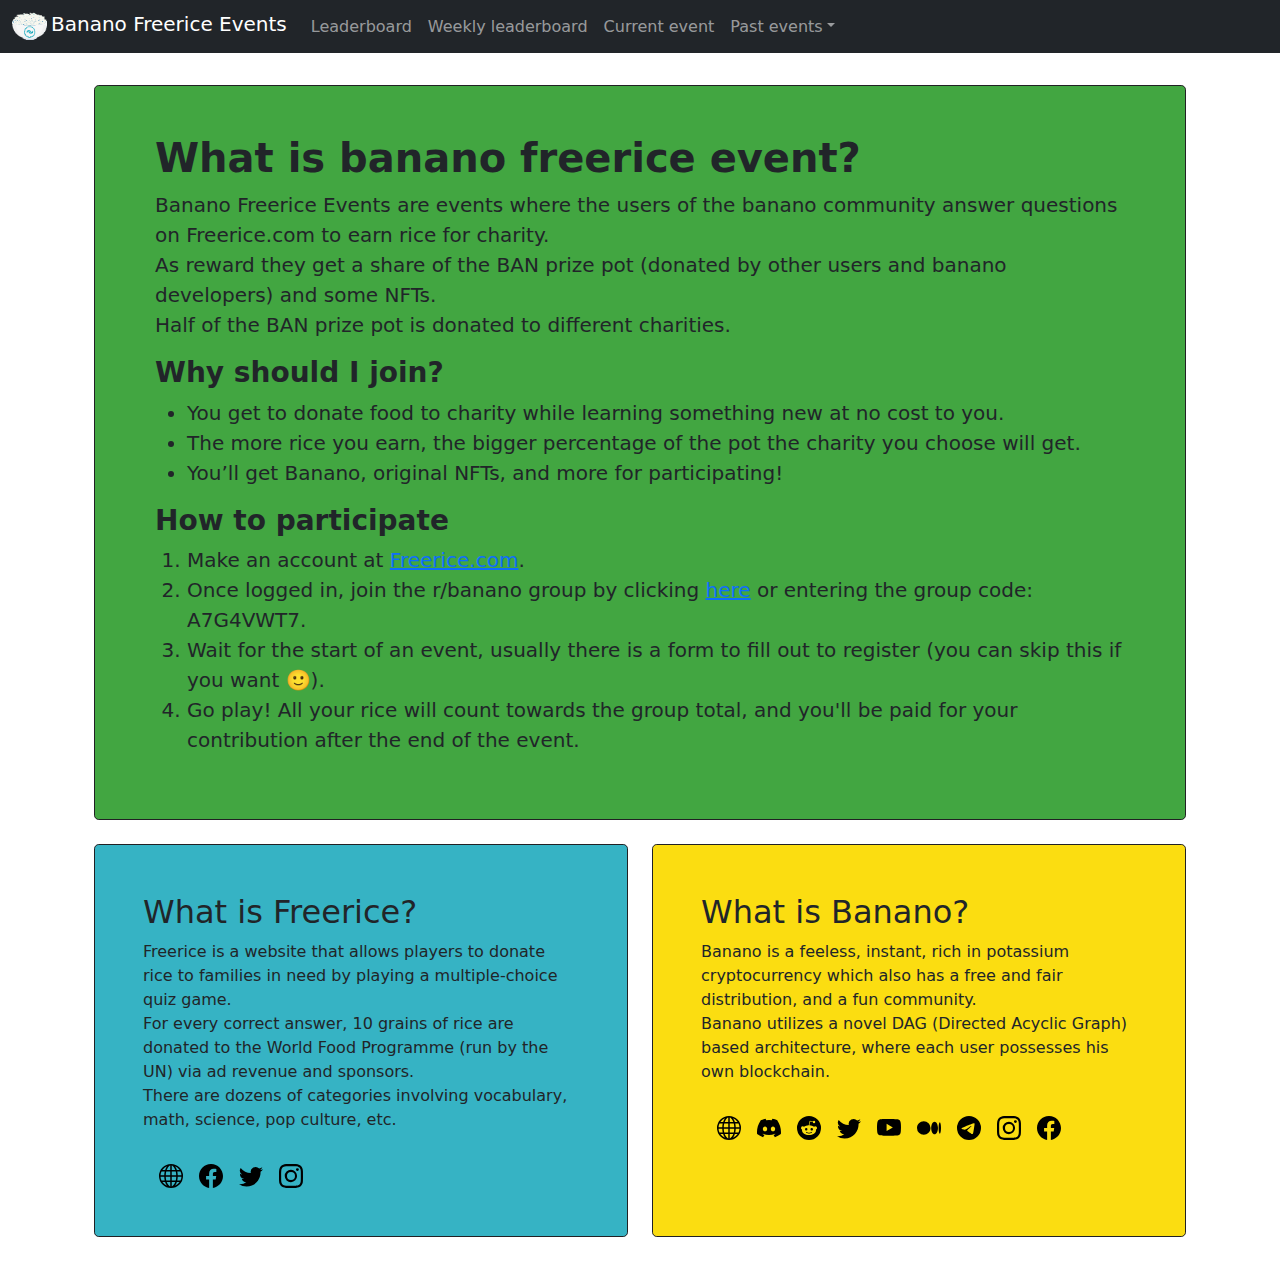
<file: index.html>
<!DOCTYPE html>
<html lang="en">
	<head>
    	<meta charset="utf-8">
    	<meta name="viewport" content="width=device-width, initial-scale=1">
    	<title>Banano Freerice Events</title>
		<link rel="icon" type="image/x-icon" href="img/icon.png">
		<link href="css/bootstrap.min.css" rel="stylesheet">
		<link href="css/style.min.css" rel="stylesheet">
		<meta property="og:title" content="Banano Freerice Events">
		<meta property="og:url" content="https://s-rv99.github.io/index.html">
		<meta property="og:image" content="https://s-rv99.github.io/img/icon.png">
		<meta property="og:type" content="website">
		<meta property="og:description" content="Here you can find data about every Banano Freerice event!">
		<meta property="og:locale" content="en">
	</head>
	<body>    
		<header>
			<nav class="navbar fixed-top navbar-expand-md navbar-dark bg-dark pt-1 pb-1">
				<div class="container-fluid">
					<a href="#" class="navbar-brand"><img src="img/icon.png" alt="Website logo" class="d-inline-block align-top me-1" width="35" height="35">Banano Freerice Events</a>
					<button class="navbar-toggler" type="button" data-bs-toggle="collapse" data-bs-target="#navbarNavAltMarkup" aria-controls="navbarNavAltMarkup" aria-expanded="false" aria-label="Toggle navigation">
						<span class="navbar-toggler-icon"></span>
					</button>
					<div class="collapse navbar-collapse" id="navbarNavAltMarkup">
						<div class="navbar-nav">
							<a class="nav-link" href="leaderboard.html">Leaderboard</a>
							<a class="nav-link" href="weekly.html">Weekly leaderboard</a>
							<a class="nav-link" href="event/current.html">Current event</a>
							<li class="nav-item dropdown">
								<a class="nav-link dropdown-toggle" href="#" id="navbarDropdown" role="button" data-bs-toggle="dropdown" aria-expanded="false">Past events</a>
								<ul class="dropdown-menu dropdown-menu-dark" aria-labelledby="navbarDropdown">
									<li><a class="dropdown-item" href="event/6.html">Freerice Event #6</a></li>
									<li><a class="dropdown-item" href="event/5.html">Freerice Event #5 - Animal Edition</a></li>
									<li><a class="dropdown-item" href="event/4.html">Freerice Event #4 - Free Fried Rice</a></li>
									<li><a class="dropdown-item" href="event/3.html">Freerice Event #3</a></li>
									<li><a class="dropdown-item" href="event/2.html">Freerice Event #2 - Freerice Holiday</a></li>
									<li><a class="dropdown-item" href="event/1.html">Freerice Event #1</a></li>
								</ul>
							</li>
						</div>
					</div>
				</div>
			</nav>
		</header>
		<main class="container">
			<div class="container py-4">
				<div class="p-5 mb-4 border rounded-3 banano-freerice-bg">
				  <div class="container-fluid">
					<h1 class="fs-1 fw-bold">What is banano freerice event?</h1>
					<p class="fs-5">Banano Freerice Events are events where the users of the banano community answer questions on Freerice.com to earn rice for charity.<br>As reward they get a share of the BAN prize pot (donated by other users and banano developers) and some NFTs.<br>Half of the BAN prize pot is donated to different charities.</p>
					<h2 class="fs-3 fw-bold">Why should I join?</h2>
					<ul class="fs-5">
						<li>You get to donate food to charity while learning something new at no cost to you.</li>
						<li>The more rice you earn, the bigger percentage of the pot the charity you choose will get.</li>
						<li>You’ll get Banano, original NFTs, and more for participating!</li>
					</ul>
					<h2 class="fs-3 fw-bold">How to participate</h2>
					<ol class="fs-5">
						<li>Make an account at <a href="https://freerice.com/">Freerice.com</a>.</li>
						<li>Once logged in, join the r/banano group by clicking <a href="https://freerice.com/group/57a09e6b-505f-4192-95d5-d214e139fe9f">here</a> or entering the group code: A7G4VWT7.</li>
						<li>Wait for the start of an event, usually there is a form to fill out to register (you can skip this if you want 🙂).</li>
						<li>Go play! All your rice will count towards the group total, and you'll be paid for your contribution after the end of the event.</li>
					</ol>
				  </div>
				</div>
			
				<div class="row align-items-md-stretch">
				  <div class="col-md-6">
					<div class="h-100 p-5 border rounded-3 freerice-bg">
					  	<h2>What is Freerice?</h2>
					  	<p>Freerice is a website that allows players to donate rice to families in need by playing a multiple-choice quiz game.<br>For every correct answer, 10 grains of rice are donated to the World Food Programme (run by the UN) via ad revenue and sponsors.<br>There are dozens of categories involving vocabulary, math, science, pop culture, etc.</p>
						<ul class="nav col justify-content-start list-unstyled d-flex pt-3">
							<li class="ms-3"><a class="text-muted" href="https://freerice.com/"><img src="img/web.svg" height="24px" width="24px" /></a></li>
							<li class="ms-3"><a class="text-muted" href="https://www.facebook.com/freerice"><img src="img/facebook.svg" height="24px" width="24px" /></a></li>
							<li class="ms-3"><a class="text-muted" href="https://twitter.com/Freerice"><img src="img/twitter.svg" height="24px" width="24px" /></a></li>
							<li class="ms-3"><a class="text-muted" href="https://www.instagram.com/wfpfreerice/"><img src="img/instagram.svg" height="24px" width="24px" /></a></li>
						</ul>
					</div>
				  </div>
				  <div class="col-md-6 space-top">
					<div class="h-100 p-5 border rounded-3 banano-bg">
					  <h2>What is Banano?</h2>
					  <p>Banano is a feeless, instant, rich in potassium cryptocurrency which also has a free and fair distribution, and a fun community.<br>Banano utilizes a novel DAG (Directed Acyclic Graph) based architecture, where each user possesses his own blockchain.</p>
					  <ul class="nav col justify-content-start list-unstyled d-flex pt-3">
						<li class="ms-3"><a class="text-muted" href="https://banano.cc/"><img src="img/web.svg" height="24px" width="24px" /></a></li>
						<li class="ms-3"><a class="text-muted" href="https://chat.banano.cc/"><img src="img/discord.svg" height="24px" width="24px" /></a></li>
						<li class="ms-3"><a class="text-muted" href="https://reddit.com/r/banano"><img src="img/reddit.svg" height="24px" width="24px" /></a></li>
						<li class="ms-3"><a class="text-muted" href="https://twitter.com/bananocoin"><img src="img/twitter.svg" height="24px" width="24px" /></a></li>
						<li class="ms-3"><a class="text-muted" href="https://www.youtube.com/c/bananopictures"><img src="img/youtube.svg" height="24px" width="24px" /></a></li>
						<li class="ms-3"><a class="text-muted" href="https://medium.com/banano"><img src="img/medium.svg" height="24px" width="24px" /></a></li>
						<li class="ms-3"><a class="text-muted" href="https://t.me/banano_official"><img src="img/telegram.svg" height="24px" width="24px" /></a></li>
						<li class="ms-3"><a class="text-muted" href="https://instagram.com/bananocurrency"><img src="img/instagram.svg" height="24px" width="24px" /></a></li>
						<li class="ms-3"><a class="text-muted" href="https://www.facebook.com/bananocurrency/"><img src="img/facebook.svg" height="24px" width="24px" /></a></li>
					</ul>
					</div>
				  </div>
				</div>
			  </div>
		</main>
		<script src="js/bootstrap.bundle.min.js"></script>
	</body>
</html>
</file>
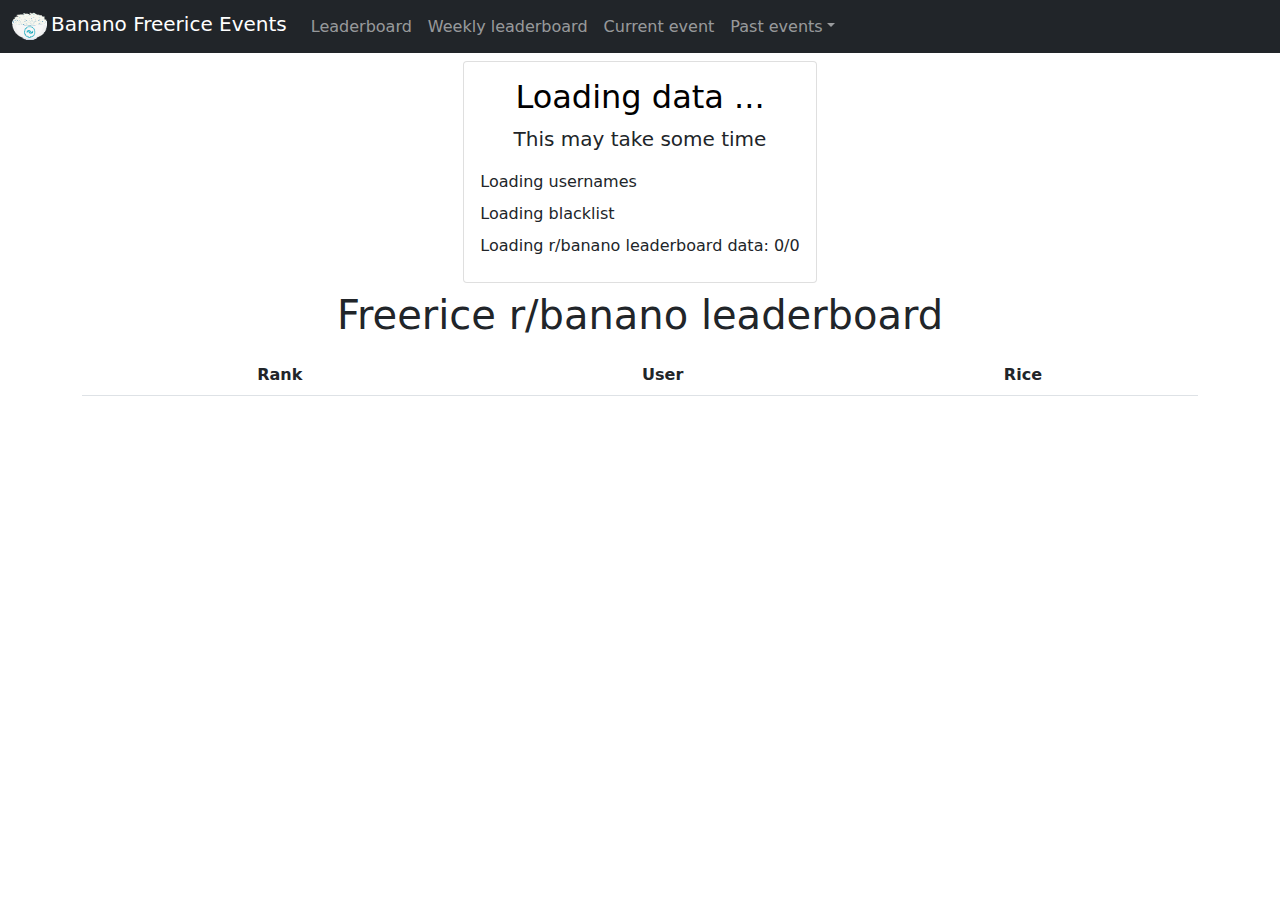
<file: leaderboard.html>
<!DOCTYPE html>
<html lang="en">
	<head>
    	<meta charset="utf-8">
    	<meta name="viewport" content="width=device-width, initial-scale=1">
    	<title>r/banano Freerice Leaderboard</title>
		<link rel="icon" type="image/x-icon" href="img/icon.png">
		<link href="css/bootstrap.min.css" rel="stylesheet">
		<link href="css/style.min.css" rel="stylesheet">
		<meta property="og:title" content="r/banano Freerice Leaderboard">
		<meta property="og:url" content="https://s-rv99.github.io/leaderboard.html">
		<meta property="og:image" content="https://s-rv99.github.io/img/icon.png">
		<meta property="og:type" content="website">
		<meta property="og:description" content="Here you can find the current r/banano Freerice leaderboard!">
		<meta property="og:locale" content="en">
	</head>
	<body>    
		<header>
			<nav class="navbar fixed-top navbar-expand-md navbar-dark bg-dark pt-1 pb-1">
				<div class="container-fluid">
					<a href="index.html" class="navbar-brand"><img src="img/icon.png" alt="Website logo" class="d-inline-block align-top me-1" width="35" height="35">Banano Freerice Events</a>
					<button class="navbar-toggler" type="button" data-bs-toggle="collapse" data-bs-target="#navbarNavAltMarkup" aria-controls="navbarNavAltMarkup" aria-expanded="false" aria-label="Toggle navigation">
						<span class="navbar-toggler-icon"></span>
					</button>
					<div class="collapse navbar-collapse" id="navbarNavAltMarkup">
						<div class="navbar-nav">
							<a class="nav-link" href="#">Leaderboard</a>
							<a class="nav-link" href="weekly.html">Weekly leaderboard</a>
							<a class="nav-link" href="event/current.html">Current event</a>
							<li class="nav-item dropdown">
								<a class="nav-link dropdown-toggle" href="#" id="navbarDropdown" role="button" data-bs-toggle="dropdown" aria-expanded="false">Past events</a>
								<ul class="dropdown-menu dropdown-menu-dark" aria-labelledby="navbarDropdown">
									<li><a class="dropdown-item" href="event/6.html">Freerice Event #6</a></li>
									<li><a class="dropdown-item" href="event/5.html">Freerice Event #5 - Animal Edition</a></li>
									<li><a class="dropdown-item" href="event/4.html">Freerice Event #4 - Free Fried Rice</a></li>
									<li><a class="dropdown-item" href="event/3.html">Freerice Event #3</a></li>
									<li><a class="dropdown-item" href="event/2.html">Freerice Event #2 - Freerice Holiday</a></li>
									<li><a class="dropdown-item" href="event/1.html">Freerice Event #1</a></li>
								</ul>
							</li>
						</div>
					</div>
				</div>
			</nav>
		</header>
			<main class="container" id="lead">
				<div class="px-3" id="load">
					<div class="card mx-auto lcard">
						<div class="card-body">
							  <h2 class="card-title text-black text-center">Loading data ...</h2>
							  <p class="card-text text-dark text-center fs-5">This may take some time</p>
							  <p class="card-text mb-2 text-dark">Loading usernames <span id="l1"></span></p>
							  <p class="card-text mb-2 text-dark">Loading blacklist <span id="l2"></span></p>
							 <p class="card-text mb-2 text-dark">Loading r/banano leaderboard data: <span id="l3">0/0</span></p>
						</div>
					</div>
				</div>
				<h1 class="mt-2 mb-3 text-center">Freerice r/banano leaderboard</h1>
				<div class="table-responsive">
				<table class="table text-center align-middle mb-4">
					<thead>
						<tr>
							<th scope="col">Rank</th>
							<th scope="col">User</th>
							<th scope="col">Rice</th>
						</tr>
					</thead>
					<tbody id="b">
					</tbody>
					<tfoot id="f">
					</tfoot>
				</table>
				</div>
			</main>
  			<footer class="mt-auto"></footer>
		</div>
		<script src="js/bootstrap.bundle.min.js"></script>
		<script src="js/loadData.min.js"></script>
	</body>
</html>
</file>
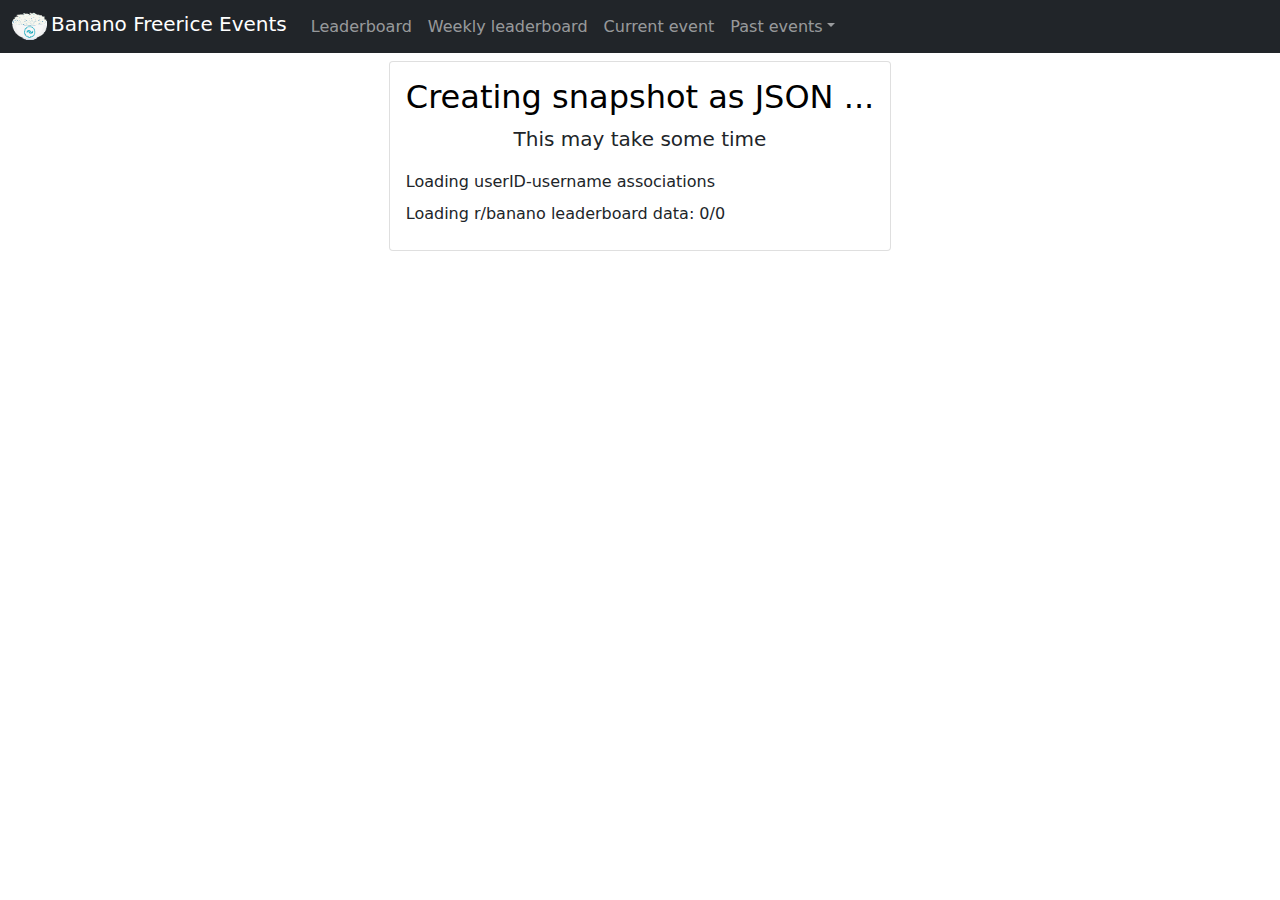
<file: snapshot.html>
<!DOCTYPE html>
<html lang="en">
	<head>
    	<meta charset="utf-8">
    	<meta name="viewport" content="width=device-width, initial-scale=1">
    	<title>Create a snapshot of r/banano Freerice Leaderboard</title>
		<link rel="icon" type="image/x-icon" href="img/icon.png">
		<link href="css/bootstrap.min.css" rel="stylesheet">
		<link href="css/style.min.css" rel="stylesheet">
		<meta property="og:title" content="Create a snapshot of r/banano Freerice Leaderboard">
		<meta property="og:url" content="https://s-rv99.github.io/snapshot.html">
		<meta property="og:image" content="https://s-rv99.github.io/img/icon.png">
		<meta property="og:type" content="website">
		<meta property="og:description" content="Here you can create a snapshot of r/banano Freerice Leaderboard!">
		<meta property="og:locale" content="en">
	</head>
	<body>    
		<header>
			<nav class="navbar fixed-top navbar-expand-md navbar-dark bg-dark pt-1 pb-1">
				<div class="container-fluid">
					<a href="index.html" class="navbar-brand"><img src="img/icon.png" alt="Website logo" class="d-inline-block align-top me-1" width="35" height="35">Banano Freerice Events</a>
					<button class="navbar-toggler" type="button" data-bs-toggle="collapse" data-bs-target="#navbarNavAltMarkup" aria-controls="navbarNavAltMarkup" aria-expanded="false" aria-label="Toggle navigation">
						<span class="navbar-toggler-icon"></span>
					</button>
					<div class="collapse navbar-collapse" id="navbarNavAltMarkup">
						<div class="navbar-nav">
							<a class="nav-link" href="leaderboard.html">Leaderboard</a>
							<a class="nav-link" href="weekly.html">Weekly leaderboard</a>
							<a class="nav-link" href="event/current.html">Current event</a>
							<li class="nav-item dropdown">
								<a class="nav-link dropdown-toggle" href="#" id="navbarDropdown" role="button" data-bs-toggle="dropdown" aria-expanded="false">Past events</a>
								<ul class="dropdown-menu dropdown-menu-dark" aria-labelledby="navbarDropdown">
									<li><a class="dropdown-item" href="event/6.html">Freerice Event #6</a></li>
									<li><a class="dropdown-item" href="event/5.html">Freerice Event #5 - Animal Edition</a></li>
									<li><a class="dropdown-item" href="event/4.html">Freerice Event #4 - Free Fried Rice</a></li>
									<li><a class="dropdown-item" href="event/3.html">Freerice Event #3</a></li>
									<li><a class="dropdown-item" href="event/2.html">Freerice Event #2 - Freerice Holiday</a></li>
									<li><a class="dropdown-item" href="event/1.html">Freerice Event #1</a></li>
								</ul>
							</li>
						</div>
					</div>
				</div>
			</nav>
		</header>
        <main>
            <div class="px-3" id="load">
                <div class="card mx-auto lcard">
                    <div class="card-body">
                          <h2 class="card-title text-black text-center">Creating snapshot as JSON ...</h2>
                          <p class="card-text text-dark text-center fs-5">This may take some time</p>
                          <p class="card-text mb-2 text-dark">Loading userID-username associations <span id="l1"></span></p>
                         <p class="card-text mb-2 text-dark">Loading r/banano leaderboard data: <span id="l2">0/0</span></p>
                    </div>
                </div>
            </div>
        </main>
        <p id="jsontext"></p>
        <script src="js/bootstrap.bundle.min.js"></script>
		<script src="js/createSnapshot.js"></script>
    </body>
</html>
</file>
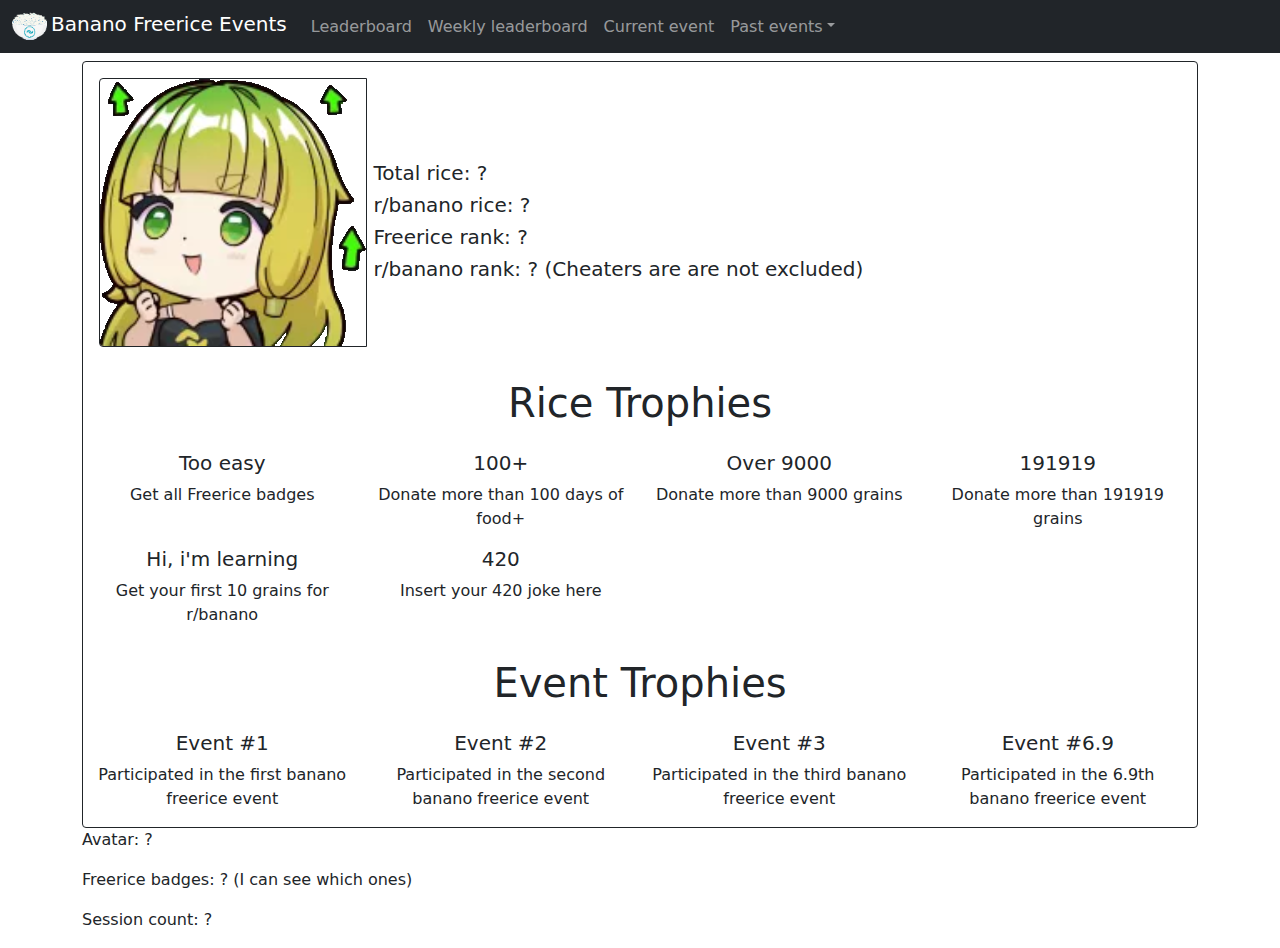
<file: user.html>
<!DOCTYPE html>
<html lang="en">
	<head>
    	<meta charset="utf-8">
    	<meta name="viewport" content="width=device-width, initial-scale=1">
    	<title>Banano Freerice Events</title>
		<link rel="icon" type="image/x-icon" href="img/icon.png">
		<link href="css/bootstrap.min.css" rel="stylesheet">
		<link href="css/style.min.css" rel="stylesheet">
		<meta property="og:title" content="Banano Freerice Events">
		<meta property="og:url" content="https://s-rv99.github.io/index.html">
		<meta property="og:image" content="https://s-rv99.github.io/img/icon.png">
		<meta property="og:type" content="website">
		<meta property="og:description" content="Here you can find data about every Banano Freerice event!">
		<meta property="og:locale" content="en">
	</head>
	<body>    
		<header>
			<nav class="navbar fixed-top navbar-expand-md navbar-dark bg-dark pt-1 pb-1">
				<div class="container-fluid">
					<a href="#" class="navbar-brand"><img src="img/icon.png" alt="Website logo" class="d-inline-block align-top me-1" width="35" height="35">Banano Freerice Events</a>
					<button class="navbar-toggler" type="button" data-bs-toggle="collapse" data-bs-target="#navbarNavAltMarkup" aria-controls="navbarNavAltMarkup" aria-expanded="false" aria-label="Toggle navigation">
						<span class="navbar-toggler-icon"></span>
					</button>
					<div class="collapse navbar-collapse" id="navbarNavAltMarkup">
						<div class="navbar-nav">
							<a class="nav-link" href="leaderboard.html">Leaderboard</a>
							<a class="nav-link" href="weekly.html">Weekly leaderboard</a>
							<a class="nav-link" href="event/current.html">Current event</a>
							<li class="nav-item dropdown">
								<a class="nav-link dropdown-toggle" href="#" id="navbarDropdown" role="button" data-bs-toggle="dropdown" aria-expanded="false">Past events</a>
								<ul class="dropdown-menu dropdown-menu-dark" aria-labelledby="navbarDropdown">
									<li><a class="dropdown-item" href="event/6.html">Freerice Event #6</a></li>
									<li><a class="dropdown-item" href="event/5.html">Freerice Event #5 - Animal Edition</a></li>
									<li><a class="dropdown-item" href="event/4.html">Freerice Event #4 - Free Fried Rice</a></li>
									<li><a class="dropdown-item" href="event/3.html">Freerice Event #3</a></li>
									<li><a class="dropdown-item" href="event/2.html">Freerice Event #2 - Freerice Holiday</a></li>
									<li><a class="dropdown-item" href="event/1.html">Freerice Event #1</a></li>
								</ul>
							</li>
						</div>
					</div>
				</div>
			</nav>
		</header>
		<main class="container">
			<div class="container border border-dark rounded">
				<div class="row">
				  	<div class="col-sm-3 align-self-center px-0 ml-5">
						<img src="img/banchan.png" class="img-fluid rounded-start mx-3 my-3 border border-dark" alt="hey" style="max-width: 540px;">
				  	</div>
				  	<div class="col-sm-9 align-self-center">
						<h1 class="card-title mb-0" id="username"></h1>
					  	<p class="card-text text-muted" id="uuid"></p>
						<h5 class="card-text">Total rice: <span id="totrice">?</span></h5>
						<h5 class="card-text">r/banano rice: <span id="grouprice">?</span></h5>
						<h5 class="card-text">Freerice rank: <span id="totrank">?</span></h5>
						<h5 class="card-text">r/banano rank: <span id="grouprank">?</span> (Cheaters are are not excluded)</h5>
				  	</div>
				</div>
				<h1 class="py-3 text-center">Rice Trophies</h1>
				<div class="row">
					<div class="col-sm-3">
						<h5 class="text-center">Too easy</h5>
						<p class="text-center">Get all Freerice badges</p>
					</div>
					<div class="col-sm-3">
						<h5 class="text-center">100+</h5>
						<p class="text-center">Donate more than 100 days of food+</p>
					</div>
					<div class="col-sm-3">
						<h5 class="text-center">Over 9000</h5>
						<p class="text-center">Donate more than 9000 grains</p>
					</div>
					<div class="col-sm-3">
						<h5 class="text-center">191919</h5>
						<p class="text-center">Donate more than 191919 grains</p>
					</div>
				</div>
				<div class="row">
					<div class="col-sm-3">
						<h5 class="text-center">Hi, i'm learning</h5>
						<p class="text-center">Get your first 10 grains for r/banano</p>
					</div>
					<div class="col-sm-3">
						<h5 class="text-center">420</h5>
						<p class="text-center">Insert your 420 joke here</p>
					</div>
				</div>
				<h1 class="py-3 text-center">Event Trophies</h1>
				<div class="row">
					<div class="col-sm-3">
						<h5 class="text-center">Event #1</h5>
						<p class="text-center">Participated in the first banano freerice event</p>
					</div>
					<div class="col-sm-3">
						<h5 class="text-center">Event #2</h5>
						<p class="text-center">Participated in the second banano freerice event</p>
					</div>
					<div class="col-sm-3">
						<h5 class="text-center">Event #3</h5>
						<p class="text-center">Participated in the third banano freerice event</p>
					</div>
					<div class="col-sm-3">
						<h5 class="text-center">Event #6.9</h5>
						<p class="text-center">Participated in the 6.9th banano freerice event</p>
					</div>
				</div>
			</div>
			<p>Avatar: <span id="avatar">?</span></p>
			<p>Freerice badges: <span id="badges">?</span> (I can see which ones)</p>
			<p>Session count: <span id="sessions">?</span></p>
		</main>
		<script src="js/bootstrap.bundle.min.js"></script>
		<script src="js/user.js"></script>
	</body>
</html>
</file>
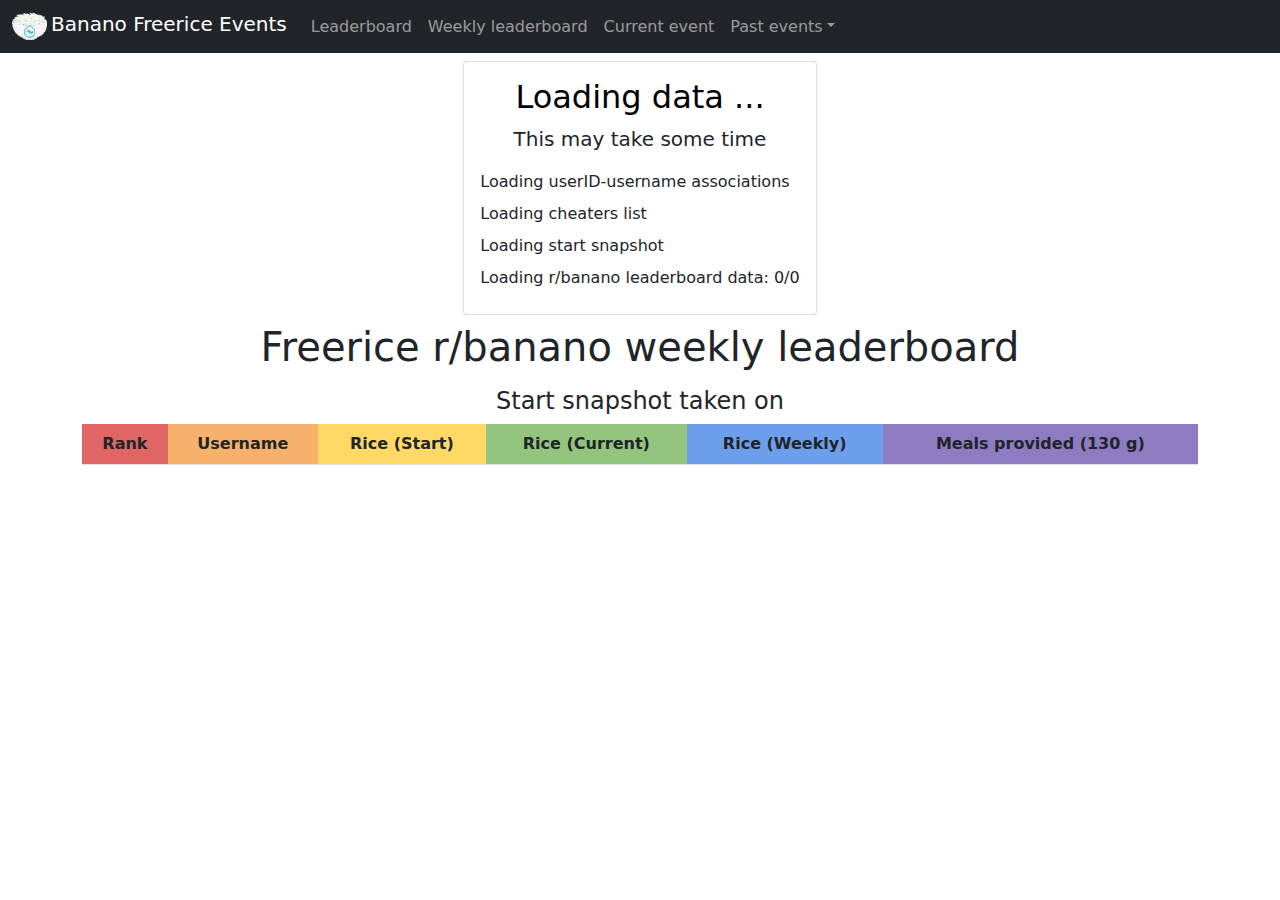
<file: weekly.html>
<!DOCTYPE html>
<html lang="en">
	<head>
    	<meta charset="utf-8">
    	<meta name="viewport" content="width=device-width, initial-scale=1">
    	<title>r/banano Freerice Weekly Leaderboard</title>
		<link rel="icon" type="image/x-icon" href="img/icon.png">
		<link href="css/bootstrap.min.css" rel="stylesheet">
		<link href="css/style.min.css" rel="stylesheet">
		<meta property="og:title" content="r/banano Freerice Weekly Leaderboard">
		<meta property="og:url" content="https://s-rv99.github.io/leaderboard.html">
		<meta property="og:image" content="https://s-rv99.github.io/img/icon.png">
		<meta property="og:type" content="website">
		<meta property="og:description" content="Here you can find the current r/banano Freerice weekly leaderboard!">
		<meta property="og:locale" content="en">
	</head>
	<body>    
		<header>
			<nav class="navbar fixed-top navbar-expand-md navbar-dark bg-dark pt-1 pb-1">
				<div class="container-fluid">
					<a href="index.html" class="navbar-brand"><img src="img/icon.png" alt="Website logo" class="d-inline-block align-top me-1" width="35" height="35">Banano Freerice Events</a>
					<button class="navbar-toggler" type="button" data-bs-toggle="collapse" data-bs-target="#navbarNavAltMarkup" aria-controls="navbarNavAltMarkup" aria-expanded="false" aria-label="Toggle navigation">
						<span class="navbar-toggler-icon"></span>
					</button>
					<div class="collapse navbar-collapse" id="navbarNavAltMarkup">
						<div class="navbar-nav">
							<a class="nav-link" href="leaderboard.html">Leaderboard</a>
							<a class="nav-link" href="#">Weekly leaderboard</a>
							<a class="nav-link" href="event/current.html">Current event</a>
							<li class="nav-item dropdown">
								<a class="nav-link dropdown-toggle" href="#" id="navbarDropdown" role="button" data-bs-toggle="dropdown" aria-expanded="false">Past events</a>
								<ul class="dropdown-menu dropdown-menu-dark" aria-labelledby="navbarDropdown">
									<li><a class="dropdown-item" href="event/6.html">Freerice Event #6</a></li>
									<li><a class="dropdown-item" href="event/5.html">Freerice Event #5 - Animal Edition</a></li>
									<li><a class="dropdown-item" href="event/4.html">Freerice Event #4 - Free Fried Rice</a></li>
									<li><a class="dropdown-item" href="event/3.html">Freerice Event #3</a></li>
									<li><a class="dropdown-item" href="event/2.html">Freerice Event #2 - Freerice Holiday</a></li>
									<li><a class="dropdown-item" href="event/1.html">Freerice Event #1</a></li>
								</ul>
							</li>
						</div>
					</div>
				</div>
			</nav>
		</header>
			<main class="container" id="lead">
				<div class="px-3" id="load">
					<div class="card mx-auto lcard">
						<div class="card-body">
							  <h2 class="card-title text-black text-center">Loading data ...</h2>
							  <p class="card-text text-dark text-center fs-5">This may take some time</p>
							  <p class="card-text mb-2 text-dark">Loading userID-username associations <span id="l1"></span></p>
							  <p class="card-text mb-2 text-dark">Loading cheaters list <span id="l2"></span></p>
							  <p class="card-text mb-2 text-dark">Loading start snapshot <span id="l4"></span></p>
							 <p class="card-text mb-2 text-dark">Loading r/banano leaderboard data: <span id="l3">0/0</span></p>
						</div>
					</div>
				</div>
				<h1 class="mt-2 mb-3 text-center">Freerice r/banano weekly leaderboard</h1>
				<h4 class="text-center">Start snapshot taken on <span id="startdate"></span></h4>
				<div class="table-responsive" id="tab">
				<table class="table text-center align-middle mb-4">
					<thead>
						<tr>
                <th class="align-middle" scope="col" style="background-color: #E06666;">Rank</th>
                <th class="align-middle" scope="col" style="background-color: #F6B26B;">Username</th>
                <th class="align-middle" scope="col" style="background-color: #FFD966;">Rice (Start)</th>
                <th class="align-middle" scope="col" style="background-color: #93C47D;">Rice (Current)</th>
                <th class="align-middle" scope="col" style="background-color: #6D9EEB;">Rice (Weekly)</th>
                <th class="align-middle" scope="col" style="background-color: #8E7CC3;">Meals provided (130 g)</th>
            </tr>
					</thead>
					<tbody id="b">
					</tbody>
					<tfoot id="f">
					</tfoot>
				</table>
				</div>
			</main>
  			<footer class="mt-auto"></footer>
		</div>
		<script src="js/bootstrap.bundle.min.js"></script>
		<script src="js/loadWeeklyData.js"></script>
	</body>
</html>
</file>
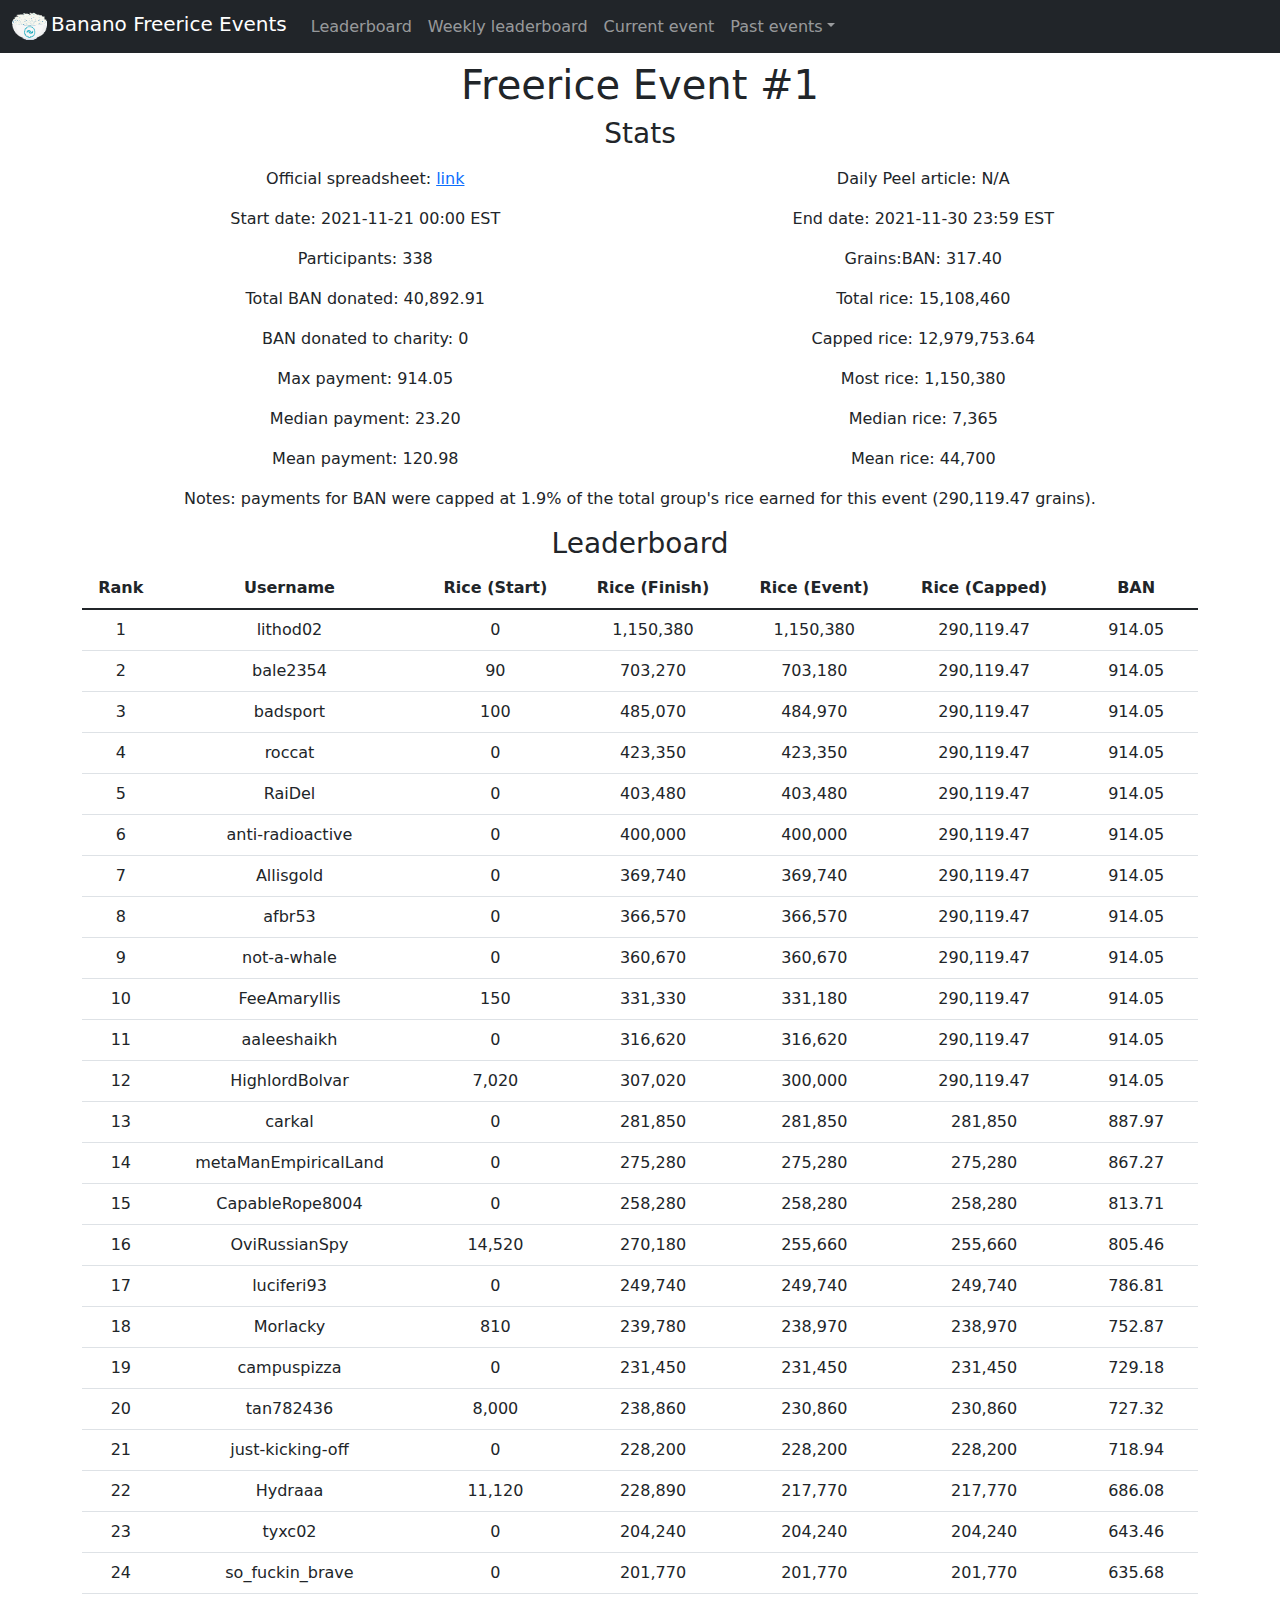
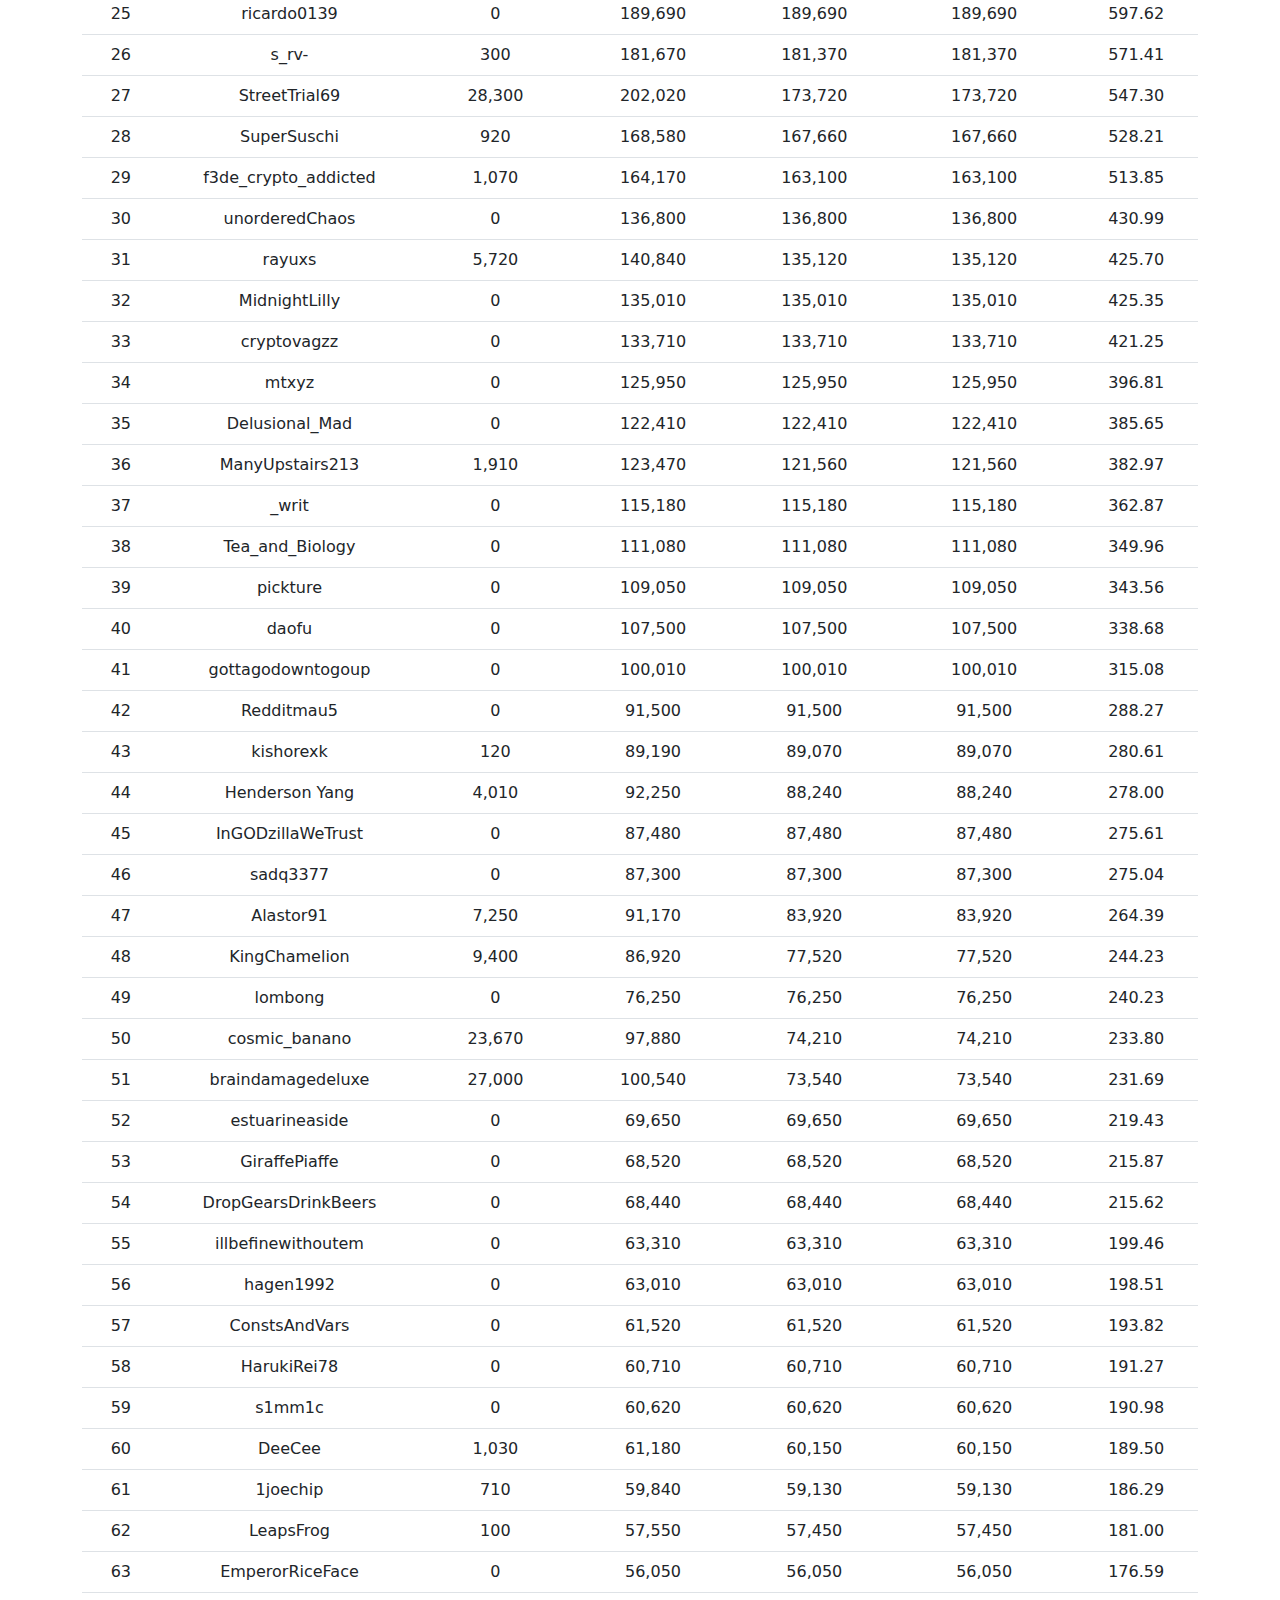
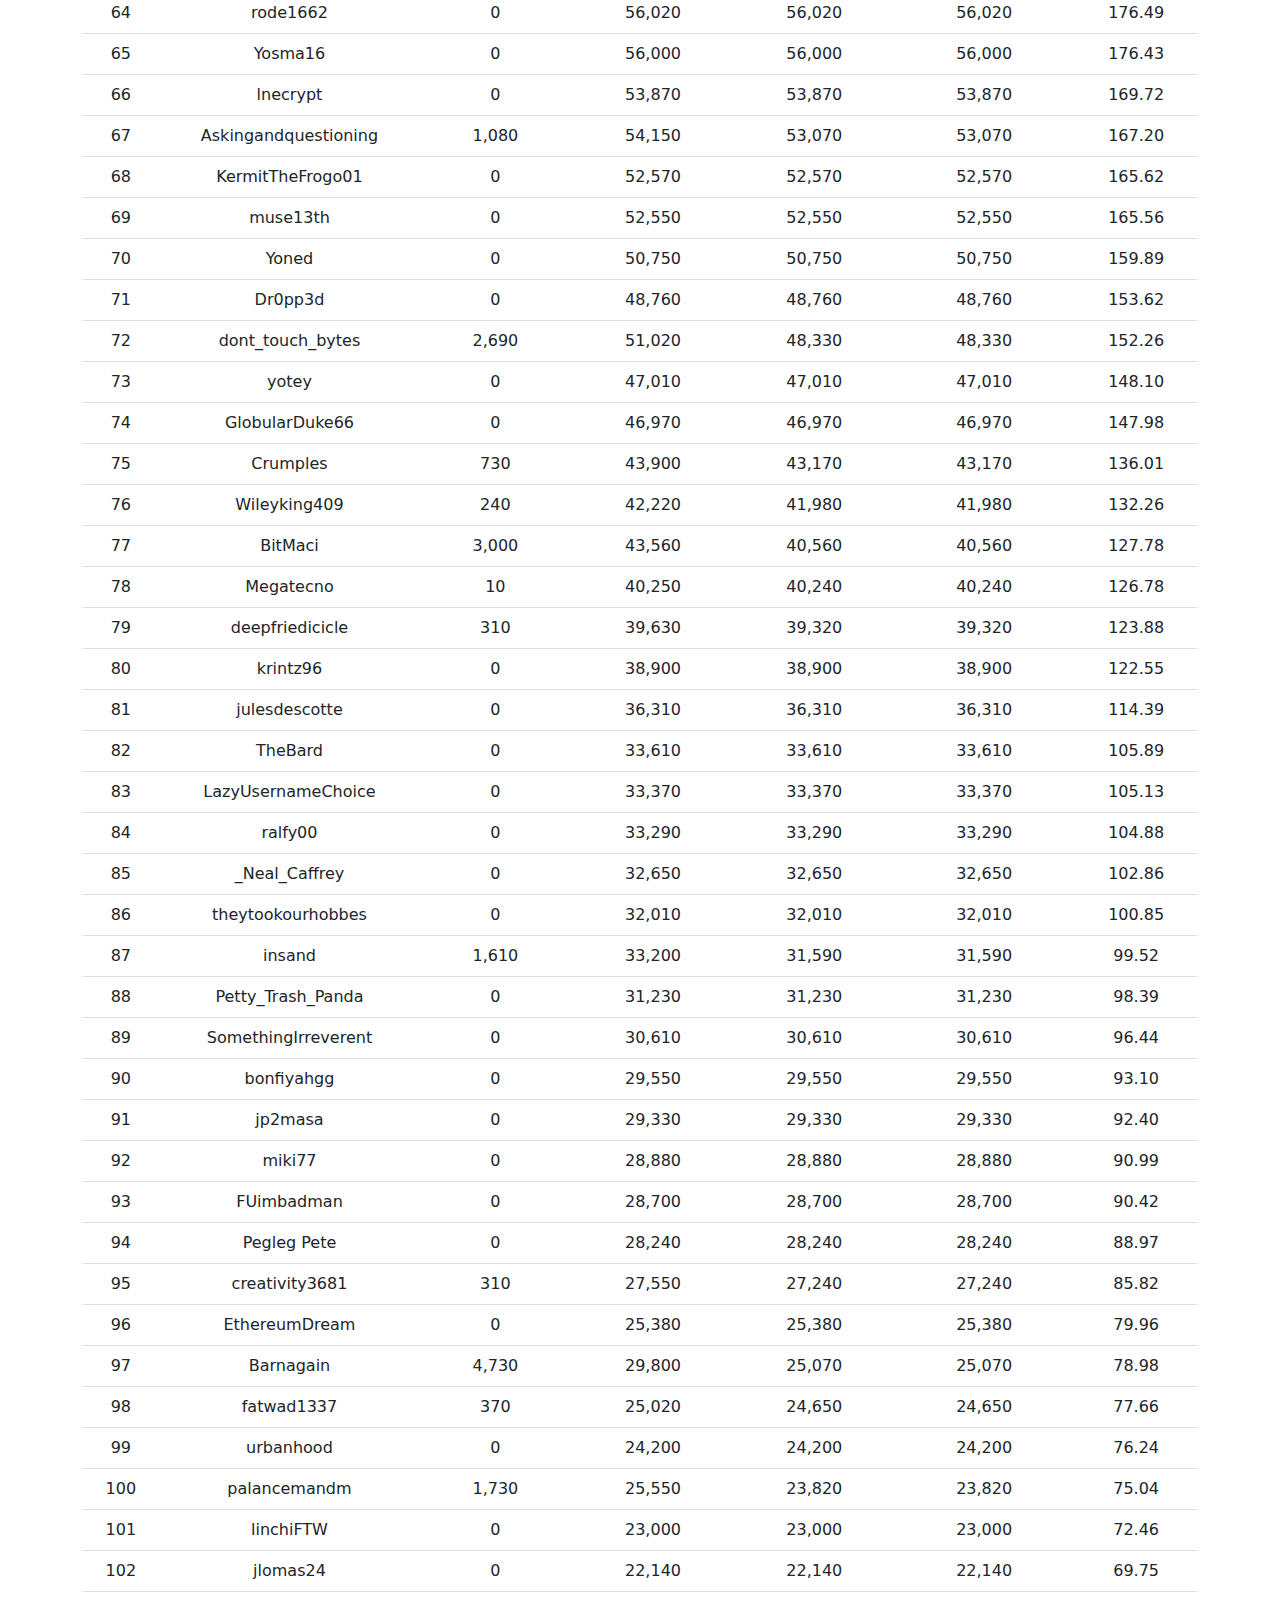
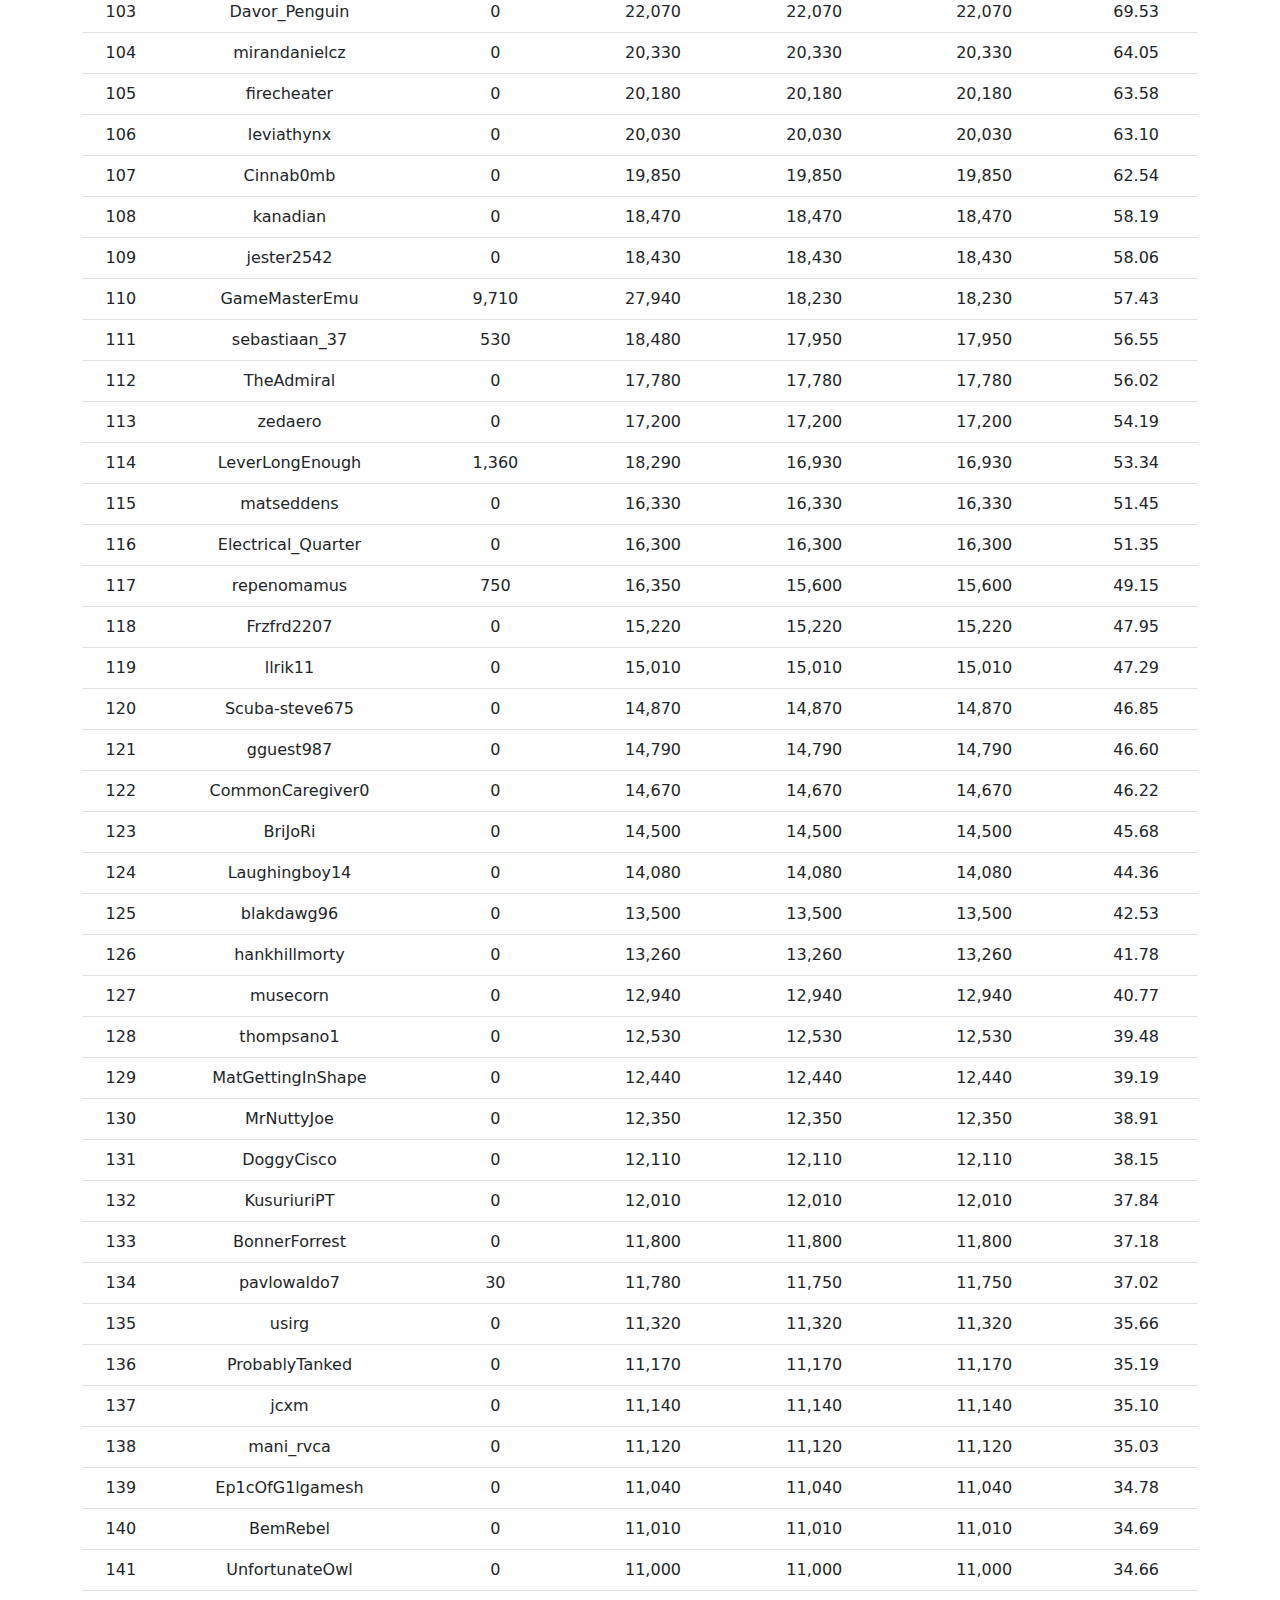
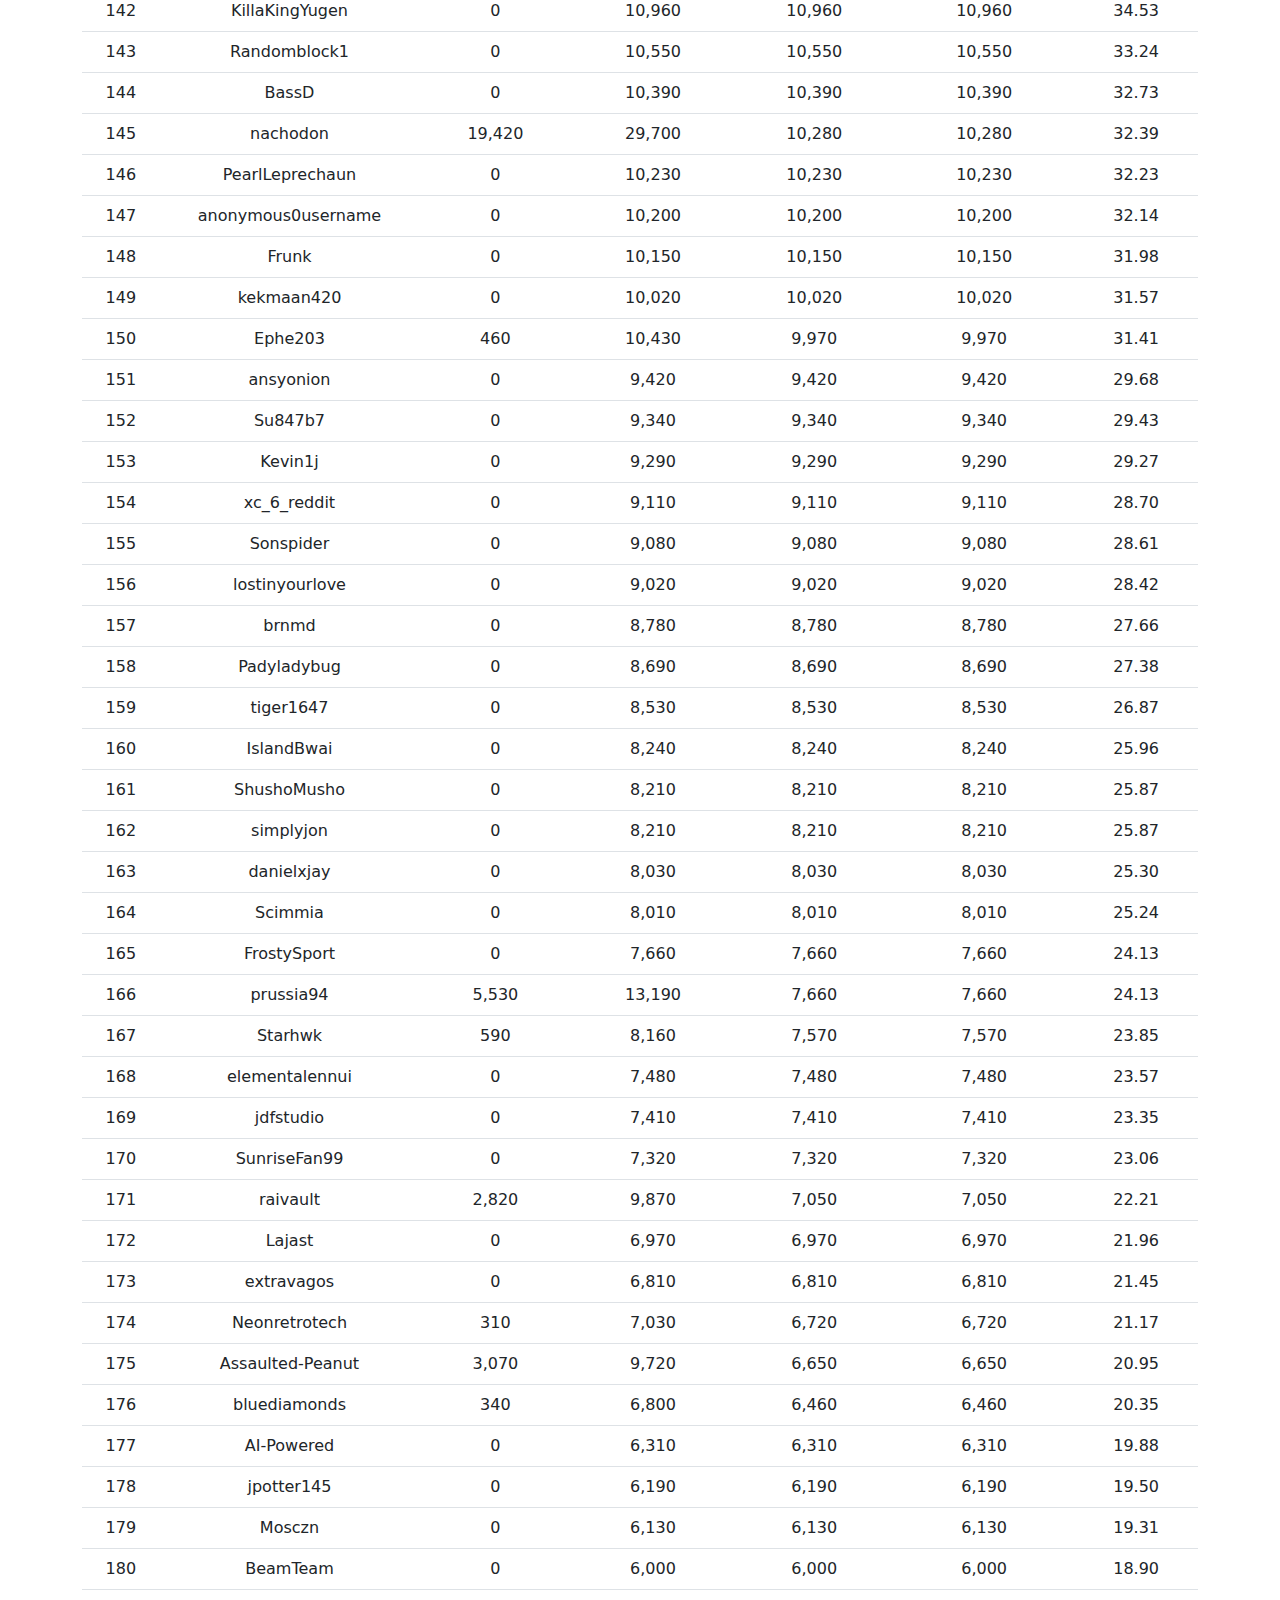
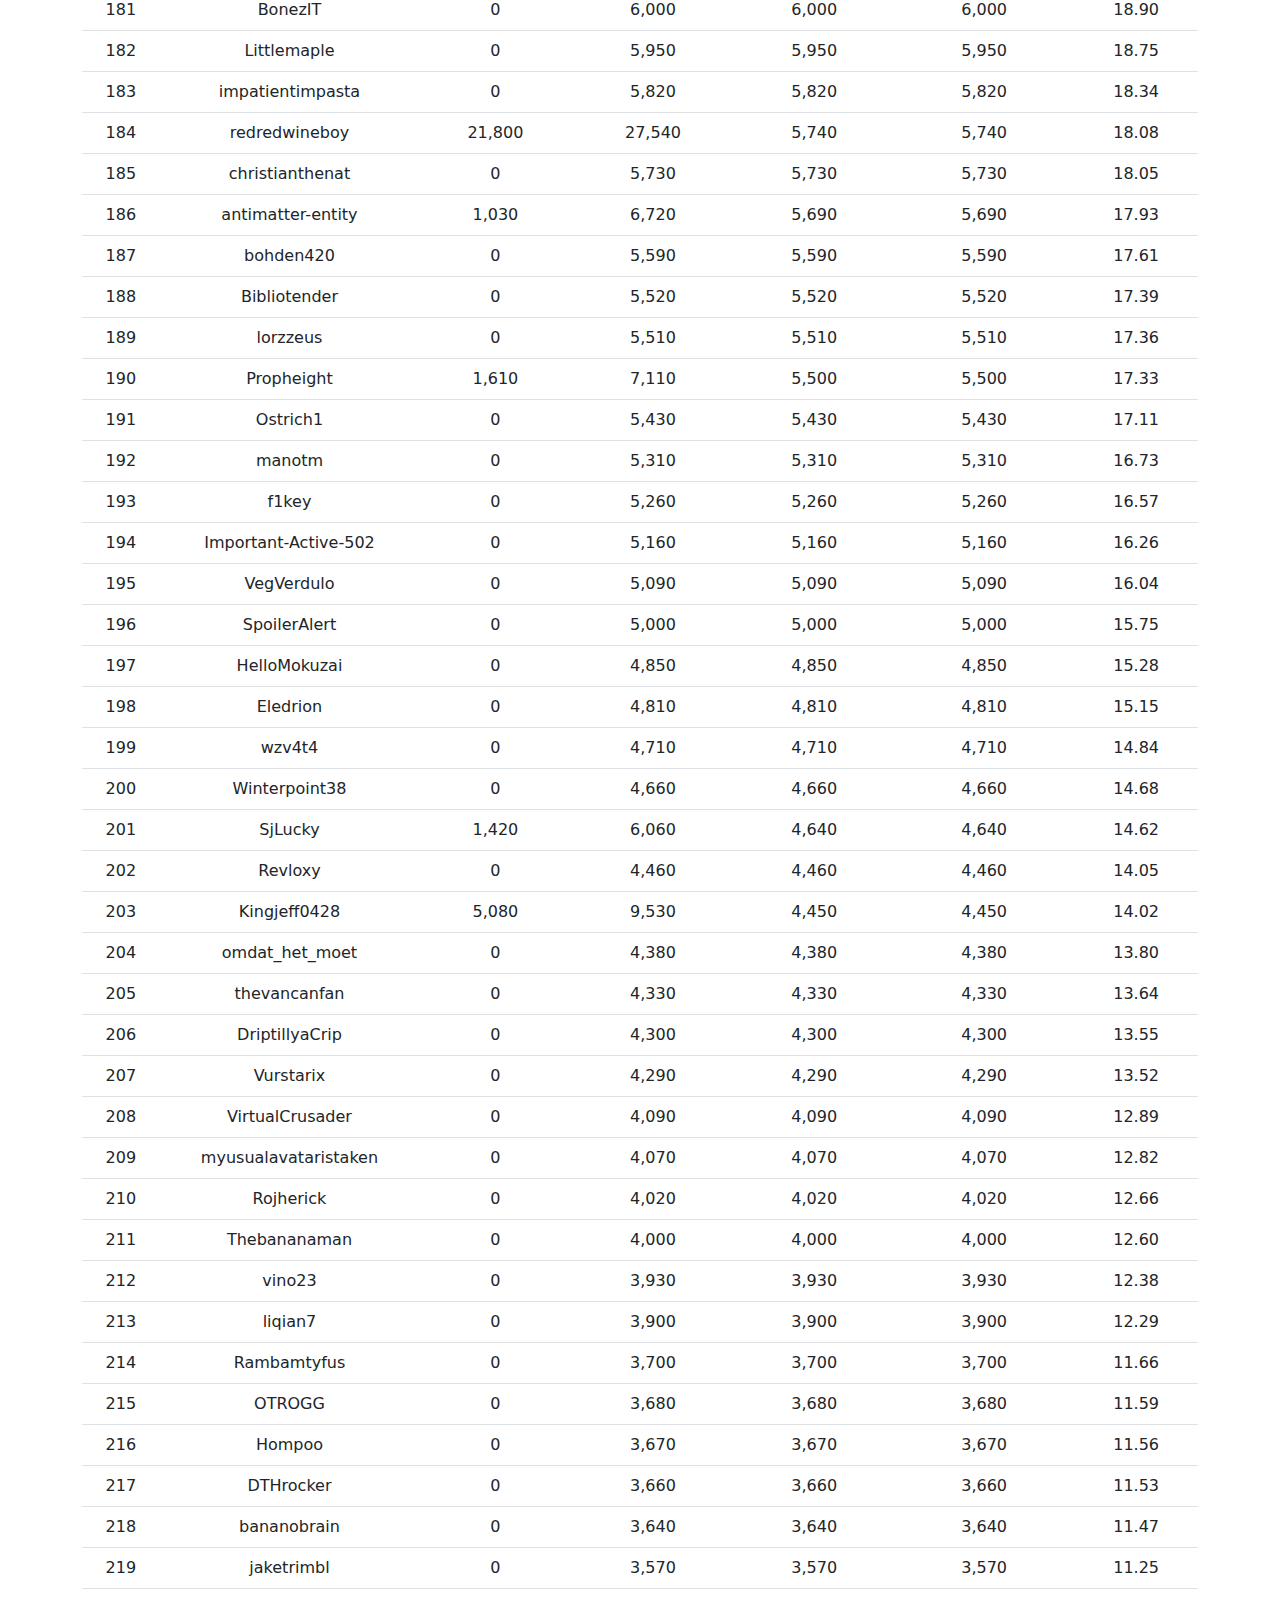
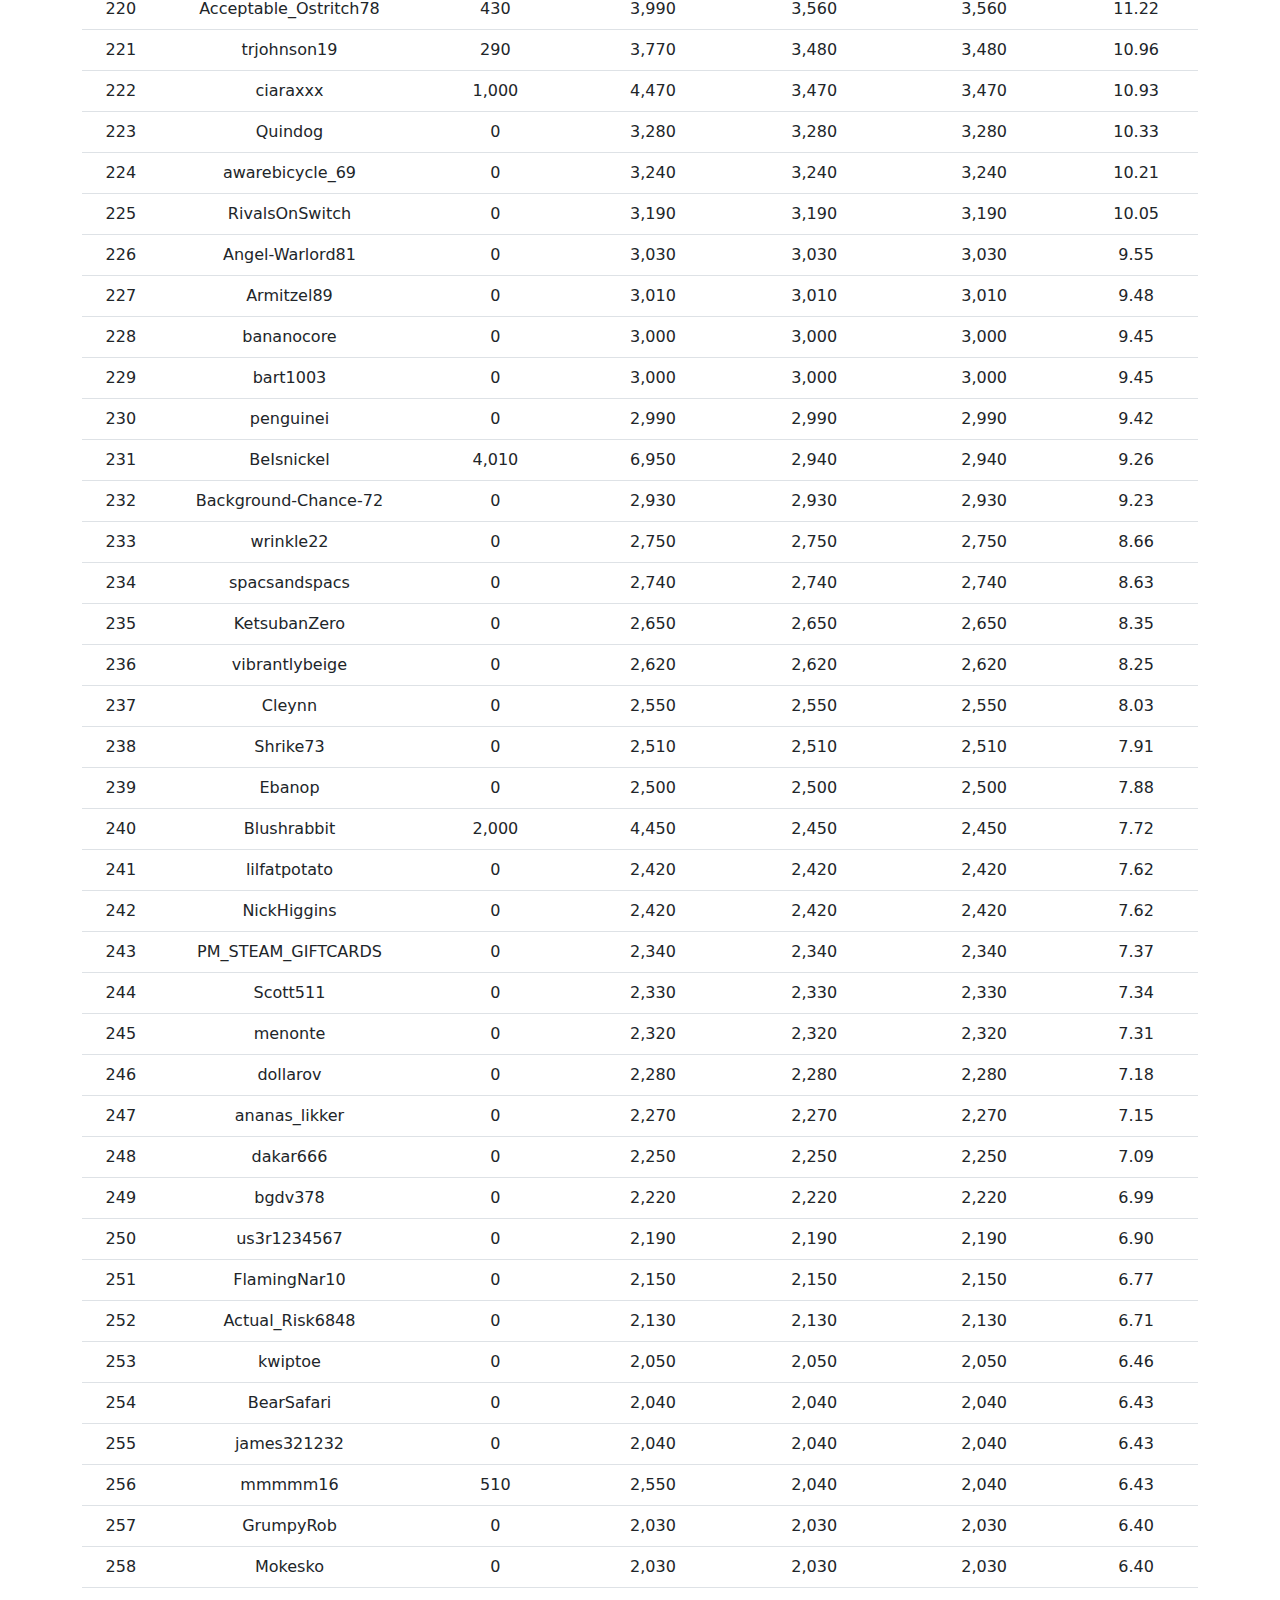
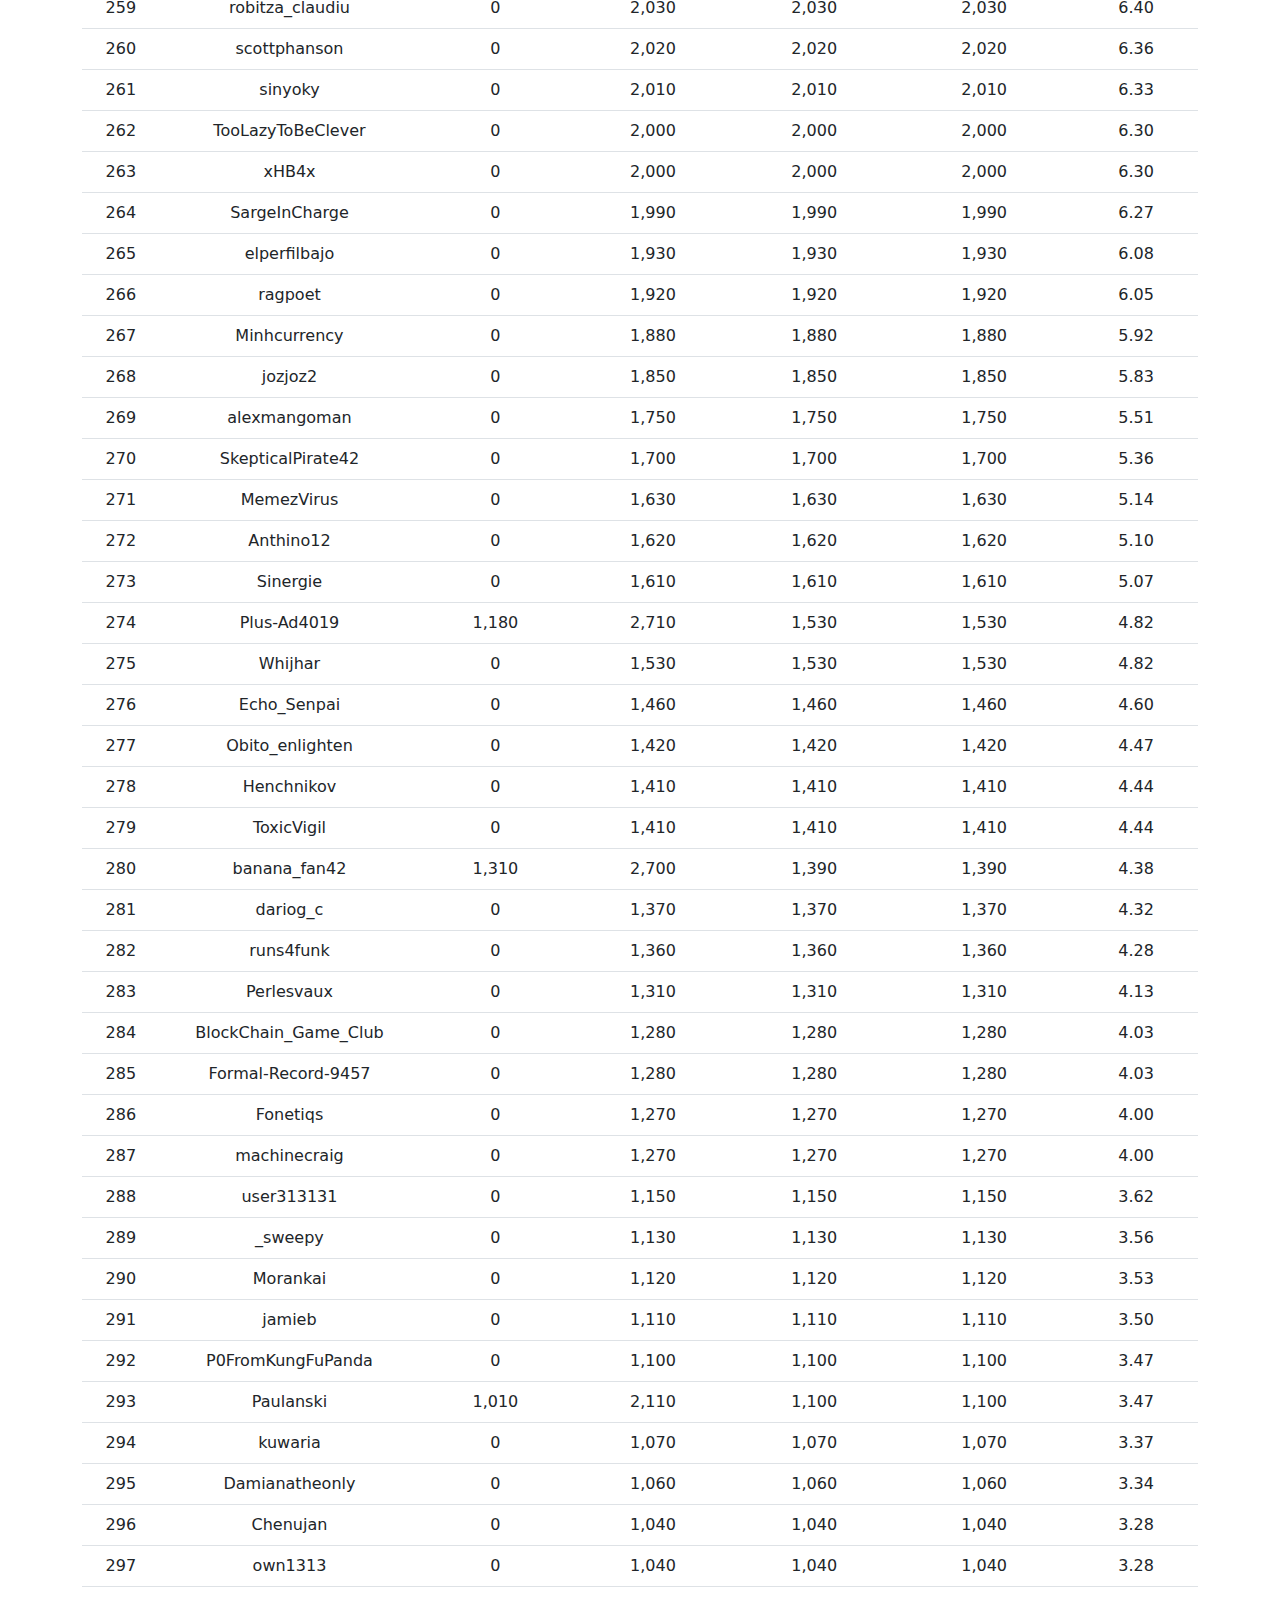
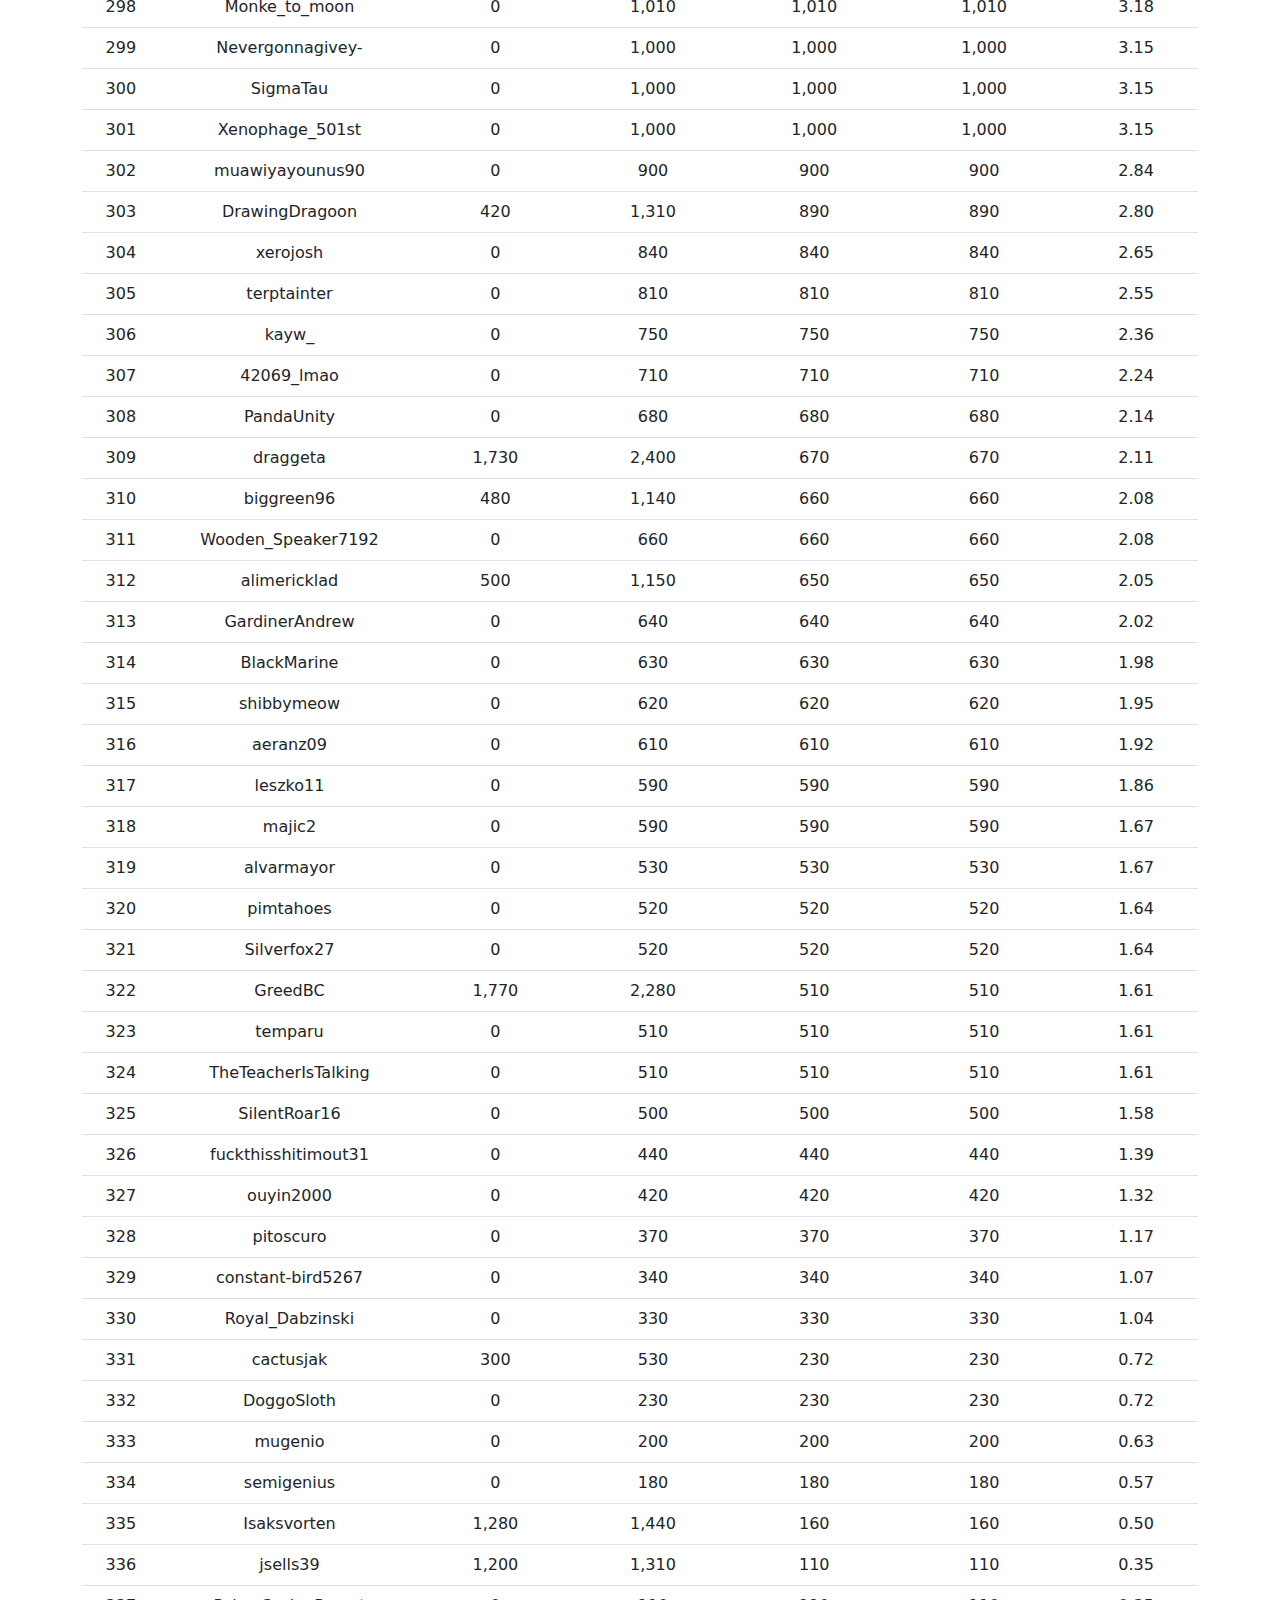
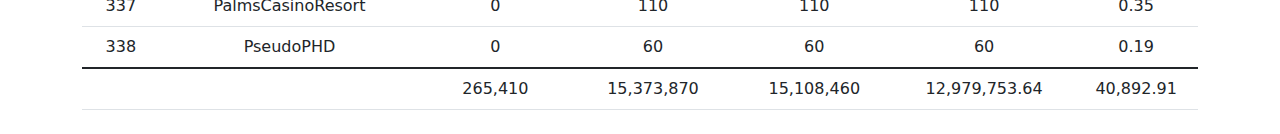
<file: event/1.html>
<!DOCTYPE html>
<html lang="en">
	<head>
    	<meta charset="utf-8">
    	<meta name="viewport" content="width=device-width, initial-scale=1">
    	<title>Banano Freerice Event #1</title>
		<link rel="icon" type="image/x-icon" href="../img/icon.png">
		<link href="../css/bootstrap.min.css" rel="stylesheet">
		<link href="../css/style.min.css" rel="stylesheet">
		<meta property="og:title" content="Banano Freerice Event #1">
		<meta property="og:url" content="https://s-rv99.github.io/event/1.html">
		<meta property="og:image" content="https://s-rv99.github.io/img/icon.png">
		<meta property="og:type" content="website">
		<meta property="og:description" content="Here you can find data about the first Banano Freerice event!">
		<meta property="og:locale" content="en">
	</head>
	<body>    
		<header>
			<nav class="navbar fixed-top navbar-expand-md navbar-dark bg-dark pt-1 pb-1">
				<div class="container-fluid">
					<a href="../index.html" class="navbar-brand"><img src="../img/icon.png" alt="Website logo" class="d-inline-block align-top me-1" width="35" height="35">Banano Freerice Events</a>
					<button class="navbar-toggler" type="button" data-bs-toggle="collapse" data-bs-target="#navbarNavAltMarkup" aria-controls="navbarNavAltMarkup" aria-expanded="false" aria-label="Toggle navigation">
						<span class="navbar-toggler-icon"></span>
					</button>
					<div class="collapse navbar-collapse" id="navbarNavAltMarkup">
						<div class="navbar-nav">
							<a class="nav-link" href="../leaderboard.html">Leaderboard</a>
							<a class="nav-link" href="../weekly.html">Weekly leaderboard</a>
							<a class="nav-link" href="current.html">Current event</a>
							<li class="nav-item dropdown">
								<a class="nav-link dropdown-toggle" href="#" id="navbarDropdown" role="button" data-bs-toggle="dropdown" aria-expanded="false">Past events</a>
								<ul class="dropdown-menu dropdown-menu-dark" aria-labelledby="navbarDropdown">
									<li><a class="dropdown-item" href="6.html">Freerice Event #6</a></li>
									<li><a class="dropdown-item" href="5.html">Freerice Event #5 - Animal Edition</a></li>
									<li><a class="dropdown-item" href="4.html">Freerice Event #4 - Free Fried Rice</a></li>
									<li><a class="dropdown-item" href="3.html">Freerice Event #3</a></li>
									<li><a class="dropdown-item" href="2.html">Freerice Event #2 - Freerice Holiday</a></li>
									<li><a class="dropdown-item" href="#">Freerice Event #1</a></li>
								</ul>
							</li>
						</div>
					</div>
				</div>
			</nav>
		</header>
	<main class="container">
        <h1 class="mt-2 text-center">Freerice Event #1</h1>
		<h3 class="text-center">Stats</h3>
		<table class="table table-borderless text-center align-middle mb-2">
			<tbody>
				<tr>
					<td>Official spreadsheet: <a href="https://docs.google.com/spreadsheets/d/1c5izbb5kr_c4VSvEjTnsHHpe6njl-Auzv0X8uka2zdI/edit?usp=sharing" target="_blank" rel="noreferrer noopener">link</a></td>
					<td>Daily Peel article: N/A</td>
				</tr>
				<tr>
					<td>Start date: 2021-11-21 00:00 EST</td>
					<td>End date: 2021-11-30 23:59 EST</td>
				</tr>
				<tr>
					<td>Participants: 338</td>
					<td>Grains:BAN: 317.40</td>
				</tr>
				<tr>
					<td>Total BAN donated: 40,892.91</td>
					<td>Total rice: 15,108,460</td>
				</tr>
				<tr>
					<td>BAN donated to charity: 0</td>
					<td>Capped rice: 12,979,753.64</td>
				</tr>
				<tr>
					<td>Max payment: 914.05</td>
					<td>Most rice: 1,150,380</td>
				</tr>
				<tr>
					<td>Median payment: 23.20</td>
					<td>Median rice: 7,365</td>
				</tr>
				<tr>
					<td>Mean payment: 120.98</td>
					<td>Mean rice: 44,700</td>
				</tr>
				<tr>
					<td colspan="2">Notes: payments for BAN were capped at 1.9% of the total group's rice earned for this event (290,119.47 grains).</td>
				</tr>
			</tbody>
		</table>
		<h3 class="text-center">Leaderboard</h3>
		<div class="table-responsive">
        <table class="table align-middle text-center mb-4">
			<thead>
				<tr>
					<th scope="col">Rank</th>
					<th scope="col">Username</th>
					<th scope="col">Rice (Start)</th>
					<th scope="col">Rice (Finish)</th>
					<th scope="col">Rice (Event)</th>
					<th scope="col">Rice (Capped)</th>
					<th scope="col">BAN</th>
				</tr>
			</thead>
			<tbody>
				<tr>
					<td>1</td>
					<td>lithod02</td>
					<td>0</td>
					<td>1,150,380</td>
					<td>1,150,380</td>
					<td>290,119.47</td>
					<td>914.05</td>
				</tr>
				<tr>
					<td>2</td>
					<td>bale2354</td>
					<td>90</td>
					<td>703,270</td>
					<td>703,180</td>
					<td>290,119.47</td>
					<td>914.05</td>
				</tr>
				<tr>
					<td>3</td>
					<td>badsport</td>
					<td>100</td>
					<td>485,070</td>
					<td>484,970</td>
					<td>290,119.47</td>
					<td>914.05</td>
				</tr>
				<tr>
					<td>4</td>
					<td>roccat</td>
					<td>0</td>
					<td>423,350</td>
					<td>423,350</td>
					<td>290,119.47</td>
					<td>914.05</td>
				</tr>
				<tr>
					<td>5</td>
					<td>RaiDel</td>
					<td>0</td>
					<td>403,480</td>
					<td>403,480</td>
					<td>290,119.47</td>
					<td>914.05</td>
				</tr>
				<tr>
					<td>6</td>
					<td>anti-radioactive</td>
					<td>0</td>
					<td>400,000</td>
					<td>400,000</td>
					<td>290,119.47</td>
					<td>914.05</td>
				</tr>
				<tr>
					<td>7</td>
					<td>Allisgold</td>
					<td>0</td>
					<td>369,740</td>
					<td>369,740</td>
					<td>290,119.47</td>
					<td>914.05</td>
				</tr>
				<tr>
					<td>8</td>
					<td>afbr53</td>
					<td>0</td>
					<td>366,570</td>
					<td>366,570</td>
					<td>290,119.47</td>
					<td>914.05</td>
				</tr>
				<tr>
					<td>9</td>
					<td>not-a-whale</td>
					<td>0</td>
					<td>360,670</td>
					<td>360,670</td>
					<td>290,119.47</td>
					<td>914.05</td>
				</tr>
				<tr>
					<td>10</td>
					<td>FeeAmaryllis</td>
					<td>150</td>
					<td>331,330</td>
					<td>331,180</td>
					<td>290,119.47</td>
					<td>914.05</td>
				</tr>
				<tr>
					<td>11</td>
					<td>aaleeshaikh</td>
					<td>0</td>
					<td>316,620</td>
					<td>316,620</td>
					<td>290,119.47</td>
					<td>914.05</td>
				</tr>
				<tr>
					<td>12</td>
					<td>HighlordBolvar</td>
					<td>7,020</td>
					<td>307,020</td>
					<td>300,000</td>
					<td>290,119.47</td>
					<td>914.05</td>
				</tr>
				<tr>
					<td>13</td>
					<td>carkal</td>
					<td>0</td>
					<td>281,850</td>
					<td>281,850</td>
					<td>281,850</td>
					<td>887.97</td>
				</tr>
				<tr>
					<td>14</td>
					<td>metaManEmpiricalLand</td>
					<td>0</td>
					<td>275,280</td>
					<td>275,280</td>
					<td>275,280</td>
					<td>867.27</td>
				</tr>
				<tr>
					<td>15</td>
					<td>CapableRope8004</td>
					<td>0</td>
					<td>258,280</td>
					<td>258,280</td>
					<td>258,280</td>
					<td>813.71</td>
				</tr>
				<tr>
					<td>16</td>
					<td>OviRussianSpy</td>
					<td>14,520</td>
					<td>270,180</td>
					<td>255,660</td>
					<td>255,660</td>
					<td>805.46</td>
				</tr>
				<tr>
					<td>17</td>
					<td>luciferi93</td>
					<td>0</td>
					<td>249,740</td>
					<td>249,740</td>
					<td>249,740</td>
					<td>786.81</td>
				</tr>
				<tr>
					<td>18</td>
					<td>Morlacky</td>
					<td>810</td>
					<td>239,780</td>
					<td>238,970</td>
					<td>238,970</td>
					<td>752.87</td>
				</tr>
				<tr>
					<td>19</td>
					<td>campuspizza</td>
					<td>0</td>
					<td>231,450</td>
					<td>231,450</td>
					<td>231,450</td>
					<td>729.18</td>
				</tr>
				<tr>
					<td>20</td>
					<td>tan782436</td>
					<td>8,000</td>
					<td>238,860</td>
					<td>230,860</td>
					<td>230,860</td>
					<td>727.32</td>
				</tr>
				<tr>
					<td>21</td>
					<td>just-kicking-off</td>
					<td>0</td>
					<td>228,200</td>
					<td>228,200</td>
					<td>228,200</td>
					<td>718.94</td>
				</tr>
				<tr>
					<td>22</td>
					<td>Hydraaa</td>
					<td>11,120</td>
					<td>228,890</td>
					<td>217,770</td>
					<td>217,770</td>
					<td>686.08</td>
				</tr>
				<tr>
					<td>23</td>
					<td>tyxc02</td>
					<td>0</td>
					<td>204,240</td>
					<td>204,240</td>
					<td>204,240</td>
					<td>643.46</td>
				</tr>
				<tr>
					<td>24</td>
					<td>so_fuckin_brave</td>
					<td>0</td>
					<td>201,770</td>
					<td>201,770</td>
					<td>201,770</td>
					<td>635.68</td>
				</tr>
				<tr>
					<td>25</td>
					<td>ricardo0139</td>
					<td>0</td>
					<td>189,690</td>
					<td>189,690</td>
					<td>189,690</td>
					<td>597.62</td>
				</tr>
				<tr>
					<td>26</td>
					<td>s_rv-</td>
					<td>300</td>
					<td>181,670</td>
					<td>181,370</td>
					<td>181,370</td>
					<td>571.41</td>
				</tr>
				<tr>
					<td>27</td>
					<td>StreetTrial69</td>
					<td>28,300</td>
					<td>202,020</td>
					<td>173,720</td>
					<td>173,720</td>
					<td>547.30</td>
				</tr>
				<tr>
					<td>28</td>
					<td>SuperSuschi</td>
					<td>920</td>
					<td>168,580</td>
					<td>167,660</td>
					<td>167,660</td>
					<td>528.21</td>
				</tr>
				<tr>
					<td>29</td>
					<td>f3de_crypto_addicted</td>
					<td>1,070</td>
					<td>164,170</td>
					<td>163,100</td>
					<td>163,100</td>
					<td>513.85</td>
				</tr>
				<tr>
					<td>30</td>
					<td>unorderedChaos</td>
					<td>0</td>
					<td>136,800</td>
					<td>136,800</td>
					<td>136,800</td>
					<td>430.99</td>
				</tr>
				<tr>
					<td>31</td>
					<td>rayuxs</td>
					<td>5,720</td>
					<td>140,840</td>
					<td>135,120</td>
					<td>135,120</td>
					<td>425.70</td>
				</tr>
				<tr>
					<td>32</td>
					<td>MidnightLilly</td>
					<td>0</td>
					<td>135,010</td>
					<td>135,010</td>
					<td>135,010</td>
					<td>425.35</td>
				</tr>
				<tr>
					<td>33</td>
					<td>cryptovagzz</td>
					<td>0</td>
					<td>133,710</td>
					<td>133,710</td>
					<td>133,710</td>
					<td>421.25</td>
				</tr>
				<tr>
					<td>34</td>
					<td>mtxyz</td>
					<td>0</td>
					<td>125,950</td>
					<td>125,950</td>
					<td>125,950</td>
					<td>396.81</td>
				</tr>
				<tr>
					<td>35</td>
					<td>Delusional_Mad</td>
					<td>0</td>
					<td>122,410</td>
					<td>122,410</td>
					<td>122,410</td>
					<td>385.65</td>
				</tr>
				<tr>
					<td>36</td>
					<td>ManyUpstairs213</td>
					<td>1,910</td>
					<td>123,470</td>
					<td>121,560</td>
					<td>121,560</td>
					<td>382.97</td>
				</tr>
				<tr>
					<td>37</td>
					<td>_writ</td>
					<td>0</td>
					<td>115,180</td>
					<td>115,180</td>
					<td>115,180</td>
					<td>362.87</td>
				</tr>
				<tr>
					<td>38</td>
					<td>Tea_and_Biology</td>
					<td>0</td>
					<td>111,080</td>
					<td>111,080</td>
					<td>111,080</td>
					<td>349.96</td>
				</tr>
				<tr>
					<td>39</td>
					<td>pickture</td>
					<td>0</td>
					<td>109,050</td>
					<td>109,050</td>
					<td>109,050</td>
					<td>343.56</td>
				</tr>
				<tr>
					<td>40</td>
					<td>daofu</td>
					<td>0</td>
					<td>107,500</td>
					<td>107,500</td>
					<td>107,500</td>
					<td>338.68</td>
				</tr>
				<tr>
					<td>41</td>
					<td>gottagodowntogoup</td>
					<td>0</td>
					<td>100,010</td>
					<td>100,010</td>
					<td>100,010</td>
					<td>315.08</td>
				</tr>
				<tr>
					<td>42</td>
					<td>Redditmau5</td>
					<td>0</td>
					<td>91,500</td>
					<td>91,500</td>
					<td>91,500</td>
					<td>288.27</td>
				</tr>
				<tr>
					<td>43</td>
					<td>kishorexk</td>
					<td>120</td>
					<td>89,190</td>
					<td>89,070</td>
					<td>89,070</td>
					<td>280.61</td>
				</tr>
				<tr>
					<td>44</td>
					<td>Henderson Yang</td>
					<td>4,010</td>
					<td>92,250</td>
					<td>88,240</td>
					<td>88,240</td>
					<td>278.00</td>
				</tr>
				<tr>
					<td>45</td>
					<td>InGODzillaWeTrust</td>
					<td>0</td>
					<td>87,480</td>
					<td>87,480</td>
					<td>87,480</td>
					<td>275.61</td>
				</tr>
				<tr>
					<td>46</td>
					<td>sadq3377</td>
					<td>0</td>
					<td>87,300</td>
					<td>87,300</td>
					<td>87,300</td>
					<td>275.04</td>
				</tr>
				<tr>
					<td>47</td>
					<td>Alastor91</td>
					<td>7,250</td>
					<td>91,170</td>
					<td>83,920</td>
					<td>83,920</td>
					<td>264.39</td>
				</tr>
				<tr>
					<td>48</td>
					<td>KingChamelion</td>
					<td>9,400</td>
					<td>86,920</td>
					<td>77,520</td>
					<td>77,520</td>
					<td>244.23</td>
				</tr>
				<tr>
					<td>49</td>
					<td>lombong</td>
					<td>0</td>
					<td>76,250</td>
					<td>76,250</td>
					<td>76,250</td>
					<td>240.23</td>
				</tr>
				<tr>
					<td>50</td>
					<td>cosmic_banano</td>
					<td>23,670</td>
					<td>97,880</td>
					<td>74,210</td>
					<td>74,210</td>
					<td>233.80</td>
				</tr>
				<tr>
					<td>51</td>
					<td>braindamagedeluxe</td>
					<td>27,000</td>
					<td>100,540</td>
					<td>73,540</td>
					<td>73,540</td>
					<td>231.69</td>
				</tr>
				<tr>
					<td>52</td>
					<td>estuarineaside</td>
					<td>0</td>
					<td>69,650</td>
					<td>69,650</td>
					<td>69,650</td>
					<td>219.43</td>
				</tr>
				<tr>
					<td>53</td>
					<td>GiraffePiaffe</td>
					<td>0</td>
					<td>68,520</td>
					<td>68,520</td>
					<td>68,520</td>
					<td>215.87</td>
				</tr>
				<tr>
					<td>54</td>
					<td>DropGearsDrinkBeers</td>
					<td>0</td>
					<td>68,440</td>
					<td>68,440</td>
					<td>68,440</td>
					<td>215.62</td>
				</tr>
				<tr>
					<td>55</td>
					<td>illbefinewithoutem</td>
					<td>0</td>
					<td>63,310</td>
					<td>63,310</td>
					<td>63,310</td>
					<td>199.46</td>
				</tr>
				<tr>
					<td>56</td>
					<td>hagen1992</td>
					<td>0</td>
					<td>63,010</td>
					<td>63,010</td>
					<td>63,010</td>
					<td>198.51</td>
				</tr>
				<tr>
					<td>57</td>
					<td>ConstsAndVars</td>
					<td>0</td>
					<td>61,520</td>
					<td>61,520</td>
					<td>61,520</td>
					<td>193.82</td>
				</tr>
				<tr>
					<td>58</td>
					<td>HarukiRei78</td>
					<td>0</td>
					<td>60,710</td>
					<td>60,710</td>
					<td>60,710</td>
					<td>191.27</td>
				</tr>
				<tr>
					<td>59</td>
					<td>s1mm1c</td>
					<td>0</td>
					<td>60,620</td>
					<td>60,620</td>
					<td>60,620</td>
					<td>190.98</td>
				</tr>
				<tr>
					<td>60</td>
					<td>DeeCee</td>
					<td>1,030</td>
					<td>61,180</td>
					<td>60,150</td>
					<td>60,150</td>
					<td>189.50</td>
				</tr>
				<tr>
					<td>61</td>
					<td>1joechip</td>
					<td>710</td>
					<td>59,840</td>
					<td>59,130</td>
					<td>59,130</td>
					<td>186.29</td>
				</tr>
				<tr>
					<td>62</td>
					<td>LeapsFrog</td>
					<td>100</td>
					<td>57,550</td>
					<td>57,450</td>
					<td>57,450</td>
					<td>181.00</td>
				</tr>
				<tr>
					<td>63</td>
					<td>EmperorRiceFace</td>
					<td>0</td>
					<td>56,050</td>
					<td>56,050</td>
					<td>56,050</td>
					<td>176.59</td>
				</tr>
				<tr>
					<td>64</td>
					<td>rode1662</td>
					<td>0</td>
					<td>56,020</td>
					<td>56,020</td>
					<td>56,020</td>
					<td>176.49</td>
				</tr>
				<tr>
					<td>65</td>
					<td>Yosma16</td>
					<td>0</td>
					<td>56,000</td>
					<td>56,000</td>
					<td>56,000</td>
					<td>176.43</td>
				</tr>
				<tr>
					<td>66</td>
					<td>lnecrypt</td>
					<td>0</td>
					<td>53,870</td>
					<td>53,870</td>
					<td>53,870</td>
					<td>169.72</td>
				</tr>
				<tr>
					<td>67</td>
					<td>Askingandquestioning</td>
					<td>1,080</td>
					<td>54,150</td>
					<td>53,070</td>
					<td>53,070</td>
					<td>167.20</td>
				</tr>
				<tr>
					<td>68</td>
					<td>KermitTheFrogo01</td>
					<td>0</td>
					<td>52,570</td>
					<td>52,570</td>
					<td>52,570</td>
					<td>165.62</td>
				</tr>
				<tr>
					<td>69</td>
					<td>muse13th</td>
					<td>0</td>
					<td>52,550</td>
					<td>52,550</td>
					<td>52,550</td>
					<td>165.56</td>
				</tr>
				<tr>
					<td>70</td>
					<td>Yoned</td>
					<td>0</td>
					<td>50,750</td>
					<td>50,750</td>
					<td>50,750</td>
					<td>159.89</td>
				</tr>
				<tr>
					<td>71</td>
					<td>Dr0pp3d</td>
					<td>0</td>
					<td>48,760</td>
					<td>48,760</td>
					<td>48,760</td>
					<td>153.62</td>
				</tr>
				<tr>
					<td>72</td>
					<td>dont_touch_bytes</td>
					<td>2,690</td>
					<td>51,020</td>
					<td>48,330</td>
					<td>48,330</td>
					<td>152.26</td>
				</tr>
				<tr>
					<td>73</td>
					<td>yotey</td>
					<td>0</td>
					<td>47,010</td>
					<td>47,010</td>
					<td>47,010</td>
					<td>148.10</td>
				</tr>
				<tr>
					<td>74</td>
					<td>GlobularDuke66</td>
					<td>0</td>
					<td>46,970</td>
					<td>46,970</td>
					<td>46,970</td>
					<td>147.98</td>
				</tr>
				<tr>
					<td>75</td>
					<td>Crumples</td>
					<td>730</td>
					<td>43,900</td>
					<td>43,170</td>
					<td>43,170</td>
					<td>136.01</td>
				</tr>
				<tr>
					<td>76</td>
					<td>Wileyking409</td>
					<td>240</td>
					<td>42,220</td>
					<td>41,980</td>
					<td>41,980</td>
					<td>132.26</td>
				</tr>
				<tr>
					<td>77</td>
					<td>BitMaci</td>
					<td>3,000</td>
					<td>43,560</td>
					<td>40,560</td>
					<td>40,560</td>
					<td>127.78</td>
				</tr>
				<tr>
					<td>78</td>
					<td>Megatecno</td>
					<td>10</td>
					<td>40,250</td>
					<td>40,240</td>
					<td>40,240</td>
					<td>126.78</td>
				</tr>
				<tr>
					<td>79</td>
					<td>deepfriedicicle</td>
					<td>310</td>
					<td>39,630</td>
					<td>39,320</td>
					<td>39,320</td>
					<td>123.88</td>
				</tr>
				<tr>
					<td>80</td>
					<td>krintz96</td>
					<td>0</td>
					<td>38,900</td>
					<td>38,900</td>
					<td>38,900</td>
					<td>122.55</td>
				</tr>
				<tr>
					<td>81</td>
					<td>julesdescotte</td>
					<td>0</td>
					<td>36,310</td>
					<td>36,310</td>
					<td>36,310</td>
					<td>114.39</td>
				</tr>
				<tr>
					<td>82</td>
					<td>TheBard</td>
					<td>0</td>
					<td>33,610</td>
					<td>33,610</td>
					<td>33,610</td>
					<td>105.89</td>
				</tr>
				<tr>
					<td>83</td>
					<td>LazyUsernameChoice</td>
					<td>0</td>
					<td>33,370</td>
					<td>33,370</td>
					<td>33,370</td>
					<td>105.13</td>
				</tr>
				<tr>
					<td>84</td>
					<td>ralfy00</td>
					<td>0</td>
					<td>33,290</td>
					<td>33,290</td>
					<td>33,290</td>
					<td>104.88</td>
				</tr>
				<tr>
					<td>85</td>
					<td>_Neal_Caffrey</td>
					<td>0</td>
					<td>32,650</td>
					<td>32,650</td>
					<td>32,650</td>
					<td>102.86</td>
				</tr>
				<tr>
					<td>86</td>
					<td>theytookourhobbes</td>
					<td>0</td>
					<td>32,010</td>
					<td>32,010</td>
					<td>32,010</td>
					<td>100.85</td>
				</tr>
				<tr>
					<td>87</td>
					<td>insand</td>
					<td>1,610</td>
					<td>33,200</td>
					<td>31,590</td>
					<td>31,590</td>
					<td>99.52</td>
				</tr>
				<tr>
					<td>88</td>
					<td>Petty_Trash_Panda</td>
					<td>0</td>
					<td>31,230</td>
					<td>31,230</td>
					<td>31,230</td>
					<td>98.39</td>
				</tr>
				<tr>
					<td>89</td>
					<td>SomethingIrreverent</td>
					<td>0</td>
					<td>30,610</td>
					<td>30,610</td>
					<td>30,610</td>
					<td>96.44</td>
				</tr>
				<tr>
					<td>90</td>
					<td>bonfiyahgg</td>
					<td>0</td>
					<td>29,550</td>
					<td>29,550</td>
					<td>29,550</td>
					<td>93.10</td>
				</tr>
				<tr>
					<td>91</td>
					<td>jp2masa</td>
					<td>0</td>
					<td>29,330</td>
					<td>29,330</td>
					<td>29,330</td>
					<td>92.40</td>
				</tr>
				<tr>
					<td>92</td>
					<td>miki77</td>
					<td>0</td>
					<td>28,880</td>
					<td>28,880</td>
					<td>28,880</td>
					<td>90.99</td>
				</tr>
				<tr>
					<td>93</td>
					<td>FUimbadman</td>
					<td>0</td>
					<td>28,700</td>
					<td>28,700</td>
					<td>28,700</td>
					<td>90.42</td>
				</tr>
				<tr>
					<td>94</td>
					<td>Pegleg Pete</td>
					<td>0</td>
					<td>28,240</td>
					<td>28,240</td>
					<td>28,240</td>
					<td>88.97</td>
				</tr>
				<tr>
					<td>95</td>
					<td>creativity3681</td>
					<td>310</td>
					<td>27,550</td>
					<td>27,240</td>
					<td>27,240</td>
					<td>85.82</td>
				</tr>
				<tr>
					<td>96</td>
					<td>EthereumDream</td>
					<td>0</td>
					<td>25,380</td>
					<td>25,380</td>
					<td>25,380</td>
					<td>79.96</td>
				</tr>
				<tr>
					<td>97</td>
					<td>Barnagain</td>
					<td>4,730</td>
					<td>29,800</td>
					<td>25,070</td>
					<td>25,070</td>
					<td>78.98</td>
				</tr>
				<tr>
					<td>98</td>
					<td>fatwad1337</td>
					<td>370</td>
					<td>25,020</td>
					<td>24,650</td>
					<td>24,650</td>
					<td>77.66</td>
				</tr>
				<tr>
					<td>99</td>
					<td>urbanhood</td>
					<td>0</td>
					<td>24,200</td>
					<td>24,200</td>
					<td>24,200</td>
					<td>76.24</td>
				</tr>
				<tr>
					<td>100</td>
					<td>palancemandm</td>
					<td>1,730</td>
					<td>25,550</td>
					<td>23,820</td>
					<td>23,820</td>
					<td>75.04</td>
				</tr>
				<tr>
					<td>101</td>
					<td>linchiFTW</td>
					<td>0</td>
					<td>23,000</td>
					<td>23,000</td>
					<td>23,000</td>
					<td>72.46</td>
				</tr>
				<tr>
					<td>102</td>
					<td>jlomas24</td>
					<td>0</td>
					<td>22,140</td>
					<td>22,140</td>
					<td>22,140</td>
					<td>69.75</td>
				</tr>
				<tr>
					<td>103</td>
					<td>Davor_Penguin</td>
					<td>0</td>
					<td>22,070</td>
					<td>22,070</td>
					<td>22,070</td>
					<td>69.53</td>
				</tr>
				<tr>
					<td>104</td>
					<td>mirandanielcz</td>
					<td>0</td>
					<td>20,330</td>
					<td>20,330</td>
					<td>20,330</td>
					<td>64.05</td>
				</tr>
				<tr>
					<td>105</td>
					<td>firecheater</td>
					<td>0</td>
					<td>20,180</td>
					<td>20,180</td>
					<td>20,180</td>
					<td>63.58</td>
				</tr>
				<tr>
					<td>106</td>
					<td>leviathynx</td>
					<td>0</td>
					<td>20,030</td>
					<td>20,030</td>
					<td>20,030</td>
					<td>63.10</td>
				</tr>
				<tr>
					<td>107</td>
					<td>Cinnab0mb</td>
					<td>0</td>
					<td>19,850</td>
					<td>19,850</td>
					<td>19,850</td>
					<td>62.54</td>
				</tr>
				<tr>
					<td>108</td>
					<td>kanadian</td>
					<td>0</td>
					<td>18,470</td>
					<td>18,470</td>
					<td>18,470</td>
					<td>58.19</td>
				</tr>
				<tr>
					<td>109</td>
					<td>jester2542</td>
					<td>0</td>
					<td>18,430</td>
					<td>18,430</td>
					<td>18,430</td>
					<td>58.06</td>
				</tr>
				<tr>
					<td>110</td>
					<td>GameMasterEmu</td>
					<td>9,710</td>
					<td>27,940</td>
					<td>18,230</td>
					<td>18,230</td>
					<td>57.43</td>
				</tr>
				<tr>
					<td>111</td>
					<td>sebastiaan_37</td>
					<td>530</td>
					<td>18,480</td>
					<td>17,950</td>
					<td>17,950</td>
					<td>56.55</td>
				</tr>
				<tr>
					<td>112</td>
					<td>TheAdmiral</td>
					<td>0</td>
					<td>17,780</td>
					<td>17,780</td>
					<td>17,780</td>
					<td>56.02</td>
				</tr>
				<tr>
					<td>113</td>
					<td>zedaero</td>
					<td>0</td>
					<td>17,200</td>
					<td>17,200</td>
					<td>17,200</td>
					<td>54.19</td>
				</tr>
				<tr>
					<td>114</td>
					<td>LeverLongEnough</td>
					<td>1,360</td>
					<td>18,290</td>
					<td>16,930</td>
					<td>16,930</td>
					<td>53.34</td>
				</tr>
				<tr>
					<td>115</td>
					<td>matseddens</td>
					<td>0</td>
					<td>16,330</td>
					<td>16,330</td>
					<td>16,330</td>
					<td>51.45</td>
				</tr>
				<tr>
					<td>116</td>
					<td>Electrical_Quarter</td>
					<td>0</td>
					<td>16,300</td>
					<td>16,300</td>
					<td>16,300</td>
					<td>51.35</td>
				</tr>
				<tr>
					<td>117</td>
					<td>repenomamus</td>
					<td>750</td>
					<td>16,350</td>
					<td>15,600</td>
					<td>15,600</td>
					<td>49.15</td>
				</tr>
				<tr>
					<td>118</td>
					<td>Frzfrd2207</td>
					<td>0</td>
					<td>15,220</td>
					<td>15,220</td>
					<td>15,220</td>
					<td>47.95</td>
				</tr>
				<tr>
					<td>119</td>
					<td>llrik11</td>
					<td>0</td>
					<td>15,010</td>
					<td>15,010</td>
					<td>15,010</td>
					<td>47.29</td>
				</tr>
				<tr>
					<td>120</td>
					<td>Scuba-steve675</td>
					<td>0</td>
					<td>14,870</td>
					<td>14,870</td>
					<td>14,870</td>
					<td>46.85</td>
				</tr>
				<tr>
					<td>121</td>
					<td>gguest987</td>
					<td>0</td>
					<td>14,790</td>
					<td>14,790</td>
					<td>14,790</td>
					<td>46.60</td>
				</tr>
				<tr>
					<td>122</td>
					<td>CommonCaregiver0</td>
					<td>0</td>
					<td>14,670</td>
					<td>14,670</td>
					<td>14,670</td>
					<td>46.22</td>
				</tr>
				<tr>
					<td>123</td>
					<td>BriJoRi</td>
					<td>0</td>
					<td>14,500</td>
					<td>14,500</td>
					<td>14,500</td>
					<td>45.68</td>
				</tr>
				<tr>
					<td>124</td>
					<td>Laughingboy14</td>
					<td>0</td>
					<td>14,080</td>
					<td>14,080</td>
					<td>14,080</td>
					<td>44.36</td>
				</tr>
				<tr>
					<td>125</td>
					<td>blakdawg96</td>
					<td>0</td>
					<td>13,500</td>
					<td>13,500</td>
					<td>13,500</td>
					<td>42.53</td>
				</tr>
				<tr>
					<td>126</td>
					<td>hankhillmorty</td>
					<td>0</td>
					<td>13,260</td>
					<td>13,260</td>
					<td>13,260</td>
					<td>41.78</td>
				</tr>
				<tr>
					<td>127</td>
					<td>musecorn</td>
					<td>0</td>
					<td>12,940</td>
					<td>12,940</td>
					<td>12,940</td>
					<td>40.77</td>
				</tr>
				<tr>
					<td>128</td>
					<td>thompsano1</td>
					<td>0</td>
					<td>12,530</td>
					<td>12,530</td>
					<td>12,530</td>
					<td>39.48</td>
				</tr>
				<tr>
					<td>129</td>
					<td>MatGettingInShape</td>
					<td>0</td>
					<td>12,440</td>
					<td>12,440</td>
					<td>12,440</td>
					<td>39.19</td>
				</tr>
				<tr>
					<td>130</td>
					<td>MrNuttyJoe</td>
					<td>0</td>
					<td>12,350</td>
					<td>12,350</td>
					<td>12,350</td>
					<td>38.91</td>
				</tr>
				<tr>
					<td>131</td>
					<td>DoggyCisco</td>
					<td>0</td>
					<td>12,110</td>
					<td>12,110</td>
					<td>12,110</td>
					<td>38.15</td>
				</tr>
				<tr>
					<td>132</td>
					<td>KusuriuriPT</td>
					<td>0</td>
					<td>12,010</td>
					<td>12,010</td>
					<td>12,010</td>
					<td>37.84</td>
				</tr>
				<tr>
					<td>133</td>
					<td>BonnerForrest</td>
					<td>0</td>
					<td>11,800</td>
					<td>11,800</td>
					<td>11,800</td>
					<td>37.18</td>
				</tr>
				<tr>
					<td>134</td>
					<td>pavlowaldo7</td>
					<td>30</td>
					<td>11,780</td>
					<td>11,750</td>
					<td>11,750</td>
					<td>37.02</td>
				</tr>
				<tr>
					<td>135</td>
					<td>usirg</td>
					<td>0</td>
					<td>11,320</td>
					<td>11,320</td>
					<td>11,320</td>
					<td>35.66</td>
				</tr>
				<tr>
					<td>136</td>
					<td>ProbablyTanked</td>
					<td>0</td>
					<td>11,170</td>
					<td>11,170</td>
					<td>11,170</td>
					<td>35.19</td>
				</tr>
				<tr>
					<td>137</td>
					<td>jcxm</td>
					<td>0</td>
					<td>11,140</td>
					<td>11,140</td>
					<td>11,140</td>
					<td>35.10</td>
				</tr>
				<tr>
					<td>138</td>
					<td>mani_rvca</td>
					<td>0</td>
					<td>11,120</td>
					<td>11,120</td>
					<td>11,120</td>
					<td>35.03</td>
				</tr>
				<tr>
					<td>139</td>
					<td>Ep1cOfG1lgamesh</td>
					<td>0</td>
					<td>11,040</td>
					<td>11,040</td>
					<td>11,040</td>
					<td>34.78</td>
				</tr>
				<tr>
					<td>140</td>
					<td>BemRebel</td>
					<td>0</td>
					<td>11,010</td>
					<td>11,010</td>
					<td>11,010</td>
					<td>34.69</td>
				</tr>
				<tr>
					<td>141</td>
					<td>UnfortunateOwl</td>
					<td>0</td>
					<td>11,000</td>
					<td>11,000</td>
					<td>11,000</td>
					<td>34.66</td>
				</tr>
				<tr>
					<td>142</td>
					<td>KillaKingYugen</td>
					<td>0</td>
					<td>10,960</td>
					<td>10,960</td>
					<td>10,960</td>
					<td>34.53</td>
				</tr>
				<tr>
					<td>143</td>
					<td>Randomblock1</td>
					<td>0</td>
					<td>10,550</td>
					<td>10,550</td>
					<td>10,550</td>
					<td>33.24</td>
				</tr>
				<tr>
					<td>144</td>
					<td>BassD</td>
					<td>0</td>
					<td>10,390</td>
					<td>10,390</td>
					<td>10,390</td>
					<td>32.73</td>
				</tr>
				<tr>
					<td>145</td>
					<td>nachodon</td>
					<td>19,420</td>
					<td>29,700</td>
					<td>10,280</td>
					<td>10,280</td>
					<td>32.39</td>
				</tr>
				<tr>
					<td>146</td>
					<td>PearlLeprechaun</td>
					<td>0</td>
					<td>10,230</td>
					<td>10,230</td>
					<td>10,230</td>
					<td>32.23</td>
				</tr>
				<tr>
					<td>147</td>
					<td>anonymous0username</td>
					<td>0</td>
					<td>10,200</td>
					<td>10,200</td>
					<td>10,200</td>
					<td>32.14</td>
				</tr>
				<tr>
					<td>148</td>
					<td>Frunk</td>
					<td>0</td>
					<td>10,150</td>
					<td>10,150</td>
					<td>10,150</td>
					<td>31.98</td>
				</tr>
				<tr>
					<td>149</td>
					<td>kekmaan420</td>
					<td>0</td>
					<td>10,020</td>
					<td>10,020</td>
					<td>10,020</td>
					<td>31.57</td>
				</tr>
				<tr>
					<td>150</td>
					<td>Ephe203</td>
					<td>460</td>
					<td>10,430</td>
					<td>9,970</td>
					<td>9,970</td>
					<td>31.41</td>
				</tr>
				<tr>
					<td>151</td>
					<td>ansyonion</td>
					<td>0</td>
					<td>9,420</td>
					<td>9,420</td>
					<td>9,420</td>
					<td>29.68</td>
				</tr>
				<tr>
					<td>152</td>
					<td>Su847b7</td>
					<td>0</td>
					<td>9,340</td>
					<td>9,340</td>
					<td>9,340</td>
					<td>29.43</td>
				</tr>
				<tr>
					<td>153</td>
					<td>Kevin1j</td>
					<td>0</td>
					<td>9,290</td>
					<td>9,290</td>
					<td>9,290</td>
					<td>29.27</td>
				</tr>
				<tr>
					<td>154</td>
					<td>xc_6_reddit</td>
					<td>0</td>
					<td>9,110</td>
					<td>9,110</td>
					<td>9,110</td>
					<td>28.70</td>
				</tr>
				<tr>
					<td>155</td>
					<td>Sonspider</td>
					<td>0</td>
					<td>9,080</td>
					<td>9,080</td>
					<td>9,080</td>
					<td>28.61</td>
				</tr>
				<tr>
					<td>156</td>
					<td>lostinyourlove</td>
					<td>0</td>
					<td>9,020</td>
					<td>9,020</td>
					<td>9,020</td>
					<td>28.42</td>
				</tr>
				<tr>
					<td>157</td>
					<td>brnmd</td>
					<td>0</td>
					<td>8,780</td>
					<td>8,780</td>
					<td>8,780</td>
					<td>27.66</td>
				</tr>
				<tr>
					<td>158</td>
					<td>Padyladybug</td>
					<td>0</td>
					<td>8,690</td>
					<td>8,690</td>
					<td>8,690</td>
					<td>27.38</td>
				</tr>
				<tr>
					<td>159</td>
					<td>tiger1647</td>
					<td>0</td>
					<td>8,530</td>
					<td>8,530</td>
					<td>8,530</td>
					<td>26.87</td>
				</tr>
				<tr>
					<td>160</td>
					<td>IslandBwai</td>
					<td>0</td>
					<td>8,240</td>
					<td>8,240</td>
					<td>8,240</td>
					<td>25.96</td>
				</tr>
				<tr>
					<td>161</td>
					<td>ShushoMusho</td>
					<td>0</td>
					<td>8,210</td>
					<td>8,210</td>
					<td>8,210</td>
					<td>25.87</td>
				</tr>
				<tr>
					<td>162</td>
					<td>simplyjon</td>
					<td>0</td>
					<td>8,210</td>
					<td>8,210</td>
					<td>8,210</td>
					<td>25.87</td>
				</tr>
				<tr>
					<td>163</td>
					<td>danielxjay</td>
					<td>0</td>
					<td>8,030</td>
					<td>8,030</td>
					<td>8,030</td>
					<td>25.30</td>
				</tr>
				<tr>
					<td>164</td>
					<td>Scimmia</td>
					<td>0</td>
					<td>8,010</td>
					<td>8,010</td>
					<td>8,010</td>
					<td>25.24</td>
				</tr>
				<tr>
					<td>165</td>
					<td>FrostySport</td>
					<td>0</td>
					<td>7,660</td>
					<td>7,660</td>
					<td>7,660</td>
					<td>24.13</td>
				</tr>
				<tr>
					<td>166</td>
					<td>prussia94</td>
					<td>5,530</td>
					<td>13,190</td>
					<td>7,660</td>
					<td>7,660</td>
					<td>24.13</td>
				</tr>
				<tr>
					<td>167</td>
					<td>Starhwk</td>
					<td>590</td>
					<td>8,160</td>
					<td>7,570</td>
					<td>7,570</td>
					<td>23.85</td>
				</tr>
				<tr>
					<td>168</td>
					<td>elementalennui</td>
					<td>0</td>
					<td>7,480</td>
					<td>7,480</td>
					<td>7,480</td>
					<td>23.57</td>
				</tr>
				<tr>
					<td>169</td>
					<td>jdfstudio</td>
					<td>0</td>
					<td>7,410</td>
					<td>7,410</td>
					<td>7,410</td>
					<td>23.35</td>
				</tr>
				<tr>
					<td>170</td>
					<td>SunriseFan99</td>
					<td>0</td>
					<td>7,320</td>
					<td>7,320</td>
					<td>7,320</td>
					<td>23.06</td>
				</tr>
				<tr>
					<td>171</td>
					<td>raivault</td>
					<td>2,820</td>
					<td>9,870</td>
					<td>7,050</td>
					<td>7,050</td>
					<td>22.21</td>
				</tr>
				<tr>
					<td>172</td>
					<td>Lajast</td>
					<td>0</td>
					<td>6,970</td>
					<td>6,970</td>
					<td>6,970</td>
					<td>21.96</td>
				</tr>
				<tr>
					<td>173</td>
					<td>extravagos</td>
					<td>0</td>
					<td>6,810</td>
					<td>6,810</td>
					<td>6,810</td>
					<td>21.45</td>
				</tr>
				<tr>
					<td>174</td>
					<td>Neonretrotech</td>
					<td>310</td>
					<td>7,030</td>
					<td>6,720</td>
					<td>6,720</td>
					<td>21.17</td>
				</tr>
				<tr>
					<td>175</td>
					<td>Assaulted-Peanut</td>
					<td>3,070</td>
					<td>9,720</td>
					<td>6,650</td>
					<td>6,650</td>
					<td>20.95</td>
				</tr>
				<tr>
					<td>176</td>
					<td>bluediamonds</td>
					<td>340</td>
					<td>6,800</td>
					<td>6,460</td>
					<td>6,460</td>
					<td>20.35</td>
				</tr>
				<tr>
					<td>177</td>
					<td>AI-Powered</td>
					<td>0</td>
					<td>6,310</td>
					<td>6,310</td>
					<td>6,310</td>
					<td>19.88</td>
				</tr>
				<tr>
					<td>178</td>
					<td>jpotter145</td>
					<td>0</td>
					<td>6,190</td>
					<td>6,190</td>
					<td>6,190</td>
					<td>19.50</td>
				</tr>
				<tr>
					<td>179</td>
					<td>Mosczn</td>
					<td>0</td>
					<td>6,130</td>
					<td>6,130</td>
					<td>6,130</td>
					<td>19.31</td>
				</tr>
				<tr>
					<td>180</td>
					<td>BeamTeam</td>
					<td>0</td>
					<td>6,000</td>
					<td>6,000</td>
					<td>6,000</td>
					<td>18.90</td>
				</tr>
				<tr>
					<td>181</td>
					<td>BonezIT</td>
					<td>0</td>
					<td>6,000</td>
					<td>6,000</td>
					<td>6,000</td>
					<td>18.90</td>
				</tr>
				<tr>
					<td>182</td>
					<td>Littlemaple</td>
					<td>0</td>
					<td>5,950</td>
					<td>5,950</td>
					<td>5,950</td>
					<td>18.75</td>
				</tr>
				<tr>
					<td>183</td>
					<td>impatientimpasta</td>
					<td>0</td>
					<td>5,820</td>
					<td>5,820</td>
					<td>5,820</td>
					<td>18.34</td>
				</tr>
				<tr>
					<td>184</td>
					<td>redredwineboy</td>
					<td>21,800</td>
					<td>27,540</td>
					<td>5,740</td>
					<td>5,740</td>
					<td>18.08</td>
				</tr>
				<tr>
					<td>185</td>
					<td>christianthenat</td>
					<td>0</td>
					<td>5,730</td>
					<td>5,730</td>
					<td>5,730</td>
					<td>18.05</td>
				</tr>
				<tr>
					<td>186</td>
					<td>antimatter-entity</td>
					<td>1,030</td>
					<td>6,720</td>
					<td>5,690</td>
					<td>5,690</td>
					<td>17.93</td>
				</tr>
				<tr>
					<td>187</td>
					<td>bohden420</td>
					<td>0</td>
					<td>5,590</td>
					<td>5,590</td>
					<td>5,590</td>
					<td>17.61</td>
				</tr>
				<tr>
					<td>188</td>
					<td>Bibliotender</td>
					<td>0</td>
					<td>5,520</td>
					<td>5,520</td>
					<td>5,520</td>
					<td>17.39</td>
				</tr>
				<tr>
					<td>189</td>
					<td>lorzzeus</td>
					<td>0</td>
					<td>5,510</td>
					<td>5,510</td>
					<td>5,510</td>
					<td>17.36</td>
				</tr>
				<tr>
					<td>190</td>
					<td>Propheight</td>
					<td>1,610</td>
					<td>7,110</td>
					<td>5,500</td>
					<td>5,500</td>
					<td>17.33</td>
				</tr>
				<tr>
					<td>191</td>
					<td>Ostrich1</td>
					<td>0</td>
					<td>5,430</td>
					<td>5,430</td>
					<td>5,430</td>
					<td>17.11</td>
				</tr>
				<tr>
					<td>192</td>
					<td>manotm</td>
					<td>0</td>
					<td>5,310</td>
					<td>5,310</td>
					<td>5,310</td>
					<td>16.73</td>
				</tr>
				<tr>
					<td>193</td>
					<td>f1key</td>
					<td>0</td>
					<td>5,260</td>
					<td>5,260</td>
					<td>5,260</td>
					<td>16.57</td>
				</tr>
				<tr>
					<td>194</td>
					<td>Important-Active-502</td>
					<td>0</td>
					<td>5,160</td>
					<td>5,160</td>
					<td>5,160</td>
					<td>16.26</td>
				</tr>
				<tr>
					<td>195</td>
					<td>VegVerdulo</td>
					<td>0</td>
					<td>5,090</td>
					<td>5,090</td>
					<td>5,090</td>
					<td>16.04</td>
				</tr>
				<tr>
					<td>196</td>
					<td>SpoilerAlert</td>
					<td>0</td>
					<td>5,000</td>
					<td>5,000</td>
					<td>5,000</td>
					<td>15.75</td>
				</tr>
				<tr>
					<td>197</td>
					<td>HelloMokuzai</td>
					<td>0</td>
					<td>4,850</td>
					<td>4,850</td>
					<td>4,850</td>
					<td>15.28</td>
				</tr>
				<tr>
					<td>198</td>
					<td>Eledrion</td>
					<td>0</td>
					<td>4,810</td>
					<td>4,810</td>
					<td>4,810</td>
					<td>15.15</td>
				</tr>
				<tr>
					<td>199</td>
					<td>wzv4t4</td>
					<td>0</td>
					<td>4,710</td>
					<td>4,710</td>
					<td>4,710</td>
					<td>14.84</td>
				</tr>
				<tr>
					<td>200</td>
					<td>Winterpoint38</td>
					<td>0</td>
					<td>4,660</td>
					<td>4,660</td>
					<td>4,660</td>
					<td>14.68</td>
				</tr>
				<tr>
					<td>201</td>
					<td>SjLucky</td>
					<td>1,420</td>
					<td>6,060</td>
					<td>4,640</td>
					<td>4,640</td>
					<td>14.62</td>
				</tr>
				<tr>
					<td>202</td>
					<td>Revloxy</td>
					<td>0</td>
					<td>4,460</td>
					<td>4,460</td>
					<td>4,460</td>
					<td>14.05</td>
				</tr>
				<tr>
					<td>203</td>
					<td>Kingjeff0428</td>
					<td>5,080</td>
					<td>9,530</td>
					<td>4,450</td>
					<td>4,450</td>
					<td>14.02</td>
				</tr>
				<tr>
					<td>204</td>
					<td>omdat_het_moet</td>
					<td>0</td>
					<td>4,380</td>
					<td>4,380</td>
					<td>4,380</td>
					<td>13.80</td>
				</tr>
				<tr>
					<td>205</td>
					<td>thevancanfan</td>
					<td>0</td>
					<td>4,330</td>
					<td>4,330</td>
					<td>4,330</td>
					<td>13.64</td>
				</tr>
				<tr>
					<td>206</td>
					<td>DriptillyaCrip</td>
					<td>0</td>
					<td>4,300</td>
					<td>4,300</td>
					<td>4,300</td>
					<td>13.55</td>
				</tr>
				<tr>
					<td>207</td>
					<td>Vurstarix</td>
					<td>0</td>
					<td>4,290</td>
					<td>4,290</td>
					<td>4,290</td>
					<td>13.52</td>
				</tr>
				<tr>
					<td>208</td>
					<td>VirtualCrusader</td>
					<td>0</td>
					<td>4,090</td>
					<td>4,090</td>
					<td>4,090</td>
					<td>12.89</td>
				</tr>
				<tr>
					<td>209</td>
					<td>myusualavataristaken</td>
					<td>0</td>
					<td>4,070</td>
					<td>4,070</td>
					<td>4,070</td>
					<td>12.82</td>
				</tr>
				<tr>
					<td>210</td>
					<td>Rojherick</td>
					<td>0</td>
					<td>4,020</td>
					<td>4,020</td>
					<td>4,020</td>
					<td>12.66</td>
				</tr>
				<tr>
					<td>211</td>
					<td>Thebananaman</td>
					<td>0</td>
					<td>4,000</td>
					<td>4,000</td>
					<td>4,000</td>
					<td>12.60</td>
				</tr>
				<tr>
					<td>212</td>
					<td>vino23</td>
					<td>0</td>
					<td>3,930</td>
					<td>3,930</td>
					<td>3,930</td>
					<td>12.38</td>
				</tr>
				<tr>
					<td>213</td>
					<td>liqian7</td>
					<td>0</td>
					<td>3,900</td>
					<td>3,900</td>
					<td>3,900</td>
					<td>12.29</td>
				</tr>
				<tr>
					<td>214</td>
					<td>Rambamtyfus</td>
					<td>0</td>
					<td>3,700</td>
					<td>3,700</td>
					<td>3,700</td>
					<td>11.66</td>
				</tr>
				<tr>
					<td>215</td>
					<td>OTROGG</td>
					<td>0</td>
					<td>3,680</td>
					<td>3,680</td>
					<td>3,680</td>
					<td>11.59</td>
				</tr>
				<tr>
					<td>216</td>
					<td>Hompoo</td>
					<td>0</td>
					<td>3,670</td>
					<td>3,670</td>
					<td>3,670</td>
					<td>11.56</td>
				</tr>
				<tr>
					<td>217</td>
					<td>DTHrocker</td>
					<td>0</td>
					<td>3,660</td>
					<td>3,660</td>
					<td>3,660</td>
					<td>11.53</td>
				</tr>
				<tr>
					<td>218</td>
					<td>bananobrain</td>
					<td>0</td>
					<td>3,640</td>
					<td>3,640</td>
					<td>3,640</td>
					<td>11.47</td>
				</tr>
				<tr>
					<td>219</td>
					<td>jaketrimbl</td>
					<td>0</td>
					<td>3,570</td>
					<td>3,570</td>
					<td>3,570</td>
					<td>11.25</td>
				</tr>
				<tr>
					<td>220</td>
					<td>Acceptable_Ostritch78</td>
					<td>430</td>
					<td>3,990</td>
					<td>3,560</td>
					<td>3,560</td>
					<td>11.22</td>
				</tr>
				<tr>
					<td>221</td>
					<td>trjohnson19</td>
					<td>290</td>
					<td>3,770</td>
					<td>3,480</td>
					<td>3,480</td>
					<td>10.96</td>
				</tr>
				<tr>
					<td>222</td>
					<td>ciaraxxx</td>
					<td>1,000</td>
					<td>4,470</td>
					<td>3,470</td>
					<td>3,470</td>
					<td>10.93</td>
				</tr>
				<tr>
					<td>223</td>
					<td>Quindog</td>
					<td>0</td>
					<td>3,280</td>
					<td>3,280</td>
					<td>3,280</td>
					<td>10.33</td>
				</tr>
				<tr>
					<td>224</td>
					<td>awarebicycle_69</td>
					<td>0</td>
					<td>3,240</td>
					<td>3,240</td>
					<td>3,240</td>
					<td>10.21</td>
				</tr>
				<tr>
					<td>225</td>
					<td>RivalsOnSwitch</td>
					<td>0</td>
					<td>3,190</td>
					<td>3,190</td>
					<td>3,190</td>
					<td>10.05</td>
				</tr>
				<tr>
					<td>226</td>
					<td>Angel-Warlord81</td>
					<td>0</td>
					<td>3,030</td>
					<td>3,030</td>
					<td>3,030</td>
					<td>9.55</td>
				</tr>
				<tr>
					<td>227</td>
					<td>Armitzel89</td>
					<td>0</td>
					<td>3,010</td>
					<td>3,010</td>
					<td>3,010</td>
					<td>9.48</td>
				</tr>
				<tr>
					<td>228</td>
					<td>bananocore</td>
					<td>0</td>
					<td>3,000</td>
					<td>3,000</td>
					<td>3,000</td>
					<td>9.45</td>
				</tr>
				<tr>
					<td>229</td>
					<td>bart1003</td>
					<td>0</td>
					<td>3,000</td>
					<td>3,000</td>
					<td>3,000</td>
					<td>9.45</td>
				</tr>
				<tr>
					<td>230</td>
					<td>penguinei</td>
					<td>0</td>
					<td>2,990</td>
					<td>2,990</td>
					<td>2,990</td>
					<td>9.42</td>
				</tr>
				<tr>
					<td>231</td>
					<td>BeIsnickel</td>
					<td>4,010</td>
					<td>6,950</td>
					<td>2,940</td>
					<td>2,940</td>
					<td>9.26</td>
				</tr>
				<tr>
					<td>232</td>
					<td>Background-Chance-72</td>
					<td>0</td>
					<td>2,930</td>
					<td>2,930</td>
					<td>2,930</td>
					<td>9.23</td>
				</tr>
				<tr>
					<td>233</td>
					<td>wrinkle22</td>
					<td>0</td>
					<td>2,750</td>
					<td>2,750</td>
					<td>2,750</td>
					<td>8.66</td>
				</tr>
				<tr>
					<td>234</td>
					<td>spacsandspacs</td>
					<td>0</td>
					<td>2,740</td>
					<td>2,740</td>
					<td>2,740</td>
					<td>8.63</td>
				</tr>
				<tr>
					<td>235</td>
					<td>KetsubanZero</td>
					<td>0</td>
					<td>2,650</td>
					<td>2,650</td>
					<td>2,650</td>
					<td>8.35</td>
				</tr>
				<tr>
					<td>236</td>
					<td>vibrantlybeige</td>
					<td>0</td>
					<td>2,620</td>
					<td>2,620</td>
					<td>2,620</td>
					<td>8.25</td>
				</tr>
				<tr>
					<td>237</td>
					<td>Cleynn</td>
					<td>0</td>
					<td>2,550</td>
					<td>2,550</td>
					<td>2,550</td>
					<td>8.03</td>
				</tr>
				<tr>
					<td>238</td>
					<td>Shrike73</td>
					<td>0</td>
					<td>2,510</td>
					<td>2,510</td>
					<td>2,510</td>
					<td>7.91</td>
				</tr>
				<tr>
					<td>239</td>
					<td>Ebanop</td>
					<td>0</td>
					<td>2,500</td>
					<td>2,500</td>
					<td>2,500</td>
					<td>7.88</td>
				</tr>
				<tr>
					<td>240</td>
					<td>Blushrabbit</td>
					<td>2,000</td>
					<td>4,450</td>
					<td>2,450</td>
					<td>2,450</td>
					<td>7.72</td>
				</tr>
				<tr>
					<td>241</td>
					<td>lilfatpotato</td>
					<td>0</td>
					<td>2,420</td>
					<td>2,420</td>
					<td>2,420</td>
					<td>7.62</td>
				</tr>
				<tr>
					<td>242</td>
					<td>NickHiggins</td>
					<td>0</td>
					<td>2,420</td>
					<td>2,420</td>
					<td>2,420</td>
					<td>7.62</td>
				</tr>
				<tr>
					<td>243</td>
					<td>PM_STEAM_GIFTCARDS</td>
					<td>0</td>
					<td>2,340</td>
					<td>2,340</td>
					<td>2,340</td>
					<td>7.37</td>
				</tr>
				<tr>
					<td>244</td>
					<td>Scott511</td>
					<td>0</td>
					<td>2,330</td>
					<td>2,330</td>
					<td>2,330</td>
					<td>7.34</td>
				</tr>
				<tr>
					<td>245</td>
					<td>menonte</td>
					<td>0</td>
					<td>2,320</td>
					<td>2,320</td>
					<td>2,320</td>
					<td>7.31</td>
				</tr>
				<tr>
					<td>246</td>
					<td>dollarov</td>
					<td>0</td>
					<td>2,280</td>
					<td>2,280</td>
					<td>2,280</td>
					<td>7.18</td>
				</tr>
				<tr>
					<td>247</td>
					<td>ananas_likker</td>
					<td>0</td>
					<td>2,270</td>
					<td>2,270</td>
					<td>2,270</td>
					<td>7.15</td>
				</tr>
				<tr>
					<td>248</td>
					<td>dakar666</td>
					<td>0</td>
					<td>2,250</td>
					<td>2,250</td>
					<td>2,250</td>
					<td>7.09</td>
				</tr>
				<tr>
					<td>249</td>
					<td>bgdv378</td>
					<td>0</td>
					<td>2,220</td>
					<td>2,220</td>
					<td>2,220</td>
					<td>6.99</td>
				</tr>
				<tr>
					<td>250</td>
					<td>us3r1234567</td>
					<td>0</td>
					<td>2,190</td>
					<td>2,190</td>
					<td>2,190</td>
					<td>6.90</td>
				</tr>
				<tr>
					<td>251</td>
					<td>FlamingNar10</td>
					<td>0</td>
					<td>2,150</td>
					<td>2,150</td>
					<td>2,150</td>
					<td>6.77</td>
				</tr>
				<tr>
					<td>252</td>
					<td>Actual_Risk6848</td>
					<td>0</td>
					<td>2,130</td>
					<td>2,130</td>
					<td>2,130</td>
					<td>6.71</td>
				</tr>
				<tr>
					<td>253</td>
					<td>kwiptoe</td>
					<td>0</td>
					<td>2,050</td>
					<td>2,050</td>
					<td>2,050</td>
					<td>6.46</td>
				</tr>
				<tr>
					<td>254</td>
					<td>BearSafari</td>
					<td>0</td>
					<td>2,040</td>
					<td>2,040</td>
					<td>2,040</td>
					<td>6.43</td>
				</tr>
				<tr>
					<td>255</td>
					<td>james321232</td>
					<td>0</td>
					<td>2,040</td>
					<td>2,040</td>
					<td>2,040</td>
					<td>6.43</td>
				</tr>
				<tr>
					<td>256</td>
					<td>mmmmm16</td>
					<td>510</td>
					<td>2,550</td>
					<td>2,040</td>
					<td>2,040</td>
					<td>6.43</td>
				</tr>
				<tr>
					<td>257</td>
					<td>GrumpyRob</td>
					<td>0</td>
					<td>2,030</td>
					<td>2,030</td>
					<td>2,030</td>
					<td>6.40</td>
				</tr>
				<tr>
					<td>258</td>
					<td>Mokesko</td>
					<td>0</td>
					<td>2,030</td>
					<td>2,030</td>
					<td>2,030</td>
					<td>6.40</td>
				</tr>
				<tr>
					<td>259</td>
					<td>robitza_claudiu</td>
					<td>0</td>
					<td>2,030</td>
					<td>2,030</td>
					<td>2,030</td>
					<td>6.40</td>
				</tr>
				<tr>
					<td>260</td>
					<td>scottphanson</td>
					<td>0</td>
					<td>2,020</td>
					<td>2,020</td>
					<td>2,020</td>
					<td>6.36</td>
				</tr>
				<tr>
					<td>261</td>
					<td>sinyoky</td>
					<td>0</td>
					<td>2,010</td>
					<td>2,010</td>
					<td>2,010</td>
					<td>6.33</td>
				</tr>
				<tr>
					<td>262</td>
					<td>TooLazyToBeClever</td>
					<td>0</td>
					<td>2,000</td>
					<td>2,000</td>
					<td>2,000</td>
					<td>6.30</td>
				</tr>
				<tr>
					<td>263</td>
					<td>xHB4x</td>
					<td>0</td>
					<td>2,000</td>
					<td>2,000</td>
					<td>2,000</td>
					<td>6.30</td>
				</tr>
				<tr>
					<td>264</td>
					<td>SargeInCharge</td>
					<td>0</td>
					<td>1,990</td>
					<td>1,990</td>
					<td>1,990</td>
					<td>6.27</td>
				</tr>
				<tr>
					<td>265</td>
					<td>elperfilbajo</td>
					<td>0</td>
					<td>1,930</td>
					<td>1,930</td>
					<td>1,930</td>
					<td>6.08</td>
				</tr>
				<tr>
					<td>266</td>
					<td>ragpoet</td>
					<td>0</td>
					<td>1,920</td>
					<td>1,920</td>
					<td>1,920</td>
					<td>6.05</td>
				</tr>
				<tr>
					<td>267</td>
					<td>Minhcurrency</td>
					<td>0</td>
					<td>1,880</td>
					<td>1,880</td>
					<td>1,880</td>
					<td>5.92</td>
				</tr>
				<tr>
					<td>268</td>
					<td>jozjoz2</td>
					<td>0</td>
					<td>1,850</td>
					<td>1,850</td>
					<td>1,850</td>
					<td>5.83</td>
				</tr>
				<tr>
					<td>269</td>
					<td>alexmangoman</td>
					<td>0</td>
					<td>1,750</td>
					<td>1,750</td>
					<td>1,750</td>
					<td>5.51</td>
				</tr>
				<tr>
					<td>270</td>
					<td>SkepticalPirate42</td>
					<td>0</td>
					<td>1,700</td>
					<td>1,700</td>
					<td>1,700</td>
					<td>5.36</td>
				</tr>
				<tr>
					<td>271</td>
					<td>MemezVirus</td>
					<td>0</td>
					<td>1,630</td>
					<td>1,630</td>
					<td>1,630</td>
					<td>5.14</td>
				</tr>
				<tr>
					<td>272</td>
					<td>Anthino12</td>
					<td>0</td>
					<td>1,620</td>
					<td>1,620</td>
					<td>1,620</td>
					<td>5.10</td>
				</tr>
				<tr>
					<td>273</td>
					<td>Sinergie</td>
					<td>0</td>
					<td>1,610</td>
					<td>1,610</td>
					<td>1,610</td>
					<td>5.07</td>
				</tr>
				<tr>
					<td>274</td>
					<td>Plus-Ad4019</td>
					<td>1,180</td>
					<td>2,710</td>
					<td>1,530</td>
					<td>1,530</td>
					<td>4.82</td>
				</tr>
				<tr>
					<td>275</td>
					<td>Whijhar</td>
					<td>0</td>
					<td>1,530</td>
					<td>1,530</td>
					<td>1,530</td>
					<td>4.82</td>
				</tr>
				<tr>
					<td>276</td>
					<td>Echo_Senpai</td>
					<td>0</td>
					<td>1,460</td>
					<td>1,460</td>
					<td>1,460</td>
					<td>4.60</td>
				</tr>
				<tr>
					<td>277</td>
					<td>Obito_enlighten</td>
					<td>0</td>
					<td>1,420</td>
					<td>1,420</td>
					<td>1,420</td>
					<td>4.47</td>
				</tr>
				<tr>
					<td>278</td>
					<td>Henchnikov</td>
					<td>0</td>
					<td>1,410</td>
					<td>1,410</td>
					<td>1,410</td>
					<td>4.44</td>
				</tr>
				<tr>
					<td>279</td>
					<td>ToxicVigil</td>
					<td>0</td>
					<td>1,410</td>
					<td>1,410</td>
					<td>1,410</td>
					<td>4.44</td>
				</tr>
				<tr>
					<td>280</td>
					<td>banana_fan42</td>
					<td>1,310</td>
					<td>2,700</td>
					<td>1,390</td>
					<td>1,390</td>
					<td>4.38</td>
				</tr>
				<tr>
					<td>281</td>
					<td>dariog_c</td>
					<td>0</td>
					<td>1,370</td>
					<td>1,370</td>
					<td>1,370</td>
					<td>4.32</td>
				</tr>
				<tr>
					<td>282</td>
					<td>runs4funk</td>
					<td>0</td>
					<td>1,360</td>
					<td>1,360</td>
					<td>1,360</td>
					<td>4.28</td>
				</tr>
				<tr>
					<td>283</td>
					<td>Perlesvaux</td>
					<td>0</td>
					<td>1,310</td>
					<td>1,310</td>
					<td>1,310</td>
					<td>4.13</td>
				</tr>
				<tr>
					<td>284</td>
					<td>BlockChain_Game_Club</td>
					<td>0</td>
					<td>1,280</td>
					<td>1,280</td>
					<td>1,280</td>
					<td>4.03</td>
				</tr>
				<tr>
					<td>285</td>
					<td>Formal-Record-9457</td>
					<td>0</td>
					<td>1,280</td>
					<td>1,280</td>
					<td>1,280</td>
					<td>4.03</td>
				</tr>
				<tr>
					<td>286</td>
					<td>Fonetiqs</td>
					<td>0</td>
					<td>1,270</td>
					<td>1,270</td>
					<td>1,270</td>
					<td>4.00</td>
				</tr>
				<tr>
					<td>287</td>
					<td>machinecraig</td>
					<td>0</td>
					<td>1,270</td>
					<td>1,270</td>
					<td>1,270</td>
					<td>4.00</td>
				</tr>
				<tr>
					<td>288</td>
					<td>user313131</td>
					<td>0</td>
					<td>1,150</td>
					<td>1,150</td>
					<td>1,150</td>
					<td>3.62</td>
				</tr>
				<tr>
					<td>289</td>
					<td>_sweepy</td>
					<td>0</td>
					<td>1,130</td>
					<td>1,130</td>
					<td>1,130</td>
					<td>3.56</td>
				</tr>
				<tr>
					<td>290</td>
					<td>Morankai</td>
					<td>0</td>
					<td>1,120</td>
					<td>1,120</td>
					<td>1,120</td>
					<td>3.53</td>
				</tr>
				<tr>
					<td>291</td>
					<td>jamieb</td>
					<td>0</td>
					<td>1,110</td>
					<td>1,110</td>
					<td>1,110</td>
					<td>3.50</td>
				</tr>
				<tr>
					<td>292</td>
					<td>P0FromKungFuPanda</td>
					<td>0</td>
					<td>1,100</td>
					<td>1,100</td>
					<td>1,100</td>
					<td>3.47</td>
				</tr>
				<tr>
					<td>293</td>
					<td>Paulanski</td>
					<td>1,010</td>
					<td>2,110</td>
					<td>1,100</td>
					<td>1,100</td>
					<td>3.47</td>
				</tr>
				<tr>
					<td>294</td>
					<td>kuwaria</td>
					<td>0</td>
					<td>1,070</td>
					<td>1,070</td>
					<td>1,070</td>
					<td>3.37</td>
				</tr>
				<tr>
					<td>295</td>
					<td>Damianatheonly</td>
					<td>0</td>
					<td>1,060</td>
					<td>1,060</td>
					<td>1,060</td>
					<td>3.34</td>
				</tr>
				<tr>
					<td>296</td>
					<td>Chenujan</td>
					<td>0</td>
					<td>1,040</td>
					<td>1,040</td>
					<td>1,040</td>
					<td>3.28</td>
				</tr>
				<tr>
					<td>297</td>
					<td>own1313</td>
					<td>0</td>
					<td>1,040</td>
					<td>1,040</td>
					<td>1,040</td>
					<td>3.28</td>
				</tr>
				<tr>
					<td>298</td>
					<td>Monke_to_moon</td>
					<td>0</td>
					<td>1,010</td>
					<td>1,010</td>
					<td>1,010</td>
					<td>3.18</td>
				</tr>
				<tr>
					<td>299</td>
					<td>Nevergonnagivey-</td>
					<td>0</td>
					<td>1,000</td>
					<td>1,000</td>
					<td>1,000</td>
					<td>3.15</td>
				</tr>
				<tr>
					<td>300</td>
					<td>SigmaTau</td>
					<td>0</td>
					<td>1,000</td>
					<td>1,000</td>
					<td>1,000</td>
					<td>3.15</td>
				</tr>
				<tr>
					<td>301</td>
					<td>Xenophage_501st</td>
					<td>0</td>
					<td>1,000</td>
					<td>1,000</td>
					<td>1,000</td>
					<td>3.15</td>
				</tr>
				<tr>
					<td>302</td>
					<td>muawiyayounus90</td>
					<td>0</td>
					<td>900</td>
					<td>900</td>
					<td>900</td>
					<td>2.84</td>
				</tr>
				<tr>
					<td>303</td>
					<td>DrawingDragoon</td>
					<td>420</td>
					<td>1,310</td>
					<td>890</td>
					<td>890</td>
					<td>2.80</td>
				</tr>
				<tr>
					<td>304</td>
					<td>xerojosh</td>
					<td>0</td>
					<td>840</td>
					<td>840</td>
					<td>840</td>
					<td>2.65</td>
				</tr>
				<tr>
					<td>305</td>
					<td>terptainter</td>
					<td>0</td>
					<td>810</td>
					<td>810</td>
					<td>810</td>
					<td>2.55</td>
				</tr>
				<tr>
					<td>306</td>
					<td>kayw_</td>
					<td>0</td>
					<td>750</td>
					<td>750</td>
					<td>750</td>
					<td>2.36</td>
				</tr>
				<tr>
					<td>307</td>
					<td>42069_lmao</td>
					<td>0</td>
					<td>710</td>
					<td>710</td>
					<td>710</td>
					<td>2.24</td>
				</tr>
				<tr>
					<td>308</td>
					<td>PandaUnity</td>
					<td>0</td>
					<td>680</td>
					<td>680</td>
					<td>680</td>
					<td>2.14</td>
				</tr>
				<tr>
					<td>309</td>
					<td>draggeta</td>
					<td>1,730</td>
					<td>2,400</td>
					<td>670</td>
					<td>670</td>
					<td>2.11</td>
				</tr>
				<tr>
					<td>310</td>
					<td>biggreen96</td>
					<td>480</td>
					<td>1,140</td>
					<td>660</td>
					<td>660</td>
					<td>2.08</td>
				</tr>
				<tr>
					<td>311</td>
					<td>Wooden_Speaker7192</td>
					<td>0</td>
					<td>660</td>
					<td>660</td>
					<td>660</td>
					<td>2.08</td>
				</tr>
				<tr>
					<td>312</td>
					<td>alimericklad</td>
					<td>500</td>
					<td>1,150</td>
					<td>650</td>
					<td>650</td>
					<td>2.05</td>
				</tr>
				<tr>
					<td>313</td>
					<td>GardinerAndrew</td>
					<td>0</td>
					<td>640</td>
					<td>640</td>
					<td>640</td>
					<td>2.02</td>
				</tr>
				<tr>
					<td>314</td>
					<td>BlackMarine</td>
					<td>0</td>
					<td>630</td>
					<td>630</td>
					<td>630</td>
					<td>1.98</td>
				</tr>
				<tr>
					<td>315</td>
					<td>shibbymeow</td>
					<td>0</td>
					<td>620</td>
					<td>620</td>
					<td>620</td>
					<td>1.95</td>
				</tr>
				<tr>
					<td>316</td>
					<td>aeranz09</td>
					<td>0</td>
					<td>610</td>
					<td>610</td>
					<td>610</td>
					<td>1.92</td>
				</tr>
				<tr>
					<td>317</td>
					<td>leszko11</td>
					<td>0</td>
					<td>590</td>
					<td>590</td>
					<td>590</td>
					<td>1.86</td>
				</tr>
				<tr>
					<td>318</td>
					<td>majic2</td>
					<td>0</td>
					<td>590</td>
					<td>590</td>
					<td>590</td>
					<td>1.67</td>
				</tr>
				<tr>
					<td>319</td>
					<td>alvarmayor</td>
					<td>0</td>
					<td>530</td>
					<td>530</td>
					<td>530</td>
					<td>1.67</td>
				</tr>
				<tr>
					<td>320</td>
					<td>pimtahoes</td>
					<td>0</td>
					<td>520</td>
					<td>520</td>
					<td>520</td>
					<td>1.64</td>
				</tr>
				<tr>
					<td>321</td>
					<td>Silverfox27</td>
					<td>0</td>
					<td>520</td>
					<td>520</td>
					<td>520</td>
					<td>1.64</td>
				</tr>
				<tr>
					<td>322</td>
					<td>GreedBC</td>
					<td>1,770</td>
					<td>2,280</td>
					<td>510</td>
					<td>510</td>
					<td>1.61</td>
				</tr>
				<tr>
					<td>323</td>
					<td>temparu</td>
					<td>0</td>
					<td>510</td>
					<td>510</td>
					<td>510</td>
					<td>1.61</td>
				</tr>
				<tr>
					<td>324</td>
					<td>TheTeacherIsTalking</td>
					<td>0</td>
					<td>510</td>
					<td>510</td>
					<td>510</td>
					<td>1.61</td>
				</tr>
				<tr>
					<td>325</td>
					<td>SilentRoar16</td>
					<td>0</td>
					<td>500</td>
					<td>500</td>
					<td>500</td>
					<td>1.58</td>
				</tr>
				<tr>
					<td>326</td>
					<td>fuckthisshitimout31</td>
					<td>0</td>
					<td>440</td>
					<td>440</td>
					<td>440</td>
					<td>1.39</td>
				</tr>
				<tr>
					<td>327</td>
					<td>ouyin2000</td>
					<td>0</td>
					<td>420</td>
					<td>420</td>
					<td>420</td>
					<td>1.32</td>
				</tr>
				<tr>
					<td>328</td>
					<td>pitoscuro</td>
					<td>0</td>
					<td>370</td>
					<td>370</td>
					<td>370</td>
					<td>1.17</td>
				</tr>
				<tr>
					<td>329</td>
					<td>constant-bird5267</td>
					<td>0</td>
					<td>340</td>
					<td>340</td>
					<td>340</td>
					<td>1.07</td>
				</tr>
				<tr>
					<td>330</td>
					<td>Royal_Dabzinski</td>
					<td>0</td>
					<td>330</td>
					<td>330</td>
					<td>330</td>
					<td>1.04</td>
				</tr>
				<tr>
					<td>331</td>
					<td>cactusjak</td>
					<td>300</td>
					<td>530</td>
					<td>230</td>
					<td>230</td>
					<td>0.72</td>
				</tr>
				<tr>
					<td>332</td>
					<td>DoggoSloth</td>
					<td>0</td>
					<td>230</td>
					<td>230</td>
					<td>230</td>
					<td>0.72</td>
				</tr>
				<tr>
					<td>333</td>
					<td>mugenio</td>
					<td>0</td>
					<td>200</td>
					<td>200</td>
					<td>200</td>
					<td>0.63</td>
				</tr>
				<tr>
					<td>334</td>
					<td>semigenius</td>
					<td>0</td>
					<td>180</td>
					<td>180</td>
					<td>180</td>
					<td>0.57</td>
				</tr>
				<tr>
					<td>335</td>
					<td>Isaksvorten</td>
					<td>1,280</td>
					<td>1,440</td>
					<td>160</td>
					<td>160</td>
					<td>0.50</td>
				</tr>
				<tr>
					<td>336</td>
					<td>jsells39</td>
					<td>1,200</td>
					<td>1,310</td>
					<td>110</td>
					<td>110</td>
					<td>0.35</td>
				</tr>
				<tr>
					<td>337</td>
					<td>PalmsCasinoResort</td>
					<td>0</td>
					<td>110</td>
					<td>110</td>
					<td>110</td>
					<td>0.35</td>
				</tr>
				<tr>
					<td>338</td>
					<td>PseudoPHD</td>
					<td>0</td>
					<td>60</td>
					<td>60</td>
					<td>60</td>
					<td>0.19</td>
				</tr>
			</tbody>
			<tfoot>
				<tr>
					<td></td>
					<td></td>
					<td>265,410</td>
					<td>15,373,870</td>
					<td>15,108,460</td>
					<td>12,979,753.64</td>
					<td>40,892.91</td>
				</tr>
			</tfoot>
		</table>
		</div>
    </main>
    <script src="../js/bootstrap.bundle.min.js"></script>
</body>
</html>
</file>
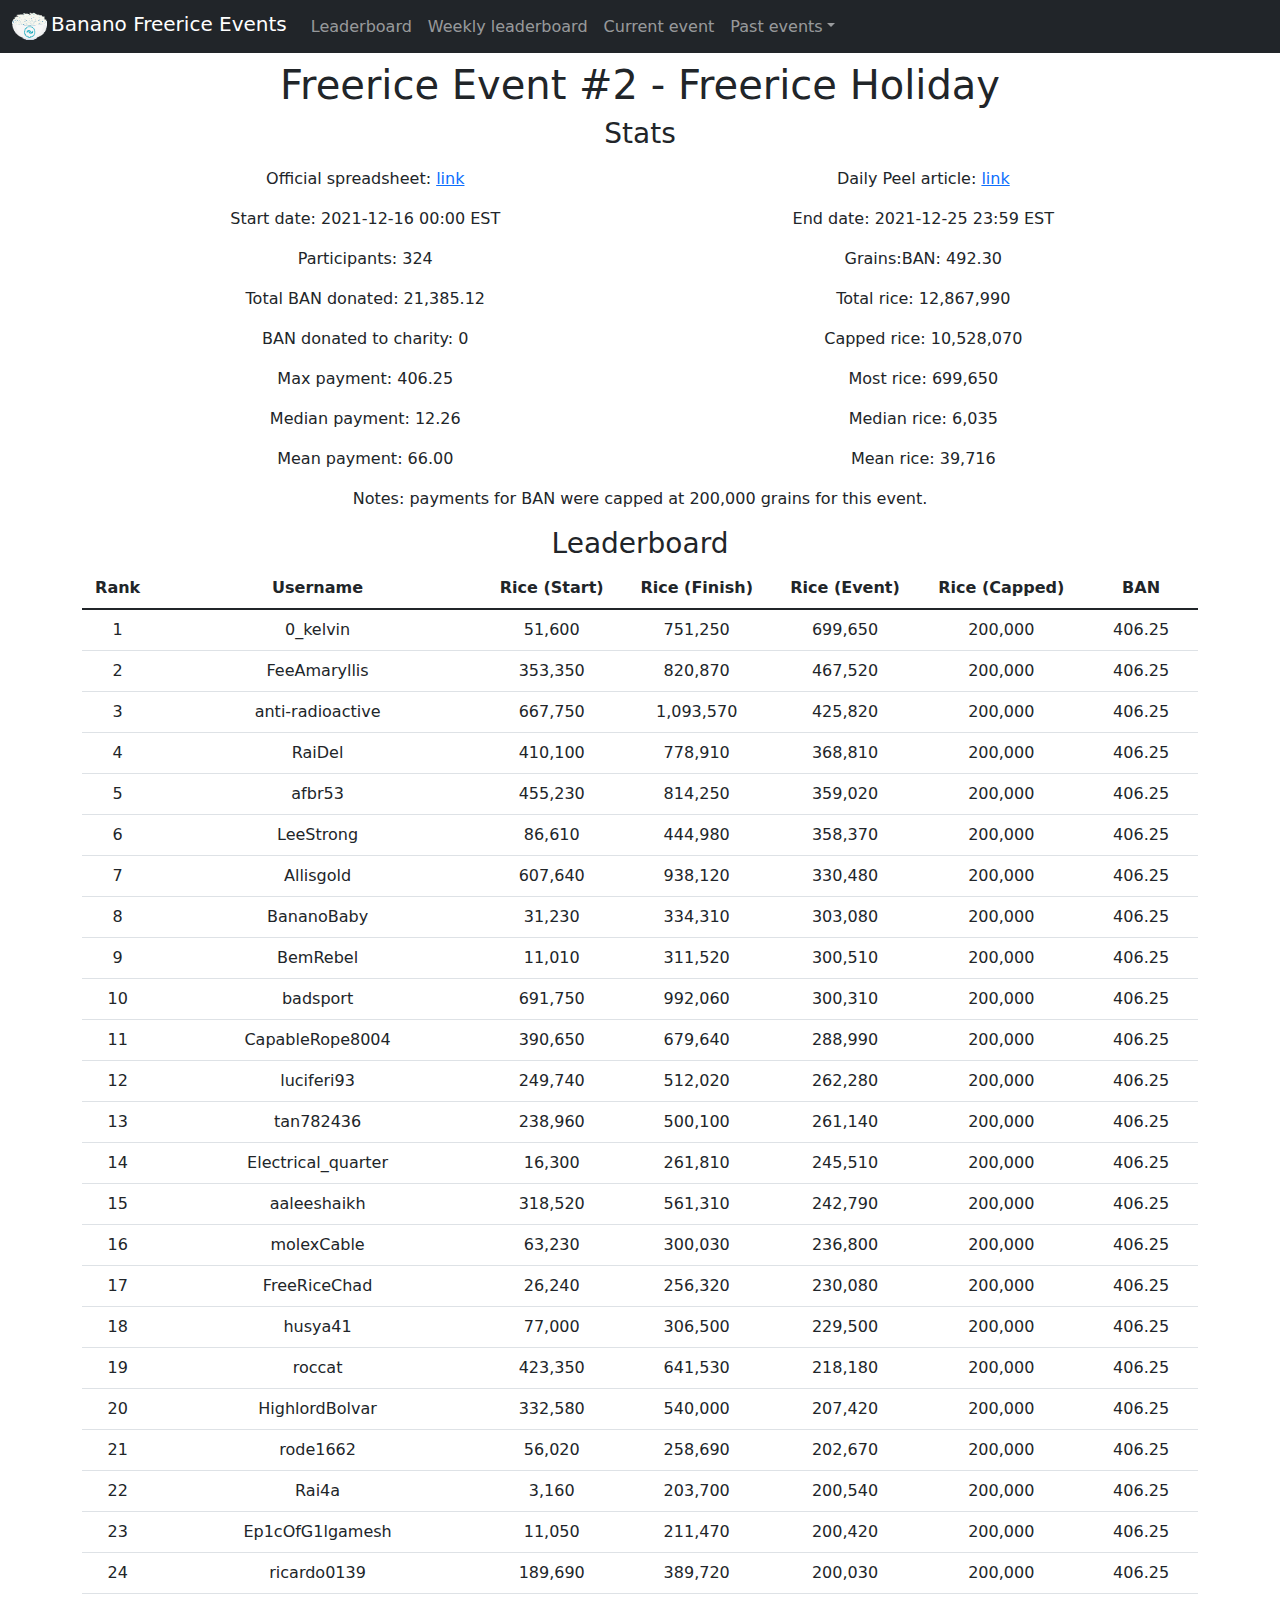
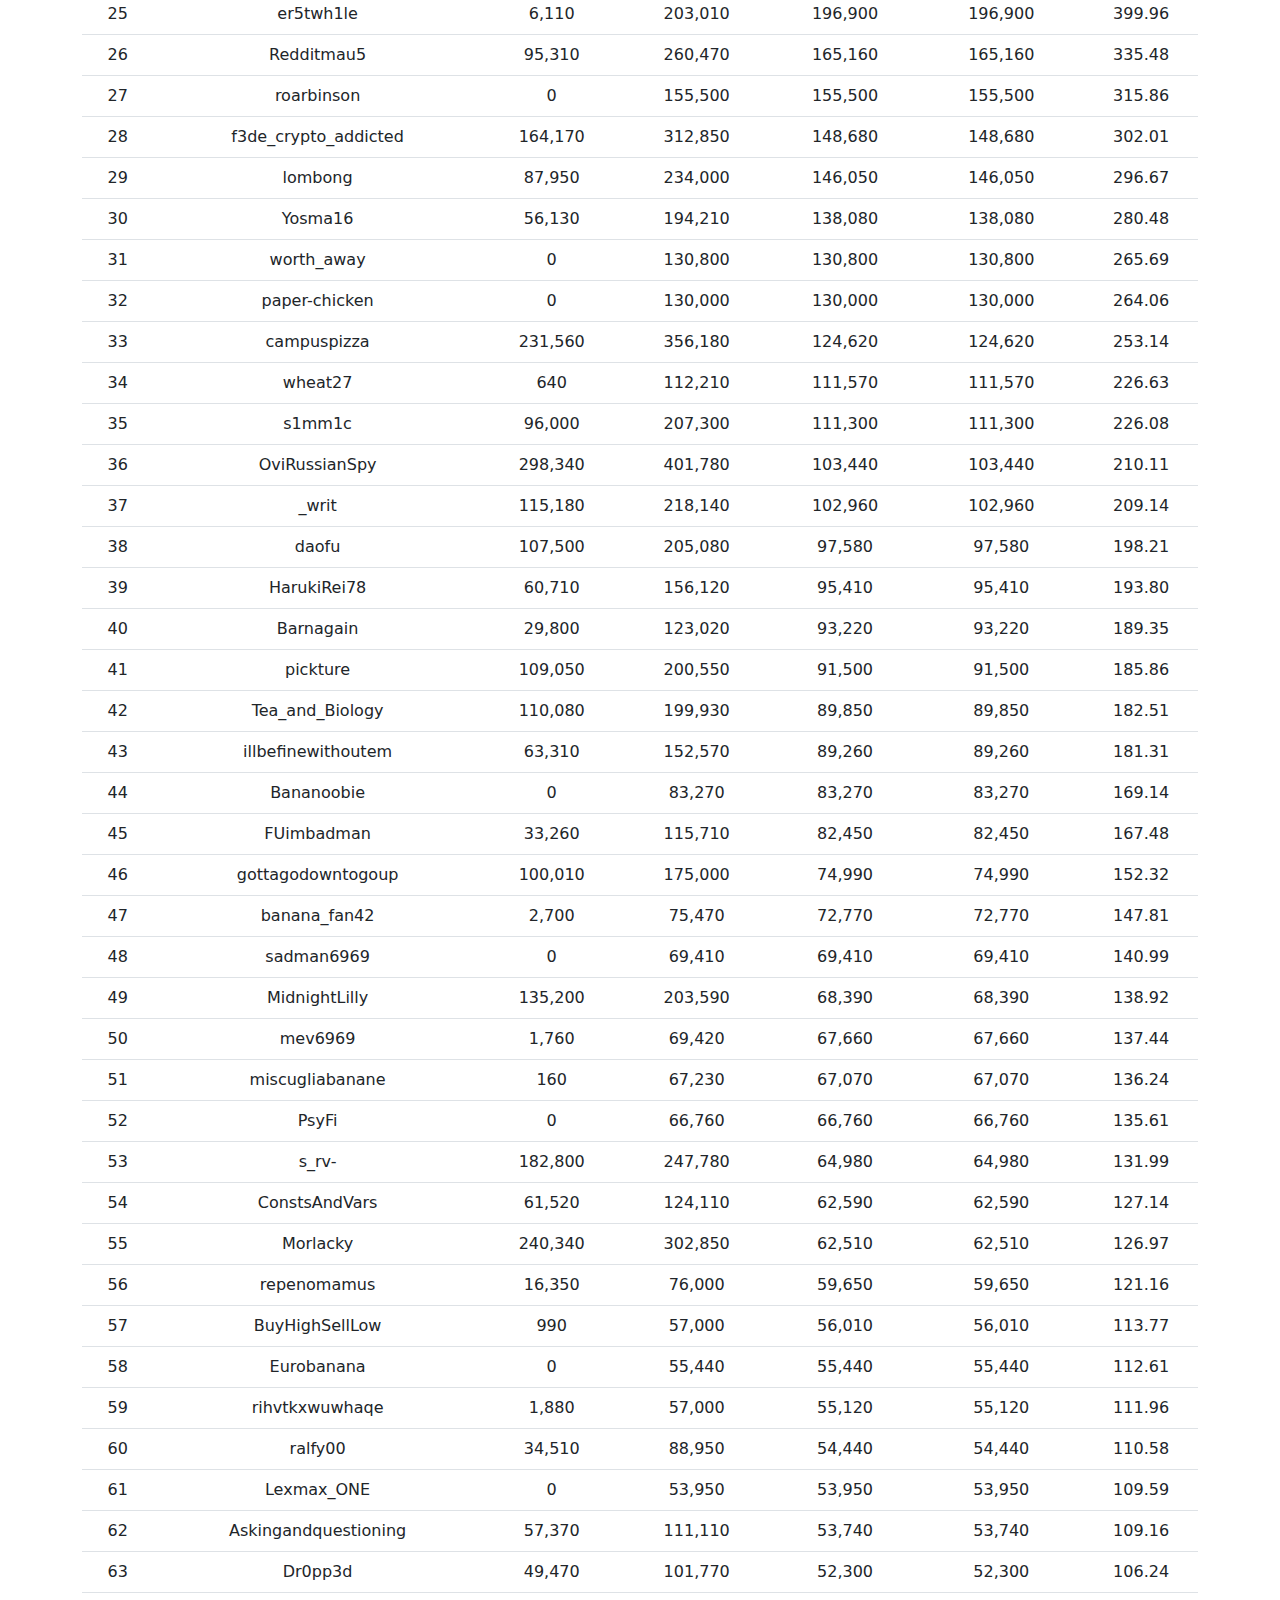
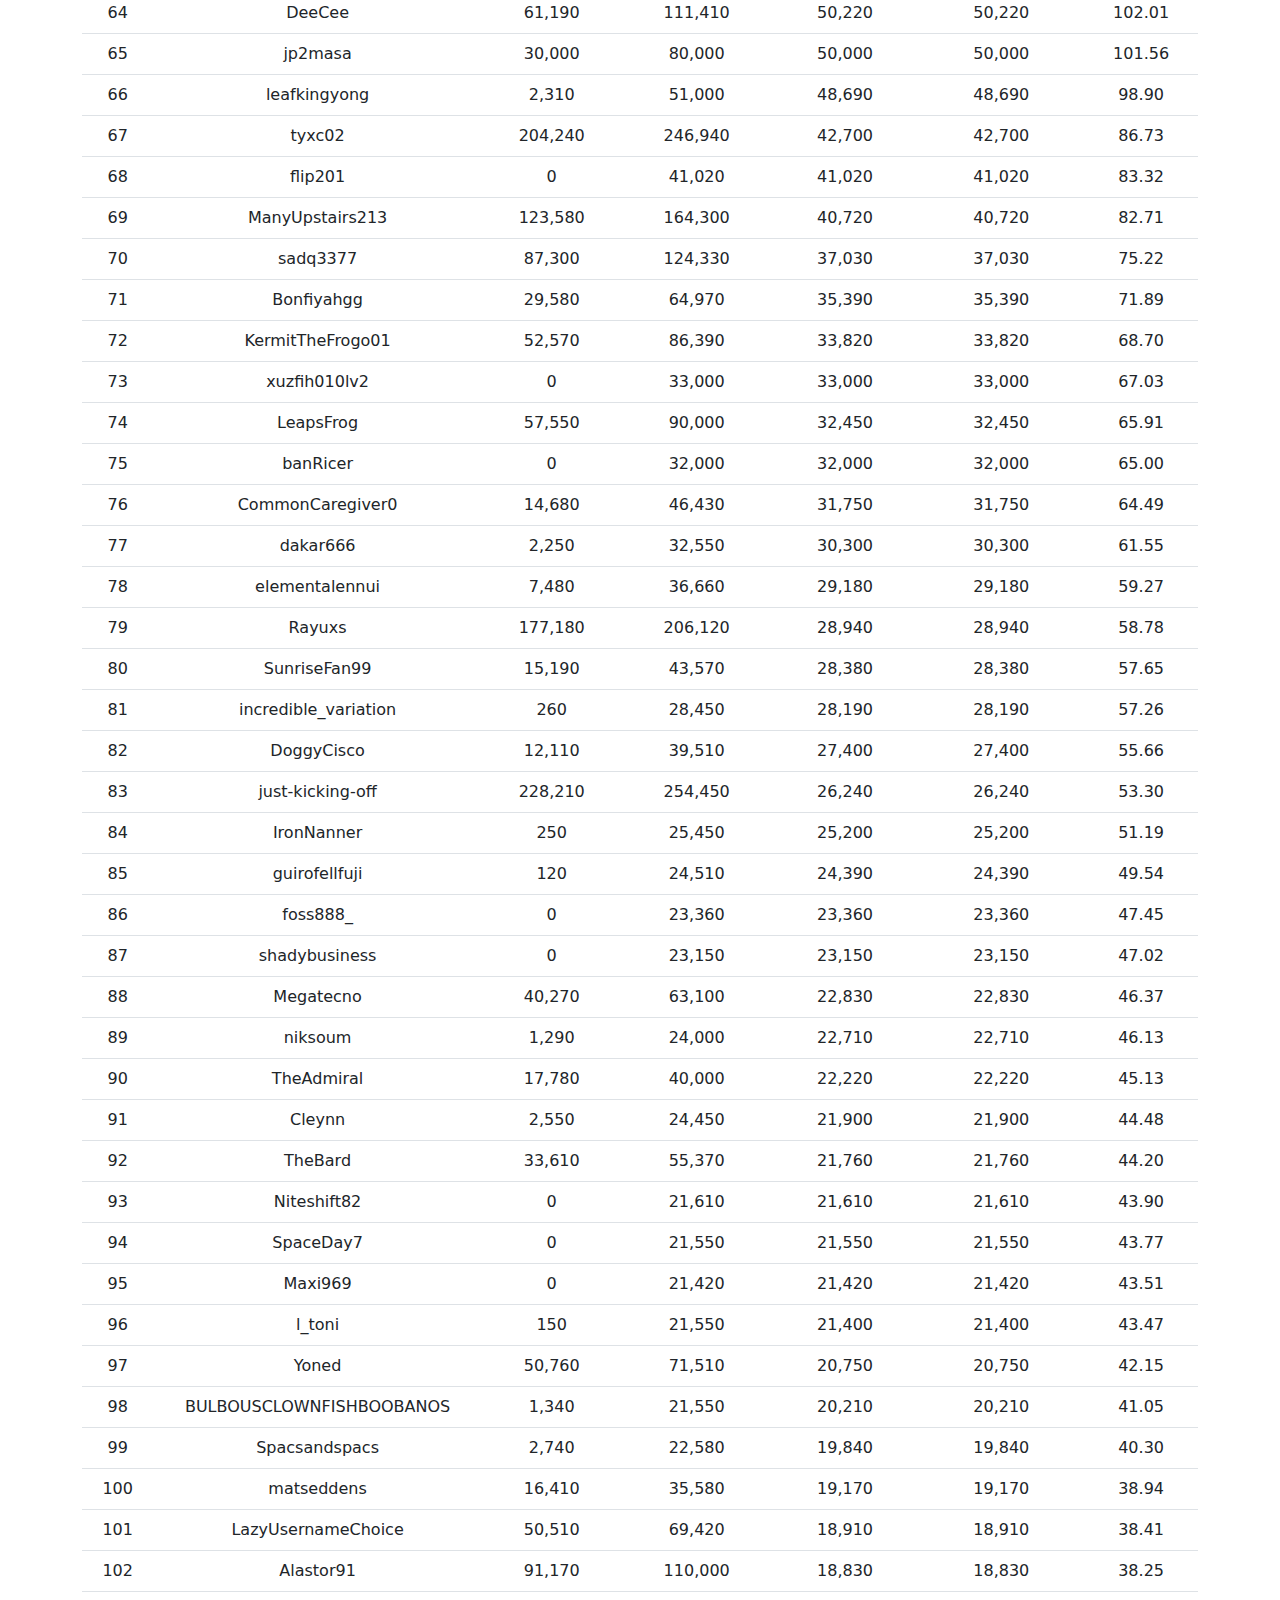
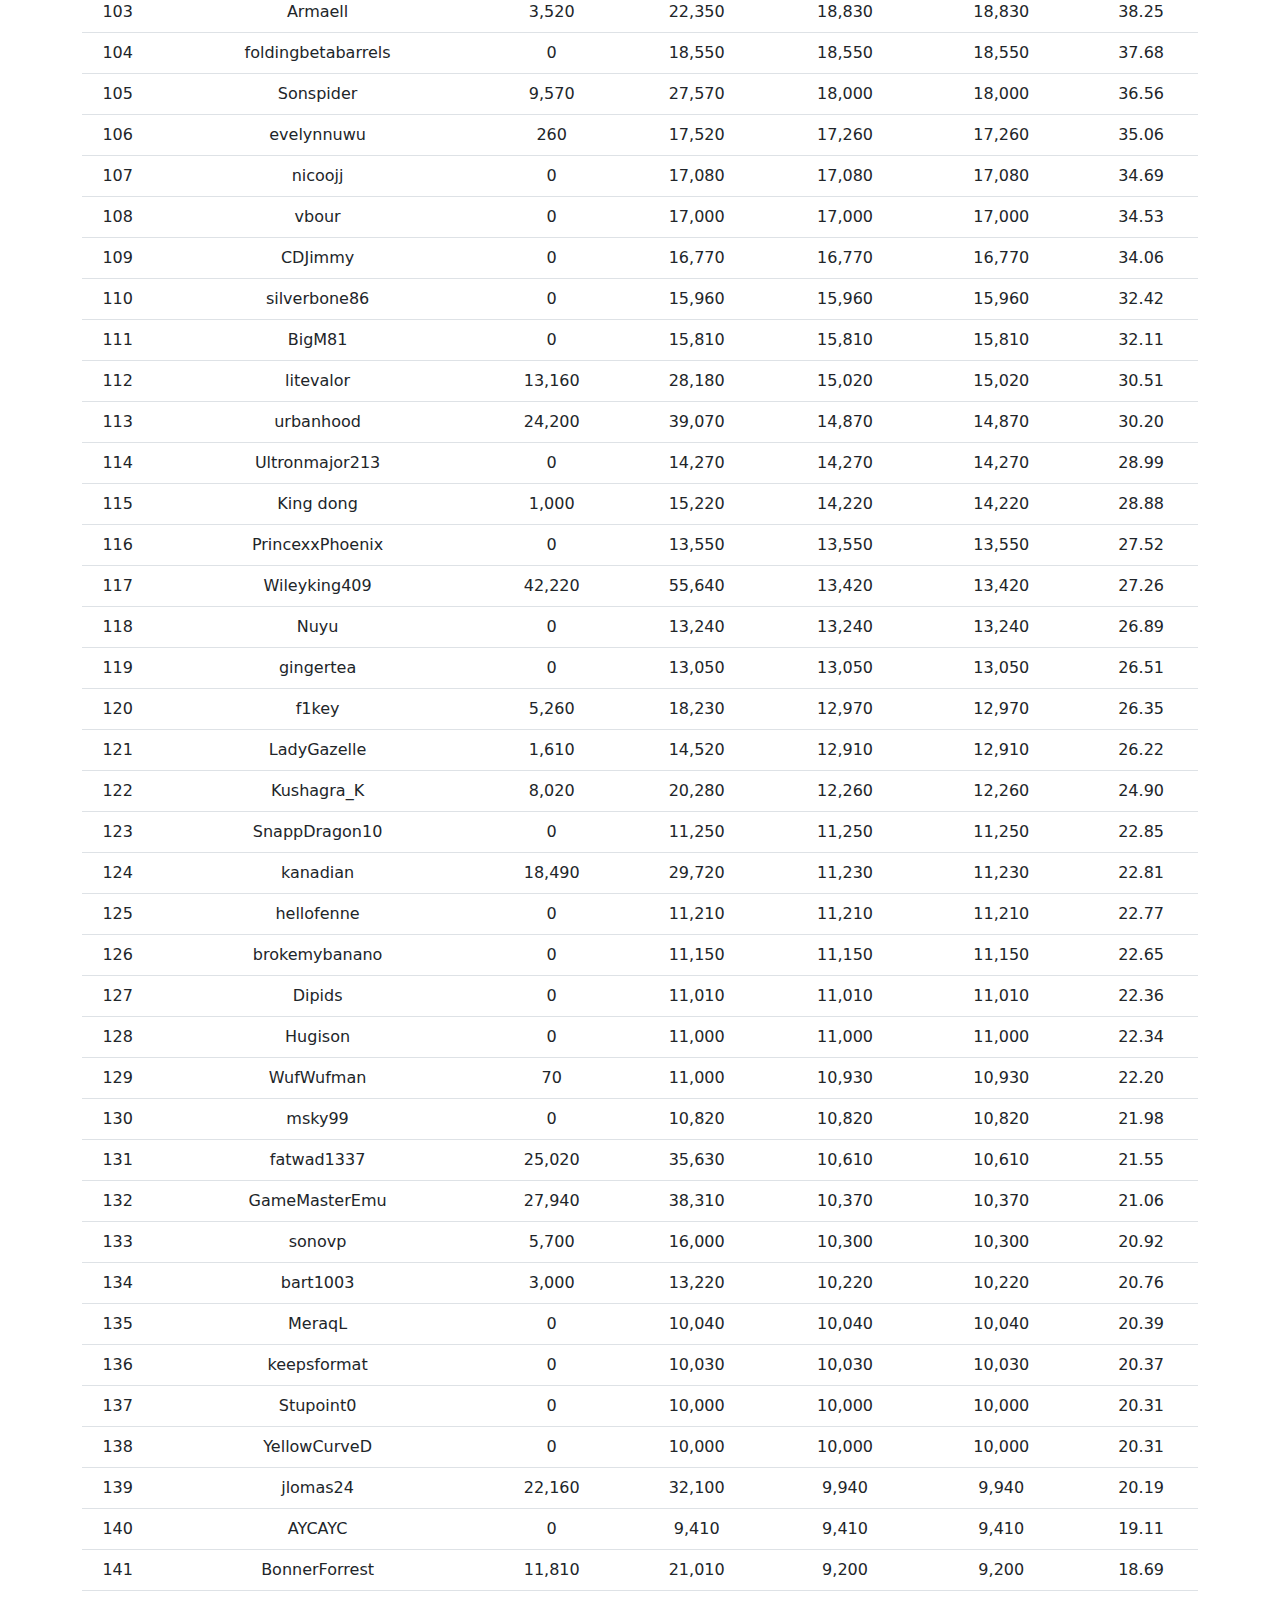
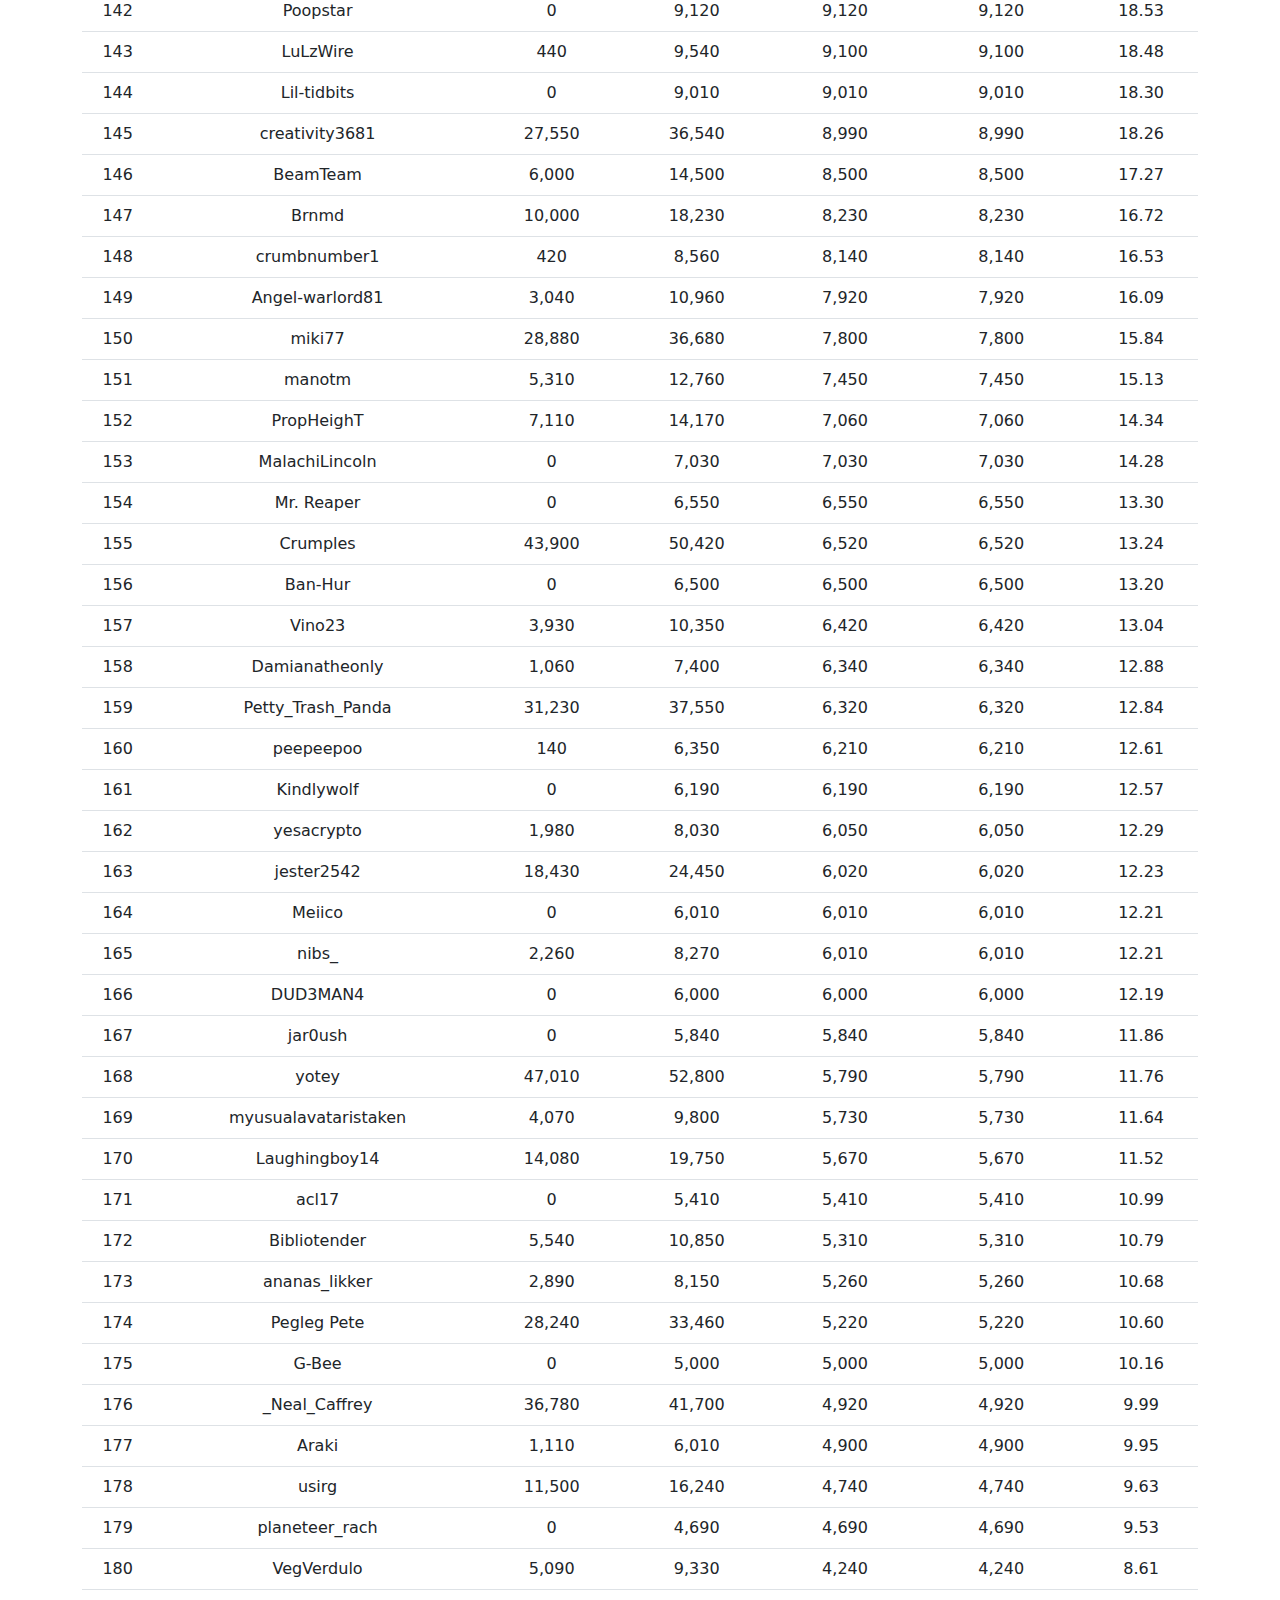
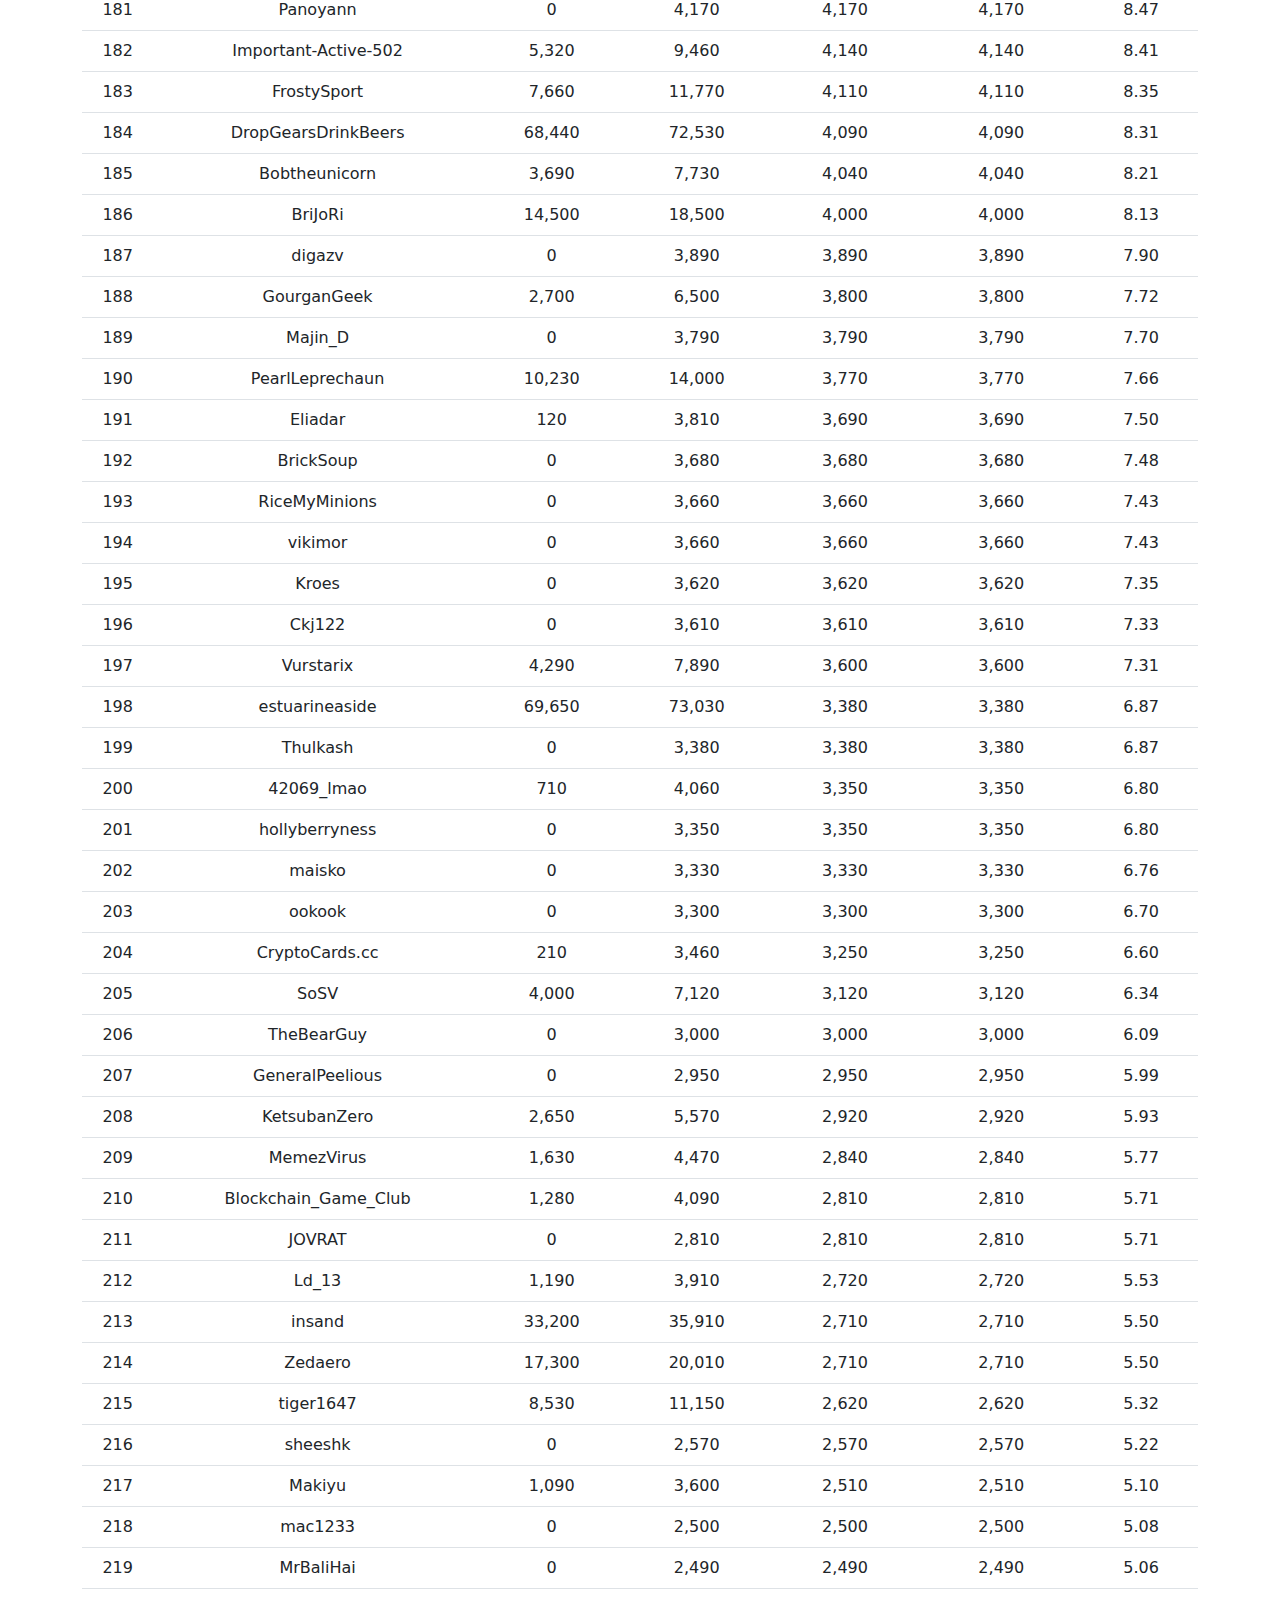
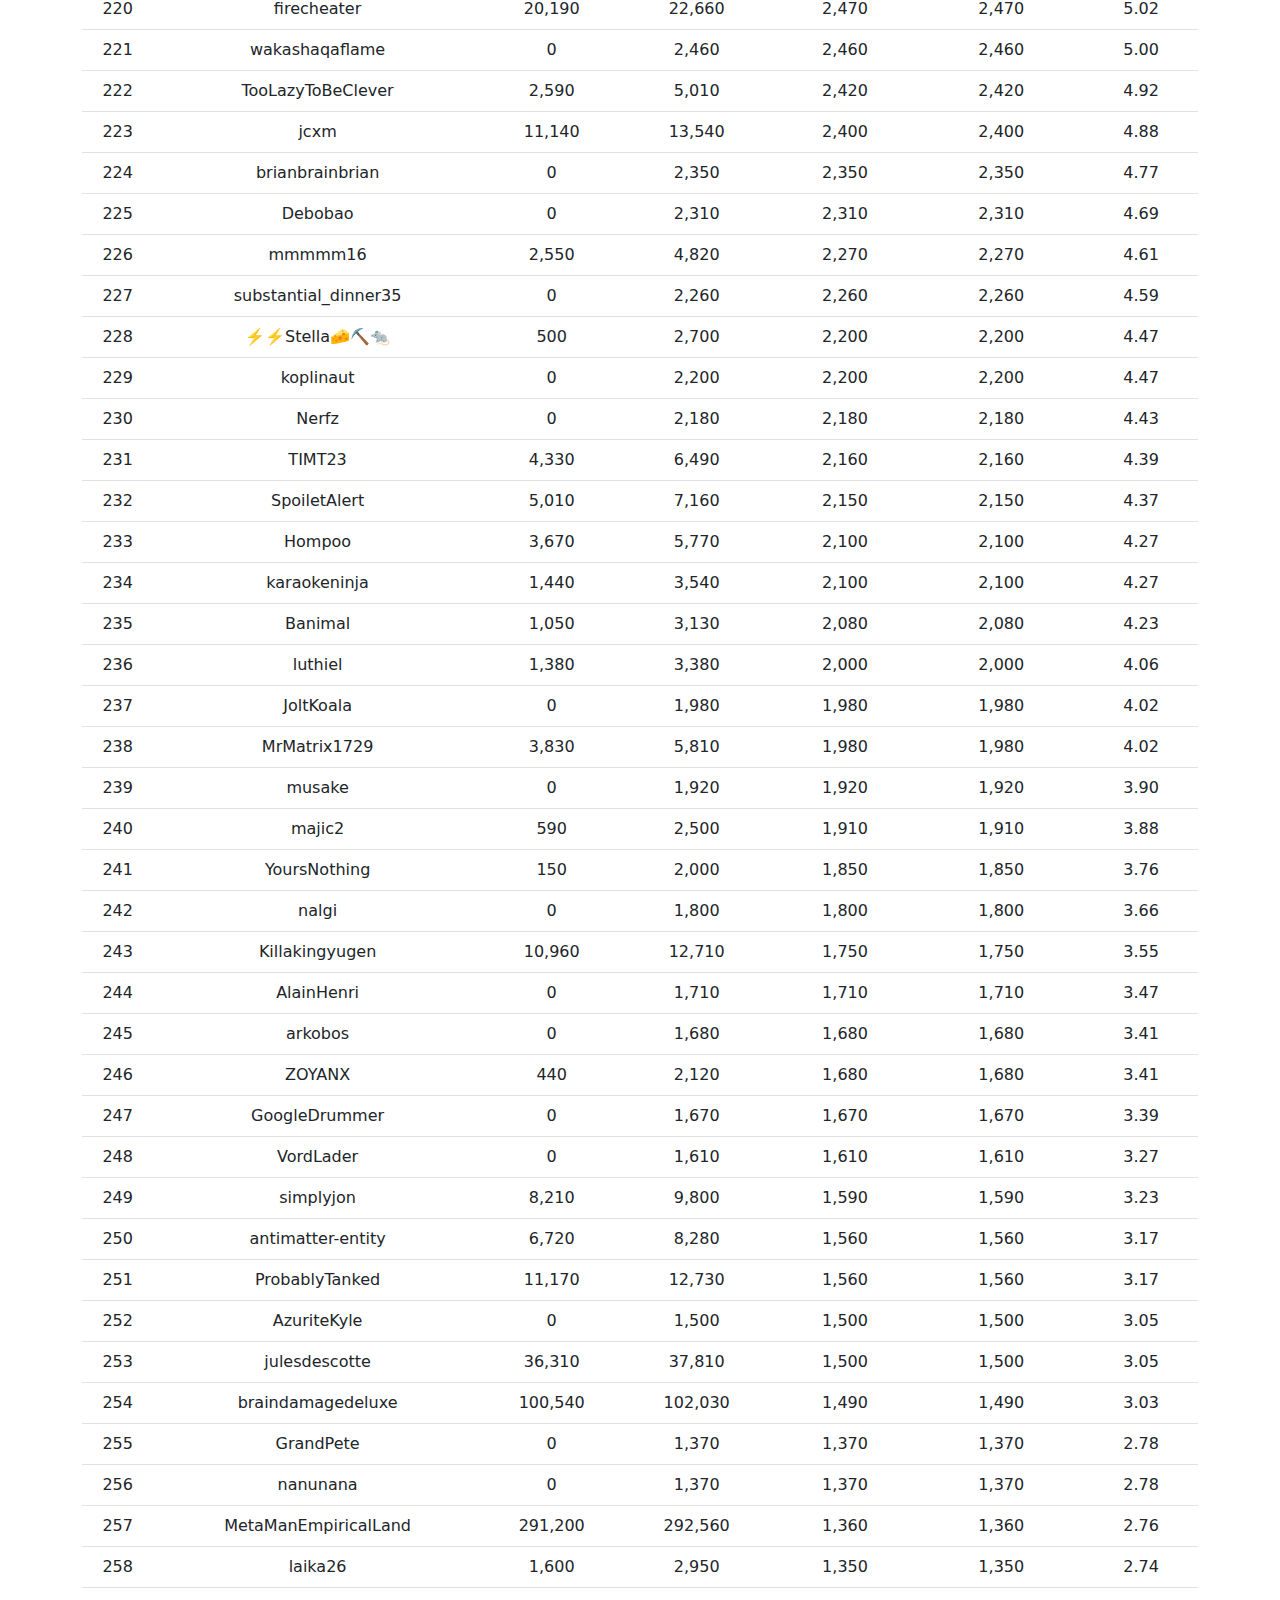
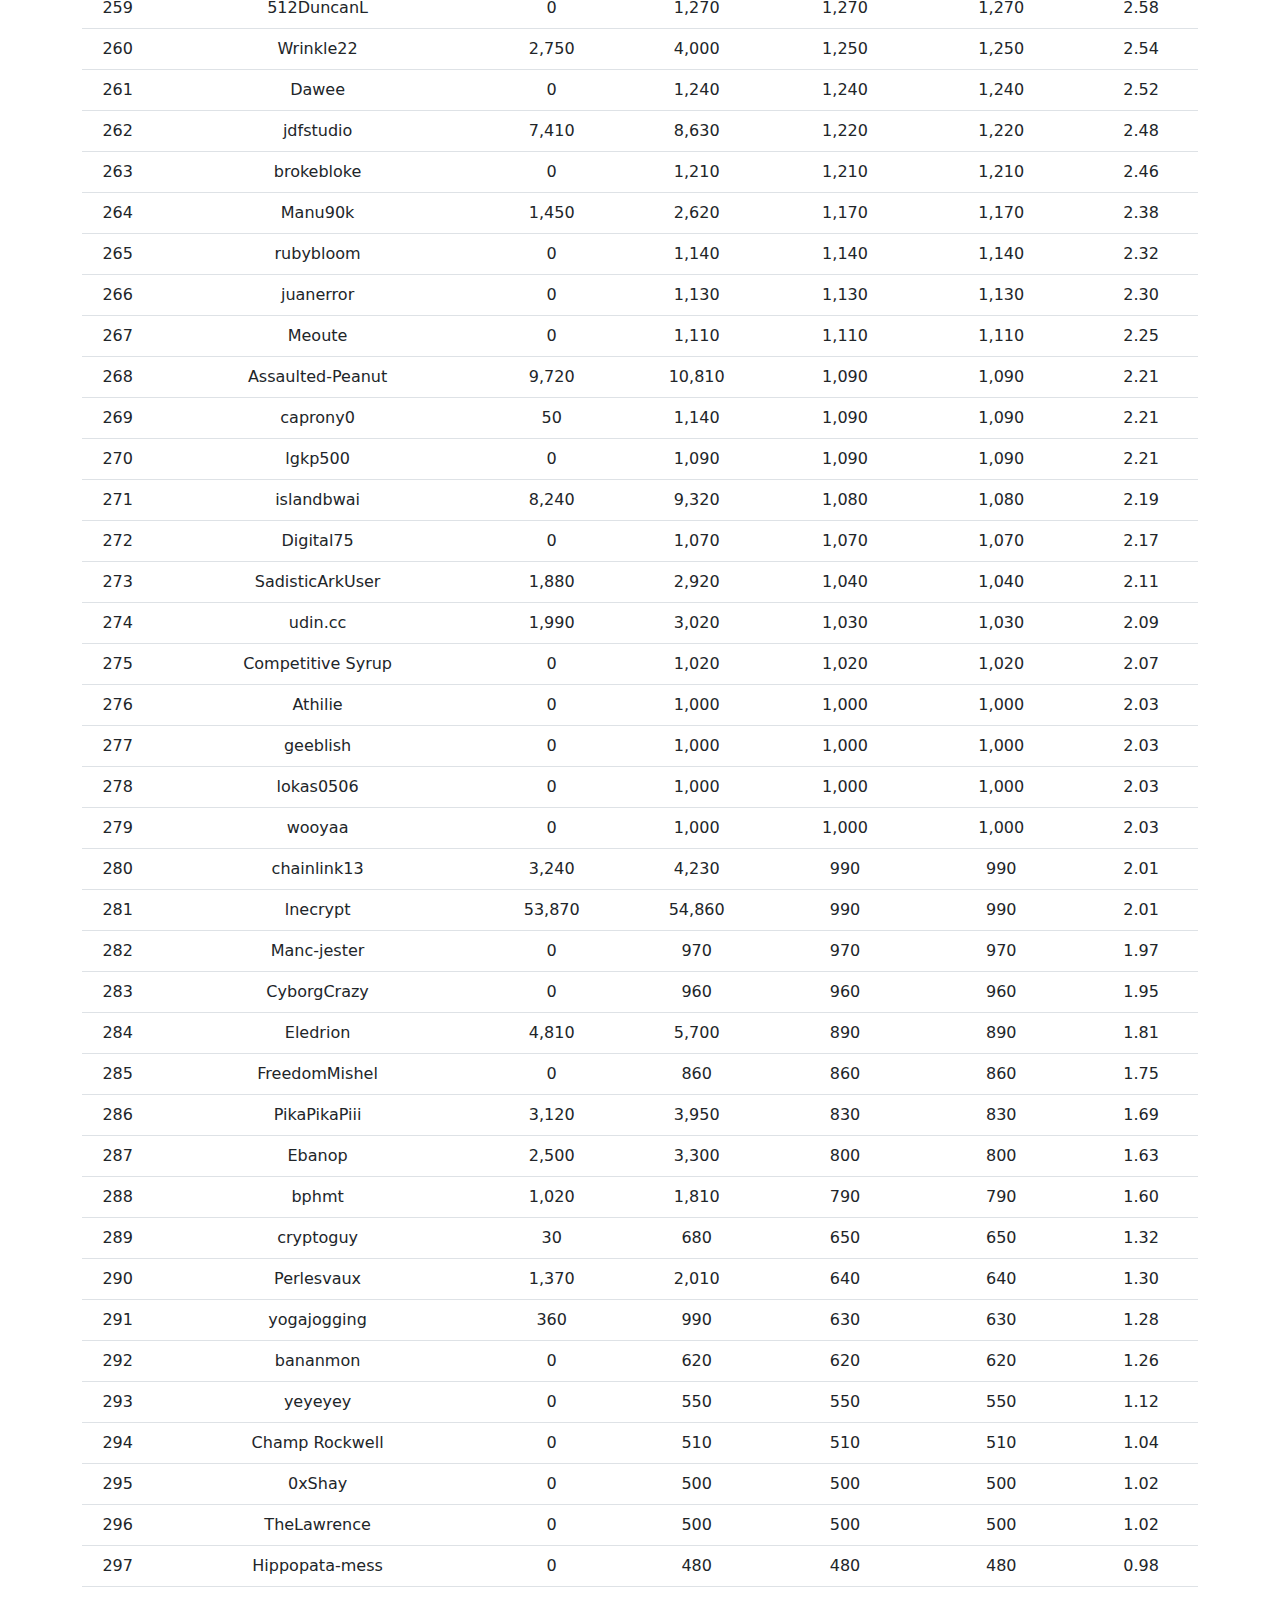
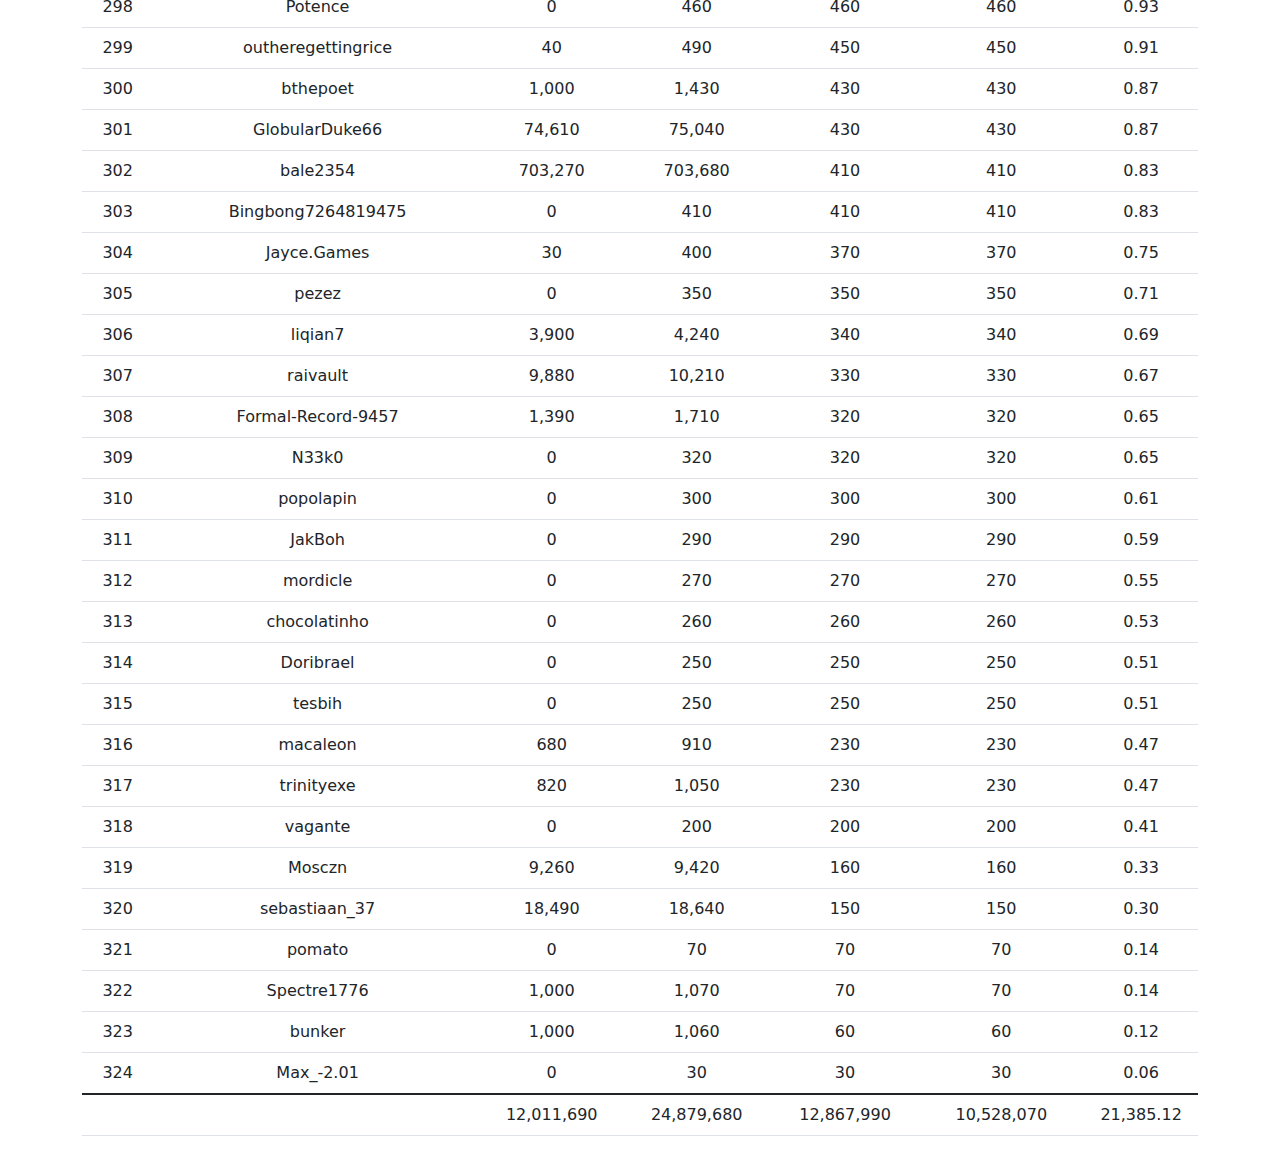
<file: event/2.html>
<!DOCTYPE html>
<html lang="en">
	<head>
    	<meta charset="utf-8">
    	<meta name="viewport" content="width=device-width, initial-scale=1">
    	<title>Banano Freerice Event #2</title>
		<link rel="icon" type="image/x-icon" href="../img/icon.png">
		<link href="../css/bootstrap.min.css" rel="stylesheet">
		<link href="../css/style.min.css" rel="stylesheet">
		<meta property="og:title" content="Banano Freerice Event #2">
		<meta property="og:url" content="https://s-rv99.github.io/event/2.html">
		<meta property="og:image" content="https://s-rv99.github.io/img/icon.png">
		<meta property="og:type" content="website">
		<meta property="og:description" content="Here you can find data about the second Banano Freerice event!">
		<meta property="og:locale" content="en">
	</head>
	<body>    
		<header>
			<nav class="navbar fixed-top navbar-expand-md navbar-dark bg-dark pt-1 pb-1">
				<div class="container-fluid">
					<a href="../index.html" class="navbar-brand"><img src="../img/icon.png" alt="Website logo" class="d-inline-block align-top me-1" width="35" height="35">Banano Freerice Events</a>
					<button class="navbar-toggler" type="button" data-bs-toggle="collapse" data-bs-target="#navbarNavAltMarkup" aria-controls="navbarNavAltMarkup" aria-expanded="false" aria-label="Toggle navigation">
						<span class="navbar-toggler-icon"></span>
					</button>
					<div class="collapse navbar-collapse" id="navbarNavAltMarkup">
						<div class="navbar-nav">
							<a class="nav-link" href="../leaderboard.html">Leaderboard</a>
							<a class="nav-link" href="../weekly.html">Weekly leaderboard</a>
							<a class="nav-link" href="current.html">Current event</a>
							<li class="nav-item dropdown">
								<a class="nav-link dropdown-toggle" href="#" id="navbarDropdown" role="button" data-bs-toggle="dropdown" aria-expanded="false">Past events</a>
								<ul class="dropdown-menu dropdown-menu-dark" aria-labelledby="navbarDropdown">
									<li><a class="dropdown-item" href="6.html">Freerice Event #6</a></li>
									<li><a class="dropdown-item" href="5.html">Freerice Event #5 - Animal Edition</a></li>
									<li><a class="dropdown-item" href="4.html">Freerice Event #4 - Free Fried Rice</a></li>
									<li><a class="dropdown-item" href="3.html">Freerice Event #3</a></li>
									<li><a class="dropdown-item" href="#">Freerice Event #2 - Freerice Holiday</a></li>
									<li><a class="dropdown-item" href="1.html">Freerice Event #1</a></li>
								</ul>
							</li>
						</div>
					</div>
				</div>
			</nav>
		</header>
	<main class="container">
        <h1 class="mt-2 text-center">Freerice Event #2 - Freerice Holiday</h1>
		<h3 class="text-center">Stats</h3>
		<table class="table table-borderless text-center align-middle mb-2">
			<tbody>
				<tr>
					<td>Official spreadsheet: <a href="https://docs.google.com/spreadsheets/d/1l7PK9FfBhB6_4-WtXLSxedN3bS4LzrI0aqWlSjMs16I/edit?usp=sharing" target="_blank" rel="noreferrer noopener">link</a></td>
					<td>Daily Peel article: <a href="https://www.daily-peel.com/post/freerice" target="_blank" rel="noreferrer noopener">link</a></td>
				</tr>
				<tr>
					<td>Start date: 2021-12-16 00:00 EST</td>
					<td>End date: 2021-12-25 23:59 EST</td>
				</tr>
				<tr>
					<td>Participants: 324</td>
					<td>Grains:BAN: 492.30</td>
				</tr>
				<tr>
					<td>Total BAN donated: 21,385.12</td>
					<td>Total rice: 12,867,990</td>
				</tr>
				<tr>
					<td>BAN donated to charity: 0</td>
					<td>Capped rice: 10,528,070</td>
				</tr>
				<tr>
					<td>Max payment: 406.25</td>
					<td>Most rice: 699,650</td>
				</tr>
				<tr>
					<td>Median payment: 12.26</td>
					<td>Median rice: 6,035</td>
				</tr>
				<tr>
					<td>Mean payment: 66.00</td>
					<td>Mean rice: 39,716</td>
				</tr>
				<tr>
					<td colspan="2">Notes: payments for BAN were capped at 200,000 grains for this event.</td>
				</tr>
			</tbody>
		</table>
		<h3 class="text-center">Leaderboard</h3>
		<div class="table-responsive">
        <table class="table align-middle text-center mb-4">
			<thead>
				<tr>
					<th scope="col">Rank</th>
					<th scope="col">Username</th>
					<th scope="col">Rice (Start)</th>
					<th scope="col">Rice (Finish)</th>
					<th scope="col">Rice (Event)</th>
					<th scope="col">Rice (Capped)</th>
					<th scope="col">BAN</th>
				</tr>
			</thead>
			<tbody>
				<tr>
					<td>1</td>
					<td>0_kelvin</td>
					<td>51,600</td>
					<td>751,250</td>
					<td>699,650</td>
					<td>200,000</td>
					<td>406.25</td>
				</tr>
				<tr>
					<td>2</td>
					<td>FeeAmaryllis</td>
					<td>353,350</td>
					<td>820,870</td>
					<td>467,520</td>
					<td>200,000</td>
					<td>406.25</td>
				</tr>
				<tr>
					<td>3</td>
					<td>anti-radioactive</td>
					<td>667,750</td>
					<td>1,093,570</td>
					<td>425,820</td>
					<td>200,000</td>
					<td>406.25</td>
				</tr>
				<tr>
					<td>4</td>
					<td>RaiDel</td>
					<td>410,100</td>
					<td>778,910</td>
					<td>368,810</td>
					<td>200,000</td>
					<td>406.25</td>
				</tr>
				<tr>
					<td>5</td>
					<td>afbr53</td>
					<td>455,230</td>
					<td>814,250</td>
					<td>359,020</td>
					<td>200,000</td>
					<td>406.25</td>
				</tr>
				<tr>
					<td>6</td>
					<td>LeeStrong</td>
					<td>86,610</td>
					<td>444,980</td>
					<td>358,370</td>
					<td>200,000</td>
					<td>406.25</td>
				</tr>
				<tr>
					<td>7</td>
					<td>Allisgold</td>
					<td>607,640</td>
					<td>938,120</td>
					<td>330,480</td>
					<td>200,000</td>
					<td>406.25</td>
				</tr>
				<tr>
					<td>8</td>
					<td>BananoBaby</td>
					<td>31,230</td>
					<td>334,310</td>
					<td>303,080</td>
					<td>200,000</td>
					<td>406.25</td>
				</tr>
				<tr>
					<td>9</td>
					<td>BemRebel</td>
					<td>11,010</td>
					<td>311,520</td>
					<td>300,510</td>
					<td>200,000</td>
					<td>406.25</td>
				</tr>
				<tr>
					<td>10</td>
					<td>badsport</td>
					<td>691,750</td>
					<td>992,060</td>
					<td>300,310</td>
					<td>200,000</td>
					<td>406.25</td>
				</tr>
				<tr>
					<td>11</td>
					<td>CapableRope8004</td>
					<td>390,650</td>
					<td>679,640</td>
					<td>288,990</td>
					<td>200,000</td>
					<td>406.25</td>
				</tr>
				<tr>
					<td>12</td>
					<td>luciferi93</td>
					<td>249,740</td>
					<td>512,020</td>
					<td>262,280</td>
					<td>200,000</td>
					<td>406.25</td>
				</tr>
				<tr>
					<td>13</td>
					<td>tan782436</td>
					<td>238,960</td>
					<td>500,100</td>
					<td>261,140</td>
					<td>200,000</td>
					<td>406.25</td>
				</tr>
				<tr>
					<td>14</td>
					<td>Electrical_quarter</td>
					<td>16,300</td>
					<td>261,810</td>
					<td>245,510</td>
					<td>200,000</td>
					<td>406.25</td>
				</tr>
				<tr>
					<td>15</td>
					<td>aaleeshaikh</td>
					<td>318,520</td>
					<td>561,310</td>
					<td>242,790</td>
					<td>200,000</td>
					<td>406.25</td>
				</tr>
				<tr>
					<td>16</td>
					<td>molexCable</td>
					<td>63,230</td>
					<td>300,030</td>
					<td>236,800</td>
					<td>200,000</td>
					<td>406.25</td>
				</tr>
				<tr>
					<td>17</td>
					<td>FreeRiceChad</td>
					<td>26,240</td>
					<td>256,320</td>
					<td>230,080</td>
					<td>200,000</td>
					<td>406.25</td>
				</tr>
				<tr>
					<td>18</td>
					<td>husya41</td>
					<td>77,000</td>
					<td>306,500</td>
					<td>229,500</td>
					<td>200,000</td>
					<td>406.25</td>
				</tr>
				<tr>
					<td>19</td>
					<td>roccat</td>
					<td>423,350</td>
					<td>641,530</td>
					<td>218,180</td>
					<td>200,000</td>
					<td>406.25</td>
				</tr>
				<tr>
					<td>20</td>
					<td>HighlordBolvar</td>
					<td>332,580</td>
					<td>540,000</td>
					<td>207,420</td>
					<td>200,000</td>
					<td>406.25</td>
				</tr>
				<tr>
					<td>21</td>
					<td>rode1662</td>
					<td>56,020</td>
					<td>258,690</td>
					<td>202,670</td>
					<td>200,000</td>
					<td>406.25</td>
				</tr>
				<tr>
					<td>22</td>
					<td>Rai4a</td>
					<td>3,160</td>
					<td>203,700</td>
					<td>200,540</td>
					<td>200,000</td>
					<td>406.25</td>
				</tr>
				<tr>
					<td>23</td>
					<td>Ep1cOfG1lgamesh</td>
					<td>11,050</td>
					<td>211,470</td>
					<td>200,420</td>
					<td>200,000</td>
					<td>406.25</td>
				</tr>
				<tr>
					<td>24</td>
					<td>ricardo0139</td>
					<td>189,690</td>
					<td>389,720</td>
					<td>200,030</td>
					<td>200,000</td>
					<td>406.25</td>
				</tr>
				<tr>
					<td>25</td>
					<td>er5twh1le</td>
					<td>6,110</td>
					<td>203,010</td>
					<td>196,900</td>
					<td>196,900</td>
					<td>399.96</td>
				</tr>
				<tr>
					<td>26</td>
					<td>Redditmau5</td>
					<td>95,310</td>
					<td>260,470</td>
					<td>165,160</td>
					<td>165,160</td>
					<td>335.48</td>
				</tr>
				<tr>
					<td>27</td>
					<td>roarbinson</td>
					<td>0</td>
					<td>155,500</td>
					<td>155,500</td>
					<td>155,500</td>
					<td>315.86</td>
				</tr>
				<tr>
					<td>28</td>
					<td>f3de_crypto_addicted</td>
					<td>164,170</td>
					<td>312,850</td>
					<td>148,680</td>
					<td>148,680</td>
					<td>302.01</td>
				</tr>
				<tr>
					<td>29</td>
					<td>lombong</td>
					<td>87,950</td>
					<td>234,000</td>
					<td>146,050</td>
					<td>146,050</td>
					<td>296.67</td>
				</tr>
				<tr>
					<td>30</td>
					<td>Yosma16</td>
					<td>56,130</td>
					<td>194,210</td>
					<td>138,080</td>
					<td>138,080</td>
					<td>280.48</td>
				</tr>
				<tr>
					<td>31</td>
					<td>worth_away</td>
					<td>0</td>
					<td>130,800</td>
					<td>130,800</td>
					<td>130,800</td>
					<td>265.69</td>
				</tr>
				<tr>
					<td>32</td>
					<td>paper-chicken</td>
					<td>0</td>
					<td>130,000</td>
					<td>130,000</td>
					<td>130,000</td>
					<td>264.06</td>
				</tr>
				<tr>
					<td>33</td>
					<td>campuspizza</td>
					<td>231,560</td>
					<td>356,180</td>
					<td>124,620</td>
					<td>124,620</td>
					<td>253.14</td>
				</tr>
				<tr>
					<td>34</td>
					<td>wheat27</td>
					<td>640</td>
					<td>112,210</td>
					<td>111,570</td>
					<td>111,570</td>
					<td>226.63</td>
				</tr>
				<tr>
					<td>35</td>
					<td>s1mm1c</td>
					<td>96,000</td>
					<td>207,300</td>
					<td>111,300</td>
					<td>111,300</td>
					<td>226.08</td>
				</tr>
				<tr>
					<td>36</td>
					<td>OviRussianSpy</td>
					<td>298,340</td>
					<td>401,780</td>
					<td>103,440</td>
					<td>103,440</td>
					<td>210.11</td>
				</tr>
				<tr>
					<td>37</td>
					<td>_writ</td>
					<td>115,180</td>
					<td>218,140</td>
					<td>102,960</td>
					<td>102,960</td>
					<td>209.14</td>
				</tr>
				<tr>
					<td>38</td>
					<td>daofu</td>
					<td>107,500</td>
					<td>205,080</td>
					<td>97,580</td>
					<td>97,580</td>
					<td>198.21</td>
				</tr>
				<tr>
					<td>39</td>
					<td>HarukiRei78</td>
					<td>60,710</td>
					<td>156,120</td>
					<td>95,410</td>
					<td>95,410</td>
					<td>193.80</td>
				</tr>
				<tr>
					<td>40</td>
					<td>Barnagain</td>
					<td>29,800</td>
					<td>123,020</td>
					<td>93,220</td>
					<td>93,220</td>
					<td>189.35</td>
				</tr>
				<tr>
					<td>41</td>
					<td>pickture</td>
					<td>109,050</td>
					<td>200,550</td>
					<td>91,500</td>
					<td>91,500</td>
					<td>185.86</td>
				</tr>
				<tr>
					<td>42</td>
					<td>Tea_and_Biology</td>
					<td>110,080</td>
					<td>199,930</td>
					<td>89,850</td>
					<td>89,850</td>
					<td>182.51</td>
				</tr>
				<tr>
					<td>43</td>
					<td>illbefinewithoutem</td>
					<td>63,310</td>
					<td>152,570</td>
					<td>89,260</td>
					<td>89,260</td>
					<td>181.31</td>
				</tr>
				<tr>
					<td>44</td>
					<td>Bananoobie</td>
					<td>0</td>
					<td>83,270</td>
					<td>83,270</td>
					<td>83,270</td>
					<td>169.14</td>
				</tr>
				<tr>
					<td>45</td>
					<td>FUimbadman</td>
					<td>33,260</td>
					<td>115,710</td>
					<td>82,450</td>
					<td>82,450</td>
					<td>167.48</td>
				</tr>
				<tr>
					<td>46</td>
					<td>gottagodowntogoup</td>
					<td>100,010</td>
					<td>175,000</td>
					<td>74,990</td>
					<td>74,990</td>
					<td>152.32</td>
				</tr>
				<tr>
					<td>47</td>
					<td>banana_fan42</td>
					<td>2,700</td>
					<td>75,470</td>
					<td>72,770</td>
					<td>72,770</td>
					<td>147.81</td>
				</tr>
				<tr>
					<td>48</td>
					<td>sadman6969</td>
					<td>0</td>
					<td>69,410</td>
					<td>69,410</td>
					<td>69,410</td>
					<td>140.99</td>
				</tr>
				<tr>
					<td>49</td>
					<td>MidnightLilly</td>
					<td>135,200</td>
					<td>203,590</td>
					<td>68,390</td>
					<td>68,390</td>
					<td>138.92</td>
				</tr>
				<tr>
					<td>50</td>
					<td>mev6969</td>
					<td>1,760</td>
					<td>69,420</td>
					<td>67,660</td>
					<td>67,660</td>
					<td>137.44</td>
				</tr>
				<tr>
					<td>51</td>
					<td>miscugliabanane</td>
					<td>160</td>
					<td>67,230</td>
					<td>67,070</td>
					<td>67,070</td>
					<td>136.24</td>
				</tr>
				<tr>
					<td>52</td>
					<td>PsyFi</td>
					<td>0</td>
					<td>66,760</td>
					<td>66,760</td>
					<td>66,760</td>
					<td>135.61</td>
				</tr>
				<tr>
					<td>53</td>
					<td>s_rv-</td>
					<td>182,800</td>
					<td>247,780</td>
					<td>64,980</td>
					<td>64,980</td>
					<td>131.99</td>
				</tr>
				<tr>
					<td>54</td>
					<td>ConstsAndVars</td>
					<td>61,520</td>
					<td>124,110</td>
					<td>62,590</td>
					<td>62,590</td>
					<td>127.14</td>
				</tr>
				<tr>
					<td>55</td>
					<td>Morlacky</td>
					<td>240,340</td>
					<td>302,850</td>
					<td>62,510</td>
					<td>62,510</td>
					<td>126.97</td>
				</tr>
				<tr>
					<td>56</td>
					<td>repenomamus</td>
					<td>16,350</td>
					<td>76,000</td>
					<td>59,650</td>
					<td>59,650</td>
					<td>121.16</td>
				</tr>
				<tr>
					<td>57</td>
					<td>BuyHighSellLow</td>
					<td>990</td>
					<td>57,000</td>
					<td>56,010</td>
					<td>56,010</td>
					<td>113.77</td>
				</tr>
				<tr>
					<td>58</td>
					<td>Eurobanana</td>
					<td>0</td>
					<td>55,440</td>
					<td>55,440</td>
					<td>55,440</td>
					<td>112.61</td>
				</tr>
				<tr>
					<td>59</td>
					<td>rihvtkxwuwhaqe</td>
					<td>1,880</td>
					<td>57,000</td>
					<td>55,120</td>
					<td>55,120</td>
					<td>111.96</td>
				</tr>
				<tr>
					<td>60</td>
					<td>ralfy00</td>
					<td>34,510</td>
					<td>88,950</td>
					<td>54,440</td>
					<td>54,440</td>
					<td>110.58</td>
				</tr>
				<tr>
					<td>61</td>
					<td>Lexmax_ONE</td>
					<td>0</td>
					<td>53,950</td>
					<td>53,950</td>
					<td>53,950</td>
					<td>109.59</td>
				</tr>
				<tr>
					<td>62</td>
					<td>Askingandquestioning</td>
					<td>57,370</td>
					<td>111,110</td>
					<td>53,740</td>
					<td>53,740</td>
					<td>109.16</td>
				</tr>
				<tr>
					<td>63</td>
					<td>Dr0pp3d</td>
					<td>49,470</td>
					<td>101,770</td>
					<td>52,300</td>
					<td>52,300</td>
					<td>106.24</td>
				</tr>
				<tr>
					<td>64</td>
					<td>DeeCee</td>
					<td>61,190</td>
					<td>111,410</td>
					<td>50,220</td>
					<td>50,220</td>
					<td>102.01</td>
				</tr>
				<tr>
					<td>65</td>
					<td>jp2masa</td>
					<td>30,000</td>
					<td>80,000</td>
					<td>50,000</td>
					<td>50,000</td>
					<td>101.56</td>
				</tr>
				<tr>
					<td>66</td>
					<td>leafkingyong</td>
					<td>2,310</td>
					<td>51,000</td>
					<td>48,690</td>
					<td>48,690</td>
					<td>98.90</td>
				</tr>
				<tr>
					<td>67</td>
					<td>tyxc02</td>
					<td>204,240</td>
					<td>246,940</td>
					<td>42,700</td>
					<td>42,700</td>
					<td>86.73</td>
				</tr>
				<tr>
					<td>68</td>
					<td>flip201</td>
					<td>0</td>
					<td>41,020</td>
					<td>41,020</td>
					<td>41,020</td>
					<td>83.32</td>
				</tr>
				<tr>
					<td>69</td>
					<td>ManyUpstairs213</td>
					<td>123,580</td>
					<td>164,300</td>
					<td>40,720</td>
					<td>40,720</td>
					<td>82.71</td>
				</tr>
				<tr>
					<td>70</td>
					<td>sadq3377</td>
					<td>87,300</td>
					<td>124,330</td>
					<td>37,030</td>
					<td>37,030</td>
					<td>75.22</td>
				</tr>
				<tr>
					<td>71</td>
					<td>Bonfiyahgg</td>
					<td>29,580</td>
					<td>64,970</td>
					<td>35,390</td>
					<td>35,390</td>
					<td>71.89</td>
				</tr>
				<tr>
					<td>72</td>
					<td>KermitTheFrogo01</td>
					<td>52,570</td>
					<td>86,390</td>
					<td>33,820</td>
					<td>33,820</td>
					<td>68.70</td>
				</tr>
				<tr>
					<td>73</td>
					<td>xuzfih010lv2</td>
					<td>0</td>
					<td>33,000</td>
					<td>33,000</td>
					<td>33,000</td>
					<td>67.03</td>
				</tr>
				<tr>
					<td>74</td>
					<td>LeapsFrog</td>
					<td>57,550</td>
					<td>90,000</td>
					<td>32,450</td>
					<td>32,450</td>
					<td>65.91</td>
				</tr>
				<tr>
					<td>75</td>
					<td>banRicer</td>
					<td>0</td>
					<td>32,000</td>
					<td>32,000</td>
					<td>32,000</td>
					<td>65.00</td>
				</tr>
				<tr>
					<td>76</td>
					<td>CommonCaregiver0</td>
					<td>14,680</td>
					<td>46,430</td>
					<td>31,750</td>
					<td>31,750</td>
					<td>64.49</td>
				</tr>
				<tr>
					<td>77</td>
					<td>dakar666</td>
					<td>2,250</td>
					<td>32,550</td>
					<td>30,300</td>
					<td>30,300</td>
					<td>61.55</td>
				</tr>
				<tr>
					<td>78</td>
					<td>elementalennui</td>
					<td>7,480</td>
					<td>36,660</td>
					<td>29,180</td>
					<td>29,180</td>
					<td>59.27</td>
				</tr>
				<tr>
					<td>79</td>
					<td>Rayuxs</td>
					<td>177,180</td>
					<td>206,120</td>
					<td>28,940</td>
					<td>28,940</td>
					<td>58.78</td>
				</tr>
				<tr>
					<td>80</td>
					<td>SunriseFan99</td>
					<td>15,190</td>
					<td>43,570</td>
					<td>28,380</td>
					<td>28,380</td>
					<td>57.65</td>
				</tr>
				<tr>
					<td>81</td>
					<td>incredible_variation</td>
					<td>260</td>
					<td>28,450</td>
					<td>28,190</td>
					<td>28,190</td>
					<td>57.26</td>
				</tr>
				<tr>
					<td>82</td>
					<td>DoggyCisco</td>
					<td>12,110</td>
					<td>39,510</td>
					<td>27,400</td>
					<td>27,400</td>
					<td>55.66</td>
				</tr>
				<tr>
					<td>83</td>
					<td>just-kicking-off</td>
					<td>228,210</td>
					<td>254,450</td>
					<td>26,240</td>
					<td>26,240</td>
					<td>53.30</td>
				</tr>
				<tr>
					<td>84</td>
					<td>IronNanner</td>
					<td>250</td>
					<td>25,450</td>
					<td>25,200</td>
					<td>25,200</td>
					<td>51.19</td>
				</tr>
				<tr>
					<td>85</td>
					<td>guirofellfuji</td>
					<td>120</td>
					<td>24,510</td>
					<td>24,390</td>
					<td>24,390</td>
					<td>49.54</td>
				</tr>
				<tr>
					<td>86</td>
					<td>foss888_</td>
					<td>0</td>
					<td>23,360</td>
					<td>23,360</td>
					<td>23,360</td>
					<td>47.45</td>
				</tr>
				<tr>
					<td>87</td>
					<td>shadybusiness</td>
					<td>0</td>
					<td>23,150</td>
					<td>23,150</td>
					<td>23,150</td>
					<td>47.02</td>
				</tr>
				<tr>
					<td>88</td>
					<td>Megatecno</td>
					<td>40,270</td>
					<td>63,100</td>
					<td>22,830</td>
					<td>22,830</td>
					<td>46.37</td>
				</tr>
				<tr>
					<td>89</td>
					<td>niksoum</td>
					<td>1,290</td>
					<td>24,000</td>
					<td>22,710</td>
					<td>22,710</td>
					<td>46.13</td>
				</tr>
				<tr>
					<td>90</td>
					<td>TheAdmiral</td>
					<td>17,780</td>
					<td>40,000</td>
					<td>22,220</td>
					<td>22,220</td>
					<td>45.13</td>
				</tr>
				<tr>
					<td>91</td>
					<td>Cleynn</td>
					<td>2,550</td>
					<td>24,450</td>
					<td>21,900</td>
					<td>21,900</td>
					<td>44.48</td>
				</tr>
				<tr>
					<td>92</td>
					<td>TheBard</td>
					<td>33,610</td>
					<td>55,370</td>
					<td>21,760</td>
					<td>21,760</td>
					<td>44.20</td>
				</tr>
				<tr>
					<td>93</td>
					<td>Niteshift82</td>
					<td>0</td>
					<td>21,610</td>
					<td>21,610</td>
					<td>21,610</td>
					<td>43.90</td>
				</tr>
				<tr>
					<td>94</td>
					<td>SpaceDay7</td>
					<td>0</td>
					<td>21,550</td>
					<td>21,550</td>
					<td>21,550</td>
					<td>43.77</td>
				</tr>
				<tr>
					<td>95</td>
					<td>Maxi969</td>
					<td>0</td>
					<td>21,420</td>
					<td>21,420</td>
					<td>21,420</td>
					<td>43.51</td>
				</tr>
				<tr>
					<td>96</td>
					<td>l_toni</td>
					<td>150</td>
					<td>21,550</td>
					<td>21,400</td>
					<td>21,400</td>
					<td>43.47</td>
				</tr>
				<tr>
					<td>97</td>
					<td>Yoned</td>
					<td>50,760</td>
					<td>71,510</td>
					<td>20,750</td>
					<td>20,750</td>
					<td>42.15</td>
				</tr>
				<tr>
					<td>98</td>
					<td>BULBOUSCLOWNFISHBOOBANOS</td>
					<td>1,340</td>
					<td>21,550</td>
					<td>20,210</td>
					<td>20,210</td>
					<td>41.05</td>
				</tr>
				<tr>
					<td>99</td>
					<td>Spacsandspacs</td>
					<td>2,740</td>
					<td>22,580</td>
					<td>19,840</td>
					<td>19,840</td>
					<td>40.30</td>
				</tr>
				<tr>
					<td>100</td>
					<td>matseddens</td>
					<td>16,410</td>
					<td>35,580</td>
					<td>19,170</td>
					<td>19,170</td>
					<td>38.94</td>
				</tr>
				<tr>
					<td>101</td>
					<td>LazyUsernameChoice</td>
					<td>50,510</td>
					<td>69,420</td>
					<td>18,910</td>
					<td>18,910</td>
					<td>38.41</td>
				</tr>
				<tr>
					<td>102</td>
					<td>Alastor91</td>
					<td>91,170</td>
					<td>110,000</td>
					<td>18,830</td>
					<td>18,830</td>
					<td>38.25</td>
				</tr>
				<tr>
					<td>103</td>
					<td>Armaell</td>
					<td>3,520</td>
					<td>22,350</td>
					<td>18,830</td>
					<td>18,830</td>
					<td>38.25</td>
				</tr>
				<tr>
					<td>104</td>
					<td>foldingbetabarrels</td>
					<td>0</td>
					<td>18,550</td>
					<td>18,550</td>
					<td>18,550</td>
					<td>37.68</td>
				</tr>
				<tr>
					<td>105</td>
					<td>Sonspider</td>
					<td>9,570</td>
					<td>27,570</td>
					<td>18,000</td>
					<td>18,000</td>
					<td>36.56</td>
				</tr>
				<tr>
					<td>106</td>
					<td>evelynnuwu</td>
					<td>260</td>
					<td>17,520</td>
					<td>17,260</td>
					<td>17,260</td>
					<td>35.06</td>
				</tr>
				<tr>
					<td>107</td>
					<td>nicoojj</td>
					<td>0</td>
					<td>17,080</td>
					<td>17,080</td>
					<td>17,080</td>
					<td>34.69</td>
				</tr>
				<tr>
					<td>108</td>
					<td>vbour</td>
					<td>0</td>
					<td>17,000</td>
					<td>17,000</td>
					<td>17,000</td>
					<td>34.53</td>
				</tr>
				<tr>
					<td>109</td>
					<td>CDJimmy</td>
					<td>0</td>
					<td>16,770</td>
					<td>16,770</td>
					<td>16,770</td>
					<td>34.06</td>
				</tr>
				<tr>
					<td>110</td>
					<td>silverbone86</td>
					<td>0</td>
					<td>15,960</td>
					<td>15,960</td>
					<td>15,960</td>
					<td>32.42</td>
				</tr>
				<tr>
					<td>111</td>
					<td>BigM81</td>
					<td>0</td>
					<td>15,810</td>
					<td>15,810</td>
					<td>15,810</td>
					<td>32.11</td>
				</tr>
				<tr>
					<td>112</td>
					<td>litevalor</td>
					<td>13,160</td>
					<td>28,180</td>
					<td>15,020</td>
					<td>15,020</td>
					<td>30.51</td>
				</tr>
				<tr>
					<td>113</td>
					<td>urbanhood</td>
					<td>24,200</td>
					<td>39,070</td>
					<td>14,870</td>
					<td>14,870</td>
					<td>30.20</td>
				</tr>
				<tr>
					<td>114</td>
					<td>Ultronmajor213</td>
					<td>0</td>
					<td>14,270</td>
					<td>14,270</td>
					<td>14,270</td>
					<td>28.99</td>
				</tr>
				<tr>
					<td>115</td>
					<td>King dong</td>
					<td>1,000</td>
					<td>15,220</td>
					<td>14,220</td>
					<td>14,220</td>
					<td>28.88</td>
				</tr>
				<tr>
					<td>116</td>
					<td>PrincexxPhoenix</td>
					<td>0</td>
					<td>13,550</td>
					<td>13,550</td>
					<td>13,550</td>
					<td>27.52</td>
				</tr>
				<tr>
					<td>117</td>
					<td>Wileyking409</td>
					<td>42,220</td>
					<td>55,640</td>
					<td>13,420</td>
					<td>13,420</td>
					<td>27.26</td>
				</tr>
				<tr>
					<td>118</td>
					<td>Nuyu</td>
					<td>0</td>
					<td>13,240</td>
					<td>13,240</td>
					<td>13,240</td>
					<td>26.89</td>
				</tr>
				<tr>
					<td>119</td>
					<td>gingertea</td>
					<td>0</td>
					<td>13,050</td>
					<td>13,050</td>
					<td>13,050</td>
					<td>26.51</td>
				</tr>
				<tr>
					<td>120</td>
					<td>f1key</td>
					<td>5,260</td>
					<td>18,230</td>
					<td>12,970</td>
					<td>12,970</td>
					<td>26.35</td>
				</tr>
				<tr>
					<td>121</td>
					<td>LadyGazelle</td>
					<td>1,610</td>
					<td>14,520</td>
					<td>12,910</td>
					<td>12,910</td>
					<td>26.22</td>
				</tr>
				<tr>
					<td>122</td>
					<td>Kushagra_K</td>
					<td>8,020</td>
					<td>20,280</td>
					<td>12,260</td>
					<td>12,260</td>
					<td>24.90</td>
				</tr>
				<tr>
					<td>123</td>
					<td>SnappDragon10</td>
					<td>0</td>
					<td>11,250</td>
					<td>11,250</td>
					<td>11,250</td>
					<td>22.85</td>
				</tr>
				<tr>
					<td>124</td>
					<td>kanadian</td>
					<td>18,490</td>
					<td>29,720</td>
					<td>11,230</td>
					<td>11,230</td>
					<td>22.81</td>
				</tr>
				<tr>
					<td>125</td>
					<td>hellofenne</td>
					<td>0</td>
					<td>11,210</td>
					<td>11,210</td>
					<td>11,210</td>
					<td>22.77</td>
				</tr>
				<tr>
					<td>126</td>
					<td>brokemybanano</td>
					<td>0</td>
					<td>11,150</td>
					<td>11,150</td>
					<td>11,150</td>
					<td>22.65</td>
				</tr>
				<tr>
					<td>127</td>
					<td>Dipids</td>
					<td>0</td>
					<td>11,010</td>
					<td>11,010</td>
					<td>11,010</td>
					<td>22.36</td>
				</tr>
				<tr>
					<td>128</td>
					<td>Hugison</td>
					<td>0</td>
					<td>11,000</td>
					<td>11,000</td>
					<td>11,000</td>
					<td>22.34</td>
				</tr>
				<tr>
					<td>129</td>
					<td>WufWufman</td>
					<td>70</td>
					<td>11,000</td>
					<td>10,930</td>
					<td>10,930</td>
					<td>22.20</td>
				</tr>
				<tr>
					<td>130</td>
					<td>msky99</td>
					<td>0</td>
					<td>10,820</td>
					<td>10,820</td>
					<td>10,820</td>
					<td>21.98</td>
				</tr>
				<tr>
					<td>131</td>
					<td>fatwad1337</td>
					<td>25,020</td>
					<td>35,630</td>
					<td>10,610</td>
					<td>10,610</td>
					<td>21.55</td>
				</tr>
				<tr>
					<td>132</td>
					<td>GameMasterEmu</td>
					<td>27,940</td>
					<td>38,310</td>
					<td>10,370</td>
					<td>10,370</td>
					<td>21.06</td>
				</tr>
				<tr>
					<td>133</td>
					<td>sonovp</td>
					<td>5,700</td>
					<td>16,000</td>
					<td>10,300</td>
					<td>10,300</td>
					<td>20.92</td>
				</tr>
				<tr>
					<td>134</td>
					<td>bart1003</td>
					<td>3,000</td>
					<td>13,220</td>
					<td>10,220</td>
					<td>10,220</td>
					<td>20.76</td>
				</tr>
				<tr>
					<td>135</td>
					<td>MeraqL</td>
					<td>0</td>
					<td>10,040</td>
					<td>10,040</td>
					<td>10,040</td>
					<td>20.39</td>
				</tr>
				<tr>
					<td>136</td>
					<td>keepsformat</td>
					<td>0</td>
					<td>10,030</td>
					<td>10,030</td>
					<td>10,030</td>
					<td>20.37</td>
				</tr>
				<tr>
					<td>137</td>
					<td>Stupoint0</td>
					<td>0</td>
					<td>10,000</td>
					<td>10,000</td>
					<td>10,000</td>
					<td>20.31</td>
				</tr>
				<tr>
					<td>138</td>
					<td>YellowCurveD</td>
					<td>0</td>
					<td>10,000</td>
					<td>10,000</td>
					<td>10,000</td>
					<td>20.31</td>
				</tr>
				<tr>
					<td>139</td>
					<td>jlomas24</td>
					<td>22,160</td>
					<td>32,100</td>
					<td>9,940</td>
					<td>9,940</td>
					<td>20.19</td>
				</tr>
				<tr>
					<td>140</td>
					<td>AYCAYC</td>
					<td>0</td>
					<td>9,410</td>
					<td>9,410</td>
					<td>9,410</td>
					<td>19.11</td>
				</tr>
				<tr>
					<td>141</td>
					<td>BonnerForrest</td>
					<td>11,810</td>
					<td>21,010</td>
					<td>9,200</td>
					<td>9,200</td>
					<td>18.69</td>
				</tr>
				<tr>
					<td>142</td>
					<td>Poopstar</td>
					<td>0</td>
					<td>9,120</td>
					<td>9,120</td>
					<td>9,120</td>
					<td>18.53</td>
				</tr>
				<tr>
					<td>143</td>
					<td>LuLzWire</td>
					<td>440</td>
					<td>9,540</td>
					<td>9,100</td>
					<td>9,100</td>
					<td>18.48</td>
				</tr>
				<tr>
					<td>144</td>
					<td>Lil-tidbits</td>
					<td>0</td>
					<td>9,010</td>
					<td>9,010</td>
					<td>9,010</td>
					<td>18.30</td>
				</tr>
				<tr>
					<td>145</td>
					<td>creativity3681</td>
					<td>27,550</td>
					<td>36,540</td>
					<td>8,990</td>
					<td>8,990</td>
					<td>18.26</td>
				</tr>
				<tr>
					<td>146</td>
					<td>BeamTeam</td>
					<td>6,000</td>
					<td>14,500</td>
					<td>8,500</td>
					<td>8,500</td>
					<td>17.27</td>
				</tr>
				<tr>
					<td>147</td>
					<td>Brnmd</td>
					<td>10,000</td>
					<td>18,230</td>
					<td>8,230</td>
					<td>8,230</td>
					<td>16.72</td>
				</tr>
				<tr>
					<td>148</td>
					<td>crumbnumber1</td>
					<td>420</td>
					<td>8,560</td>
					<td>8,140</td>
					<td>8,140</td>
					<td>16.53</td>
				</tr>
				<tr>
					<td>149</td>
					<td>Angel-warlord81</td>
					<td>3,040</td>
					<td>10,960</td>
					<td>7,920</td>
					<td>7,920</td>
					<td>16.09</td>
				</tr>
				<tr>
					<td>150</td>
					<td>miki77</td>
					<td>28,880</td>
					<td>36,680</td>
					<td>7,800</td>
					<td>7,800</td>
					<td>15.84</td>
				</tr>
				<tr>
					<td>151</td>
					<td>manotm</td>
					<td>5,310</td>
					<td>12,760</td>
					<td>7,450</td>
					<td>7,450</td>
					<td>15.13</td>
				</tr>
				<tr>
					<td>152</td>
					<td>PropHeighT</td>
					<td>7,110</td>
					<td>14,170</td>
					<td>7,060</td>
					<td>7,060</td>
					<td>14.34</td>
				</tr>
				<tr>
					<td>153</td>
					<td>MalachiLincoln</td>
					<td>0</td>
					<td>7,030</td>
					<td>7,030</td>
					<td>7,030</td>
					<td>14.28</td>
				</tr>
				<tr>
					<td>154</td>
					<td>Mr. Reaper</td>
					<td>0</td>
					<td>6,550</td>
					<td>6,550</td>
					<td>6,550</td>
					<td>13.30</td>
				</tr>
				<tr>
					<td>155</td>
					<td>Crumples</td>
					<td>43,900</td>
					<td>50,420</td>
					<td>6,520</td>
					<td>6,520</td>
					<td>13.24</td>
				</tr>
				<tr>
					<td>156</td>
					<td>Ban-Hur</td>
					<td>0</td>
					<td>6,500</td>
					<td>6,500</td>
					<td>6,500</td>
					<td>13.20</td>
				</tr>
				<tr>
					<td>157</td>
					<td>Vino23</td>
					<td>3,930</td>
					<td>10,350</td>
					<td>6,420</td>
					<td>6,420</td>
					<td>13.04</td>
				</tr>
				<tr>
					<td>158</td>
					<td>Damianatheonly</td>
					<td>1,060</td>
					<td>7,400</td>
					<td>6,340</td>
					<td>6,340</td>
					<td>12.88</td>
				</tr>
				<tr>
					<td>159</td>
					<td>Petty_Trash_Panda</td>
					<td>31,230</td>
					<td>37,550</td>
					<td>6,320</td>
					<td>6,320</td>
					<td>12.84</td>
				</tr>
				<tr>
					<td>160</td>
					<td>peepeepoo</td>
					<td>140</td>
					<td>6,350</td>
					<td>6,210</td>
					<td>6,210</td>
					<td>12.61</td>
				</tr>
				<tr>
					<td>161</td>
					<td>Kindlywolf</td>
					<td>0</td>
					<td>6,190</td>
					<td>6,190</td>
					<td>6,190</td>
					<td>12.57</td>
				</tr>
				<tr>
					<td>162</td>
					<td>yesacrypto</td>
					<td>1,980</td>
					<td>8,030</td>
					<td>6,050</td>
					<td>6,050</td>
					<td>12.29</td>
				</tr>
				<tr>
					<td>163</td>
					<td>jester2542</td>
					<td>18,430</td>
					<td>24,450</td>
					<td>6,020</td>
					<td>6,020</td>
					<td>12.23</td>
				</tr>
				<tr>
					<td>164</td>
					<td>Meiico</td>
					<td>0</td>
					<td>6,010</td>
					<td>6,010</td>
					<td>6,010</td>
					<td>12.21</td>
				</tr>
				<tr>
					<td>165</td>
					<td>nibs_</td>
					<td>2,260</td>
					<td>8,270</td>
					<td>6,010</td>
					<td>6,010</td>
					<td>12.21</td>
				</tr>
				<tr>
					<td>166</td>
					<td>DUD3MAN4</td>
					<td>0</td>
					<td>6,000</td>
					<td>6,000</td>
					<td>6,000</td>
					<td>12.19</td>
				</tr>
				<tr>
					<td>167</td>
					<td>jar0ush</td>
					<td>0</td>
					<td>5,840</td>
					<td>5,840</td>
					<td>5,840</td>
					<td>11.86</td>
				</tr>
				<tr>
					<td>168</td>
					<td>yotey</td>
					<td>47,010</td>
					<td>52,800</td>
					<td>5,790</td>
					<td>5,790</td>
					<td>11.76</td>
				</tr>
				<tr>
					<td>169</td>
					<td>myusualavataristaken</td>
					<td>4,070</td>
					<td>9,800</td>
					<td>5,730</td>
					<td>5,730</td>
					<td>11.64</td>
				</tr>
				<tr>
					<td>170</td>
					<td>Laughingboy14</td>
					<td>14,080</td>
					<td>19,750</td>
					<td>5,670</td>
					<td>5,670</td>
					<td>11.52</td>
				</tr>
				<tr>
					<td>171</td>
					<td>acl17</td>
					<td>0</td>
					<td>5,410</td>
					<td>5,410</td>
					<td>5,410</td>
					<td>10.99</td>
				</tr>
				<tr>
					<td>172</td>
					<td>Bibliotender</td>
					<td>5,540</td>
					<td>10,850</td>
					<td>5,310</td>
					<td>5,310</td>
					<td>10.79</td>
				</tr>
				<tr>
					<td>173</td>
					<td>ananas_likker</td>
					<td>2,890</td>
					<td>8,150</td>
					<td>5,260</td>
					<td>5,260</td>
					<td>10.68</td>
				</tr>
				<tr>
					<td>174</td>
					<td>Pegleg Pete</td>
					<td>28,240</td>
					<td>33,460</td>
					<td>5,220</td>
					<td>5,220</td>
					<td>10.60</td>
				</tr>
				<tr>
					<td>175</td>
					<td>G-Bee</td>
					<td>0</td>
					<td>5,000</td>
					<td>5,000</td>
					<td>5,000</td>
					<td>10.16</td>
				</tr>
				<tr>
					<td>176</td>
					<td>_Neal_Caffrey</td>
					<td>36,780</td>
					<td>41,700</td>
					<td>4,920</td>
					<td>4,920</td>
					<td>9.99</td>
				</tr>
				<tr>
					<td>177</td>
					<td>Araki</td>
					<td>1,110</td>
					<td>6,010</td>
					<td>4,900</td>
					<td>4,900</td>
					<td>9.95</td>
				</tr>
				<tr>
					<td>178</td>
					<td>usirg</td>
					<td>11,500</td>
					<td>16,240</td>
					<td>4,740</td>
					<td>4,740</td>
					<td>9.63</td>
				</tr>
				<tr>
					<td>179</td>
					<td>planeteer_rach</td>
					<td>0</td>
					<td>4,690</td>
					<td>4,690</td>
					<td>4,690</td>
					<td>9.53</td>
				</tr>
				<tr>
					<td>180</td>
					<td>VegVerdulo</td>
					<td>5,090</td>
					<td>9,330</td>
					<td>4,240</td>
					<td>4,240</td>
					<td>8.61</td>
				</tr>
				<tr>
					<td>181</td>
					<td>Panoyann</td>
					<td>0</td>
					<td>4,170</td>
					<td>4,170</td>
					<td>4,170</td>
					<td>8.47</td>
				</tr>
				<tr>
					<td>182</td>
					<td>Important-Active-502</td>
					<td>5,320</td>
					<td>9,460</td>
					<td>4,140</td>
					<td>4,140</td>
					<td>8.41</td>
				</tr>
				<tr>
					<td>183</td>
					<td>FrostySport</td>
					<td>7,660</td>
					<td>11,770</td>
					<td>4,110</td>
					<td>4,110</td>
					<td>8.35</td>
				</tr>
				<tr>
					<td>184</td>
					<td>DropGearsDrinkBeers</td>
					<td>68,440</td>
					<td>72,530</td>
					<td>4,090</td>
					<td>4,090</td>
					<td>8.31</td>
				</tr>
				<tr>
					<td>185</td>
					<td>Bobtheunicorn</td>
					<td>3,690</td>
					<td>7,730</td>
					<td>4,040</td>
					<td>4,040</td>
					<td>8.21</td>
				</tr>
				<tr>
					<td>186</td>
					<td>BriJoRi</td>
					<td>14,500</td>
					<td>18,500</td>
					<td>4,000</td>
					<td>4,000</td>
					<td>8.13</td>
				</tr>
				<tr>
					<td>187</td>
					<td>digazv</td>
					<td>0</td>
					<td>3,890</td>
					<td>3,890</td>
					<td>3,890</td>
					<td>7.90</td>
				</tr>
				<tr>
					<td>188</td>
					<td>GourganGeek</td>
					<td>2,700</td>
					<td>6,500</td>
					<td>3,800</td>
					<td>3,800</td>
					<td>7.72</td>
				</tr>
				<tr>
					<td>189</td>
					<td>Majin_D</td>
					<td>0</td>
					<td>3,790</td>
					<td>3,790</td>
					<td>3,790</td>
					<td>7.70</td>
				</tr>
				<tr>
					<td>190</td>
					<td>PearlLeprechaun</td>
					<td>10,230</td>
					<td>14,000</td>
					<td>3,770</td>
					<td>3,770</td>
					<td>7.66</td>
				</tr>
				<tr>
					<td>191</td>
					<td>Eliadar</td>
					<td>120</td>
					<td>3,810</td>
					<td>3,690</td>
					<td>3,690</td>
					<td>7.50</td>
				</tr>
				<tr>
					<td>192</td>
					<td>BrickSoup</td>
					<td>0</td>
					<td>3,680</td>
					<td>3,680</td>
					<td>3,680</td>
					<td>7.48</td>
				</tr>
				<tr>
					<td>193</td>
					<td>RiceMyMinions</td>
					<td>0</td>
					<td>3,660</td>
					<td>3,660</td>
					<td>3,660</td>
					<td>7.43</td>
				</tr>
				<tr>
					<td>194</td>
					<td>vikimor</td>
					<td>0</td>
					<td>3,660</td>
					<td>3,660</td>
					<td>3,660</td>
					<td>7.43</td>
				</tr>
				<tr>
					<td>195</td>
					<td>Kroes</td>
					<td>0</td>
					<td>3,620</td>
					<td>3,620</td>
					<td>3,620</td>
					<td>7.35</td>
				</tr>
				<tr>
					<td>196</td>
					<td>Ckj122</td>
					<td>0</td>
					<td>3,610</td>
					<td>3,610</td>
					<td>3,610</td>
					<td>7.33</td>
				</tr>
				<tr>
					<td>197</td>
					<td>Vurstarix</td>
					<td>4,290</td>
					<td>7,890</td>
					<td>3,600</td>
					<td>3,600</td>
					<td>7.31</td>
				</tr>
				<tr>
					<td>198</td>
					<td>estuarineaside</td>
					<td>69,650</td>
					<td>73,030</td>
					<td>3,380</td>
					<td>3,380</td>
					<td>6.87</td>
				</tr>
				<tr>
					<td>199</td>
					<td>Thulkash</td>
					<td>0</td>
					<td>3,380</td>
					<td>3,380</td>
					<td>3,380</td>
					<td>6.87</td>
				</tr>
				<tr>
					<td>200</td>
					<td>42069_lmao</td>
					<td>710</td>
					<td>4,060</td>
					<td>3,350</td>
					<td>3,350</td>
					<td>6.80</td>
				</tr>
				<tr>
					<td>201</td>
					<td>hollyberryness</td>
					<td>0</td>
					<td>3,350</td>
					<td>3,350</td>
					<td>3,350</td>
					<td>6.80</td>
				</tr>
				<tr>
					<td>202</td>
					<td>maisko</td>
					<td>0</td>
					<td>3,330</td>
					<td>3,330</td>
					<td>3,330</td>
					<td>6.76</td>
				</tr>
				<tr>
					<td>203</td>
					<td>ookook</td>
					<td>0</td>
					<td>3,300</td>
					<td>3,300</td>
					<td>3,300</td>
					<td>6.70</td>
				</tr>
				<tr>
					<td>204</td>
					<td>CryptoCards.cc</td>
					<td>210</td>
					<td>3,460</td>
					<td>3,250</td>
					<td>3,250</td>
					<td>6.60</td>
				</tr>
				<tr>
					<td>205</td>
					<td>SoSV</td>
					<td>4,000</td>
					<td>7,120</td>
					<td>3,120</td>
					<td>3,120</td>
					<td>6.34</td>
				</tr>
				<tr>
					<td>206</td>
					<td>TheBearGuy</td>
					<td>0</td>
					<td>3,000</td>
					<td>3,000</td>
					<td>3,000</td>
					<td>6.09</td>
				</tr>
				<tr>
					<td>207</td>
					<td>GeneralPeelious</td>
					<td>0</td>
					<td>2,950</td>
					<td>2,950</td>
					<td>2,950</td>
					<td>5.99</td>
				</tr>
				<tr>
					<td>208</td>
					<td>KetsubanZero</td>
					<td>2,650</td>
					<td>5,570</td>
					<td>2,920</td>
					<td>2,920</td>
					<td>5.93</td>
				</tr>
				<tr>
					<td>209</td>
					<td>MemezVirus</td>
					<td>1,630</td>
					<td>4,470</td>
					<td>2,840</td>
					<td>2,840</td>
					<td>5.77</td>
				</tr>
				<tr>
					<td>210</td>
					<td>Blockchain_Game_Club</td>
					<td>1,280</td>
					<td>4,090</td>
					<td>2,810</td>
					<td>2,810</td>
					<td>5.71</td>
				</tr>
				<tr>
					<td>211</td>
					<td>JOVRAT</td>
					<td>0</td>
					<td>2,810</td>
					<td>2,810</td>
					<td>2,810</td>
					<td>5.71</td>
				</tr>
				<tr>
					<td>212</td>
					<td>Ld_13</td>
					<td>1,190</td>
					<td>3,910</td>
					<td>2,720</td>
					<td>2,720</td>
					<td>5.53</td>
				</tr>
				<tr>
					<td>213</td>
					<td>insand</td>
					<td>33,200</td>
					<td>35,910</td>
					<td>2,710</td>
					<td>2,710</td>
					<td>5.50</td>
				</tr>
				<tr>
					<td>214</td>
					<td>Zedaero</td>
					<td>17,300</td>
					<td>20,010</td>
					<td>2,710</td>
					<td>2,710</td>
					<td>5.50</td>
				</tr>
				<tr>
					<td>215</td>
					<td>tiger1647</td>
					<td>8,530</td>
					<td>11,150</td>
					<td>2,620</td>
					<td>2,620</td>
					<td>5.32</td>
				</tr>
				<tr>
					<td>216</td>
					<td>sheeshk</td>
					<td>0</td>
					<td>2,570</td>
					<td>2,570</td>
					<td>2,570</td>
					<td>5.22</td>
				</tr>
				<tr>
					<td>217</td>
					<td>Makiyu</td>
					<td>1,090</td>
					<td>3,600</td>
					<td>2,510</td>
					<td>2,510</td>
					<td>5.10</td>
				</tr>
				<tr>
					<td>218</td>
					<td>mac1233</td>
					<td>0</td>
					<td>2,500</td>
					<td>2,500</td>
					<td>2,500</td>
					<td>5.08</td>
				</tr>
				<tr>
					<td>219</td>
					<td>MrBaliHai</td>
					<td>0</td>
					<td>2,490</td>
					<td>2,490</td>
					<td>2,490</td>
					<td>5.06</td>
				</tr>
				<tr>
					<td>220</td>
					<td>firecheater</td>
					<td>20,190</td>
					<td>22,660</td>
					<td>2,470</td>
					<td>2,470</td>
					<td>5.02</td>
				</tr>
				<tr>
					<td>221</td>
					<td>wakashaqaflame</td>
					<td>0</td>
					<td>2,460</td>
					<td>2,460</td>
					<td>2,460</td>
					<td>5.00</td>
				</tr>
				<tr>
					<td>222</td>
					<td>TooLazyToBeClever</td>
					<td>2,590</td>
					<td>5,010</td>
					<td>2,420</td>
					<td>2,420</td>
					<td>4.92</td>
				</tr>
				<tr>
					<td>223</td>
					<td>jcxm</td>
					<td>11,140</td>
					<td>13,540</td>
					<td>2,400</td>
					<td>2,400</td>
					<td>4.88</td>
				</tr>
				<tr>
					<td>224</td>
					<td>brianbrainbrian</td>
					<td>0</td>
					<td>2,350</td>
					<td>2,350</td>
					<td>2,350</td>
					<td>4.77</td>
				</tr>
				<tr>
					<td>225</td>
					<td>Debobao</td>
					<td>0</td>
					<td>2,310</td>
					<td>2,310</td>
					<td>2,310</td>
					<td>4.69</td>
				</tr>
				<tr>
					<td>226</td>
					<td>mmmmm16</td>
					<td>2,550</td>
					<td>4,820</td>
					<td>2,270</td>
					<td>2,270</td>
					<td>4.61</td>
				</tr>
				<tr>
					<td>227</td>
					<td>substantial_dinner35</td>
					<td>0</td>
					<td>2,260</td>
					<td>2,260</td>
					<td>2,260</td>
					<td>4.59</td>
				</tr>
				<tr>
					<td>228</td>
					<td>⚡️⚡️Stella🧀⛏️🐀</td>
					<td>500</td>
					<td>2,700</td>
					<td>2,200</td>
					<td>2,200</td>
					<td>4.47</td>
				</tr>
				<tr>
					<td>229</td>
					<td>koplinaut</td>
					<td>0</td>
					<td>2,200</td>
					<td>2,200</td>
					<td>2,200</td>
					<td>4.47</td>
				</tr>
				<tr>
					<td>230</td>
					<td>Nerfz</td>
					<td>0</td>
					<td>2,180</td>
					<td>2,180</td>
					<td>2,180</td>
					<td>4.43</td>
				</tr>
				<tr>
					<td>231</td>
					<td>TIMT23</td>
					<td>4,330</td>
					<td>6,490</td>
					<td>2,160</td>
					<td>2,160</td>
					<td>4.39</td>
				</tr>
				<tr>
					<td>232</td>
					<td>SpoiletAlert</td>
					<td>5,010</td>
					<td>7,160</td>
					<td>2,150</td>
					<td>2,150</td>
					<td>4.37</td>
				</tr>
				<tr>
					<td>233</td>
					<td>Hompoo</td>
					<td>3,670</td>
					<td>5,770</td>
					<td>2,100</td>
					<td>2,100</td>
					<td>4.27</td>
				</tr>
				<tr>
					<td>234</td>
					<td>karaokeninja</td>
					<td>1,440</td>
					<td>3,540</td>
					<td>2,100</td>
					<td>2,100</td>
					<td>4.27</td>
				</tr>
				<tr>
					<td>235</td>
					<td>Banimal</td>
					<td>1,050</td>
					<td>3,130</td>
					<td>2,080</td>
					<td>2,080</td>
					<td>4.23</td>
				</tr>
				<tr>
					<td>236</td>
					<td>luthiel</td>
					<td>1,380</td>
					<td>3,380</td>
					<td>2,000</td>
					<td>2,000</td>
					<td>4.06</td>
				</tr>
				<tr>
					<td>237</td>
					<td>JoltKoala</td>
					<td>0</td>
					<td>1,980</td>
					<td>1,980</td>
					<td>1,980</td>
					<td>4.02</td>
				</tr>
				<tr>
					<td>238</td>
					<td>MrMatrix1729</td>
					<td>3,830</td>
					<td>5,810</td>
					<td>1,980</td>
					<td>1,980</td>
					<td>4.02</td>
				</tr>
				<tr>
					<td>239</td>
					<td>musake</td>
					<td>0</td>
					<td>1,920</td>
					<td>1,920</td>
					<td>1,920</td>
					<td>3.90</td>
				</tr>
				<tr>
					<td>240</td>
					<td>majic2</td>
					<td>590</td>
					<td>2,500</td>
					<td>1,910</td>
					<td>1,910</td>
					<td>3.88</td>
				</tr>
				<tr>
					<td>241</td>
					<td>YoursNothing</td>
					<td>150</td>
					<td>2,000</td>
					<td>1,850</td>
					<td>1,850</td>
					<td>3.76</td>
				</tr>
				<tr>
					<td>242</td>
					<td>nalgi</td>
					<td>0</td>
					<td>1,800</td>
					<td>1,800</td>
					<td>1,800</td>
					<td>3.66</td>
				</tr>
				<tr>
					<td>243</td>
					<td>Killakingyugen</td>
					<td>10,960</td>
					<td>12,710</td>
					<td>1,750</td>
					<td>1,750</td>
					<td>3.55</td>
				</tr>
				<tr>
					<td>244</td>
					<td>AlainHenri</td>
					<td>0</td>
					<td>1,710</td>
					<td>1,710</td>
					<td>1,710</td>
					<td>3.47</td>
				</tr>
				<tr>
					<td>245</td>
					<td>arkobos</td>
					<td>0</td>
					<td>1,680</td>
					<td>1,680</td>
					<td>1,680</td>
					<td>3.41</td>
				</tr>
				<tr>
					<td>246</td>
					<td>ZOYANX</td>
					<td>440</td>
					<td>2,120</td>
					<td>1,680</td>
					<td>1,680</td>
					<td>3.41</td>
				</tr>
				<tr>
					<td>247</td>
					<td>GoogleDrummer</td>
					<td>0</td>
					<td>1,670</td>
					<td>1,670</td>
					<td>1,670</td>
					<td>3.39</td>
				</tr>
				<tr>
					<td>248</td>
					<td>VordLader</td>
					<td>0</td>
					<td>1,610</td>
					<td>1,610</td>
					<td>1,610</td>
					<td>3.27</td>
				</tr>
				<tr>
					<td>249</td>
					<td>simplyjon</td>
					<td>8,210</td>
					<td>9,800</td>
					<td>1,590</td>
					<td>1,590</td>
					<td>3.23</td>
				</tr>
				<tr>
					<td>250</td>
					<td>antimatter-entity</td>
					<td>6,720</td>
					<td>8,280</td>
					<td>1,560</td>
					<td>1,560</td>
					<td>3.17</td>
				</tr>
				<tr>
					<td>251</td>
					<td>ProbablyTanked</td>
					<td>11,170</td>
					<td>12,730</td>
					<td>1,560</td>
					<td>1,560</td>
					<td>3.17</td>
				</tr>
				<tr>
					<td>252</td>
					<td>AzuriteKyle</td>
					<td>0</td>
					<td>1,500</td>
					<td>1,500</td>
					<td>1,500</td>
					<td>3.05</td>
				</tr>
				<tr>
					<td>253</td>
					<td>julesdescotte</td>
					<td>36,310</td>
					<td>37,810</td>
					<td>1,500</td>
					<td>1,500</td>
					<td>3.05</td>
				</tr>
				<tr>
					<td>254</td>
					<td>braindamagedeluxe</td>
					<td>100,540</td>
					<td>102,030</td>
					<td>1,490</td>
					<td>1,490</td>
					<td>3.03</td>
				</tr>
				<tr>
					<td>255</td>
					<td>GrandPete</td>
					<td>0</td>
					<td>1,370</td>
					<td>1,370</td>
					<td>1,370</td>
					<td>2.78</td>
				</tr>
				<tr>
					<td>256</td>
					<td>nanunana</td>
					<td>0</td>
					<td>1,370</td>
					<td>1,370</td>
					<td>1,370</td>
					<td>2.78</td>
				</tr>
				<tr>
					<td>257</td>
					<td>MetaManEmpiricalLand</td>
					<td>291,200</td>
					<td>292,560</td>
					<td>1,360</td>
					<td>1,360</td>
					<td>2.76</td>
				</tr>
				<tr>
					<td>258</td>
					<td>laika26</td>
					<td>1,600</td>
					<td>2,950</td>
					<td>1,350</td>
					<td>1,350</td>
					<td>2.74</td>
				</tr>
				<tr>
					<td>259</td>
					<td>512DuncanL</td>
					<td>0</td>
					<td>1,270</td>
					<td>1,270</td>
					<td>1,270</td>
					<td>2.58</td>
				</tr>
				<tr>
					<td>260</td>
					<td>Wrinkle22</td>
					<td>2,750</td>
					<td>4,000</td>
					<td>1,250</td>
					<td>1,250</td>
					<td>2.54</td>
				</tr>
				<tr>
					<td>261</td>
					<td>Dawee</td>
					<td>0</td>
					<td>1,240</td>
					<td>1,240</td>
					<td>1,240</td>
					<td>2.52</td>
				</tr>
				<tr>
					<td>262</td>
					<td>jdfstudio</td>
					<td>7,410</td>
					<td>8,630</td>
					<td>1,220</td>
					<td>1,220</td>
					<td>2.48</td>
				</tr>
				<tr>
					<td>263</td>
					<td>brokebloke</td>
					<td>0</td>
					<td>1,210</td>
					<td>1,210</td>
					<td>1,210</td>
					<td>2.46</td>
				</tr>
				<tr>
					<td>264</td>
					<td>Manu90k</td>
					<td>1,450</td>
					<td>2,620</td>
					<td>1,170</td>
					<td>1,170</td>
					<td>2.38</td>
				</tr>
				<tr>
					<td>265</td>
					<td>rubybloom</td>
					<td>0</td>
					<td>1,140</td>
					<td>1,140</td>
					<td>1,140</td>
					<td>2.32</td>
				</tr>
				<tr>
					<td>266</td>
					<td>juanerror</td>
					<td>0</td>
					<td>1,130</td>
					<td>1,130</td>
					<td>1,130</td>
					<td>2.30</td>
				</tr>
				<tr>
					<td>267</td>
					<td>Meoute</td>
					<td>0</td>
					<td>1,110</td>
					<td>1,110</td>
					<td>1,110</td>
					<td>2.25</td>
				</tr>
				<tr>
					<td>268</td>
					<td>Assaulted-Peanut</td>
					<td>9,720</td>
					<td>10,810</td>
					<td>1,090</td>
					<td>1,090</td>
					<td>2.21</td>
				</tr>
				<tr>
					<td>269</td>
					<td>caprony0</td>
					<td>50</td>
					<td>1,140</td>
					<td>1,090</td>
					<td>1,090</td>
					<td>2.21</td>
				</tr>
				<tr>
					<td>270</td>
					<td>lgkp500</td>
					<td>0</td>
					<td>1,090</td>
					<td>1,090</td>
					<td>1,090</td>
					<td>2.21</td>
				</tr>
				<tr>
					<td>271</td>
					<td>islandbwai</td>
					<td>8,240</td>
					<td>9,320</td>
					<td>1,080</td>
					<td>1,080</td>
					<td>2.19</td>
				</tr>
				<tr>
					<td>272</td>
					<td>Digital75</td>
					<td>0</td>
					<td>1,070</td>
					<td>1,070</td>
					<td>1,070</td>
					<td>2.17</td>
				</tr>
				<tr>
					<td>273</td>
					<td>SadisticArkUser</td>
					<td>1,880</td>
					<td>2,920</td>
					<td>1,040</td>
					<td>1,040</td>
					<td>2.11</td>
				</tr>
				<tr>
					<td>274</td>
					<td>udin.cc</td>
					<td>1,990</td>
					<td>3,020</td>
					<td>1,030</td>
					<td>1,030</td>
					<td>2.09</td>
				</tr>
				<tr>
					<td>275</td>
					<td>Competitive Syrup</td>
					<td>0</td>
					<td>1,020</td>
					<td>1,020</td>
					<td>1,020</td>
					<td>2.07</td>
				</tr>
				<tr>
					<td>276</td>
					<td>Athilie</td>
					<td>0</td>
					<td>1,000</td>
					<td>1,000</td>
					<td>1,000</td>
					<td>2.03</td>
				</tr>
				<tr>
					<td>277</td>
					<td>geeblish</td>
					<td>0</td>
					<td>1,000</td>
					<td>1,000</td>
					<td>1,000</td>
					<td>2.03</td>
				</tr>
				<tr>
					<td>278</td>
					<td>lokas0506</td>
					<td>0</td>
					<td>1,000</td>
					<td>1,000</td>
					<td>1,000</td>
					<td>2.03</td>
				</tr>
				<tr>
					<td>279</td>
					<td>wooyaa</td>
					<td>0</td>
					<td>1,000</td>
					<td>1,000</td>
					<td>1,000</td>
					<td>2.03</td>
				</tr>
				<tr>
					<td>280</td>
					<td>chainlink13</td>
					<td>3,240</td>
					<td>4,230</td>
					<td>990</td>
					<td>990</td>
					<td>2.01</td>
				</tr>
				<tr>
					<td>281</td>
					<td>lnecrypt</td>
					<td>53,870</td>
					<td>54,860</td>
					<td>990</td>
					<td>990</td>
					<td>2.01</td>
				</tr>
				<tr>
					<td>282</td>
					<td>Manc-jester</td>
					<td>0</td>
					<td>970</td>
					<td>970</td>
					<td>970</td>
					<td>1.97</td>
				</tr>
				<tr>
					<td>283</td>
					<td>CyborgCrazy</td>
					<td>0</td>
					<td>960</td>
					<td>960</td>
					<td>960</td>
					<td>1.95</td>
				</tr>
				<tr>
					<td>284</td>
					<td>Eledrion</td>
					<td>4,810</td>
					<td>5,700</td>
					<td>890</td>
					<td>890</td>
					<td>1.81</td>
				</tr>
				<tr>
					<td>285</td>
					<td>FreedomMishel</td>
					<td>0</td>
					<td>860</td>
					<td>860</td>
					<td>860</td>
					<td>1.75</td>
				</tr>
				<tr>
					<td>286</td>
					<td>PikaPikaPiii</td>
					<td>3,120</td>
					<td>3,950</td>
					<td>830</td>
					<td>830</td>
					<td>1.69</td>
				</tr>
				<tr>
					<td>287</td>
					<td>Ebanop</td>
					<td>2,500</td>
					<td>3,300</td>
					<td>800</td>
					<td>800</td>
					<td>1.63</td>
				</tr>
				<tr>
					<td>288</td>
					<td>bphmt</td>
					<td>1,020</td>
					<td>1,810</td>
					<td>790</td>
					<td>790</td>
					<td>1.60</td>
				</tr>
				<tr>
					<td>289</td>
					<td>cryptoguy</td>
					<td>30</td>
					<td>680</td>
					<td>650</td>
					<td>650</td>
					<td>1.32</td>
				</tr>
				<tr>
					<td>290</td>
					<td>Perlesvaux</td>
					<td>1,370</td>
					<td>2,010</td>
					<td>640</td>
					<td>640</td>
					<td>1.30</td>
				</tr>
				<tr>
					<td>291</td>
					<td>yogajogging</td>
					<td>360</td>
					<td>990</td>
					<td>630</td>
					<td>630</td>
					<td>1.28</td>
				</tr>
				<tr>
					<td>292</td>
					<td>bananmon</td>
					<td>0</td>
					<td>620</td>
					<td>620</td>
					<td>620</td>
					<td>1.26</td>
				</tr>
				<tr>
					<td>293</td>
					<td>yeyeyey</td>
					<td>0</td>
					<td>550</td>
					<td>550</td>
					<td>550</td>
					<td>1.12</td>
				</tr>
				<tr>
					<td>294</td>
					<td>Champ Rockwell</td>
					<td>0</td>
					<td>510</td>
					<td>510</td>
					<td>510</td>
					<td>1.04</td>
				</tr>
				<tr>
					<td>295</td>
					<td>0xShay</td>
					<td>0</td>
					<td>500</td>
					<td>500</td>
					<td>500</td>
					<td>1.02</td>
				</tr>
				<tr>
					<td>296</td>
					<td>TheLawrence</td>
					<td>0</td>
					<td>500</td>
					<td>500</td>
					<td>500</td>
					<td>1.02</td>
				</tr>
				<tr>
					<td>297</td>
					<td>Hippopata-mess</td>
					<td>0</td>
					<td>480</td>
					<td>480</td>
					<td>480</td>
					<td>0.98</td>
				</tr>
				<tr>
					<td>298</td>
					<td>Potence</td>
					<td>0</td>
					<td>460</td>
					<td>460</td>
					<td>460</td>
					<td>0.93</td>
				</tr>
				<tr>
					<td>299</td>
					<td>outheregettingrice</td>
					<td>40</td>
					<td>490</td>
					<td>450</td>
					<td>450</td>
					<td>0.91</td>
				</tr>
				<tr>
					<td>300</td>
					<td>bthepoet</td>
					<td>1,000</td>
					<td>1,430</td>
					<td>430</td>
					<td>430</td>
					<td>0.87</td>
				</tr>
				<tr>
					<td>301</td>
					<td>GlobularDuke66</td>
					<td>74,610</td>
					<td>75,040</td>
					<td>430</td>
					<td>430</td>
					<td>0.87</td>
				</tr>
				<tr>
					<td>302</td>
					<td>bale2354</td>
					<td>703,270</td>
					<td>703,680</td>
					<td>410</td>
					<td>410</td>
					<td>0.83</td>
				</tr>
				<tr>
					<td>303</td>
					<td>Bingbong7264819475</td>
					<td>0</td>
					<td>410</td>
					<td>410</td>
					<td>410</td>
					<td>0.83</td>
				</tr>
				<tr>
					<td>304</td>
					<td>Jayce.Games</td>
					<td>30</td>
					<td>400</td>
					<td>370</td>
					<td>370</td>
					<td>0.75</td>
				</tr>
				<tr>
					<td>305</td>
					<td>pezez</td>
					<td>0</td>
					<td>350</td>
					<td>350</td>
					<td>350</td>
					<td>0.71</td>
				</tr>
				<tr>
					<td>306</td>
					<td>liqian7</td>
					<td>3,900</td>
					<td>4,240</td>
					<td>340</td>
					<td>340</td>
					<td>0.69</td>
				</tr>
				<tr>
					<td>307</td>
					<td>raivault</td>
					<td>9,880</td>
					<td>10,210</td>
					<td>330</td>
					<td>330</td>
					<td>0.67</td>
				</tr>
				<tr>
					<td>308</td>
					<td>Formal-Record-9457</td>
					<td>1,390</td>
					<td>1,710</td>
					<td>320</td>
					<td>320</td>
					<td>0.65</td>
				</tr>
				<tr>
					<td>309</td>
					<td>N33k0</td>
					<td>0</td>
					<td>320</td>
					<td>320</td>
					<td>320</td>
					<td>0.65</td>
				</tr>
				<tr>
					<td>310</td>
					<td>popolapin</td>
					<td>0</td>
					<td>300</td>
					<td>300</td>
					<td>300</td>
					<td>0.61</td>
				</tr>
				<tr>
					<td>311</td>
					<td>JakBoh</td>
					<td>0</td>
					<td>290</td>
					<td>290</td>
					<td>290</td>
					<td>0.59</td>
				</tr>
				<tr>
					<td>312</td>
					<td>mordicle</td>
					<td>0</td>
					<td>270</td>
					<td>270</td>
					<td>270</td>
					<td>0.55</td>
				</tr>
				<tr>
					<td>313</td>
					<td>chocolatinho</td>
					<td>0</td>
					<td>260</td>
					<td>260</td>
					<td>260</td>
					<td>0.53</td>
				</tr>
				<tr>
					<td>314</td>
					<td>Doribrael</td>
					<td>0</td>
					<td>250</td>
					<td>250</td>
					<td>250</td>
					<td>0.51</td>
				</tr>
				<tr>
					<td>315</td>
					<td>tesbih</td>
					<td>0</td>
					<td>250</td>
					<td>250</td>
					<td>250</td>
					<td>0.51</td>
				</tr>
				<tr>
					<td>316</td>
					<td>macaleon</td>
					<td>680</td>
					<td>910</td>
					<td>230</td>
					<td>230</td>
					<td>0.47</td>
				</tr>
				<tr>
					<td>317</td>
					<td>trinityexe</td>
					<td>820</td>
					<td>1,050</td>
					<td>230</td>
					<td>230</td>
					<td>0.47</td>
				</tr>
				<tr>
					<td>318</td>
					<td>vagante</td>
					<td>0</td>
					<td>200</td>
					<td>200</td>
					<td>200</td>
					<td>0.41</td>
				</tr>
				<tr>
					<td>319</td>
					<td>Mosczn</td>
					<td>9,260</td>
					<td>9,420</td>
					<td>160</td>
					<td>160</td>
					<td>0.33</td>
				</tr>
				<tr>
					<td>320</td>
					<td>sebastiaan_37</td>
					<td>18,490</td>
					<td>18,640</td>
					<td>150</td>
					<td>150</td>
					<td>0.30</td>
				</tr>
				<tr>
					<td>321</td>
					<td>pomato</td>
					<td>0</td>
					<td>70</td>
					<td>70</td>
					<td>70</td>
					<td>0.14</td>
				</tr>
				<tr>
					<td>322</td>
					<td>Spectre1776</td>
					<td>1,000</td>
					<td>1,070</td>
					<td>70</td>
					<td>70</td>
					<td>0.14</td>
				</tr>
				<tr>
					<td>323</td>
					<td>bunker</td>
					<td>1,000</td>
					<td>1,060</td>
					<td>60</td>
					<td>60</td>
					<td>0.12</td>
				</tr>
				<tr>
					<td>324</td>
					<td>Max_-2.01</td>
					<td>0</td>
					<td>30</td>
					<td>30</td>
					<td>30</td>
					<td>0.06</td>
				</tr>
			</tbody>
			<tfoot>
				<tr>
					<td></td>
					<td></td>
					<td>12,011,690</td>
					<td>24,879,680</td>
					<td>12,867,990</td>
					<td>10,528,070</td>
					<td>21,385.12</td>
				</tr>
			</tfoot>
		</table>
		</div>
    </main>
    <script src="../js/bootstrap.bundle.min.js"></script>
</body>
</html>
</file>
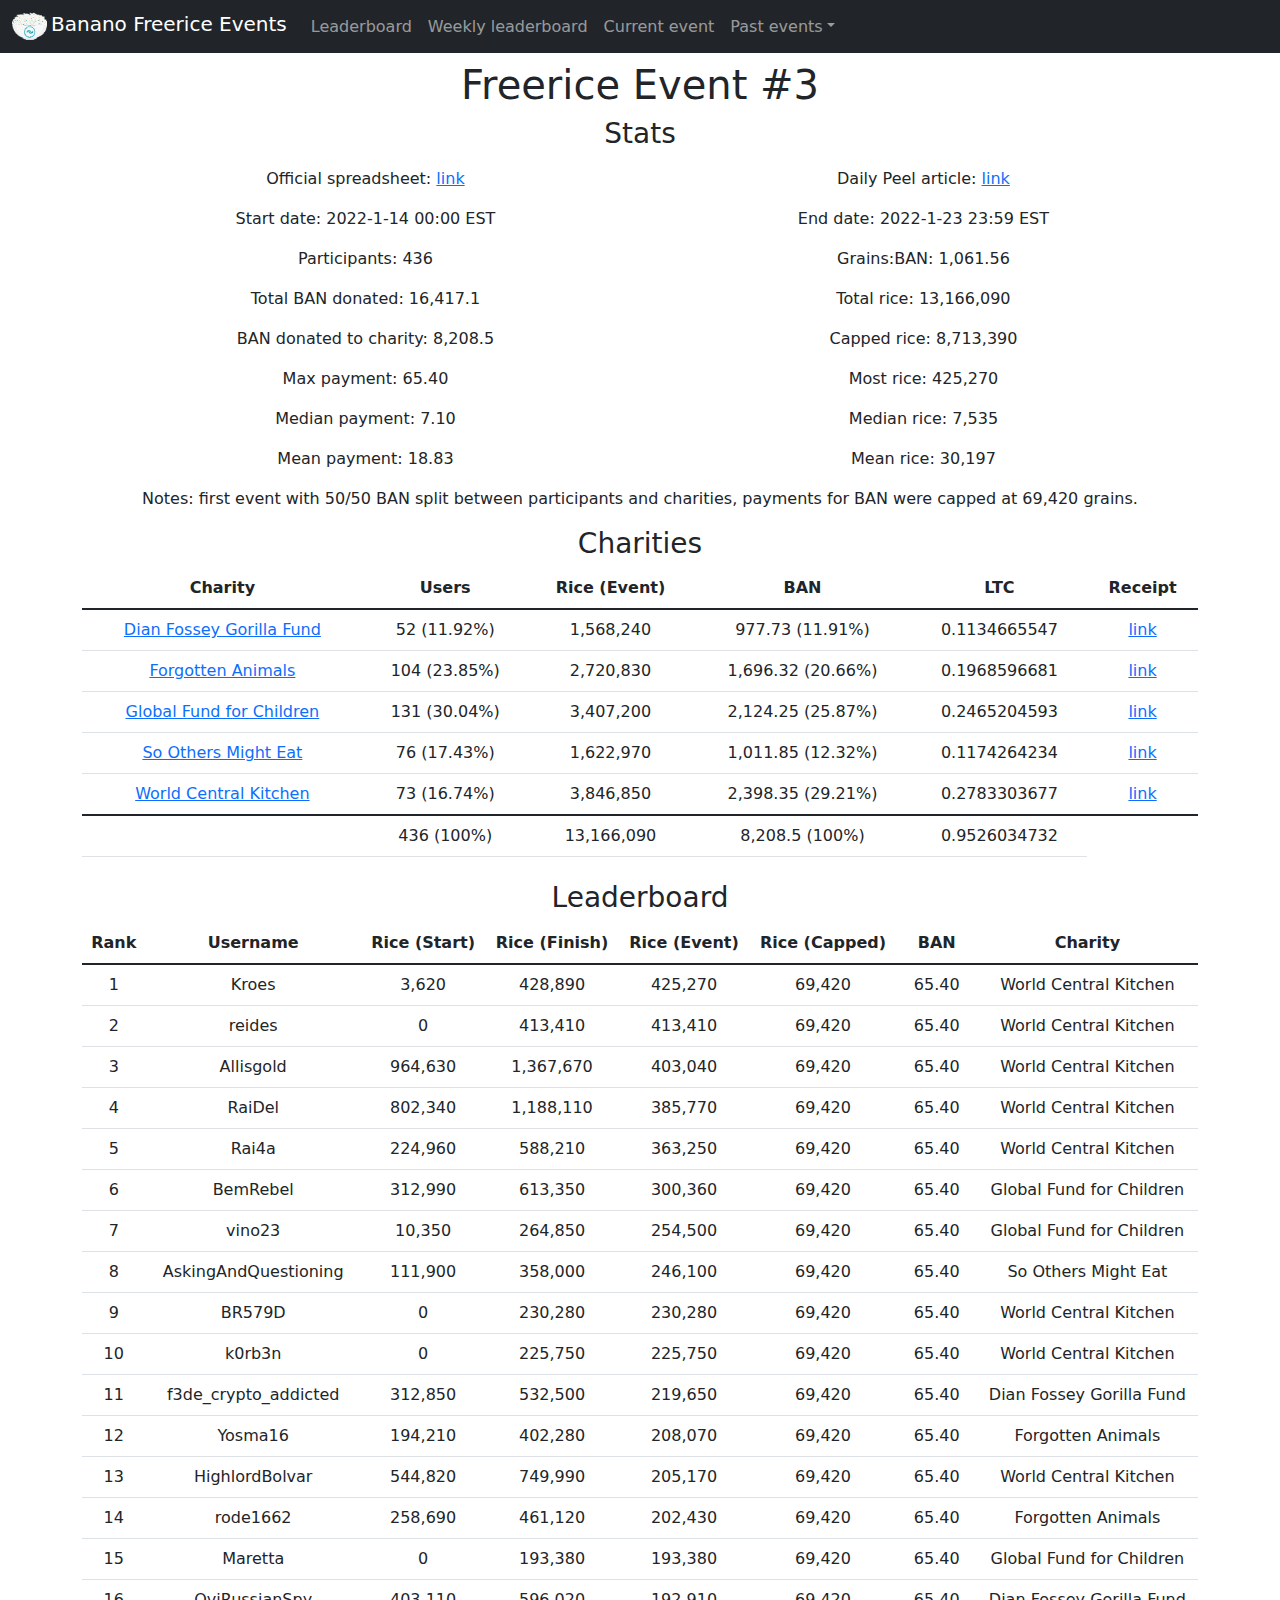
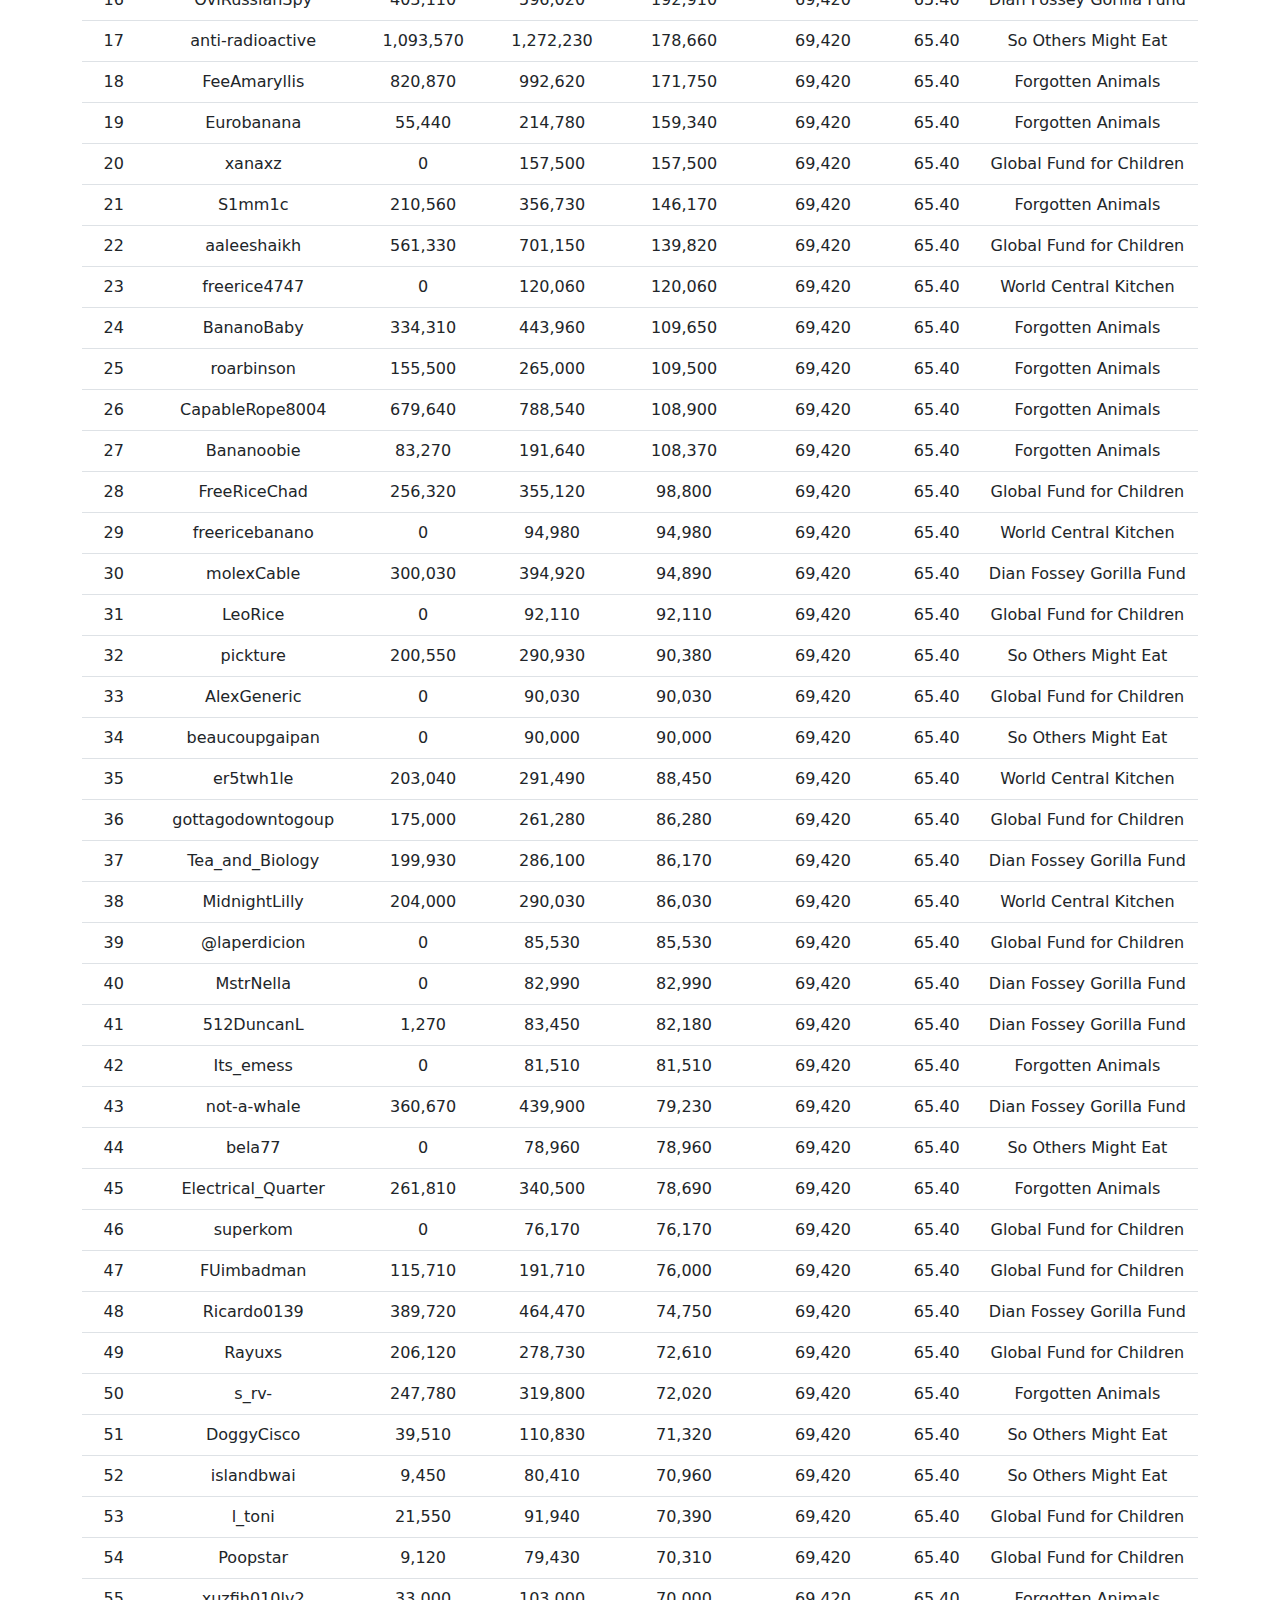
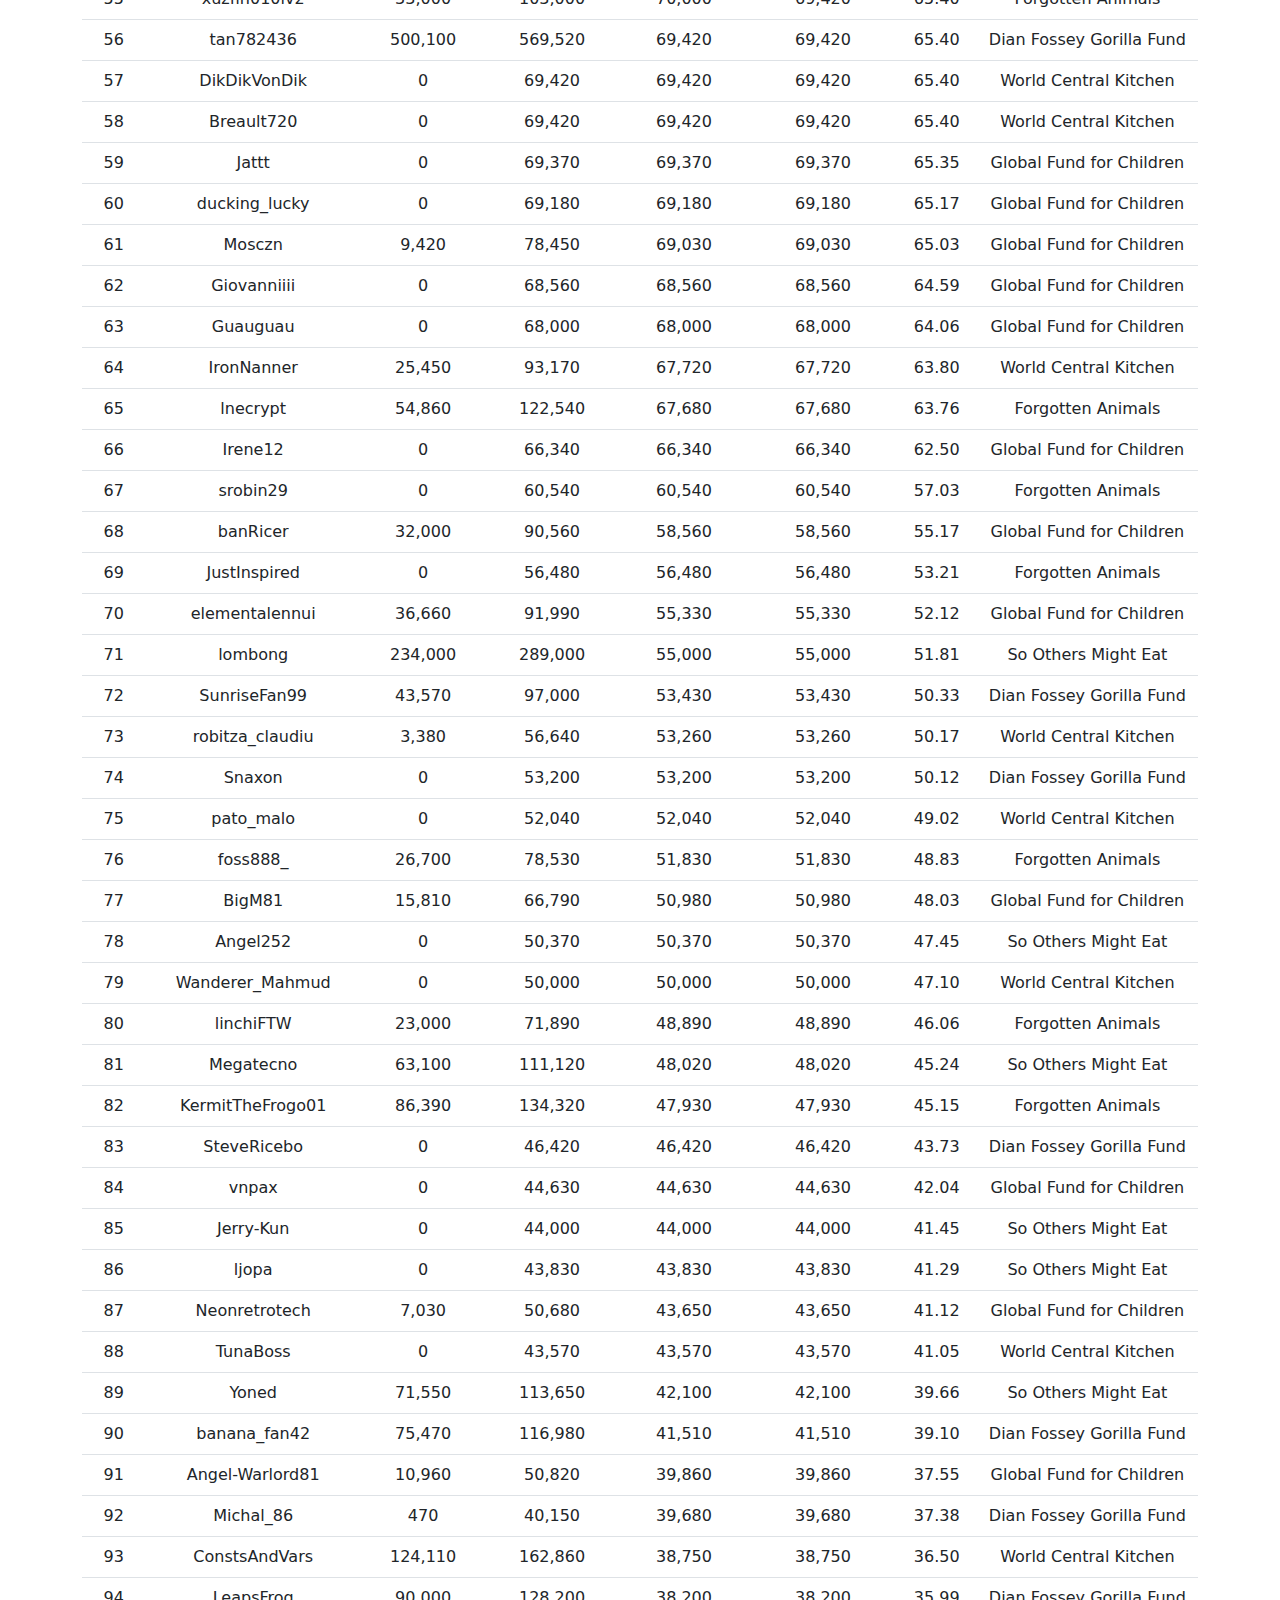
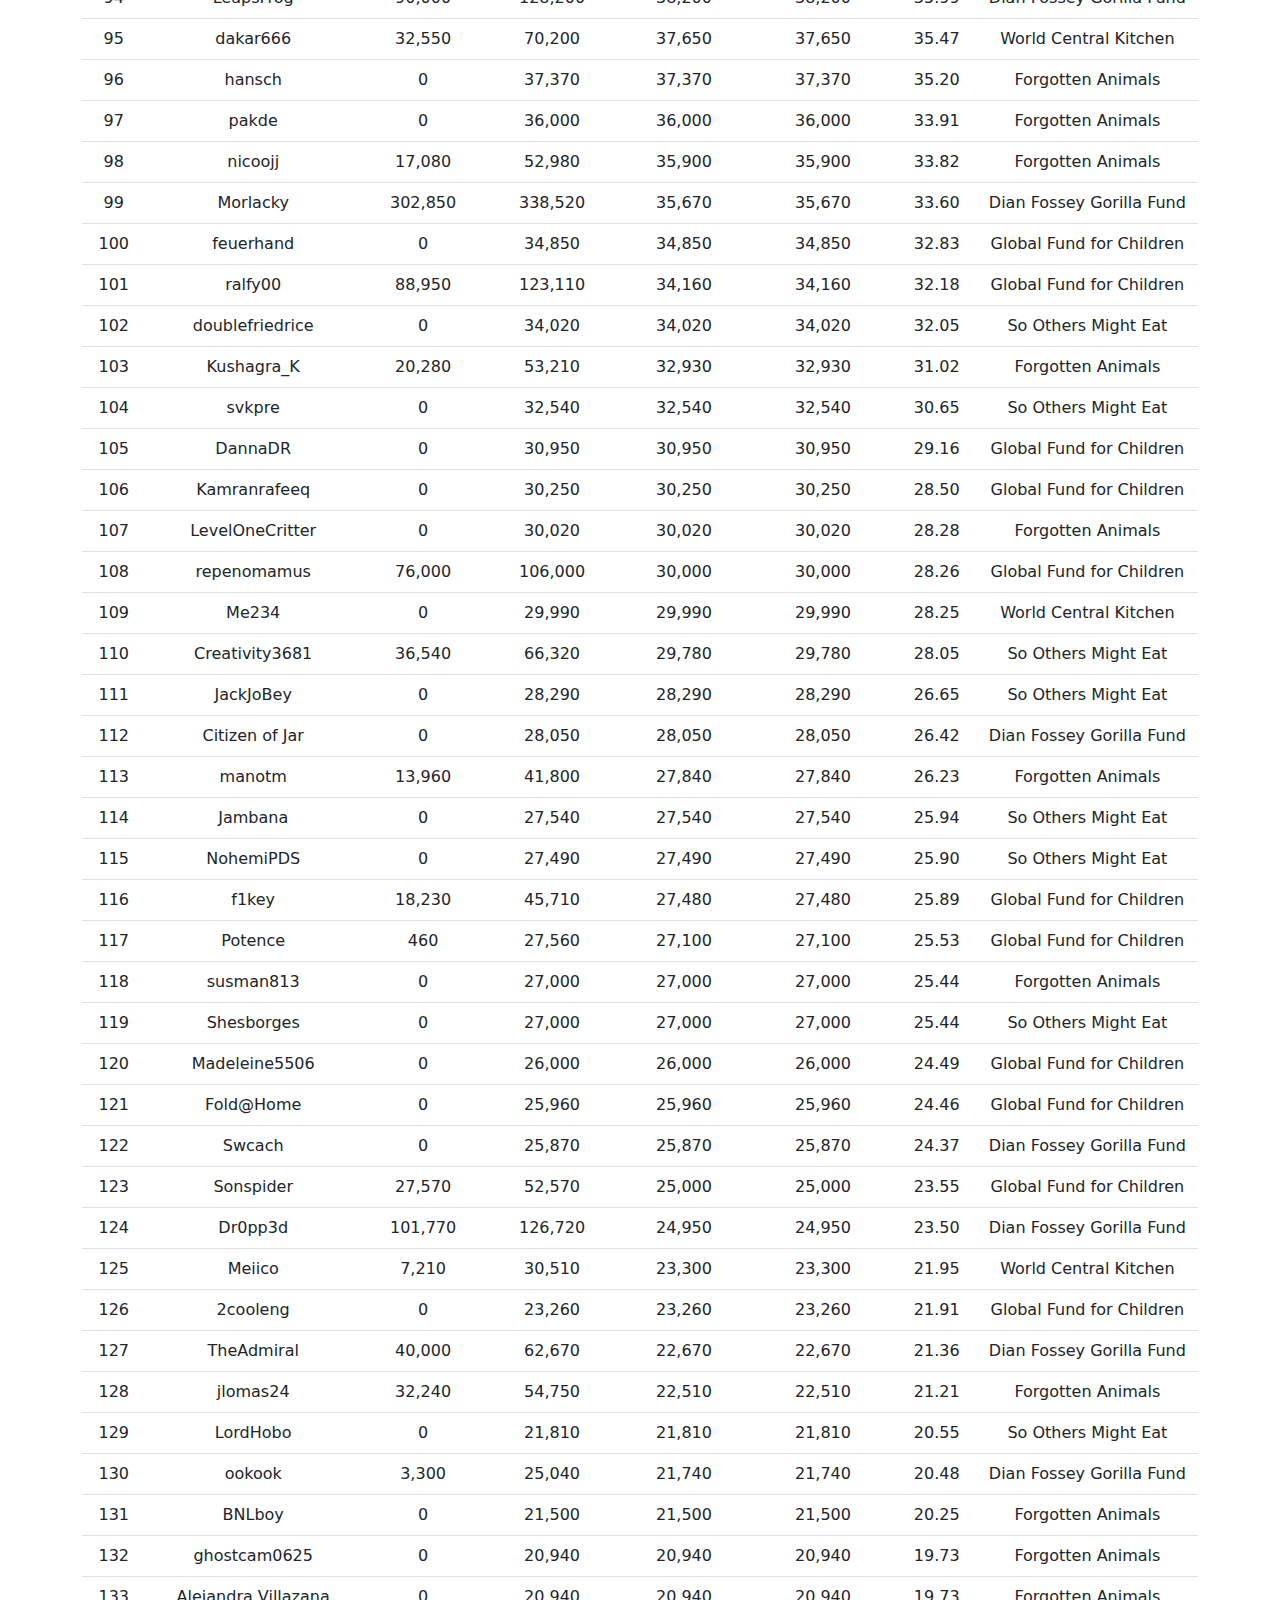
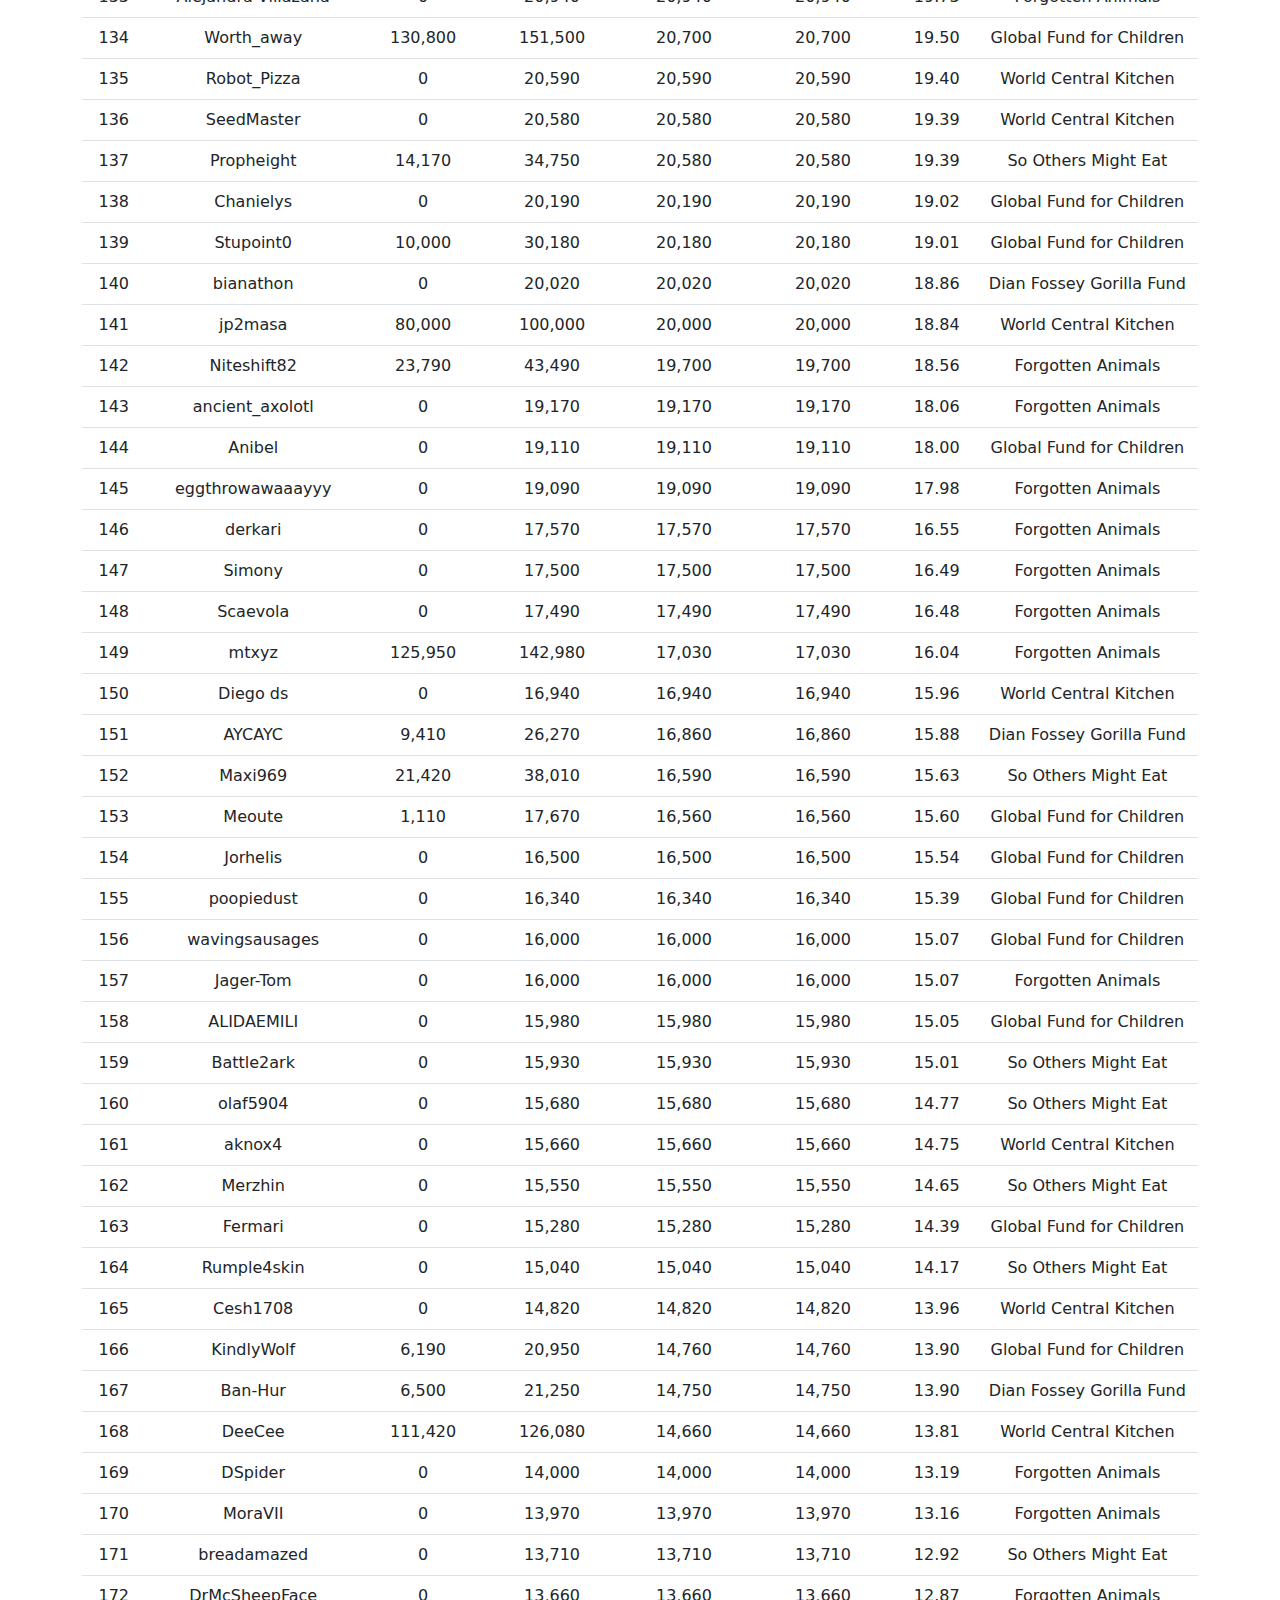
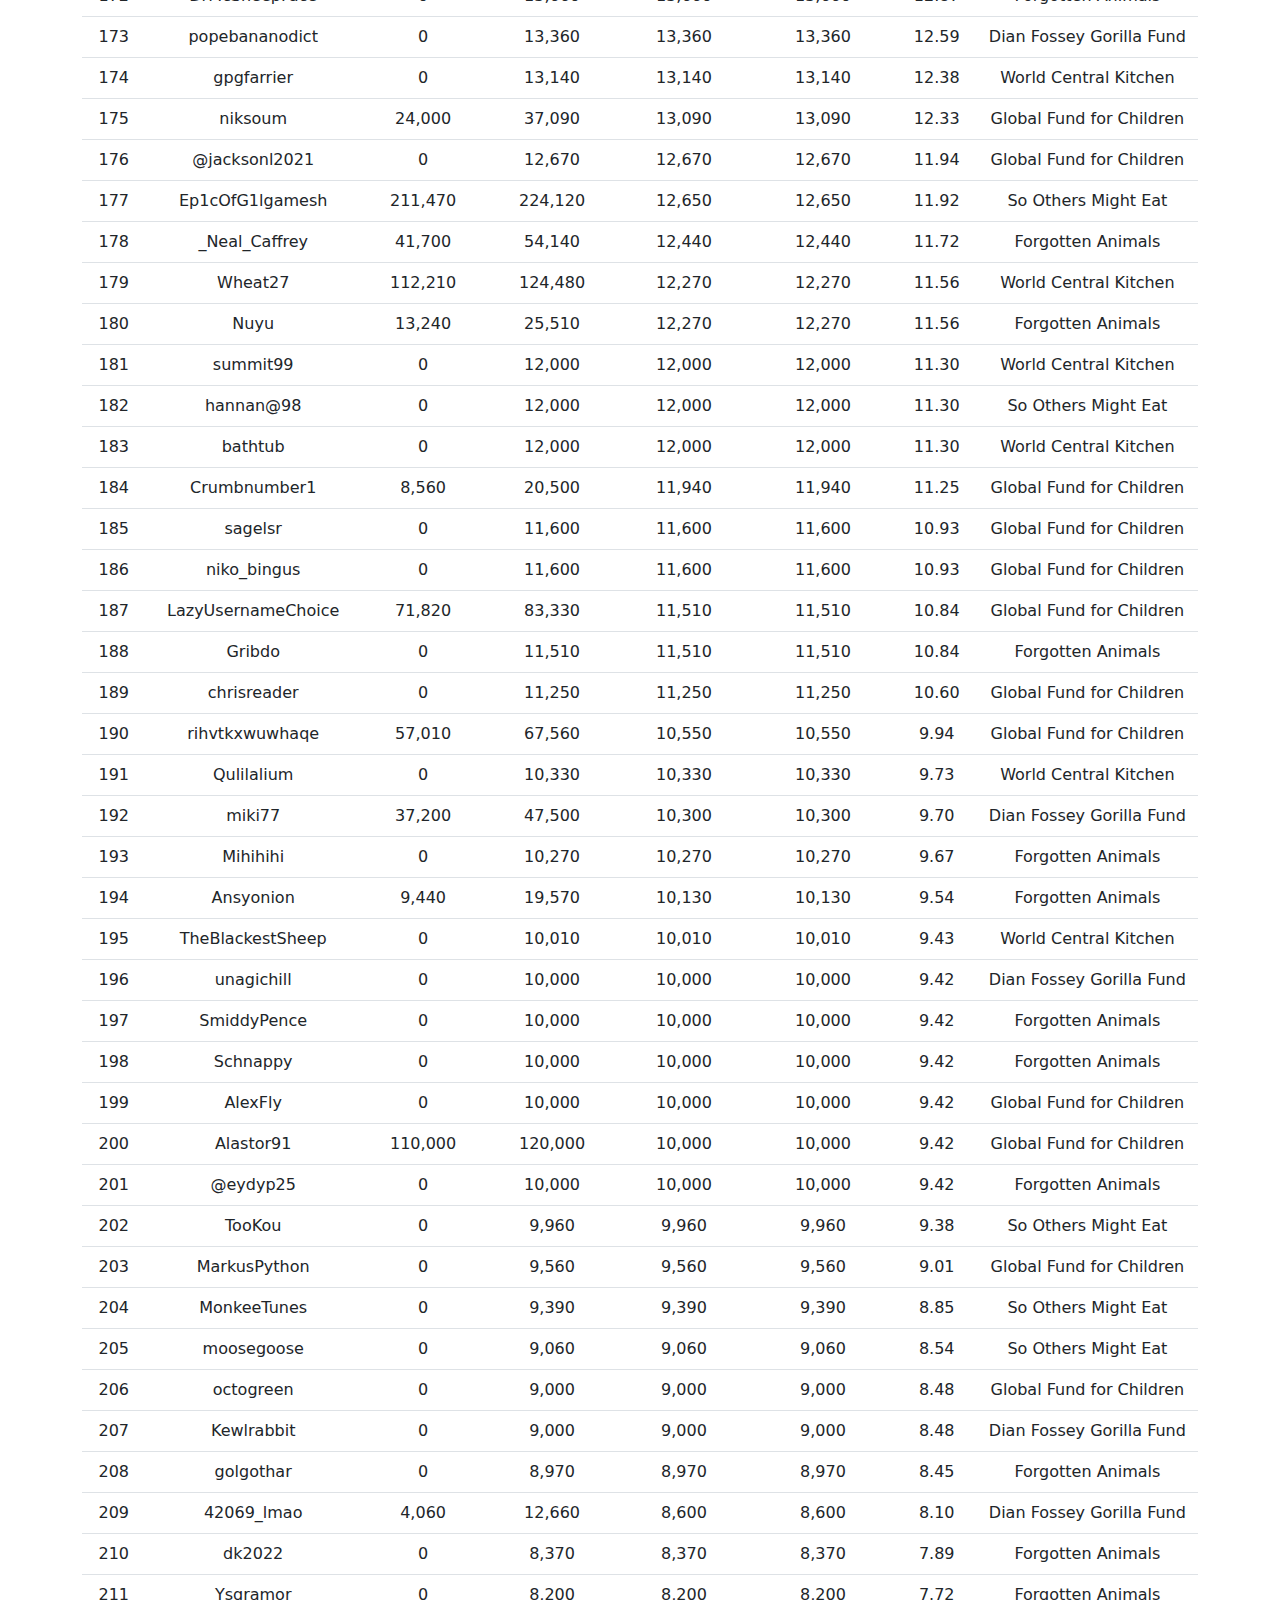
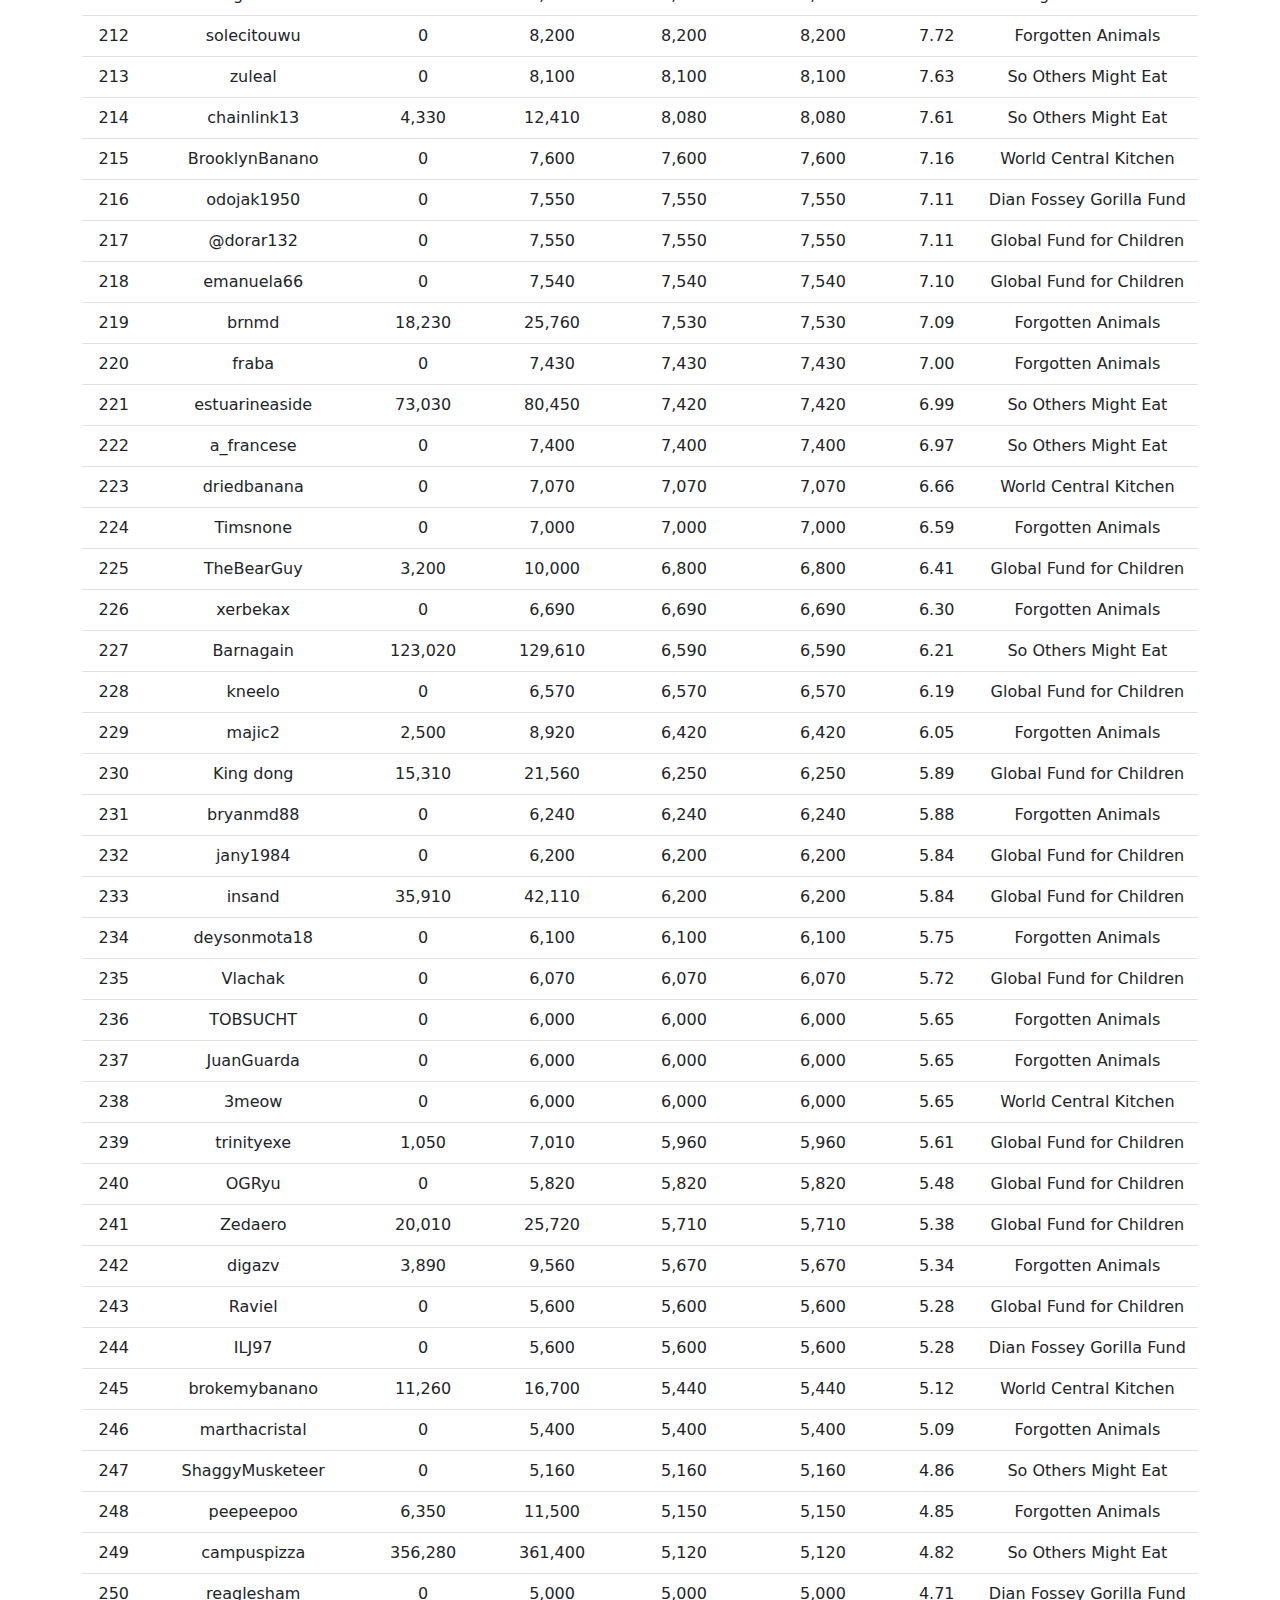
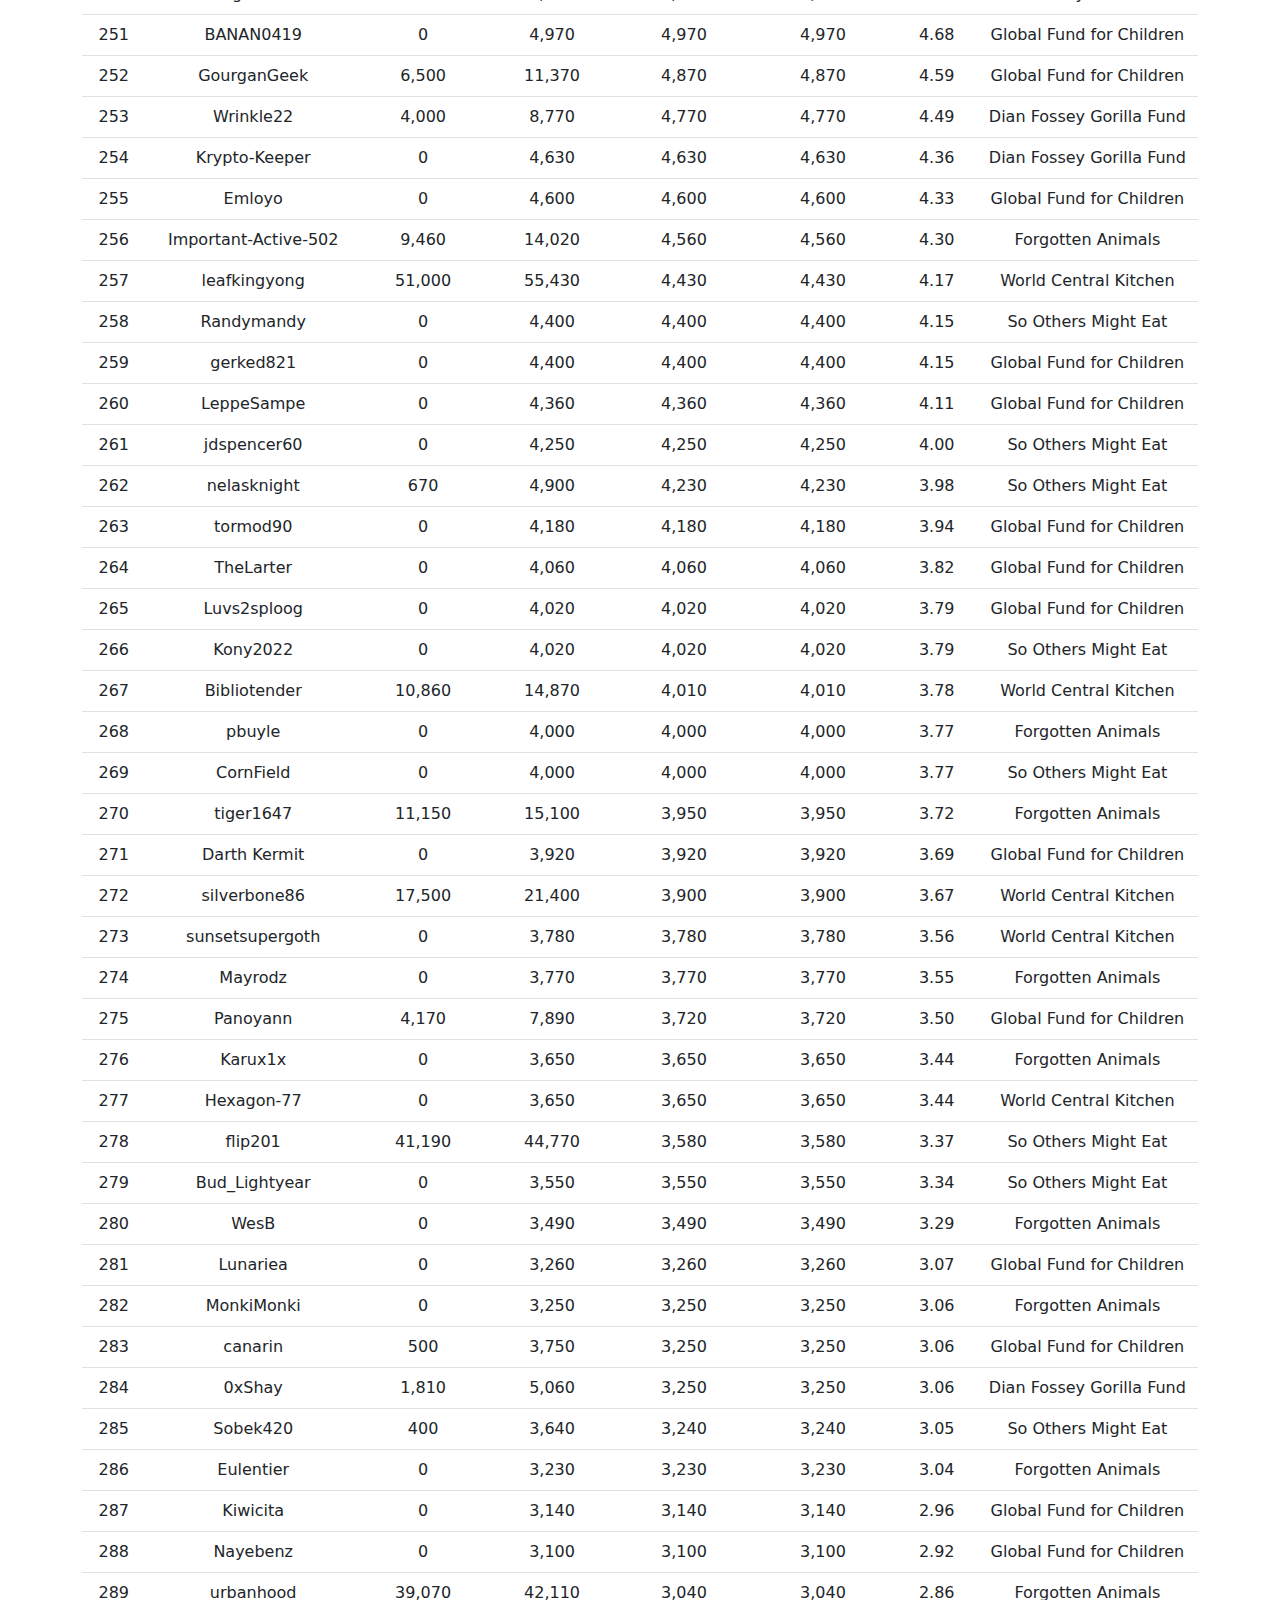
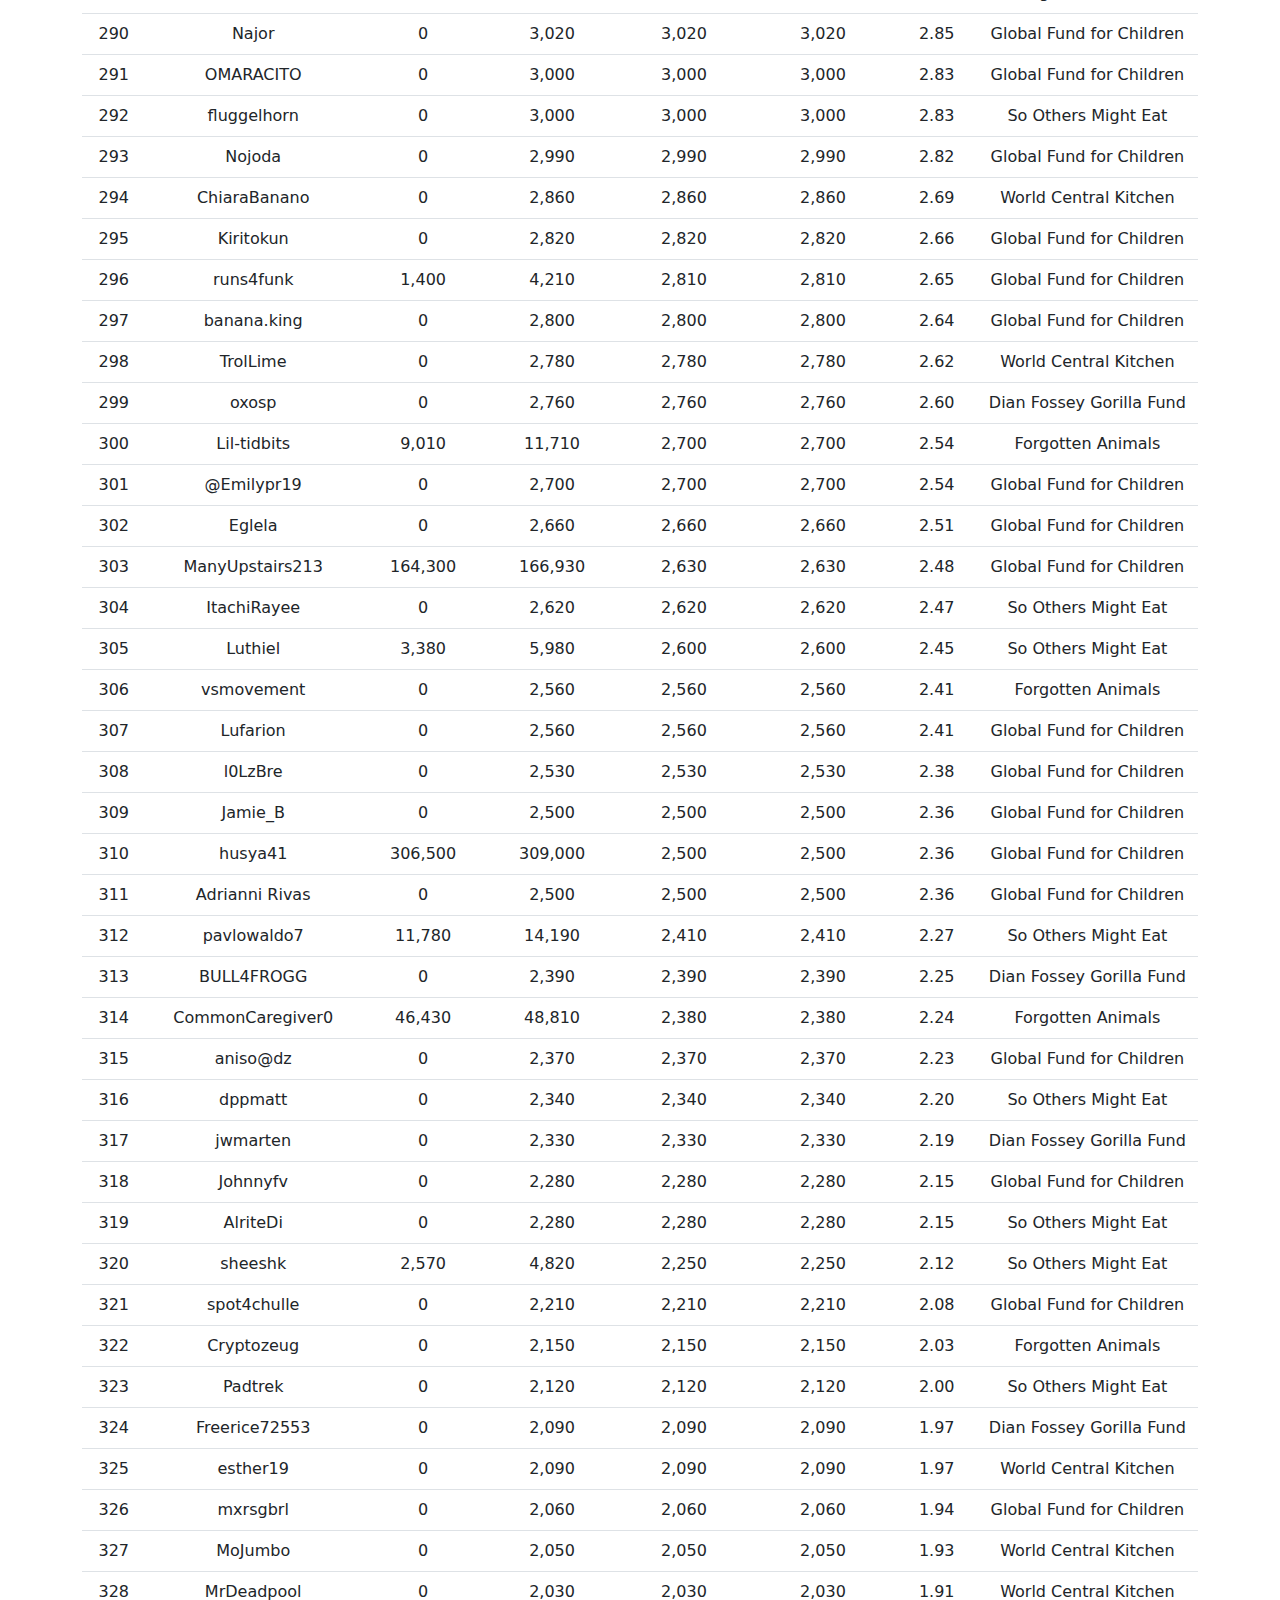
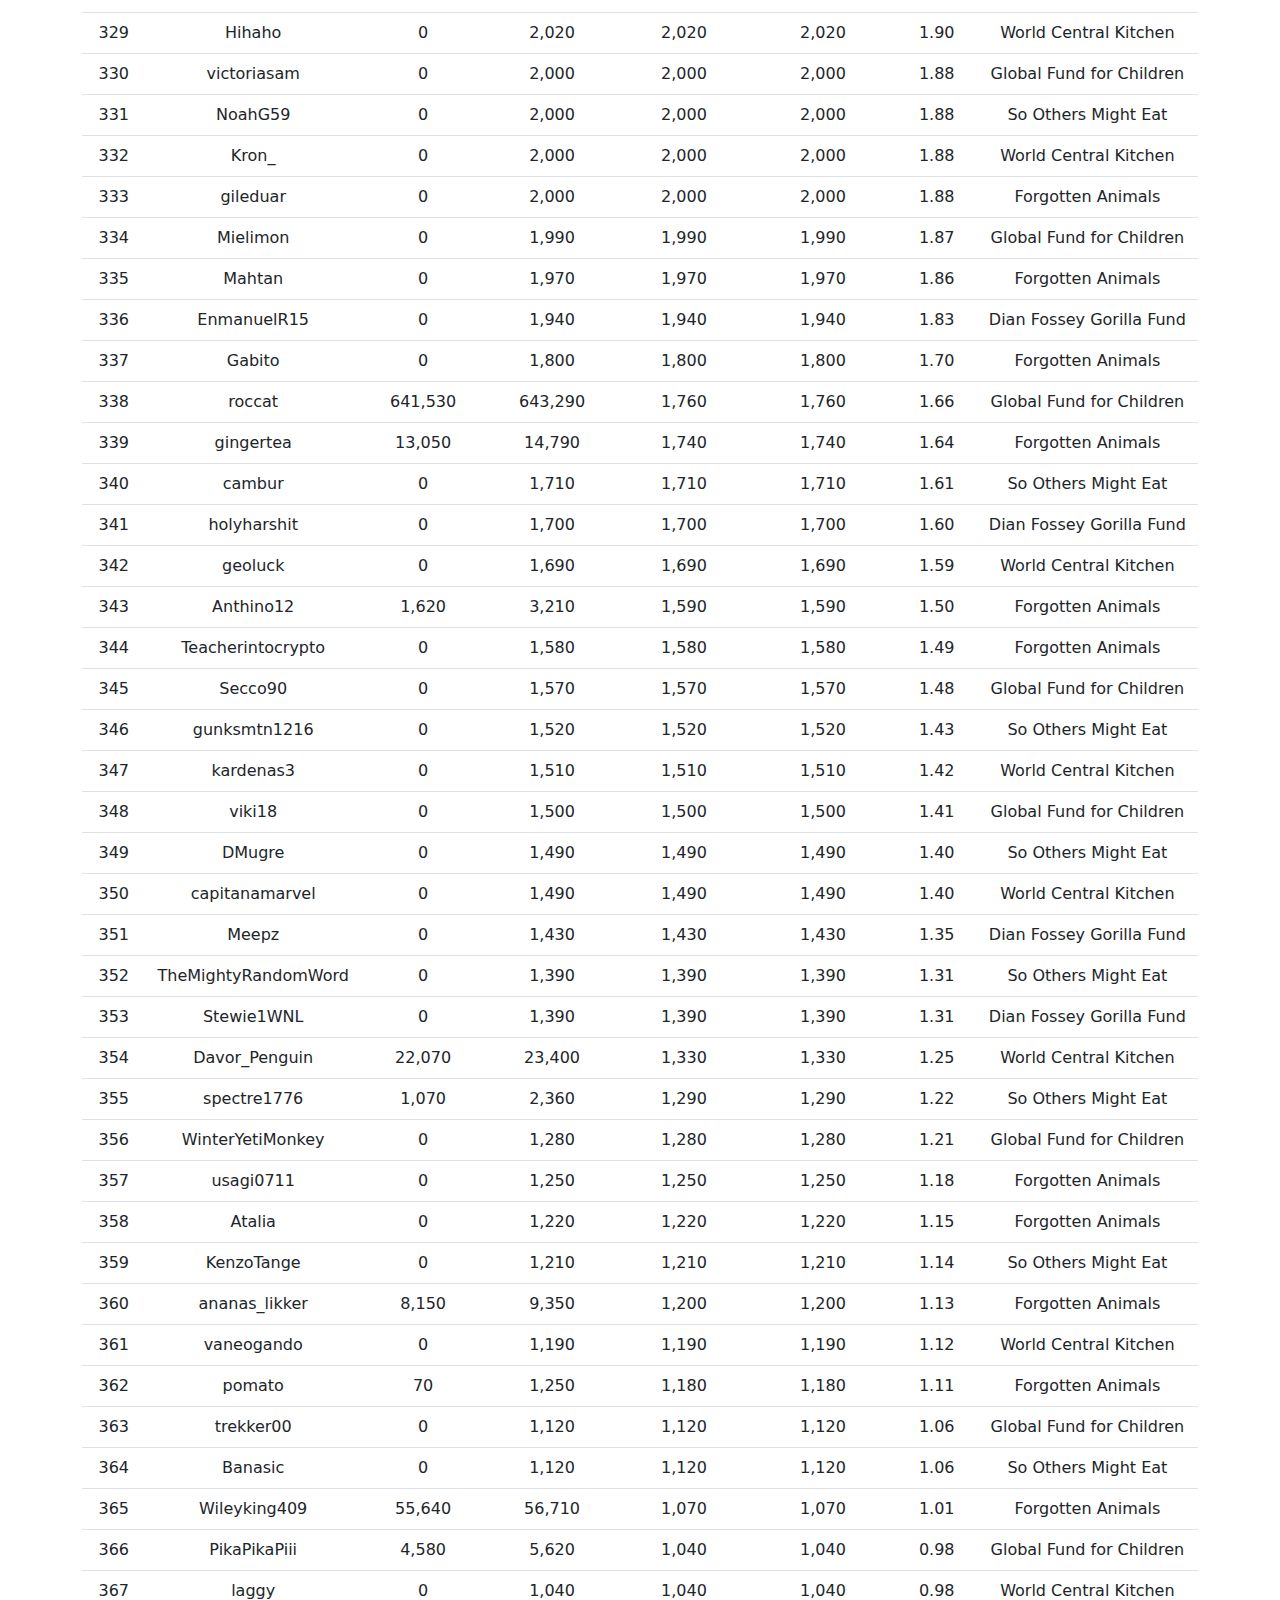
<file: event/3.html>
<!DOCTYPE html>
<html lang="en">
	<head>
    	<meta charset="utf-8">
    	<meta name="viewport" content="width=device-width, initial-scale=1">
    	<title>Banano Freerice Event #3</title>
		<link rel="icon" type="image/x-icon" href="../img/icon.png">
		<link href="../css/bootstrap.min.css" rel="stylesheet">
		<link href="../css/style.min.css" rel="stylesheet">
		<meta property="og:title" content="Banano Freerice Event #3">
		<meta property="og:url" content="https://s-rv99.github.io/event/3.html">
		<meta property="og:image" content="https://s-rv99.github.io/img/icon.png">
		<meta property="og:type" content="website">
		<meta property="og:description" content="Here you can find data about the third Banano Freerice event!">
		<meta property="og:locale" content="en">
	</head>
	<body>    
		<header>
			<nav class="navbar fixed-top navbar-expand-md navbar-dark bg-dark pt-1 pb-1">
				<div class="container-fluid">
					<a href="../index.html" class="navbar-brand"><img src="../img/icon.png" alt="Website logo" class="d-inline-block align-top me-1" width="35" height="35">Banano Freerice Events</a>
					<button class="navbar-toggler" type="button" data-bs-toggle="collapse" data-bs-target="#navbarNavAltMarkup" aria-controls="navbarNavAltMarkup" aria-expanded="false" aria-label="Toggle navigation">
						<span class="navbar-toggler-icon"></span>
					</button>
					<div class="collapse navbar-collapse" id="navbarNavAltMarkup">
						<div class="navbar-nav">
							<a class="nav-link" href="../leaderboard.html">Leaderboard</a>
							<a class="nav-link" href="../weekly.html">Weekly leaderboard</a>
							<a class="nav-link" href="current.html">Current event</a>
							<li class="nav-item dropdown">
								<a class="nav-link dropdown-toggle" href="#" id="navbarDropdown" role="button" data-bs-toggle="dropdown" aria-expanded="false">Past events</a>
								<ul class="dropdown-menu dropdown-menu-dark" aria-labelledby="navbarDropdown">
									<li><a class="dropdown-item" href="6.html">Freerice Event #6</a></li>
									<li><a class="dropdown-item" href="5.html">Freerice Event #5 - Animal Edition</a></li>
									<li><a class="dropdown-item" href="4.html">Freerice Event #4 - Free Fried Rice</a></li>
									<li><a class="dropdown-item" href="#">Freerice Event #3</a></li>
									<li><a class="dropdown-item" href="2.html">Freerice Event #2 - Freerice Holiday</a></li>
									<li><a class="dropdown-item" href="1.html">Freerice Event #1</a></li>
								</ul>
							</li>
						</div>
					</div>
				</div>
			</nav>
		</header>
	<main class="container">
        <h1 class="mt-2 text-center">Freerice Event #3</h1>
		<h3 class="text-center">Stats</h3>
		<table class="table table-borderless text-center align-middle mb-2">
			<tbody>
				<tr>
					<td>Official spreadsheet: <a href="https://docs.google.com/spreadsheets/d/1j9grJd2kH7CKFysT_5uKx6kcdwmHTVdi10DimF3S048/edit?usp=sharing" target="_blank" rel="noreferrer noopener">link</a></td>
					<td>Daily Peel article: <a href="https://www.daily-peel.com/post/freerice3" target="_blank" rel="noreferrer noopener">link</a></td>
				</tr>
				<tr>
					<td>Start date: 2022-1-14 00:00 EST</td>
					<td>End date: 2022-1-23 23:59 EST</td>
				</tr>
				<tr>
					<td>Participants: 436</td>
					<td>Grains:BAN: 1,061.56</td>
				</tr>
				<tr>
					<td>Total BAN donated: 16,417.1</td>
					<td>Total rice: 13,166,090</td>
				</tr>
				<tr>
					<td>BAN donated to charity: 8,208.5</td>
					<td>Capped rice: 8,713,390</td>
				</tr>
				<tr>
					<td>Max payment: 65.40</td>
					<td>Most rice: 425,270</td>
				</tr>
				<tr>
					<td>Median payment: 7.10</td>
					<td>Median rice: 7,535</td>
				</tr>
				<tr>
					<td>Mean payment: 18.83</td>
					<td>Mean rice: 30,197</td>
				</tr>
				<tr>
					<td colspan="2">Notes: first event with 50/50 BAN split between participants and charities, payments for BAN were capped at 69,420 grains.</td>
				</tr>
			</tbody>
		</table>
		<h3 class="text-center">Charities</h3>
		<div class="table-responsive">
			<table class="table align-middle text-center mb-4">
				<thead>
					<tr>
						<th scope="col">Charity</th>
						<th scope="col">Users</th>
						<th scope="col">Rice (Event)</th>
						<th scope="col">BAN</th>
						<th scope="col">LTC</th>
						<th scope="col">Receipt</th>
					</tr>
				</thead>
				<tbody>
					<tr>
						<td><a href="https://gorillafund.org/" target="_blank" rel="noopener">Dian Fossey Gorilla Fund</a></td>
						<td>52 (11.92%)</td>
						<td>1,568,240</td>
						<td>977.73 (11.91%)</td>
						<td>0.1134665547</td>
						<td><a href="https://i.imgur.com/OqwyMZL.png" target="_blank" rel="noreferrer noopener">link</a></td>
					</tr>
					<tr>
						<td><a href="https://forgottenanimals.org/" target="_blank" rel="noopener">Forgotten Animals</a></td>
						<td>104 (23.85%)</td>
						<td>2,720,830</td>
						<td>1,696.32 (20.66%)</td>
						<td>0.1968596681</td>
						<td><a href="https://i.imgur.com/YXXN4SI.png" target="_blank" rel="noreferrer noopener">link</a></td>
					</tr>
					<tr>
						<td><a href="https://globalfundforchildren.org/" target="_blank" rel="noopener">Global Fund for Children</a></td>
						<td>131 (30.04%)</td>
						<td>3,407,200</td>
						<td>2,124.25 (25.87%)</td>
						<td>0.2465204593</td>
						<td><a href="https://i.imgur.com/a7fGi7I.png" target="_blank" rel="noreferrer noopener">link</a></td>
					</tr>
					<tr>
						<td><a href="https://www.some.org/" target="_blank" rel="noopener">So Others Might Eat</a></td>
						<td>76 (17.43%)</td>
						<td>1,622,970</td>
						<td>1,011.85 (12.32%)</td>
						<td>0.1174264234</td>
						<td><a href="https://i.imgur.com/fm3BZGm.png" target="_blank" rel="noreferrer noopener">link</a></td>
					</tr>
					<tr>
						<td><a href="https://wck.org/" target="_blank" rel="noopener">World Central Kitchen</a></td>
						<td>73 (16.74%)</td>
						<td>3,846,850</td>
						<td>2,398.35 (29.21%)</td>
						<td>0.2783303677</td>
						<td><a href="https://i.imgur.com/JXxH4e5.png" target="_blank" rel="noreferrer noopener">link</a></td>
					</tr>
				</tbody>
				<tfoot>
					<tr>
						<td></td>
						<td>436 (100%)</td>
						<td>13,166,090</td>
						<td>8,208.5 (100%)</td>
						<td>0.9526034732</td>
					</tr>
				</tfoot>
			</table>
		</div>
		<h3 class="text-center">Leaderboard</h3>
		<div class="table-responsive">
        <table class="table align-middle text-center mb-4">
			<thead>
				<tr>
					<th scope="col">Rank</th>
					<th scope="col">Username</th>
					<th scope="col">Rice (Start)</th>
					<th scope="col">Rice (Finish)</th>
					<th scope="col">Rice (Event)</th>
					<th scope="col">Rice (Capped)</th>
					<th scope="col">BAN</th>
					<th scope="col">Charity</th>
				</tr>
			</thead>
			<tbody>
				<tr>
					<td>1</td>
					<td>Kroes</td>
					<td>3,620</td>
					<td>428,890</td>
					<td>425,270</td>
					<td>69,420</td>
					<td>65.40</td>
					<td>World Central Kitchen</td>
				</tr>
				<tr>
					<td>2</td>
					<td>reides</td>
					<td>0</td>
					<td>413,410</td>
					<td>413,410</td>
					<td>69,420</td>
					<td>65.40</td>
					<td>World Central Kitchen</td>
				</tr>
				<tr>
					<td>3</td>
					<td>Allisgold</td>
					<td>964,630</td>
					<td>1,367,670</td>
					<td>403,040</td>
					<td>69,420</td>
					<td>65.40</td>
					<td>World Central Kitchen</td>
				</tr>
				<tr>
					<td>4</td>
					<td>RaiDel</td>
					<td>802,340</td>
					<td>1,188,110</td>
					<td>385,770</td>
					<td>69,420</td>
					<td>65.40</td>
					<td>World Central Kitchen</td>
				</tr>
				<tr>
					<td>5</td>
					<td>Rai4a</td>
					<td>224,960</td>
					<td>588,210</td>
					<td>363,250</td>
					<td>69,420</td>
					<td>65.40</td>
					<td>World Central Kitchen</td>
				</tr>
				<tr>
					<td>6</td>
					<td>BemRebel</td>
					<td>312,990</td>
					<td>613,350</td>
					<td>300,360</td>
					<td>69,420</td>
					<td>65.40</td>
					<td>Global Fund for Children</td>
				</tr>
				<tr>
					<td>7</td>
					<td>vino23</td>
					<td>10,350</td>
					<td>264,850</td>
					<td>254,500</td>
					<td>69,420</td>
					<td>65.40</td>
					<td>Global Fund for Children</td>
				</tr>
				<tr>
					<td>8</td>
					<td>AskingAndQuestioning</td>
					<td>111,900</td>
					<td>358,000</td>
					<td>246,100</td>
					<td>69,420</td>
					<td>65.40</td>
					<td>So Others Might Eat</td>
				</tr>
				<tr>
					<td>9</td>
					<td>BR579D</td>
					<td>0</td>
					<td>230,280</td>
					<td>230,280</td>
					<td>69,420</td>
					<td>65.40</td>
					<td>World Central Kitchen</td>
				</tr>
				<tr>
					<td>10</td>
					<td>k0rb3n</td>
					<td>0</td>
					<td>225,750</td>
					<td>225,750</td>
					<td>69,420</td>
					<td>65.40</td>
					<td>World Central Kitchen</td>
				</tr>
				<tr>
					<td>11</td>
					<td>f3de_crypto_addicted</td>
					<td>312,850</td>
					<td>532,500</td>
					<td>219,650</td>
					<td>69,420</td>
					<td>65.40</td>
					<td>Dian Fossey Gorilla Fund</td>
				</tr>
				<tr>
					<td>12</td>
					<td>Yosma16</td>
					<td>194,210</td>
					<td>402,280</td>
					<td>208,070</td>
					<td>69,420</td>
					<td>65.40</td>
					<td>Forgotten Animals</td>
				</tr>
				<tr>
					<td>13</td>
					<td>HighlordBolvar</td>
					<td>544,820</td>
					<td>749,990</td>
					<td>205,170</td>
					<td>69,420</td>
					<td>65.40</td>
					<td>World Central Kitchen</td>
				</tr>
				<tr>
					<td>14</td>
					<td>rode1662</td>
					<td>258,690</td>
					<td>461,120</td>
					<td>202,430</td>
					<td>69,420</td>
					<td>65.40</td>
					<td>Forgotten Animals</td>
				</tr>
				<tr>
					<td>15</td>
					<td>Maretta</td>
					<td>0</td>
					<td>193,380</td>
					<td>193,380</td>
					<td>69,420</td>
					<td>65.40</td>
					<td>Global Fund for Children</td>
				</tr>
				<tr>
					<td>16</td>
					<td>OviRussianSpy</td>
					<td>403,110</td>
					<td>596,020</td>
					<td>192,910</td>
					<td>69,420</td>
					<td>65.40</td>
					<td>Dian Fossey Gorilla Fund</td>
				</tr>
				<tr>
					<td>17</td>
					<td>anti-radioactive</td>
					<td>1,093,570</td>
					<td>1,272,230</td>
					<td>178,660</td>
					<td>69,420</td>
					<td>65.40</td>
					<td>So Others Might Eat</td>
				</tr>
				<tr>
					<td>18</td>
					<td>FeeAmaryllis</td>
					<td>820,870</td>
					<td>992,620</td>
					<td>171,750</td>
					<td>69,420</td>
					<td>65.40</td>
					<td>Forgotten Animals</td>
				</tr>
				<tr>
					<td>19</td>
					<td>Eurobanana</td>
					<td>55,440</td>
					<td>214,780</td>
					<td>159,340</td>
					<td>69,420</td>
					<td>65.40</td>
					<td>Forgotten Animals</td>
				</tr>
				<tr>
					<td>20</td>
					<td>xanaxz</td>
					<td>0</td>
					<td>157,500</td>
					<td>157,500</td>
					<td>69,420</td>
					<td>65.40</td>
					<td>Global Fund for Children</td>
				</tr>
				<tr>
					<td>21</td>
					<td>S1mm1c</td>
					<td>210,560</td>
					<td>356,730</td>
					<td>146,170</td>
					<td>69,420</td>
					<td>65.40</td>
					<td>Forgotten Animals</td>
				</tr>
				<tr>
					<td>22</td>
					<td>aaleeshaikh</td>
					<td>561,330</td>
					<td>701,150</td>
					<td>139,820</td>
					<td>69,420</td>
					<td>65.40</td>
					<td>Global Fund for Children</td>
				</tr>
				<tr>
					<td>23</td>
					<td>freerice4747</td>
					<td>0</td>
					<td>120,060</td>
					<td>120,060</td>
					<td>69,420</td>
					<td>65.40</td>
					<td>World Central Kitchen</td>
				</tr>
				<tr>
					<td>24</td>
					<td>BananoBaby</td>
					<td>334,310</td>
					<td>443,960</td>
					<td>109,650</td>
					<td>69,420</td>
					<td>65.40</td>
					<td>Forgotten Animals</td>
				</tr>
				<tr>
					<td>25</td>
					<td>roarbinson</td>
					<td>155,500</td>
					<td>265,000</td>
					<td>109,500</td>
					<td>69,420</td>
					<td>65.40</td>
					<td>Forgotten Animals</td>
				</tr>
				<tr>
					<td>26</td>
					<td>CapableRope8004</td>
					<td>679,640</td>
					<td>788,540</td>
					<td>108,900</td>
					<td>69,420</td>
					<td>65.40</td>
					<td>Forgotten Animals</td>
				</tr>
				<tr>
					<td>27</td>
					<td>Bananoobie</td>
					<td>83,270</td>
					<td>191,640</td>
					<td>108,370</td>
					<td>69,420</td>
					<td>65.40</td>
					<td>Forgotten Animals</td>
				</tr>
				<tr>
					<td>28</td>
					<td>FreeRiceChad</td>
					<td>256,320</td>
					<td>355,120</td>
					<td>98,800</td>
					<td>69,420</td>
					<td>65.40</td>
					<td>Global Fund for Children</td>
				</tr>
				<tr>
					<td>29</td>
					<td>freericebanano</td>
					<td>0</td>
					<td>94,980</td>
					<td>94,980</td>
					<td>69,420</td>
					<td>65.40</td>
					<td>World Central Kitchen</td>
				</tr>
				<tr>
					<td>30</td>
					<td>molexCable</td>
					<td>300,030</td>
					<td>394,920</td>
					<td>94,890</td>
					<td>69,420</td>
					<td>65.40</td>
					<td>Dian Fossey Gorilla Fund</td>
				</tr>
				<tr>
					<td>31</td>
					<td>LeoRice</td>
					<td>0</td>
					<td>92,110</td>
					<td>92,110</td>
					<td>69,420</td>
					<td>65.40</td>
					<td>Global Fund for Children</td>
				</tr>
				<tr>
					<td>32</td>
					<td>pickture</td>
					<td>200,550</td>
					<td>290,930</td>
					<td>90,380</td>
					<td>69,420</td>
					<td>65.40</td>
					<td>So Others Might Eat</td>
				</tr>
				<tr>
					<td>33</td>
					<td>AlexGeneric</td>
					<td>0</td>
					<td>90,030</td>
					<td>90,030</td>
					<td>69,420</td>
					<td>65.40</td>
					<td>Global Fund for Children</td>
				</tr>
				<tr>
					<td>34</td>
					<td>beaucoupgaipan</td>
					<td>0</td>
					<td>90,000</td>
					<td>90,000</td>
					<td>69,420</td>
					<td>65.40</td>
					<td>So Others Might Eat</td>
				</tr>
				<tr>
					<td>35</td>
					<td>er5twh1le</td>
					<td>203,040</td>
					<td>291,490</td>
					<td>88,450</td>
					<td>69,420</td>
					<td>65.40</td>
					<td>World Central Kitchen</td>
				</tr>
				<tr>
					<td>36</td>
					<td>gottagodowntogoup</td>
					<td>175,000</td>
					<td>261,280</td>
					<td>86,280</td>
					<td>69,420</td>
					<td>65.40</td>
					<td>Global Fund for Children</td>
				</tr>
				<tr>
					<td>37</td>
					<td>Tea_and_Biology</td>
					<td>199,930</td>
					<td>286,100</td>
					<td>86,170</td>
					<td>69,420</td>
					<td>65.40</td>
					<td>Dian Fossey Gorilla Fund</td>
				</tr>
				<tr>
					<td>38</td>
					<td>MidnightLilly</td>
					<td>204,000</td>
					<td>290,030</td>
					<td>86,030</td>
					<td>69,420</td>
					<td>65.40</td>
					<td>World Central Kitchen</td>
				</tr>
				<tr>
					<td>39</td>
					<td>@laperdicion</td>
					<td>0</td>
					<td>85,530</td>
					<td>85,530</td>
					<td>69,420</td>
					<td>65.40</td>
					<td>Global Fund for Children</td>
				</tr>
				<tr>
					<td>40</td>
					<td>MstrNella</td>
					<td>0</td>
					<td>82,990</td>
					<td>82,990</td>
					<td>69,420</td>
					<td>65.40</td>
					<td>Dian Fossey Gorilla Fund</td>
				</tr>
				<tr>
					<td>41</td>
					<td>512DuncanL</td>
					<td>1,270</td>
					<td>83,450</td>
					<td>82,180</td>
					<td>69,420</td>
					<td>65.40</td>
					<td>Dian Fossey Gorilla Fund</td>
				</tr>
				<tr>
					<td>42</td>
					<td>Its_emess</td>
					<td>0</td>
					<td>81,510</td>
					<td>81,510</td>
					<td>69,420</td>
					<td>65.40</td>
					<td>Forgotten Animals</td>
				</tr>
				<tr>
					<td>43</td>
					<td>not-a-whale</td>
					<td>360,670</td>
					<td>439,900</td>
					<td>79,230</td>
					<td>69,420</td>
					<td>65.40</td>
					<td>Dian Fossey Gorilla Fund</td>
				</tr>
				<tr>
					<td>44</td>
					<td>bela77</td>
					<td>0</td>
					<td>78,960</td>
					<td>78,960</td>
					<td>69,420</td>
					<td>65.40</td>
					<td>So Others Might Eat</td>
				</tr>
				<tr>
					<td>45</td>
					<td>Electrical_Quarter</td>
					<td>261,810</td>
					<td>340,500</td>
					<td>78,690</td>
					<td>69,420</td>
					<td>65.40</td>
					<td>Forgotten Animals</td>
				</tr>
				<tr>
					<td>46</td>
					<td>superkom</td>
					<td>0</td>
					<td>76,170</td>
					<td>76,170</td>
					<td>69,420</td>
					<td>65.40</td>
					<td>Global Fund for Children</td>
				</tr>
				<tr>
					<td>47</td>
					<td>FUimbadman</td>
					<td>115,710</td>
					<td>191,710</td>
					<td>76,000</td>
					<td>69,420</td>
					<td>65.40</td>
					<td>Global Fund for Children</td>
				</tr>
				<tr>
					<td>48</td>
					<td>Ricardo0139</td>
					<td>389,720</td>
					<td>464,470</td>
					<td>74,750</td>
					<td>69,420</td>
					<td>65.40</td>
					<td>Dian Fossey Gorilla Fund</td>
				</tr>
				<tr>
					<td>49</td>
					<td>Rayuxs</td>
					<td>206,120</td>
					<td>278,730</td>
					<td>72,610</td>
					<td>69,420</td>
					<td>65.40</td>
					<td>Global Fund for Children</td>
				</tr>
				<tr>
					<td>50</td>
					<td>s_rv-</td>
					<td>247,780</td>
					<td>319,800</td>
					<td>72,020</td>
					<td>69,420</td>
					<td>65.40</td>
					<td>Forgotten Animals</td>
				</tr>
				<tr>
					<td>51</td>
					<td>DoggyCisco</td>
					<td>39,510</td>
					<td>110,830</td>
					<td>71,320</td>
					<td>69,420</td>
					<td>65.40</td>
					<td>So Others Might Eat</td>
				</tr>
				<tr>
					<td>52</td>
					<td>islandbwai</td>
					<td>9,450</td>
					<td>80,410</td>
					<td>70,960</td>
					<td>69,420</td>
					<td>65.40</td>
					<td>So Others Might Eat</td>
				</tr>
				<tr>
					<td>53</td>
					<td>l_toni</td>
					<td>21,550</td>
					<td>91,940</td>
					<td>70,390</td>
					<td>69,420</td>
					<td>65.40</td>
					<td>Global Fund for Children</td>
				</tr>
				<tr>
					<td>54</td>
					<td>Poopstar</td>
					<td>9,120</td>
					<td>79,430</td>
					<td>70,310</td>
					<td>69,420</td>
					<td>65.40</td>
					<td>Global Fund for Children</td>
				</tr>
				<tr>
					<td>55</td>
					<td>xuzfih010lv2</td>
					<td>33,000</td>
					<td>103,000</td>
					<td>70,000</td>
					<td>69,420</td>
					<td>65.40</td>
					<td>Forgotten Animals</td>
				</tr>
				<tr>
					<td>56</td>
					<td>tan782436</td>
					<td>500,100</td>
					<td>569,520</td>
					<td>69,420</td>
					<td>69,420</td>
					<td>65.40</td>
					<td>Dian Fossey Gorilla Fund</td>
				</tr>
				<tr>
					<td>57</td>
					<td>DikDikVonDik</td>
					<td>0</td>
					<td>69,420</td>
					<td>69,420</td>
					<td>69,420</td>
					<td>65.40</td>
					<td>World Central Kitchen</td>
				</tr>
				<tr>
					<td>58</td>
					<td>Breault720</td>
					<td>0</td>
					<td>69,420</td>
					<td>69,420</td>
					<td>69,420</td>
					<td>65.40</td>
					<td>World Central Kitchen</td>
				</tr>
				<tr>
					<td>59</td>
					<td>Jattt</td>
					<td>0</td>
					<td>69,370</td>
					<td>69,370</td>
					<td>69,370</td>
					<td>65.35</td>
					<td>Global Fund for Children</td>
				</tr>
				<tr>
					<td>60</td>
					<td>ducking_lucky</td>
					<td>0</td>
					<td>69,180</td>
					<td>69,180</td>
					<td>69,180</td>
					<td>65.17</td>
					<td>Global Fund for Children</td>
				</tr>
				<tr>
					<td>61</td>
					<td>Mosczn</td>
					<td>9,420</td>
					<td>78,450</td>
					<td>69,030</td>
					<td>69,030</td>
					<td>65.03</td>
					<td>Global Fund for Children</td>
				</tr>
				<tr>
					<td>62</td>
					<td>Giovanniiii</td>
					<td>0</td>
					<td>68,560</td>
					<td>68,560</td>
					<td>68,560</td>
					<td>64.59</td>
					<td>Global Fund for Children</td>
				</tr>
				<tr>
					<td>63</td>
					<td>Guauguau</td>
					<td>0</td>
					<td>68,000</td>
					<td>68,000</td>
					<td>68,000</td>
					<td>64.06</td>
					<td>Global Fund for Children</td>
				</tr>
				<tr>
					<td>64</td>
					<td>IronNanner</td>
					<td>25,450</td>
					<td>93,170</td>
					<td>67,720</td>
					<td>67,720</td>
					<td>63.80</td>
					<td>World Central Kitchen</td>
				</tr>
				<tr>
					<td>65</td>
					<td>lnecrypt</td>
					<td>54,860</td>
					<td>122,540</td>
					<td>67,680</td>
					<td>67,680</td>
					<td>63.76</td>
					<td>Forgotten Animals</td>
				</tr>
				<tr>
					<td>66</td>
					<td>Irene12</td>
					<td>0</td>
					<td>66,340</td>
					<td>66,340</td>
					<td>66,340</td>
					<td>62.50</td>
					<td>Global Fund for Children</td>
				</tr>
				<tr>
					<td>67</td>
					<td>srobin29</td>
					<td>0</td>
					<td>60,540</td>
					<td>60,540</td>
					<td>60,540</td>
					<td>57.03</td>
					<td>Forgotten Animals</td>
				</tr>
				<tr>
					<td>68</td>
					<td>banRicer</td>
					<td>32,000</td>
					<td>90,560</td>
					<td>58,560</td>
					<td>58,560</td>
					<td>55.17</td>
					<td>Global Fund for Children</td>
				</tr>
				<tr>
					<td>69</td>
					<td>JustInspired</td>
					<td>0</td>
					<td>56,480</td>
					<td>56,480</td>
					<td>56,480</td>
					<td>53.21</td>
					<td>Forgotten Animals</td>
				</tr>
				<tr>
					<td>70</td>
					<td>elementalennui</td>
					<td>36,660</td>
					<td>91,990</td>
					<td>55,330</td>
					<td>55,330</td>
					<td>52.12</td>
					<td>Global Fund for Children</td>
				</tr>
				<tr>
					<td>71</td>
					<td>lombong</td>
					<td>234,000</td>
					<td>289,000</td>
					<td>55,000</td>
					<td>55,000</td>
					<td>51.81</td>
					<td>So Others Might Eat</td>
				</tr>
				<tr>
					<td>72</td>
					<td>SunriseFan99</td>
					<td>43,570</td>
					<td>97,000</td>
					<td>53,430</td>
					<td>53,430</td>
					<td>50.33</td>
					<td>Dian Fossey Gorilla Fund</td>
				</tr>
				<tr>
					<td>73</td>
					<td>robitza_claudiu</td>
					<td>3,380</td>
					<td>56,640</td>
					<td>53,260</td>
					<td>53,260</td>
					<td>50.17</td>
					<td>World Central Kitchen</td>
				</tr>
				<tr>
					<td>74</td>
					<td>Snaxon</td>
					<td>0</td>
					<td>53,200</td>
					<td>53,200</td>
					<td>53,200</td>
					<td>50.12</td>
					<td>Dian Fossey Gorilla Fund</td>
				</tr>
				<tr>
					<td>75</td>
					<td>pato_malo</td>
					<td>0</td>
					<td>52,040</td>
					<td>52,040</td>
					<td>52,040</td>
					<td>49.02</td>
					<td>World Central Kitchen</td>
				</tr>
				<tr>
					<td>76</td>
					<td>foss888_</td>
					<td>26,700</td>
					<td>78,530</td>
					<td>51,830</td>
					<td>51,830</td>
					<td>48.83</td>
					<td>Forgotten Animals</td>
				</tr>
				<tr>
					<td>77</td>
					<td>BigM81</td>
					<td>15,810</td>
					<td>66,790</td>
					<td>50,980</td>
					<td>50,980</td>
					<td>48.03</td>
					<td>Global Fund for Children</td>
				</tr>
				<tr>
					<td>78</td>
					<td>Angel252</td>
					<td>0</td>
					<td>50,370</td>
					<td>50,370</td>
					<td>50,370</td>
					<td>47.45</td>
					<td>So Others Might Eat</td>
				</tr>
				<tr>
					<td>79</td>
					<td>Wanderer_Mahmud</td>
					<td>0</td>
					<td>50,000</td>
					<td>50,000</td>
					<td>50,000</td>
					<td>47.10</td>
					<td>World Central Kitchen</td>
				</tr>
				<tr>
					<td>80</td>
					<td>linchiFTW</td>
					<td>23,000</td>
					<td>71,890</td>
					<td>48,890</td>
					<td>48,890</td>
					<td>46.06</td>
					<td>Forgotten Animals</td>
				</tr>
				<tr>
					<td>81</td>
					<td>Megatecno</td>
					<td>63,100</td>
					<td>111,120</td>
					<td>48,020</td>
					<td>48,020</td>
					<td>45.24</td>
					<td>So Others Might Eat</td>
				</tr>
				<tr>
					<td>82</td>
					<td>KermitTheFrogo01</td>
					<td>86,390</td>
					<td>134,320</td>
					<td>47,930</td>
					<td>47,930</td>
					<td>45.15</td>
					<td>Forgotten Animals</td>
				</tr>
				<tr>
					<td>83</td>
					<td>SteveRicebo</td>
					<td>0</td>
					<td>46,420</td>
					<td>46,420</td>
					<td>46,420</td>
					<td>43.73</td>
					<td>Dian Fossey Gorilla Fund</td>
				</tr>
				<tr>
					<td>84</td>
					<td>vnpax</td>
					<td>0</td>
					<td>44,630</td>
					<td>44,630</td>
					<td>44,630</td>
					<td>42.04</td>
					<td>Global Fund for Children</td>
				</tr>
				<tr>
					<td>85</td>
					<td>Jerry-Kun</td>
					<td>0</td>
					<td>44,000</td>
					<td>44,000</td>
					<td>44,000</td>
					<td>41.45</td>
					<td>So Others Might Eat</td>
				</tr>
				<tr>
					<td>86</td>
					<td>ljopa</td>
					<td>0</td>
					<td>43,830</td>
					<td>43,830</td>
					<td>43,830</td>
					<td>41.29</td>
					<td>So Others Might Eat</td>
				</tr>
				<tr>
					<td>87</td>
					<td>Neonretrotech</td>
					<td>7,030</td>
					<td>50,680</td>
					<td>43,650</td>
					<td>43,650</td>
					<td>41.12</td>
					<td>Global Fund for Children</td>
				</tr>
				<tr>
					<td>88</td>
					<td>TunaBoss</td>
					<td>0</td>
					<td>43,570</td>
					<td>43,570</td>
					<td>43,570</td>
					<td>41.05</td>
					<td>World Central Kitchen</td>
				</tr>
				<tr>
					<td>89</td>
					<td>Yoned</td>
					<td>71,550</td>
					<td>113,650</td>
					<td>42,100</td>
					<td>42,100</td>
					<td>39.66</td>
					<td>So Others Might Eat</td>
				</tr>
				<tr>
					<td>90</td>
					<td>banana_fan42</td>
					<td>75,470</td>
					<td>116,980</td>
					<td>41,510</td>
					<td>41,510</td>
					<td>39.10</td>
					<td>Dian Fossey Gorilla Fund</td>
				</tr>
				<tr>
					<td>91</td>
					<td>Angel-Warlord81</td>
					<td>10,960</td>
					<td>50,820</td>
					<td>39,860</td>
					<td>39,860</td>
					<td>37.55</td>
					<td>Global Fund for Children</td>
				</tr>
				<tr>
					<td>92</td>
					<td>Michal_86</td>
					<td>470</td>
					<td>40,150</td>
					<td>39,680</td>
					<td>39,680</td>
					<td>37.38</td>
					<td>Dian Fossey Gorilla Fund</td>
				</tr>
				<tr>
					<td>93</td>
					<td>ConstsAndVars</td>
					<td>124,110</td>
					<td>162,860</td>
					<td>38,750</td>
					<td>38,750</td>
					<td>36.50</td>
					<td>World Central Kitchen</td>
				</tr>
				<tr>
					<td>94</td>
					<td>LeapsFrog</td>
					<td>90,000</td>
					<td>128,200</td>
					<td>38,200</td>
					<td>38,200</td>
					<td>35.99</td>
					<td>Dian Fossey Gorilla Fund</td>
				</tr>
				<tr>
					<td>95</td>
					<td>dakar666</td>
					<td>32,550</td>
					<td>70,200</td>
					<td>37,650</td>
					<td>37,650</td>
					<td>35.47</td>
					<td>World Central Kitchen</td>
				</tr>
				<tr>
					<td>96</td>
					<td>hansch</td>
					<td>0</td>
					<td>37,370</td>
					<td>37,370</td>
					<td>37,370</td>
					<td>35.20</td>
					<td>Forgotten Animals</td>
				</tr>
				<tr>
					<td>97</td>
					<td>pakde</td>
					<td>0</td>
					<td>36,000</td>
					<td>36,000</td>
					<td>36,000</td>
					<td>33.91</td>
					<td>Forgotten Animals</td>
				</tr>
				<tr>
					<td>98</td>
					<td>nicoojj</td>
					<td>17,080</td>
					<td>52,980</td>
					<td>35,900</td>
					<td>35,900</td>
					<td>33.82</td>
					<td>Forgotten Animals</td>
				</tr>
				<tr>
					<td>99</td>
					<td>Morlacky</td>
					<td>302,850</td>
					<td>338,520</td>
					<td>35,670</td>
					<td>35,670</td>
					<td>33.60</td>
					<td>Dian Fossey Gorilla Fund</td>
				</tr>
				<tr>
					<td>100</td>
					<td>feuerhand</td>
					<td>0</td>
					<td>34,850</td>
					<td>34,850</td>
					<td>34,850</td>
					<td>32.83</td>
					<td>Global Fund for Children</td>
				</tr>
				<tr>
					<td>101</td>
					<td>ralfy00</td>
					<td>88,950</td>
					<td>123,110</td>
					<td>34,160</td>
					<td>34,160</td>
					<td>32.18</td>
					<td>Global Fund for Children</td>
				</tr>
				<tr>
					<td>102</td>
					<td>doublefriedrice</td>
					<td>0</td>
					<td>34,020</td>
					<td>34,020</td>
					<td>34,020</td>
					<td>32.05</td>
					<td>So Others Might Eat</td>
				</tr>
				<tr>
					<td>103</td>
					<td>Kushagra_K</td>
					<td>20,280</td>
					<td>53,210</td>
					<td>32,930</td>
					<td>32,930</td>
					<td>31.02</td>
					<td>Forgotten Animals</td>
				</tr>
				<tr>
					<td>104</td>
					<td>svkpre</td>
					<td>0</td>
					<td>32,540</td>
					<td>32,540</td>
					<td>32,540</td>
					<td>30.65</td>
					<td>So Others Might Eat</td>
				</tr>
				<tr>
					<td>105</td>
					<td>DannaDR</td>
					<td>0</td>
					<td>30,950</td>
					<td>30,950</td>
					<td>30,950</td>
					<td>29.16</td>
					<td>Global Fund for Children</td>
				</tr>
				<tr>
					<td>106</td>
					<td>Kamranrafeeq</td>
					<td>0</td>
					<td>30,250</td>
					<td>30,250</td>
					<td>30,250</td>
					<td>28.50</td>
					<td>Global Fund for Children</td>
				</tr>
				<tr>
					<td>107</td>
					<td>LevelOneCritter</td>
					<td>0</td>
					<td>30,020</td>
					<td>30,020</td>
					<td>30,020</td>
					<td>28.28</td>
					<td>Forgotten Animals</td>
				</tr>
				<tr>
					<td>108</td>
					<td>repenomamus</td>
					<td>76,000</td>
					<td>106,000</td>
					<td>30,000</td>
					<td>30,000</td>
					<td>28.26</td>
					<td>Global Fund for Children</td>
				</tr>
				<tr>
					<td>109</td>
					<td>Me234</td>
					<td>0</td>
					<td>29,990</td>
					<td>29,990</td>
					<td>29,990</td>
					<td>28.25</td>
					<td>World Central Kitchen</td>
				</tr>
				<tr>
					<td>110</td>
					<td>Creativity3681</td>
					<td>36,540</td>
					<td>66,320</td>
					<td>29,780</td>
					<td>29,780</td>
					<td>28.05</td>
					<td>So Others Might Eat</td>
				</tr>
				<tr>
					<td>111</td>
					<td>JackJoBey</td>
					<td>0</td>
					<td>28,290</td>
					<td>28,290</td>
					<td>28,290</td>
					<td>26.65</td>
					<td>So Others Might Eat</td>
				</tr>
				<tr>
					<td>112</td>
					<td>Citizen of Jar</td>
					<td>0</td>
					<td>28,050</td>
					<td>28,050</td>
					<td>28,050</td>
					<td>26.42</td>
					<td>Dian Fossey Gorilla Fund</td>
				</tr>
				<tr>
					<td>113</td>
					<td>manotm</td>
					<td>13,960</td>
					<td>41,800</td>
					<td>27,840</td>
					<td>27,840</td>
					<td>26.23</td>
					<td>Forgotten Animals</td>
				</tr>
				<tr>
					<td>114</td>
					<td>Jambana</td>
					<td>0</td>
					<td>27,540</td>
					<td>27,540</td>
					<td>27,540</td>
					<td>25.94</td>
					<td>So Others Might Eat</td>
				</tr>
				<tr>
					<td>115</td>
					<td>NohemiPDS</td>
					<td>0</td>
					<td>27,490</td>
					<td>27,490</td>
					<td>27,490</td>
					<td>25.90</td>
					<td>So Others Might Eat</td>
				</tr>
				<tr>
					<td>116</td>
					<td>f1key</td>
					<td>18,230</td>
					<td>45,710</td>
					<td>27,480</td>
					<td>27,480</td>
					<td>25.89</td>
					<td>Global Fund for Children</td>
				</tr>
				<tr>
					<td>117</td>
					<td>Potence</td>
					<td>460</td>
					<td>27,560</td>
					<td>27,100</td>
					<td>27,100</td>
					<td>25.53</td>
					<td>Global Fund for Children</td>
				</tr>
				<tr>
					<td>118</td>
					<td>susman813</td>
					<td>0</td>
					<td>27,000</td>
					<td>27,000</td>
					<td>27,000</td>
					<td>25.44</td>
					<td>Forgotten Animals</td>
				</tr>
				<tr>
					<td>119</td>
					<td>Shesborges</td>
					<td>0</td>
					<td>27,000</td>
					<td>27,000</td>
					<td>27,000</td>
					<td>25.44</td>
					<td>So Others Might Eat</td>
				</tr>
				<tr>
					<td>120</td>
					<td>Madeleine5506</td>
					<td>0</td>
					<td>26,000</td>
					<td>26,000</td>
					<td>26,000</td>
					<td>24.49</td>
					<td>Global Fund for Children</td>
				</tr>
				<tr>
					<td>121</td>
					<td>Fold@Home</td>
					<td>0</td>
					<td>25,960</td>
					<td>25,960</td>
					<td>25,960</td>
					<td>24.46</td>
					<td>Global Fund for Children</td>
				</tr>
				<tr>
					<td>122</td>
					<td>Swcach</td>
					<td>0</td>
					<td>25,870</td>
					<td>25,870</td>
					<td>25,870</td>
					<td>24.37</td>
					<td>Dian Fossey Gorilla Fund</td>
				</tr>
				<tr>
					<td>123</td>
					<td>Sonspider</td>
					<td>27,570</td>
					<td>52,570</td>
					<td>25,000</td>
					<td>25,000</td>
					<td>23.55</td>
					<td>Global Fund for Children</td>
				</tr>
				<tr>
					<td>124</td>
					<td>Dr0pp3d</td>
					<td>101,770</td>
					<td>126,720</td>
					<td>24,950</td>
					<td>24,950</td>
					<td>23.50</td>
					<td>Dian Fossey Gorilla Fund</td>
				</tr>
				<tr>
					<td>125</td>
					<td>Meiico</td>
					<td>7,210</td>
					<td>30,510</td>
					<td>23,300</td>
					<td>23,300</td>
					<td>21.95</td>
					<td>World Central Kitchen</td>
				</tr>
				<tr>
					<td>126</td>
					<td>2cooleng</td>
					<td>0</td>
					<td>23,260</td>
					<td>23,260</td>
					<td>23,260</td>
					<td>21.91</td>
					<td>Global Fund for Children</td>
				</tr>
				<tr>
					<td>127</td>
					<td>TheAdmiral</td>
					<td>40,000</td>
					<td>62,670</td>
					<td>22,670</td>
					<td>22,670</td>
					<td>21.36</td>
					<td>Dian Fossey Gorilla Fund</td>
				</tr>
				<tr>
					<td>128</td>
					<td>jlomas24</td>
					<td>32,240</td>
					<td>54,750</td>
					<td>22,510</td>
					<td>22,510</td>
					<td>21.21</td>
					<td>Forgotten Animals</td>
				</tr>
				<tr>
					<td>129</td>
					<td>LordHobo</td>
					<td>0</td>
					<td>21,810</td>
					<td>21,810</td>
					<td>21,810</td>
					<td>20.55</td>
					<td>So Others Might Eat</td>
				</tr>
				<tr>
					<td>130</td>
					<td>ookook</td>
					<td>3,300</td>
					<td>25,040</td>
					<td>21,740</td>
					<td>21,740</td>
					<td>20.48</td>
					<td>Dian Fossey Gorilla Fund</td>
				</tr>
				<tr>
					<td>131</td>
					<td>BNLboy</td>
					<td>0</td>
					<td>21,500</td>
					<td>21,500</td>
					<td>21,500</td>
					<td>20.25</td>
					<td>Forgotten Animals</td>
				</tr>
				<tr>
					<td>132</td>
					<td>ghostcam0625</td>
					<td>0</td>
					<td>20,940</td>
					<td>20,940</td>
					<td>20,940</td>
					<td>19.73</td>
					<td>Forgotten Animals</td>
				</tr>
				<tr>
					<td>133</td>
					<td>Alejandra Villazana</td>
					<td>0</td>
					<td>20,940</td>
					<td>20,940</td>
					<td>20,940</td>
					<td>19.73</td>
					<td>Forgotten Animals</td>
				</tr>
				<tr>
					<td>134</td>
					<td>Worth_away</td>
					<td>130,800</td>
					<td>151,500</td>
					<td>20,700</td>
					<td>20,700</td>
					<td>19.50</td>
					<td>Global Fund for Children</td>
				</tr>
				<tr>
					<td>135</td>
					<td>Robot_Pizza</td>
					<td>0</td>
					<td>20,590</td>
					<td>20,590</td>
					<td>20,590</td>
					<td>19.40</td>
					<td>World Central Kitchen</td>
				</tr>
				<tr>
					<td>136</td>
					<td>SeedMaster</td>
					<td>0</td>
					<td>20,580</td>
					<td>20,580</td>
					<td>20,580</td>
					<td>19.39</td>
					<td>World Central Kitchen</td>
				</tr>
				<tr>
					<td>137</td>
					<td>Propheight</td>
					<td>14,170</td>
					<td>34,750</td>
					<td>20,580</td>
					<td>20,580</td>
					<td>19.39</td>
					<td>So Others Might Eat</td>
				</tr>
				<tr>
					<td>138</td>
					<td>Chanielys</td>
					<td>0</td>
					<td>20,190</td>
					<td>20,190</td>
					<td>20,190</td>
					<td>19.02</td>
					<td>Global Fund for Children</td>
				</tr>
				<tr>
					<td>139</td>
					<td>Stupoint0</td>
					<td>10,000</td>
					<td>30,180</td>
					<td>20,180</td>
					<td>20,180</td>
					<td>19.01</td>
					<td>Global Fund for Children</td>
				</tr>
				<tr>
					<td>140</td>
					<td>bianathon</td>
					<td>0</td>
					<td>20,020</td>
					<td>20,020</td>
					<td>20,020</td>
					<td>18.86</td>
					<td>Dian Fossey Gorilla Fund</td>
				</tr>
				<tr>
					<td>141</td>
					<td>jp2masa</td>
					<td>80,000</td>
					<td>100,000</td>
					<td>20,000</td>
					<td>20,000</td>
					<td>18.84</td>
					<td>World Central Kitchen</td>
				</tr>
				<tr>
					<td>142</td>
					<td>Niteshift82</td>
					<td>23,790</td>
					<td>43,490</td>
					<td>19,700</td>
					<td>19,700</td>
					<td>18.56</td>
					<td>Forgotten Animals</td>
				</tr>
				<tr>
					<td>143</td>
					<td>ancient_axolotl</td>
					<td>0</td>
					<td>19,170</td>
					<td>19,170</td>
					<td>19,170</td>
					<td>18.06</td>
					<td>Forgotten Animals</td>
				</tr>
				<tr>
					<td>144</td>
					<td>Anibel</td>
					<td>0</td>
					<td>19,110</td>
					<td>19,110</td>
					<td>19,110</td>
					<td>18.00</td>
					<td>Global Fund for Children</td>
				</tr>
				<tr>
					<td>145</td>
					<td>eggthrowawaaayyy</td>
					<td>0</td>
					<td>19,090</td>
					<td>19,090</td>
					<td>19,090</td>
					<td>17.98</td>
					<td>Forgotten Animals</td>
				</tr>
				<tr>
					<td>146</td>
					<td>derkari</td>
					<td>0</td>
					<td>17,570</td>
					<td>17,570</td>
					<td>17,570</td>
					<td>16.55</td>
					<td>Forgotten Animals</td>
				</tr>
				<tr>
					<td>147</td>
					<td>Simony</td>
					<td>0</td>
					<td>17,500</td>
					<td>17,500</td>
					<td>17,500</td>
					<td>16.49</td>
					<td>Forgotten Animals</td>
				</tr>
				<tr>
					<td>148</td>
					<td>Scaevola</td>
					<td>0</td>
					<td>17,490</td>
					<td>17,490</td>
					<td>17,490</td>
					<td>16.48</td>
					<td>Forgotten Animals</td>
				</tr>
				<tr>
					<td>149</td>
					<td>mtxyz</td>
					<td>125,950</td>
					<td>142,980</td>
					<td>17,030</td>
					<td>17,030</td>
					<td>16.04</td>
					<td>Forgotten Animals</td>
				</tr>
				<tr>
					<td>150</td>
					<td>Diego ds</td>
					<td>0</td>
					<td>16,940</td>
					<td>16,940</td>
					<td>16,940</td>
					<td>15.96</td>
					<td>World Central Kitchen</td>
				</tr>
				<tr>
					<td>151</td>
					<td>AYCAYC</td>
					<td>9,410</td>
					<td>26,270</td>
					<td>16,860</td>
					<td>16,860</td>
					<td>15.88</td>
					<td>Dian Fossey Gorilla Fund</td>
				</tr>
				<tr>
					<td>152</td>
					<td>Maxi969</td>
					<td>21,420</td>
					<td>38,010</td>
					<td>16,590</td>
					<td>16,590</td>
					<td>15.63</td>
					<td>So Others Might Eat</td>
				</tr>
				<tr>
					<td>153</td>
					<td>Meoute</td>
					<td>1,110</td>
					<td>17,670</td>
					<td>16,560</td>
					<td>16,560</td>
					<td>15.60</td>
					<td>Global Fund for Children</td>
				</tr>
				<tr>
					<td>154</td>
					<td>Jorhelis</td>
					<td>0</td>
					<td>16,500</td>
					<td>16,500</td>
					<td>16,500</td>
					<td>15.54</td>
					<td>Global Fund for Children</td>
				</tr>
				<tr>
					<td>155</td>
					<td>poopiedust</td>
					<td>0</td>
					<td>16,340</td>
					<td>16,340</td>
					<td>16,340</td>
					<td>15.39</td>
					<td>Global Fund for Children</td>
				</tr>
				<tr>
					<td>156</td>
					<td>wavingsausages</td>
					<td>0</td>
					<td>16,000</td>
					<td>16,000</td>
					<td>16,000</td>
					<td>15.07</td>
					<td>Global Fund for Children</td>
				</tr>
				<tr>
					<td>157</td>
					<td>Jager-Tom</td>
					<td>0</td>
					<td>16,000</td>
					<td>16,000</td>
					<td>16,000</td>
					<td>15.07</td>
					<td>Forgotten Animals</td>
				</tr>
				<tr>
					<td>158</td>
					<td>ALIDAEMILI</td>
					<td>0</td>
					<td>15,980</td>
					<td>15,980</td>
					<td>15,980</td>
					<td>15.05</td>
					<td>Global Fund for Children</td>
				</tr>
				<tr>
					<td>159</td>
					<td>Battle2ark</td>
					<td>0</td>
					<td>15,930</td>
					<td>15,930</td>
					<td>15,930</td>
					<td>15.01</td>
					<td>So Others Might Eat</td>
				</tr>
				<tr>
					<td>160</td>
					<td>olaf5904</td>
					<td>0</td>
					<td>15,680</td>
					<td>15,680</td>
					<td>15,680</td>
					<td>14.77</td>
					<td>So Others Might Eat</td>
				</tr>
				<tr>
					<td>161</td>
					<td>aknox4</td>
					<td>0</td>
					<td>15,660</td>
					<td>15,660</td>
					<td>15,660</td>
					<td>14.75</td>
					<td>World Central Kitchen</td>
				</tr>
				<tr>
					<td>162</td>
					<td>Merzhin</td>
					<td>0</td>
					<td>15,550</td>
					<td>15,550</td>
					<td>15,550</td>
					<td>14.65</td>
					<td>So Others Might Eat</td>
				</tr>
				<tr>
					<td>163</td>
					<td>Fermari</td>
					<td>0</td>
					<td>15,280</td>
					<td>15,280</td>
					<td>15,280</td>
					<td>14.39</td>
					<td>Global Fund for Children</td>
				</tr>
				<tr>
					<td>164</td>
					<td>Rumple4skin</td>
					<td>0</td>
					<td>15,040</td>
					<td>15,040</td>
					<td>15,040</td>
					<td>14.17</td>
					<td>So Others Might Eat</td>
				</tr>
				<tr>
					<td>165</td>
					<td>Cesh1708</td>
					<td>0</td>
					<td>14,820</td>
					<td>14,820</td>
					<td>14,820</td>
					<td>13.96</td>
					<td>World Central Kitchen</td>
				</tr>
				<tr>
					<td>166</td>
					<td>KindlyWolf</td>
					<td>6,190</td>
					<td>20,950</td>
					<td>14,760</td>
					<td>14,760</td>
					<td>13.90</td>
					<td>Global Fund for Children</td>
				</tr>
				<tr>
					<td>167</td>
					<td>Ban-Hur</td>
					<td>6,500</td>
					<td>21,250</td>
					<td>14,750</td>
					<td>14,750</td>
					<td>13.90</td>
					<td>Dian Fossey Gorilla Fund</td>
				</tr>
				<tr>
					<td>168</td>
					<td>DeeCee</td>
					<td>111,420</td>
					<td>126,080</td>
					<td>14,660</td>
					<td>14,660</td>
					<td>13.81</td>
					<td>World Central Kitchen</td>
				</tr>
				<tr>
					<td>169</td>
					<td>DSpider</td>
					<td>0</td>
					<td>14,000</td>
					<td>14,000</td>
					<td>14,000</td>
					<td>13.19</td>
					<td>Forgotten Animals</td>
				</tr>
				<tr>
					<td>170</td>
					<td>MoraVII</td>
					<td>0</td>
					<td>13,970</td>
					<td>13,970</td>
					<td>13,970</td>
					<td>13.16</td>
					<td>Forgotten Animals</td>
				</tr>
				<tr>
					<td>171</td>
					<td>breadamazed</td>
					<td>0</td>
					<td>13,710</td>
					<td>13,710</td>
					<td>13,710</td>
					<td>12.92</td>
					<td>So Others Might Eat</td>
				</tr>
				<tr>
					<td>172</td>
					<td>DrMcSheepFace</td>
					<td>0</td>
					<td>13,660</td>
					<td>13,660</td>
					<td>13,660</td>
					<td>12.87</td>
					<td>Forgotten Animals</td>
				</tr>
				<tr>
					<td>173</td>
					<td>popebananodict</td>
					<td>0</td>
					<td>13,360</td>
					<td>13,360</td>
					<td>13,360</td>
					<td>12.59</td>
					<td>Dian Fossey Gorilla Fund</td>
				</tr>
				<tr>
					<td>174</td>
					<td>gpgfarrier</td>
					<td>0</td>
					<td>13,140</td>
					<td>13,140</td>
					<td>13,140</td>
					<td>12.38</td>
					<td>World Central Kitchen</td>
				</tr>
				<tr>
					<td>175</td>
					<td>niksoum</td>
					<td>24,000</td>
					<td>37,090</td>
					<td>13,090</td>
					<td>13,090</td>
					<td>12.33</td>
					<td>Global Fund for Children</td>
				</tr>
				<tr>
					<td>176</td>
					<td>@jacksonl2021</td>
					<td>0</td>
					<td>12,670</td>
					<td>12,670</td>
					<td>12,670</td>
					<td>11.94</td>
					<td>Global Fund for Children</td>
				</tr>
				<tr>
					<td>177</td>
					<td>Ep1cOfG1lgamesh</td>
					<td>211,470</td>
					<td>224,120</td>
					<td>12,650</td>
					<td>12,650</td>
					<td>11.92</td>
					<td>So Others Might Eat</td>
				</tr>
				<tr>
					<td>178</td>
					<td>_Neal_Caffrey</td>
					<td>41,700</td>
					<td>54,140</td>
					<td>12,440</td>
					<td>12,440</td>
					<td>11.72</td>
					<td>Forgotten Animals</td>
				</tr>
				<tr>
					<td>179</td>
					<td>Wheat27</td>
					<td>112,210</td>
					<td>124,480</td>
					<td>12,270</td>
					<td>12,270</td>
					<td>11.56</td>
					<td>World Central Kitchen</td>
				</tr>
				<tr>
					<td>180</td>
					<td>Nuyu</td>
					<td>13,240</td>
					<td>25,510</td>
					<td>12,270</td>
					<td>12,270</td>
					<td>11.56</td>
					<td>Forgotten Animals</td>
				</tr>
				<tr>
					<td>181</td>
					<td>summit99</td>
					<td>0</td>
					<td>12,000</td>
					<td>12,000</td>
					<td>12,000</td>
					<td>11.30</td>
					<td>World Central Kitchen</td>
				</tr>
				<tr>
					<td>182</td>
					<td>hannan@98</td>
					<td>0</td>
					<td>12,000</td>
					<td>12,000</td>
					<td>12,000</td>
					<td>11.30</td>
					<td>So Others Might Eat</td>
				</tr>
				<tr>
					<td>183</td>
					<td>bathtub</td>
					<td>0</td>
					<td>12,000</td>
					<td>12,000</td>
					<td>12,000</td>
					<td>11.30</td>
					<td>World Central Kitchen</td>
				</tr>
				<tr>
					<td>184</td>
					<td>Crumbnumber1</td>
					<td>8,560</td>
					<td>20,500</td>
					<td>11,940</td>
					<td>11,940</td>
					<td>11.25</td>
					<td>Global Fund for Children</td>
				</tr>
				<tr>
					<td>185</td>
					<td>sagelsr</td>
					<td>0</td>
					<td>11,600</td>
					<td>11,600</td>
					<td>11,600</td>
					<td>10.93</td>
					<td>Global Fund for Children</td>
				</tr>
				<tr>
					<td>186</td>
					<td>niko_bingus</td>
					<td>0</td>
					<td>11,600</td>
					<td>11,600</td>
					<td>11,600</td>
					<td>10.93</td>
					<td>Global Fund for Children</td>
				</tr>
				<tr>
					<td>187</td>
					<td>LazyUsernameChoice</td>
					<td>71,820</td>
					<td>83,330</td>
					<td>11,510</td>
					<td>11,510</td>
					<td>10.84</td>
					<td>Global Fund for Children</td>
				</tr>
				<tr>
					<td>188</td>
					<td>Gribdo</td>
					<td>0</td>
					<td>11,510</td>
					<td>11,510</td>
					<td>11,510</td>
					<td>10.84</td>
					<td>Forgotten Animals</td>
				</tr>
				<tr>
					<td>189</td>
					<td>chrisreader</td>
					<td>0</td>
					<td>11,250</td>
					<td>11,250</td>
					<td>11,250</td>
					<td>10.60</td>
					<td>Global Fund for Children</td>
				</tr>
				<tr>
					<td>190</td>
					<td>rihvtkxwuwhaqe</td>
					<td>57,010</td>
					<td>67,560</td>
					<td>10,550</td>
					<td>10,550</td>
					<td>9.94</td>
					<td>Global Fund for Children</td>
				</tr>
				<tr>
					<td>191</td>
					<td>Qulilalium</td>
					<td>0</td>
					<td>10,330</td>
					<td>10,330</td>
					<td>10,330</td>
					<td>9.73</td>
					<td>World Central Kitchen</td>
				</tr>
				<tr>
					<td>192</td>
					<td>miki77</td>
					<td>37,200</td>
					<td>47,500</td>
					<td>10,300</td>
					<td>10,300</td>
					<td>9.70</td>
					<td>Dian Fossey Gorilla Fund</td>
				</tr>
				<tr>
					<td>193</td>
					<td>Mihihihi</td>
					<td>0</td>
					<td>10,270</td>
					<td>10,270</td>
					<td>10,270</td>
					<td>9.67</td>
					<td>Forgotten Animals</td>
				</tr>
				<tr>
					<td>194</td>
					<td>Ansyonion</td>
					<td>9,440</td>
					<td>19,570</td>
					<td>10,130</td>
					<td>10,130</td>
					<td>9.54</td>
					<td>Forgotten Animals</td>
				</tr>
				<tr>
					<td>195</td>
					<td>TheBlackestSheep</td>
					<td>0</td>
					<td>10,010</td>
					<td>10,010</td>
					<td>10,010</td>
					<td>9.43</td>
					<td>World Central Kitchen</td>
				</tr>
				<tr>
					<td>196</td>
					<td>unagichill</td>
					<td>0</td>
					<td>10,000</td>
					<td>10,000</td>
					<td>10,000</td>
					<td>9.42</td>
					<td>Dian Fossey Gorilla Fund</td>
				</tr>
				<tr>
					<td>197</td>
					<td>SmiddyPence</td>
					<td>0</td>
					<td>10,000</td>
					<td>10,000</td>
					<td>10,000</td>
					<td>9.42</td>
					<td>Forgotten Animals</td>
				</tr>
				<tr>
					<td>198</td>
					<td>Schnappy</td>
					<td>0</td>
					<td>10,000</td>
					<td>10,000</td>
					<td>10,000</td>
					<td>9.42</td>
					<td>Forgotten Animals</td>
				</tr>
				<tr>
					<td>199</td>
					<td>AlexFly</td>
					<td>0</td>
					<td>10,000</td>
					<td>10,000</td>
					<td>10,000</td>
					<td>9.42</td>
					<td>Global Fund for Children</td>
				</tr>
				<tr>
					<td>200</td>
					<td>Alastor91</td>
					<td>110,000</td>
					<td>120,000</td>
					<td>10,000</td>
					<td>10,000</td>
					<td>9.42</td>
					<td>Global Fund for Children</td>
				</tr>
				<tr>
					<td>201</td>
					<td>@eydyp25</td>
					<td>0</td>
					<td>10,000</td>
					<td>10,000</td>
					<td>10,000</td>
					<td>9.42</td>
					<td>Forgotten Animals</td>
				</tr>
				<tr>
					<td>202</td>
					<td>TooKou</td>
					<td>0</td>
					<td>9,960</td>
					<td>9,960</td>
					<td>9,960</td>
					<td>9.38</td>
					<td>So Others Might Eat</td>
				</tr>
				<tr>
					<td>203</td>
					<td>MarkusPython</td>
					<td>0</td>
					<td>9,560</td>
					<td>9,560</td>
					<td>9,560</td>
					<td>9.01</td>
					<td>Global Fund for Children</td>
				</tr>
				<tr>
					<td>204</td>
					<td>MonkeeTunes</td>
					<td>0</td>
					<td>9,390</td>
					<td>9,390</td>
					<td>9,390</td>
					<td>8.85</td>
					<td>So Others Might Eat</td>
				</tr>
				<tr>
					<td>205</td>
					<td>moosegoose</td>
					<td>0</td>
					<td>9,060</td>
					<td>9,060</td>
					<td>9,060</td>
					<td>8.54</td>
					<td>So Others Might Eat</td>
				</tr>
				<tr>
					<td>206</td>
					<td>octogreen</td>
					<td>0</td>
					<td>9,000</td>
					<td>9,000</td>
					<td>9,000</td>
					<td>8.48</td>
					<td>Global Fund for Children</td>
				</tr>
				<tr>
					<td>207</td>
					<td>Kewlrabbit</td>
					<td>0</td>
					<td>9,000</td>
					<td>9,000</td>
					<td>9,000</td>
					<td>8.48</td>
					<td>Dian Fossey Gorilla Fund</td>
				</tr>
				<tr>
					<td>208</td>
					<td>golgothar</td>
					<td>0</td>
					<td>8,970</td>
					<td>8,970</td>
					<td>8,970</td>
					<td>8.45</td>
					<td>Forgotten Animals</td>
				</tr>
				<tr>
					<td>209</td>
					<td>42069_lmao</td>
					<td>4,060</td>
					<td>12,660</td>
					<td>8,600</td>
					<td>8,600</td>
					<td>8.10</td>
					<td>Dian Fossey Gorilla Fund</td>
				</tr>
				<tr>
					<td>210</td>
					<td>dk2022</td>
					<td>0</td>
					<td>8,370</td>
					<td>8,370</td>
					<td>8,370</td>
					<td>7.89</td>
					<td>Forgotten Animals</td>
				</tr>
				<tr>
					<td>211</td>
					<td>Ysgramor</td>
					<td>0</td>
					<td>8,200</td>
					<td>8,200</td>
					<td>8,200</td>
					<td>7.72</td>
					<td>Forgotten Animals</td>
				</tr>
				<tr>
					<td>212</td>
					<td>solecitouwu</td>
					<td>0</td>
					<td>8,200</td>
					<td>8,200</td>
					<td>8,200</td>
					<td>7.72</td>
					<td>Forgotten Animals</td>
				</tr>
				<tr>
					<td>213</td>
					<td>zuleal</td>
					<td>0</td>
					<td>8,100</td>
					<td>8,100</td>
					<td>8,100</td>
					<td>7.63</td>
					<td>So Others Might Eat</td>
				</tr>
				<tr>
					<td>214</td>
					<td>chainlink13</td>
					<td>4,330</td>
					<td>12,410</td>
					<td>8,080</td>
					<td>8,080</td>
					<td>7.61</td>
					<td>So Others Might Eat</td>
				</tr>
				<tr>
					<td>215</td>
					<td>BrooklynBanano</td>
					<td>0</td>
					<td>7,600</td>
					<td>7,600</td>
					<td>7,600</td>
					<td>7.16</td>
					<td>World Central Kitchen</td>
				</tr>
				<tr>
					<td>216</td>
					<td>odojak1950</td>
					<td>0</td>
					<td>7,550</td>
					<td>7,550</td>
					<td>7,550</td>
					<td>7.11</td>
					<td>Dian Fossey Gorilla Fund</td>
				</tr>
				<tr>
					<td>217</td>
					<td>@dorar132</td>
					<td>0</td>
					<td>7,550</td>
					<td>7,550</td>
					<td>7,550</td>
					<td>7.11</td>
					<td>Global Fund for Children</td>
				</tr>
				<tr>
					<td>218</td>
					<td>emanuela66</td>
					<td>0</td>
					<td>7,540</td>
					<td>7,540</td>
					<td>7,540</td>
					<td>7.10</td>
					<td>Global Fund for Children</td>
				</tr>
				<tr>
					<td>219</td>
					<td>brnmd</td>
					<td>18,230</td>
					<td>25,760</td>
					<td>7,530</td>
					<td>7,530</td>
					<td>7.09</td>
					<td>Forgotten Animals</td>
				</tr>
				<tr>
					<td>220</td>
					<td>fraba</td>
					<td>0</td>
					<td>7,430</td>
					<td>7,430</td>
					<td>7,430</td>
					<td>7.00</td>
					<td>Forgotten Animals</td>
				</tr>
				<tr>
					<td>221</td>
					<td>estuarineaside</td>
					<td>73,030</td>
					<td>80,450</td>
					<td>7,420</td>
					<td>7,420</td>
					<td>6.99</td>
					<td>So Others Might Eat</td>
				</tr>
				<tr>
					<td>222</td>
					<td>a_francese</td>
					<td>0</td>
					<td>7,400</td>
					<td>7,400</td>
					<td>7,400</td>
					<td>6.97</td>
					<td>So Others Might Eat</td>
				</tr>
				<tr>
					<td>223</td>
					<td>driedbanana</td>
					<td>0</td>
					<td>7,070</td>
					<td>7,070</td>
					<td>7,070</td>
					<td>6.66</td>
					<td>World Central Kitchen</td>
				</tr>
				<tr>
					<td>224</td>
					<td>Timsnone</td>
					<td>0</td>
					<td>7,000</td>
					<td>7,000</td>
					<td>7,000</td>
					<td>6.59</td>
					<td>Forgotten Animals</td>
				</tr>
				<tr>
					<td>225</td>
					<td>TheBearGuy</td>
					<td>3,200</td>
					<td>10,000</td>
					<td>6,800</td>
					<td>6,800</td>
					<td>6.41</td>
					<td>Global Fund for Children</td>
				</tr>
				<tr>
					<td>226</td>
					<td>xerbekax</td>
					<td>0</td>
					<td>6,690</td>
					<td>6,690</td>
					<td>6,690</td>
					<td>6.30</td>
					<td>Forgotten Animals</td>
				</tr>
				<tr>
					<td>227</td>
					<td>Barnagain</td>
					<td>123,020</td>
					<td>129,610</td>
					<td>6,590</td>
					<td>6,590</td>
					<td>6.21</td>
					<td>So Others Might Eat</td>
				</tr>
				<tr>
					<td>228</td>
					<td>kneelo</td>
					<td>0</td>
					<td>6,570</td>
					<td>6,570</td>
					<td>6,570</td>
					<td>6.19</td>
					<td>Global Fund for Children</td>
				</tr>
				<tr>
					<td>229</td>
					<td>majic2</td>
					<td>2,500</td>
					<td>8,920</td>
					<td>6,420</td>
					<td>6,420</td>
					<td>6.05</td>
					<td>Forgotten Animals</td>
				</tr>
				<tr>
					<td>230</td>
					<td>King dong</td>
					<td>15,310</td>
					<td>21,560</td>
					<td>6,250</td>
					<td>6,250</td>
					<td>5.89</td>
					<td>Global Fund for Children</td>
				</tr>
				<tr>
					<td>231</td>
					<td>bryanmd88</td>
					<td>0</td>
					<td>6,240</td>
					<td>6,240</td>
					<td>6,240</td>
					<td>5.88</td>
					<td>Forgotten Animals</td>
				</tr>
				<tr>
					<td>232</td>
					<td>jany1984</td>
					<td>0</td>
					<td>6,200</td>
					<td>6,200</td>
					<td>6,200</td>
					<td>5.84</td>
					<td>Global Fund for Children</td>
				</tr>
				<tr>
					<td>233</td>
					<td>insand</td>
					<td>35,910</td>
					<td>42,110</td>
					<td>6,200</td>
					<td>6,200</td>
					<td>5.84</td>
					<td>Global Fund for Children</td>
				</tr>
				<tr>
					<td>234</td>
					<td>deysonmota18</td>
					<td>0</td>
					<td>6,100</td>
					<td>6,100</td>
					<td>6,100</td>
					<td>5.75</td>
					<td>Forgotten Animals</td>
				</tr>
				<tr>
					<td>235</td>
					<td>Vlachak</td>
					<td>0</td>
					<td>6,070</td>
					<td>6,070</td>
					<td>6,070</td>
					<td>5.72</td>
					<td>Global Fund for Children</td>
				</tr>
				<tr>
					<td>236</td>
					<td>TOBSUCHT</td>
					<td>0</td>
					<td>6,000</td>
					<td>6,000</td>
					<td>6,000</td>
					<td>5.65</td>
					<td>Forgotten Animals</td>
				</tr>
				<tr>
					<td>237</td>
					<td>JuanGuarda</td>
					<td>0</td>
					<td>6,000</td>
					<td>6,000</td>
					<td>6,000</td>
					<td>5.65</td>
					<td>Forgotten Animals</td>
				</tr>
				<tr>
					<td>238</td>
					<td>3meow</td>
					<td>0</td>
					<td>6,000</td>
					<td>6,000</td>
					<td>6,000</td>
					<td>5.65</td>
					<td>World Central Kitchen</td>
				</tr>
				<tr>
					<td>239</td>
					<td>trinityexe</td>
					<td>1,050</td>
					<td>7,010</td>
					<td>5,960</td>
					<td>5,960</td>
					<td>5.61</td>
					<td>Global Fund for Children</td>
				</tr>
				<tr>
					<td>240</td>
					<td>OGRyu</td>
					<td>0</td>
					<td>5,820</td>
					<td>5,820</td>
					<td>5,820</td>
					<td>5.48</td>
					<td>Global Fund for Children</td>
				</tr>
				<tr>
					<td>241</td>
					<td>Zedaero</td>
					<td>20,010</td>
					<td>25,720</td>
					<td>5,710</td>
					<td>5,710</td>
					<td>5.38</td>
					<td>Global Fund for Children</td>
				</tr>
				<tr>
					<td>242</td>
					<td>digazv</td>
					<td>3,890</td>
					<td>9,560</td>
					<td>5,670</td>
					<td>5,670</td>
					<td>5.34</td>
					<td>Forgotten Animals</td>
				</tr>
				<tr>
					<td>243</td>
					<td>Raviel</td>
					<td>0</td>
					<td>5,600</td>
					<td>5,600</td>
					<td>5,600</td>
					<td>5.28</td>
					<td>Global Fund for Children</td>
				</tr>
				<tr>
					<td>244</td>
					<td>ILJ97</td>
					<td>0</td>
					<td>5,600</td>
					<td>5,600</td>
					<td>5,600</td>
					<td>5.28</td>
					<td>Dian Fossey Gorilla Fund</td>
				</tr>
				<tr>
					<td>245</td>
					<td>brokemybanano</td>
					<td>11,260</td>
					<td>16,700</td>
					<td>5,440</td>
					<td>5,440</td>
					<td>5.12</td>
					<td>World Central Kitchen</td>
				</tr>
				<tr>
					<td>246</td>
					<td>marthacristal</td>
					<td>0</td>
					<td>5,400</td>
					<td>5,400</td>
					<td>5,400</td>
					<td>5.09</td>
					<td>Forgotten Animals</td>
				</tr>
				<tr>
					<td>247</td>
					<td>ShaggyMusketeer</td>
					<td>0</td>
					<td>5,160</td>
					<td>5,160</td>
					<td>5,160</td>
					<td>4.86</td>
					<td>So Others Might Eat</td>
				</tr>
				<tr>
					<td>248</td>
					<td>peepeepoo</td>
					<td>6,350</td>
					<td>11,500</td>
					<td>5,150</td>
					<td>5,150</td>
					<td>4.85</td>
					<td>Forgotten Animals</td>
				</tr>
				<tr>
					<td>249</td>
					<td>campuspizza</td>
					<td>356,280</td>
					<td>361,400</td>
					<td>5,120</td>
					<td>5,120</td>
					<td>4.82</td>
					<td>So Others Might Eat</td>
				</tr>
				<tr>
					<td>250</td>
					<td>reaglesham</td>
					<td>0</td>
					<td>5,000</td>
					<td>5,000</td>
					<td>5,000</td>
					<td>4.71</td>
					<td>Dian Fossey Gorilla Fund</td>
				</tr>
				<tr>
					<td>251</td>
					<td>BANAN0419</td>
					<td>0</td>
					<td>4,970</td>
					<td>4,970</td>
					<td>4,970</td>
					<td>4.68</td>
					<td>Global Fund for Children</td>
				</tr>
				<tr>
					<td>252</td>
					<td>GourganGeek</td>
					<td>6,500</td>
					<td>11,370</td>
					<td>4,870</td>
					<td>4,870</td>
					<td>4.59</td>
					<td>Global Fund for Children</td>
				</tr>
				<tr>
					<td>253</td>
					<td>Wrinkle22</td>
					<td>4,000</td>
					<td>8,770</td>
					<td>4,770</td>
					<td>4,770</td>
					<td>4.49</td>
					<td>Dian Fossey Gorilla Fund</td>
				</tr>
				<tr>
					<td>254</td>
					<td>Krypto-Keeper</td>
					<td>0</td>
					<td>4,630</td>
					<td>4,630</td>
					<td>4,630</td>
					<td>4.36</td>
					<td>Dian Fossey Gorilla Fund</td>
				</tr>
				<tr>
					<td>255</td>
					<td>Emloyo</td>
					<td>0</td>
					<td>4,600</td>
					<td>4,600</td>
					<td>4,600</td>
					<td>4.33</td>
					<td>Global Fund for Children</td>
				</tr>
				<tr>
					<td>256</td>
					<td>Important-Active-502</td>
					<td>9,460</td>
					<td>14,020</td>
					<td>4,560</td>
					<td>4,560</td>
					<td>4.30</td>
					<td>Forgotten Animals</td>
				</tr>
				<tr>
					<td>257</td>
					<td>leafkingyong</td>
					<td>51,000</td>
					<td>55,430</td>
					<td>4,430</td>
					<td>4,430</td>
					<td>4.17</td>
					<td>World Central Kitchen</td>
				</tr>
				<tr>
					<td>258</td>
					<td>Randymandy</td>
					<td>0</td>
					<td>4,400</td>
					<td>4,400</td>
					<td>4,400</td>
					<td>4.15</td>
					<td>So Others Might Eat</td>
				</tr>
				<tr>
					<td>259</td>
					<td>gerked821</td>
					<td>0</td>
					<td>4,400</td>
					<td>4,400</td>
					<td>4,400</td>
					<td>4.15</td>
					<td>Global Fund for Children</td>
				</tr>
				<tr>
					<td>260</td>
					<td>LeppeSampe</td>
					<td>0</td>
					<td>4,360</td>
					<td>4,360</td>
					<td>4,360</td>
					<td>4.11</td>
					<td>Global Fund for Children</td>
				</tr>
				<tr>
					<td>261</td>
					<td>jdspencer60</td>
					<td>0</td>
					<td>4,250</td>
					<td>4,250</td>
					<td>4,250</td>
					<td>4.00</td>
					<td>So Others Might Eat</td>
				</tr>
				<tr>
					<td>262</td>
					<td>nelasknight</td>
					<td>670</td>
					<td>4,900</td>
					<td>4,230</td>
					<td>4,230</td>
					<td>3.98</td>
					<td>So Others Might Eat</td>
				</tr>
				<tr>
					<td>263</td>
					<td>tormod90</td>
					<td>0</td>
					<td>4,180</td>
					<td>4,180</td>
					<td>4,180</td>
					<td>3.94</td>
					<td>Global Fund for Children</td>
				</tr>
				<tr>
					<td>264</td>
					<td>TheLarter</td>
					<td>0</td>
					<td>4,060</td>
					<td>4,060</td>
					<td>4,060</td>
					<td>3.82</td>
					<td>Global Fund for Children</td>
				</tr>
				<tr>
					<td>265</td>
					<td>Luvs2sploog</td>
					<td>0</td>
					<td>4,020</td>
					<td>4,020</td>
					<td>4,020</td>
					<td>3.79</td>
					<td>Global Fund for Children</td>
				</tr>
				<tr>
					<td>266</td>
					<td>Kony2022</td>
					<td>0</td>
					<td>4,020</td>
					<td>4,020</td>
					<td>4,020</td>
					<td>3.79</td>
					<td>So Others Might Eat</td>
				</tr>
				<tr>
					<td>267</td>
					<td>Bibliotender</td>
					<td>10,860</td>
					<td>14,870</td>
					<td>4,010</td>
					<td>4,010</td>
					<td>3.78</td>
					<td>World Central Kitchen</td>
				</tr>
				<tr>
					<td>268</td>
					<td>pbuyle</td>
					<td>0</td>
					<td>4,000</td>
					<td>4,000</td>
					<td>4,000</td>
					<td>3.77</td>
					<td>Forgotten Animals</td>
				</tr>
				<tr>
					<td>269</td>
					<td>CornField</td>
					<td>0</td>
					<td>4,000</td>
					<td>4,000</td>
					<td>4,000</td>
					<td>3.77</td>
					<td>So Others Might Eat</td>
				</tr>
				<tr>
					<td>270</td>
					<td>tiger1647</td>
					<td>11,150</td>
					<td>15,100</td>
					<td>3,950</td>
					<td>3,950</td>
					<td>3.72</td>
					<td>Forgotten Animals</td>
				</tr>
				<tr>
					<td>271</td>
					<td>Darth Kermit</td>
					<td>0</td>
					<td>3,920</td>
					<td>3,920</td>
					<td>3,920</td>
					<td>3.69</td>
					<td>Global Fund for Children</td>
				</tr>
				<tr>
					<td>272</td>
					<td>silverbone86</td>
					<td>17,500</td>
					<td>21,400</td>
					<td>3,900</td>
					<td>3,900</td>
					<td>3.67</td>
					<td>World Central Kitchen</td>
				</tr>
				<tr>
					<td>273</td>
					<td>sunsetsupergoth</td>
					<td>0</td>
					<td>3,780</td>
					<td>3,780</td>
					<td>3,780</td>
					<td>3.56</td>
					<td>World Central Kitchen</td>
				</tr>
				<tr>
					<td>274</td>
					<td>Mayrodz</td>
					<td>0</td>
					<td>3,770</td>
					<td>3,770</td>
					<td>3,770</td>
					<td>3.55</td>
					<td>Forgotten Animals</td>
				</tr>
				<tr>
					<td>275</td>
					<td>Panoyann</td>
					<td>4,170</td>
					<td>7,890</td>
					<td>3,720</td>
					<td>3,720</td>
					<td>3.50</td>
					<td>Global Fund for Children</td>
				</tr>
				<tr>
					<td>276</td>
					<td>Karux1x</td>
					<td>0</td>
					<td>3,650</td>
					<td>3,650</td>
					<td>3,650</td>
					<td>3.44</td>
					<td>Forgotten Animals</td>
				</tr>
				<tr>
					<td>277</td>
					<td>Hexagon-77</td>
					<td>0</td>
					<td>3,650</td>
					<td>3,650</td>
					<td>3,650</td>
					<td>3.44</td>
					<td>World Central Kitchen</td>
				</tr>
				<tr>
					<td>278</td>
					<td>flip201</td>
					<td>41,190</td>
					<td>44,770</td>
					<td>3,580</td>
					<td>3,580</td>
					<td>3.37</td>
					<td>So Others Might Eat</td>
				</tr>
				<tr>
					<td>279</td>
					<td>Bud_Lightyear</td>
					<td>0</td>
					<td>3,550</td>
					<td>3,550</td>
					<td>3,550</td>
					<td>3.34</td>
					<td>So Others Might Eat</td>
				</tr>
				<tr>
					<td>280</td>
					<td>WesB</td>
					<td>0</td>
					<td>3,490</td>
					<td>3,490</td>
					<td>3,490</td>
					<td>3.29</td>
					<td>Forgotten Animals</td>
				</tr>
				<tr>
					<td>281</td>
					<td>Lunariea</td>
					<td>0</td>
					<td>3,260</td>
					<td>3,260</td>
					<td>3,260</td>
					<td>3.07</td>
					<td>Global Fund for Children</td>
				</tr>
				<tr>
					<td>282</td>
					<td>MonkiMonki</td>
					<td>0</td>
					<td>3,250</td>
					<td>3,250</td>
					<td>3,250</td>
					<td>3.06</td>
					<td>Forgotten Animals</td>
				</tr>
				<tr>
					<td>283</td>
					<td>canarin</td>
					<td>500</td>
					<td>3,750</td>
					<td>3,250</td>
					<td>3,250</td>
					<td>3.06</td>
					<td>Global Fund for Children</td>
				</tr>
				<tr>
					<td>284</td>
					<td>0xShay</td>
					<td>1,810</td>
					<td>5,060</td>
					<td>3,250</td>
					<td>3,250</td>
					<td>3.06</td>
					<td>Dian Fossey Gorilla Fund</td>
				</tr>
				<tr>
					<td>285</td>
					<td>Sobek420</td>
					<td>400</td>
					<td>3,640</td>
					<td>3,240</td>
					<td>3,240</td>
					<td>3.05</td>
					<td>So Others Might Eat</td>
				</tr>
				<tr>
					<td>286</td>
					<td>Eulentier</td>
					<td>0</td>
					<td>3,230</td>
					<td>3,230</td>
					<td>3,230</td>
					<td>3.04</td>
					<td>Forgotten Animals</td>
				</tr>
				<tr>
					<td>287</td>
					<td>Kiwicita</td>
					<td>0</td>
					<td>3,140</td>
					<td>3,140</td>
					<td>3,140</td>
					<td>2.96</td>
					<td>Global Fund for Children</td>
				</tr>
				<tr>
					<td>288</td>
					<td>Nayebenz</td>
					<td>0</td>
					<td>3,100</td>
					<td>3,100</td>
					<td>3,100</td>
					<td>2.92</td>
					<td>Global Fund for Children</td>
				</tr>
				<tr>
					<td>289</td>
					<td>urbanhood</td>
					<td>39,070</td>
					<td>42,110</td>
					<td>3,040</td>
					<td>3,040</td>
					<td>2.86</td>
					<td>Forgotten Animals</td>
				</tr>
				<tr>
					<td>290</td>
					<td>Najor</td>
					<td>0</td>
					<td>3,020</td>
					<td>3,020</td>
					<td>3,020</td>
					<td>2.85</td>
					<td>Global Fund for Children</td>
				</tr>
				<tr>
					<td>291</td>
					<td>OMARACITO</td>
					<td>0</td>
					<td>3,000</td>
					<td>3,000</td>
					<td>3,000</td>
					<td>2.83</td>
					<td>Global Fund for Children</td>
				</tr>
				<tr>
					<td>292</td>
					<td>fluggelhorn</td>
					<td>0</td>
					<td>3,000</td>
					<td>3,000</td>
					<td>3,000</td>
					<td>2.83</td>
					<td>So Others Might Eat</td>
				</tr>
				<tr>
					<td>293</td>
					<td>Nojoda</td>
					<td>0</td>
					<td>2,990</td>
					<td>2,990</td>
					<td>2,990</td>
					<td>2.82</td>
					<td>Global Fund for Children</td>
				</tr>
				<tr>
					<td>294</td>
					<td>ChiaraBanano</td>
					<td>0</td>
					<td>2,860</td>
					<td>2,860</td>
					<td>2,860</td>
					<td>2.69</td>
					<td>World Central Kitchen</td>
				</tr>
				<tr>
					<td>295</td>
					<td>Kiritokun</td>
					<td>0</td>
					<td>2,820</td>
					<td>2,820</td>
					<td>2,820</td>
					<td>2.66</td>
					<td>Global Fund for Children</td>
				</tr>
				<tr>
					<td>296</td>
					<td>runs4funk</td>
					<td>1,400</td>
					<td>4,210</td>
					<td>2,810</td>
					<td>2,810</td>
					<td>2.65</td>
					<td>Global Fund for Children</td>
				</tr>
				<tr>
					<td>297</td>
					<td>banana.king</td>
					<td>0</td>
					<td>2,800</td>
					<td>2,800</td>
					<td>2,800</td>
					<td>2.64</td>
					<td>Global Fund for Children</td>
				</tr>
				<tr>
					<td>298</td>
					<td>TrolLime</td>
					<td>0</td>
					<td>2,780</td>
					<td>2,780</td>
					<td>2,780</td>
					<td>2.62</td>
					<td>World Central Kitchen</td>
				</tr>
				<tr>
					<td>299</td>
					<td>oxosp</td>
					<td>0</td>
					<td>2,760</td>
					<td>2,760</td>
					<td>2,760</td>
					<td>2.60</td>
					<td>Dian Fossey Gorilla Fund</td>
				</tr>
				<tr>
					<td>300</td>
					<td>Lil-tidbits</td>
					<td>9,010</td>
					<td>11,710</td>
					<td>2,700</td>
					<td>2,700</td>
					<td>2.54</td>
					<td>Forgotten Animals</td>
				</tr>
				<tr>
					<td>301</td>
					<td>@Emilypr19</td>
					<td>0</td>
					<td>2,700</td>
					<td>2,700</td>
					<td>2,700</td>
					<td>2.54</td>
					<td>Global Fund for Children</td>
				</tr>
				<tr>
					<td>302</td>
					<td>Eglela</td>
					<td>0</td>
					<td>2,660</td>
					<td>2,660</td>
					<td>2,660</td>
					<td>2.51</td>
					<td>Global Fund for Children</td>
				</tr>
				<tr>
					<td>303</td>
					<td>ManyUpstairs213</td>
					<td>164,300</td>
					<td>166,930</td>
					<td>2,630</td>
					<td>2,630</td>
					<td>2.48</td>
					<td>Global Fund for Children</td>
				</tr>
				<tr>
					<td>304</td>
					<td>ItachiRayee</td>
					<td>0</td>
					<td>2,620</td>
					<td>2,620</td>
					<td>2,620</td>
					<td>2.47</td>
					<td>So Others Might Eat</td>
				</tr>
				<tr>
					<td>305</td>
					<td>Luthiel</td>
					<td>3,380</td>
					<td>5,980</td>
					<td>2,600</td>
					<td>2,600</td>
					<td>2.45</td>
					<td>So Others Might Eat</td>
				</tr>
				<tr>
					<td>306</td>
					<td>vsmovement</td>
					<td>0</td>
					<td>2,560</td>
					<td>2,560</td>
					<td>2,560</td>
					<td>2.41</td>
					<td>Forgotten Animals</td>
				</tr>
				<tr>
					<td>307</td>
					<td>Lufarion</td>
					<td>0</td>
					<td>2,560</td>
					<td>2,560</td>
					<td>2,560</td>
					<td>2.41</td>
					<td>Global Fund for Children</td>
				</tr>
				<tr>
					<td>308</td>
					<td>l0LzBre</td>
					<td>0</td>
					<td>2,530</td>
					<td>2,530</td>
					<td>2,530</td>
					<td>2.38</td>
					<td>Global Fund for Children</td>
				</tr>
				<tr>
					<td>309</td>
					<td>Jamie_B</td>
					<td>0</td>
					<td>2,500</td>
					<td>2,500</td>
					<td>2,500</td>
					<td>2.36</td>
					<td>Global Fund for Children</td>
				</tr>
				<tr>
					<td>310</td>
					<td>husya41</td>
					<td>306,500</td>
					<td>309,000</td>
					<td>2,500</td>
					<td>2,500</td>
					<td>2.36</td>
					<td>Global Fund for Children</td>
				</tr>
				<tr>
					<td>311</td>
					<td>Adrianni Rivas</td>
					<td>0</td>
					<td>2,500</td>
					<td>2,500</td>
					<td>2,500</td>
					<td>2.36</td>
					<td>Global Fund for Children</td>
				</tr>
				<tr>
					<td>312</td>
					<td>pavlowaldo7</td>
					<td>11,780</td>
					<td>14,190</td>
					<td>2,410</td>
					<td>2,410</td>
					<td>2.27</td>
					<td>So Others Might Eat</td>
				</tr>
				<tr>
					<td>313</td>
					<td>BULL4FROGG</td>
					<td>0</td>
					<td>2,390</td>
					<td>2,390</td>
					<td>2,390</td>
					<td>2.25</td>
					<td>Dian Fossey Gorilla Fund</td>
				</tr>
				<tr>
					<td>314</td>
					<td>CommonCaregiver0</td>
					<td>46,430</td>
					<td>48,810</td>
					<td>2,380</td>
					<td>2,380</td>
					<td>2.24</td>
					<td>Forgotten Animals</td>
				</tr>
				<tr>
					<td>315</td>
					<td>aniso@dz</td>
					<td>0</td>
					<td>2,370</td>
					<td>2,370</td>
					<td>2,370</td>
					<td>2.23</td>
					<td>Global Fund for Children</td>
				</tr>
				<tr>
					<td>316</td>
					<td>dppmatt</td>
					<td>0</td>
					<td>2,340</td>
					<td>2,340</td>
					<td>2,340</td>
					<td>2.20</td>
					<td>So Others Might Eat</td>
				</tr>
				<tr>
					<td>317</td>
					<td>jwmarten</td>
					<td>0</td>
					<td>2,330</td>
					<td>2,330</td>
					<td>2,330</td>
					<td>2.19</td>
					<td>Dian Fossey Gorilla Fund</td>
				</tr>
				<tr>
					<td>318</td>
					<td>Johnnyfv</td>
					<td>0</td>
					<td>2,280</td>
					<td>2,280</td>
					<td>2,280</td>
					<td>2.15</td>
					<td>Global Fund for Children</td>
				</tr>
				<tr>
					<td>319</td>
					<td>AlriteDi</td>
					<td>0</td>
					<td>2,280</td>
					<td>2,280</td>
					<td>2,280</td>
					<td>2.15</td>
					<td>So Others Might Eat</td>
				</tr>
				<tr>
					<td>320</td>
					<td>sheeshk</td>
					<td>2,570</td>
					<td>4,820</td>
					<td>2,250</td>
					<td>2,250</td>
					<td>2.12</td>
					<td>So Others Might Eat</td>
				</tr>
				<tr>
					<td>321</td>
					<td>spot4chulle</td>
					<td>0</td>
					<td>2,210</td>
					<td>2,210</td>
					<td>2,210</td>
					<td>2.08</td>
					<td>Global Fund for Children</td>
				</tr>
				<tr>
					<td>322</td>
					<td>Cryptozeug</td>
					<td>0</td>
					<td>2,150</td>
					<td>2,150</td>
					<td>2,150</td>
					<td>2.03</td>
					<td>Forgotten Animals</td>
				</tr>
				<tr>
					<td>323</td>
					<td>Padtrek</td>
					<td>0</td>
					<td>2,120</td>
					<td>2,120</td>
					<td>2,120</td>
					<td>2.00</td>
					<td>So Others Might Eat</td>
				</tr>
				<tr>
					<td>324</td>
					<td>Freerice72553</td>
					<td>0</td>
					<td>2,090</td>
					<td>2,090</td>
					<td>2,090</td>
					<td>1.97</td>
					<td>Dian Fossey Gorilla Fund</td>
				</tr>
				<tr>
					<td>325</td>
					<td>esther19</td>
					<td>0</td>
					<td>2,090</td>
					<td>2,090</td>
					<td>2,090</td>
					<td>1.97</td>
					<td>World Central Kitchen</td>
				</tr>
				<tr>
					<td>326</td>
					<td>mxrsgbrl</td>
					<td>0</td>
					<td>2,060</td>
					<td>2,060</td>
					<td>2,060</td>
					<td>1.94</td>
					<td>Global Fund for Children</td>
				</tr>
				<tr>
					<td>327</td>
					<td>MoJumbo</td>
					<td>0</td>
					<td>2,050</td>
					<td>2,050</td>
					<td>2,050</td>
					<td>1.93</td>
					<td>World Central Kitchen</td>
				</tr>
				<tr>
					<td>328</td>
					<td>MrDeadpool</td>
					<td>0</td>
					<td>2,030</td>
					<td>2,030</td>
					<td>2,030</td>
					<td>1.91</td>
					<td>World Central Kitchen</td>
				</tr>
				<tr>
					<td>329</td>
					<td>Hihaho</td>
					<td>0</td>
					<td>2,020</td>
					<td>2,020</td>
					<td>2,020</td>
					<td>1.90</td>
					<td>World Central Kitchen</td>
				</tr>
				<tr>
					<td>330</td>
					<td>victoriasam</td>
					<td>0</td>
					<td>2,000</td>
					<td>2,000</td>
					<td>2,000</td>
					<td>1.88</td>
					<td>Global Fund for Children</td>
				</tr>
				<tr>
					<td>331</td>
					<td>NoahG59</td>
					<td>0</td>
					<td>2,000</td>
					<td>2,000</td>
					<td>2,000</td>
					<td>1.88</td>
					<td>So Others Might Eat</td>
				</tr>
				<tr>
					<td>332</td>
					<td>Kron_</td>
					<td>0</td>
					<td>2,000</td>
					<td>2,000</td>
					<td>2,000</td>
					<td>1.88</td>
					<td>World Central Kitchen</td>
				</tr>
				<tr>
					<td>333</td>
					<td>gileduar</td>
					<td>0</td>
					<td>2,000</td>
					<td>2,000</td>
					<td>2,000</td>
					<td>1.88</td>
					<td>Forgotten Animals</td>
				</tr>
				<tr>
					<td>334</td>
					<td>Mielimon</td>
					<td>0</td>
					<td>1,990</td>
					<td>1,990</td>
					<td>1,990</td>
					<td>1.87</td>
					<td>Global Fund for Children</td>
				</tr>
				<tr>
					<td>335</td>
					<td>Mahtan</td>
					<td>0</td>
					<td>1,970</td>
					<td>1,970</td>
					<td>1,970</td>
					<td>1.86</td>
					<td>Forgotten Animals</td>
				</tr>
				<tr>
					<td>336</td>
					<td>EnmanuelR15</td>
					<td>0</td>
					<td>1,940</td>
					<td>1,940</td>
					<td>1,940</td>
					<td>1.83</td>
					<td>Dian Fossey Gorilla Fund</td>
				</tr>
				<tr>
					<td>337</td>
					<td>Gabito</td>
					<td>0</td>
					<td>1,800</td>
					<td>1,800</td>
					<td>1,800</td>
					<td>1.70</td>
					<td>Forgotten Animals</td>
				</tr>
				<tr>
					<td>338</td>
					<td>roccat</td>
					<td>641,530</td>
					<td>643,290</td>
					<td>1,760</td>
					<td>1,760</td>
					<td>1.66</td>
					<td>Global Fund for Children</td>
				</tr>
				<tr>
					<td>339</td>
					<td>gingertea</td>
					<td>13,050</td>
					<td>14,790</td>
					<td>1,740</td>
					<td>1,740</td>
					<td>1.64</td>
					<td>Forgotten Animals</td>
				</tr>
				<tr>
					<td>340</td>
					<td>cambur</td>
					<td>0</td>
					<td>1,710</td>
					<td>1,710</td>
					<td>1,710</td>
					<td>1.61</td>
					<td>So Others Might Eat</td>
				</tr>
				<tr>
					<td>341</td>
					<td>holyharshit</td>
					<td>0</td>
					<td>1,700</td>
					<td>1,700</td>
					<td>1,700</td>
					<td>1.60</td>
					<td>Dian Fossey Gorilla Fund</td>
				</tr>
				<tr>
					<td>342</td>
					<td>geoluck</td>
					<td>0</td>
					<td>1,690</td>
					<td>1,690</td>
					<td>1,690</td>
					<td>1.59</td>
					<td>World Central Kitchen</td>
				</tr>
				<tr>
					<td>343</td>
					<td>Anthino12</td>
					<td>1,620</td>
					<td>3,210</td>
					<td>1,590</td>
					<td>1,590</td>
					<td>1.50</td>
					<td>Forgotten Animals</td>
				</tr>
				<tr>
					<td>344</td>
					<td>Teacherintocrypto</td>
					<td>0</td>
					<td>1,580</td>
					<td>1,580</td>
					<td>1,580</td>
					<td>1.49</td>
					<td>Forgotten Animals</td>
				</tr>
				<tr>
					<td>345</td>
					<td>Secco90</td>
					<td>0</td>
					<td>1,570</td>
					<td>1,570</td>
					<td>1,570</td>
					<td>1.48</td>
					<td>Global Fund for Children</td>
				</tr>
				<tr>
					<td>346</td>
					<td>gunksmtn1216</td>
					<td>0</td>
					<td>1,520</td>
					<td>1,520</td>
					<td>1,520</td>
					<td>1.43</td>
					<td>So Others Might Eat</td>
				</tr>
				<tr>
					<td>347</td>
					<td>kardenas3</td>
					<td>0</td>
					<td>1,510</td>
					<td>1,510</td>
					<td>1,510</td>
					<td>1.42</td>
					<td>World Central Kitchen</td>
				</tr>
				<tr>
					<td>348</td>
					<td>viki18</td>
					<td>0</td>
					<td>1,500</td>
					<td>1,500</td>
					<td>1,500</td>
					<td>1.41</td>
					<td>Global Fund for Children</td>
				</tr>
				<tr>
					<td>349</td>
					<td>DMugre</td>
					<td>0</td>
					<td>1,490</td>
					<td>1,490</td>
					<td>1,490</td>
					<td>1.40</td>
					<td>So Others Might Eat</td>
				</tr>
				<tr>
					<td>350</td>
					<td>capitanamarvel</td>
					<td>0</td>
					<td>1,490</td>
					<td>1,490</td>
					<td>1,490</td>
					<td>1.40</td>
					<td>World Central Kitchen</td>
				</tr>
				<tr>
					<td>351</td>
					<td>Meepz</td>
					<td>0</td>
					<td>1,430</td>
					<td>1,430</td>
					<td>1,430</td>
					<td>1.35</td>
					<td>Dian Fossey Gorilla Fund</td>
				</tr>
				<tr>
					<td>352</td>
					<td>TheMightyRandomWord</td>
					<td>0</td>
					<td>1,390</td>
					<td>1,390</td>
					<td>1,390</td>
					<td>1.31</td>
					<td>So Others Might Eat</td>
				</tr>
				<tr>
					<td>353</td>
					<td>Stewie1WNL</td>
					<td>0</td>
					<td>1,390</td>
					<td>1,390</td>
					<td>1,390</td>
					<td>1.31</td>
					<td>Dian Fossey Gorilla Fund</td>
				</tr>
				<tr>
					<td>354</td>
					<td>Davor_Penguin</td>
					<td>22,070</td>
					<td>23,400</td>
					<td>1,330</td>
					<td>1,330</td>
					<td>1.25</td>
					<td>World Central Kitchen</td>
				</tr>
				<tr>
					<td>355</td>
					<td>spectre1776</td>
					<td>1,070</td>
					<td>2,360</td>
					<td>1,290</td>
					<td>1,290</td>
					<td>1.22</td>
					<td>So Others Might Eat</td>
				</tr>
				<tr>
					<td>356</td>
					<td>WinterYetiMonkey</td>
					<td>0</td>
					<td>1,280</td>
					<td>1,280</td>
					<td>1,280</td>
					<td>1.21</td>
					<td>Global Fund for Children</td>
				</tr>
				<tr>
					<td>357</td>
					<td>usagi0711</td>
					<td>0</td>
					<td>1,250</td>
					<td>1,250</td>
					<td>1,250</td>
					<td>1.18</td>
					<td>Forgotten Animals</td>
				</tr>
				<tr>
					<td>358</td>
					<td>Atalia</td>
					<td>0</td>
					<td>1,220</td>
					<td>1,220</td>
					<td>1,220</td>
					<td>1.15</td>
					<td>Forgotten Animals</td>
				</tr>
				<tr>
					<td>359</td>
					<td>KenzoTange</td>
					<td>0</td>
					<td>1,210</td>
					<td>1,210</td>
					<td>1,210</td>
					<td>1.14</td>
					<td>So Others Might Eat</td>
				</tr>
				<tr>
					<td>360</td>
					<td>ananas_likker</td>
					<td>8,150</td>
					<td>9,350</td>
					<td>1,200</td>
					<td>1,200</td>
					<td>1.13</td>
					<td>Forgotten Animals</td>
				</tr>
				<tr>
					<td>361</td>
					<td>vaneogando</td>
					<td>0</td>
					<td>1,190</td>
					<td>1,190</td>
					<td>1,190</td>
					<td>1.12</td>
					<td>World Central Kitchen</td>
				</tr>
				<tr>
					<td>362</td>
					<td>pomato</td>
					<td>70</td>
					<td>1,250</td>
					<td>1,180</td>
					<td>1,180</td>
					<td>1.11</td>
					<td>Forgotten Animals</td>
				</tr>
				<tr>
					<td>363</td>
					<td>trekker00</td>
					<td>0</td>
					<td>1,120</td>
					<td>1,120</td>
					<td>1,120</td>
					<td>1.06</td>
					<td>Global Fund for Children</td>
				</tr>
				<tr>
					<td>364</td>
					<td>Banasic</td>
					<td>0</td>
					<td>1,120</td>
					<td>1,120</td>
					<td>1,120</td>
					<td>1.06</td>
					<td>So Others Might Eat</td>
				</tr>
				<tr>
					<td>365</td>
					<td>Wileyking409</td>
					<td>55,640</td>
					<td>56,710</td>
					<td>1,070</td>
					<td>1,070</td>
					<td>1.01</td>
					<td>Forgotten Animals</td>
				</tr>
				<tr>
					<td>366</td>
					<td>PikaPikaPiii</td>
					<td>4,580</td>
					<td>5,620</td>
					<td>1,040</td>
					<td>1,040</td>
					<td>0.98</td>
					<td>Global Fund for Children</td>
				</tr>
				<tr>
					<td>367</td>
					<td>laggy</td>
					<td>0</td>
					<td>1,040</td>
					<td>1,040</td>
					<td>1,040</td>
					<td>0.98</td>
					<td>World Central Kitchen</td>
				</tr>
				<tr>
					<td>368</td>
					<td>Manugonza</td>
					<td>0</td>
					<td>1,030</td>
					<td>1,030</td>
					<td>1,030</td>
					<td>0.97</td>
					<td>Forgotten Animals</td>
				</tr>
				<tr>
					<td>369</td>
					<td>CrustiestBoar</td>
					<td>0</td>
					<td>1,030</td>
					<td>1,030</td>
					<td>1,030</td>
					<td>0.97</td>
					<td>So Others Might Eat</td>
				</tr>
				<tr>
					<td>370</td>
					<td>Nostalpouet</td>
					<td>0</td>
					<td>1,010</td>
					<td>1,010</td>
					<td>1,010</td>
					<td>0.95</td>
					<td>World Central Kitchen</td>
				</tr>
				<tr>
					<td>371</td>
					<td>Klimsla</td>
					<td>0</td>
					<td>1,010</td>
					<td>1,010</td>
					<td>1,010</td>
					<td>0.95</td>
					<td>So Others Might Eat</td>
				</tr>
				<tr>
					<td>372</td>
					<td>CaptainTurtwig</td>
					<td>0</td>
					<td>1,010</td>
					<td>1,010</td>
					<td>1,010</td>
					<td>0.95</td>
					<td>Forgotten Animals</td>
				</tr>
				<tr>
					<td>373</td>
					<td>Witoma657</td>
					<td>0</td>
					<td>1,000</td>
					<td>1,000</td>
					<td>1,000</td>
					<td>0.94</td>
					<td>World Central Kitchen</td>
				</tr>
				<tr>
					<td>374</td>
					<td>Tatatimo</td>
					<td>0</td>
					<td>1,000</td>
					<td>1,000</td>
					<td>1,000</td>
					<td>0.94</td>
					<td>So Others Might Eat</td>
				</tr>
				<tr>
					<td>375</td>
					<td>Stacking Cash</td>
					<td>0</td>
					<td>1,000</td>
					<td>1,000</td>
					<td>1,000</td>
					<td>0.94</td>
					<td>So Others Might Eat</td>
				</tr>
				<tr>
					<td>376</td>
					<td>nur_amirkhan</td>
					<td>0</td>
					<td>1,000</td>
					<td>1,000</td>
					<td>1,000</td>
					<td>0.94</td>
					<td>So Others Might Eat</td>
				</tr>
				<tr>
					<td>377</td>
					<td>largecreeper</td>
					<td>0</td>
					<td>1,000</td>
					<td>1,000</td>
					<td>1,000</td>
					<td>0.94</td>
					<td>Global Fund for Children</td>
				</tr>
				<tr>
					<td>378</td>
					<td>gorditotapis</td>
					<td>0</td>
					<td>1,000</td>
					<td>1,000</td>
					<td>1,000</td>
					<td>0.94</td>
					<td>World Central Kitchen</td>
				</tr>
				<tr>
					<td>379</td>
					<td>FairySquirt</td>
					<td>0</td>
					<td>1,000</td>
					<td>1,000</td>
					<td>1,000</td>
					<td>0.94</td>
					<td>Dian Fossey Gorilla Fund</td>
				</tr>
				<tr>
					<td>380</td>
					<td>bankeymonkey</td>
					<td>0</td>
					<td>1,000</td>
					<td>1,000</td>
					<td>1,000</td>
					<td>0.94</td>
					<td>Forgotten Animals</td>
				</tr>
				<tr>
					<td>381</td>
					<td>arnfinns</td>
					<td>0</td>
					<td>1,000</td>
					<td>1,000</td>
					<td>1,000</td>
					<td>0.94</td>
					<td>Dian Fossey Gorilla Fund</td>
				</tr>
				<tr>
					<td>382</td>
					<td>andreph</td>
					<td>0</td>
					<td>950</td>
					<td>950</td>
					<td>950</td>
					<td>0.89</td>
					<td>Global Fund for Children</td>
				</tr>
				<tr>
					<td>383</td>
					<td>DeivisJal</td>
					<td>0</td>
					<td>920</td>
					<td>920</td>
					<td>920</td>
					<td>0.87</td>
					<td>So Others Might Eat</td>
				</tr>
				<tr>
					<td>384</td>
					<td>Williams Buroz</td>
					<td>0</td>
					<td>900</td>
					<td>900</td>
					<td>900</td>
					<td>0.85</td>
					<td>World Central Kitchen</td>
				</tr>
				<tr>
					<td>385</td>
					<td>ziogiddi</td>
					<td>0</td>
					<td>880</td>
					<td>880</td>
					<td>880</td>
					<td>0.83</td>
					<td>Dian Fossey Gorilla Fund</td>
				</tr>
				<tr>
					<td>386</td>
					<td>Competitive Syrup</td>
					<td>1,020</td>
					<td>1,860</td>
					<td>840</td>
					<td>840</td>
					<td>0.79</td>
					<td>Forgotten Animals</td>
				</tr>
				<tr>
					<td>387</td>
					<td>spenko</td>
					<td>0</td>
					<td>730</td>
					<td>730</td>
					<td>730</td>
					<td>0.69</td>
					<td>Global Fund for Children</td>
				</tr>
				<tr>
					<td>388</td>
					<td>GoatFetchesSoup</td>
					<td>650</td>
					<td>1,360</td>
					<td>710</td>
					<td>710</td>
					<td>0.67</td>
					<td>Global Fund for Children</td>
				</tr>
				<tr>
					<td>389</td>
					<td>Kingjeff0428</td>
					<td>9,530</td>
					<td>10,230</td>
					<td>700</td>
					<td>700</td>
					<td>0.66</td>
					<td>Forgotten Animals</td>
				</tr>
				<tr>
					<td>390</td>
					<td>simplyjon</td>
					<td>9,810</td>
					<td>10,470</td>
					<td>660</td>
					<td>660</td>
					<td>0.62</td>
					<td>Global Fund for Children</td>
				</tr>
				<tr>
					<td>391</td>
					<td>MemezVirus</td>
					<td>4,470</td>
					<td>5,100</td>
					<td>630</td>
					<td>630</td>
					<td>0.59</td>
					<td>So Others Might Eat</td>
				</tr>
				<tr>
					<td>392</td>
					<td>gotyamad</td>
					<td>0</td>
					<td>610</td>
					<td>610</td>
					<td>610</td>
					<td>0.57</td>
					<td>Global Fund for Children</td>
				</tr>
				<tr>
					<td>393</td>
					<td>dariog_c</td>
					<td>1,770</td>
					<td>2,380</td>
					<td>610</td>
					<td>610</td>
					<td>0.57</td>
					<td>So Others Might Eat</td>
				</tr>
				<tr>
					<td>394</td>
					<td>unabated</td>
					<td>0</td>
					<td>600</td>
					<td>600</td>
					<td>600</td>
					<td>0.57</td>
					<td>Forgotten Animals</td>
				</tr>
				<tr>
					<td>395</td>
					<td>SoSigned</td>
					<td>0</td>
					<td>600</td>
					<td>600</td>
					<td>600</td>
					<td>0.57</td>
					<td>Dian Fossey Gorilla Fund</td>
				</tr>
				<tr>
					<td>396</td>
					<td>none666</td>
					<td>0</td>
					<td>570</td>
					<td>570</td>
					<td>570</td>
					<td>0.54</td>
					<td>World Central Kitchen</td>
				</tr>
				<tr>
					<td>397</td>
					<td>gabi7553</td>
					<td>0</td>
					<td>560</td>
					<td>560</td>
					<td>560</td>
					<td>0.53</td>
					<td>Forgotten Animals</td>
				</tr>
				<tr>
					<td>398</td>
					<td>TrocProcLock</td>
					<td>0</td>
					<td>540</td>
					<td>540</td>
					<td>540</td>
					<td>0.51</td>
					<td>Global Fund for Children</td>
				</tr>
				<tr>
					<td>399</td>
					<td>diezman</td>
					<td>0</td>
					<td>520</td>
					<td>520</td>
					<td>520</td>
					<td>0.49</td>
					<td>Global Fund for Children</td>
				</tr>
				<tr>
					<td>400</td>
					<td>VTaylor29</td>
					<td>0</td>
					<td>510</td>
					<td>510</td>
					<td>510</td>
					<td>0.48</td>
					<td>Global Fund for Children</td>
				</tr>
				<tr>
					<td>401</td>
					<td>SirJazz</td>
					<td>0</td>
					<td>510</td>
					<td>510</td>
					<td>510</td>
					<td>0.48</td>
					<td>Global Fund for Children</td>
				</tr>
				<tr>
					<td>402</td>
					<td>Apgullo</td>
					<td>0</td>
					<td>510</td>
					<td>510</td>
					<td>510</td>
					<td>0.48</td>
					<td>World Central Kitchen</td>
				</tr>
				<tr>
					<td>403</td>
					<td>udin.cc</td>
					<td>3,020</td>
					<td>3,520</td>
					<td>500</td>
					<td>500</td>
					<td>0.47</td>
					<td>Dian Fossey Gorilla Fund</td>
				</tr>
				<tr>
					<td>404</td>
					<td>FlandersNedly</td>
					<td>0</td>
					<td>500</td>
					<td>500</td>
					<td>500</td>
					<td>0.47</td>
					<td>Forgotten Animals</td>
				</tr>
				<tr>
					<td>405</td>
					<td>Randez</td>
					<td>0</td>
					<td>480</td>
					<td>480</td>
					<td>480</td>
					<td>0.45</td>
					<td>Global Fund for Children</td>
				</tr>
				<tr>
					<td>406</td>
					<td>nanunana</td>
					<td>1,370</td>
					<td>1,820</td>
					<td>450</td>
					<td>450</td>
					<td>0.42</td>
					<td>World Central Kitchen</td>
				</tr>
				<tr>
					<td>407</td>
					<td>tesseracts</td>
					<td>0</td>
					<td>440</td>
					<td>440</td>
					<td>440</td>
					<td>0.41</td>
					<td>World Central Kitchen</td>
				</tr>
				<tr>
					<td>408</td>
					<td>Marty9000</td>
					<td>0</td>
					<td>440</td>
					<td>440</td>
					<td>440</td>
					<td>0.41</td>
					<td>So Others Might Eat</td>
				</tr>
				<tr>
					<td>409</td>
					<td>vickers</td>
					<td>0</td>
					<td>400</td>
					<td>400</td>
					<td>400</td>
					<td>0.38</td>
					<td>Dian Fossey Gorilla Fund</td>
				</tr>
				<tr>
					<td>410</td>
					<td>menes7</td>
					<td>0</td>
					<td>360</td>
					<td>360</td>
					<td>360</td>
					<td>0.34</td>
					<td>Global Fund for Children</td>
				</tr>
				<tr>
					<td>411</td>
					<td>morphic</td>
					<td>0</td>
					<td>350</td>
					<td>350</td>
					<td>350</td>
					<td>0.33</td>
					<td>Forgotten Animals</td>
				</tr>
				<tr>
					<td>412</td>
					<td>devaux</td>
					<td>0</td>
					<td>350</td>
					<td>350</td>
					<td>350</td>
					<td>0.33</td>
					<td>Global Fund for Children</td>
				</tr>
				<tr>
					<td>413</td>
					<td>Builder22</td>
					<td>0</td>
					<td>330</td>
					<td>330</td>
					<td>330</td>
					<td>0.31</td>
					<td>Global Fund for Children</td>
				</tr>
				<tr>
					<td>414</td>
					<td>AwareSuperCC</td>
					<td>0</td>
					<td>330</td>
					<td>330</td>
					<td>330</td>
					<td>0.31</td>
					<td>Forgotten Animals</td>
				</tr>
				<tr>
					<td>415</td>
					<td>Batman686</td>
					<td>0</td>
					<td>320</td>
					<td>320</td>
					<td>320</td>
					<td>0.30</td>
					<td>Global Fund for Children</td>
				</tr>
				<tr>
					<td>416</td>
					<td>rollerblades</td>
					<td>0</td>
					<td>300</td>
					<td>300</td>
					<td>300</td>
					<td>0.28</td>
					<td>World Central Kitchen</td>
				</tr>
				<tr>
					<td>417</td>
					<td>PerryPal</td>
					<td>0</td>
					<td>300</td>
					<td>300</td>
					<td>300</td>
					<td>0.28</td>
					<td>Global Fund for Children</td>
				</tr>
				<tr>
					<td>418</td>
					<td>Zahtu</td>
					<td>3,350</td>
					<td>3,640</td>
					<td>290</td>
					<td>290</td>
					<td>0.27</td>
					<td>Dian Fossey Gorilla Fund</td>
				</tr>
				<tr>
					<td>419</td>
					<td>GR333N</td>
					<td>0</td>
					<td>290</td>
					<td>290</td>
					<td>290</td>
					<td>0.27</td>
					<td>So Others Might Eat</td>
				</tr>
				<tr>
					<td>420</td>
					<td>RV_2511</td>
					<td>0</td>
					<td>280</td>
					<td>280</td>
					<td>280</td>
					<td>0.26</td>
					<td>World Central Kitchen</td>
				</tr>
				<tr>
					<td>421</td>
					<td>Dalyuzf26</td>
					<td>0</td>
					<td>230</td>
					<td>230</td>
					<td>230</td>
					<td>0.22</td>
					<td>World Central Kitchen</td>
				</tr>
				<tr>
					<td>422</td>
					<td>cryptoguy</td>
					<td>680</td>
					<td>890</td>
					<td>210</td>
					<td>210</td>
					<td>0.20</td>
					<td>Forgotten Animals</td>
				</tr>
				<tr>
					<td>423</td>
					<td>Moopu</td>
					<td>0</td>
					<td>200</td>
					<td>200</td>
					<td>200</td>
					<td>0.19</td>
					<td>Forgotten Animals</td>
				</tr>
				<tr>
					<td>424</td>
					<td>koplinaut</td>
					<td>2,200</td>
					<td>2,400</td>
					<td>200</td>
					<td>200</td>
					<td>0.19</td>
					<td>Global Fund for Children</td>
				</tr>
				<tr>
					<td>425</td>
					<td>RiceMyMinions</td>
					<td>3,660</td>
					<td>3,850</td>
					<td>190</td>
					<td>190</td>
					<td>0.18</td>
					<td>Forgotten Animals</td>
				</tr>
				<tr>
					<td>426</td>
					<td>Libelsjj95</td>
					<td>0</td>
					<td>180</td>
					<td>180</td>
					<td>180</td>
					<td>0.17</td>
					<td>World Central Kitchen</td>
				</tr>
				<tr>
					<td>427</td>
					<td>Fongo Monko</td>
					<td>0</td>
					<td>180</td>
					<td>180</td>
					<td>180</td>
					<td>0.17</td>
					<td>World Central Kitchen</td>
				</tr>
				<tr>
					<td>428</td>
					<td>Mandarinaromero</td>
					<td>0</td>
					<td>170</td>
					<td>170</td>
					<td>170</td>
					<td>0.16</td>
					<td>Dian Fossey Gorilla Fund</td>
				</tr>
				<tr>
					<td>429</td>
					<td>Malcolm3368</td>
					<td>0</td>
					<td>170</td>
					<td>170</td>
					<td>170</td>
					<td>0.16</td>
					<td>World Central Kitchen</td>
				</tr>
				<tr>
					<td>430</td>
					<td>QFqQF</td>
					<td>0</td>
					<td>160</td>
					<td>160</td>
					<td>160</td>
					<td>0.15</td>
					<td>So Others Might Eat</td>
				</tr>
				<tr>
					<td>431</td>
					<td>Minaj039</td>
					<td>0</td>
					<td>140</td>
					<td>140</td>
					<td>140</td>
					<td>0.13</td>
					<td>Global Fund for Children</td>
				</tr>
				<tr>
					<td>432</td>
					<td>TheBard</td>
					<td>55,370</td>
					<td>55,470</td>
					<td>100</td>
					<td>100</td>
					<td>0.09</td>
					<td>Dian Fossey Gorilla Fund</td>
				</tr>
				<tr>
					<td>433</td>
					<td>Manu90k</td>
					<td>2,650</td>
					<td>2,740</td>
					<td>90</td>
					<td>90</td>
					<td>0.08</td>
					<td>World Central Kitchen</td>
				</tr>
				<tr>
					<td>434</td>
					<td>JardonIRL</td>
					<td>0</td>
					<td>80</td>
					<td>80</td>
					<td>80</td>
					<td>0.08</td>
					<td>So Others Might Eat</td>
				</tr>
				<tr>
					<td>435</td>
					<td>TorJeff</td>
					<td>0</td>
					<td>70</td>
					<td>70</td>
					<td>70</td>
					<td>0.07</td>
					<td>Forgotten Animals</td>
				</tr>
				<tr>
					<td>436</td>
					<td>LuciaHo58</td>
					<td>0</td>
					<td>40</td>
					<td>40</td>
					<td>40</td>
					<td>0.04</td>
					<td>Forgotten Animals</td>
				</tr>
			</tbody>
			<tfoot>
				<tr>
					<td></td>
					<td></td>
					<td>17,233,380</td>
					<td>30,399,470</td>
					<td>13,166,090</td>
					<td>8,713,390</td>
					<td>8,208.5</td>
				</tr>
			</tfoot>
		</table>
		</div>
    </main>
    <script src="../js/bootstrap.bundle.min.js"></script>
</body>
</html>
</file>
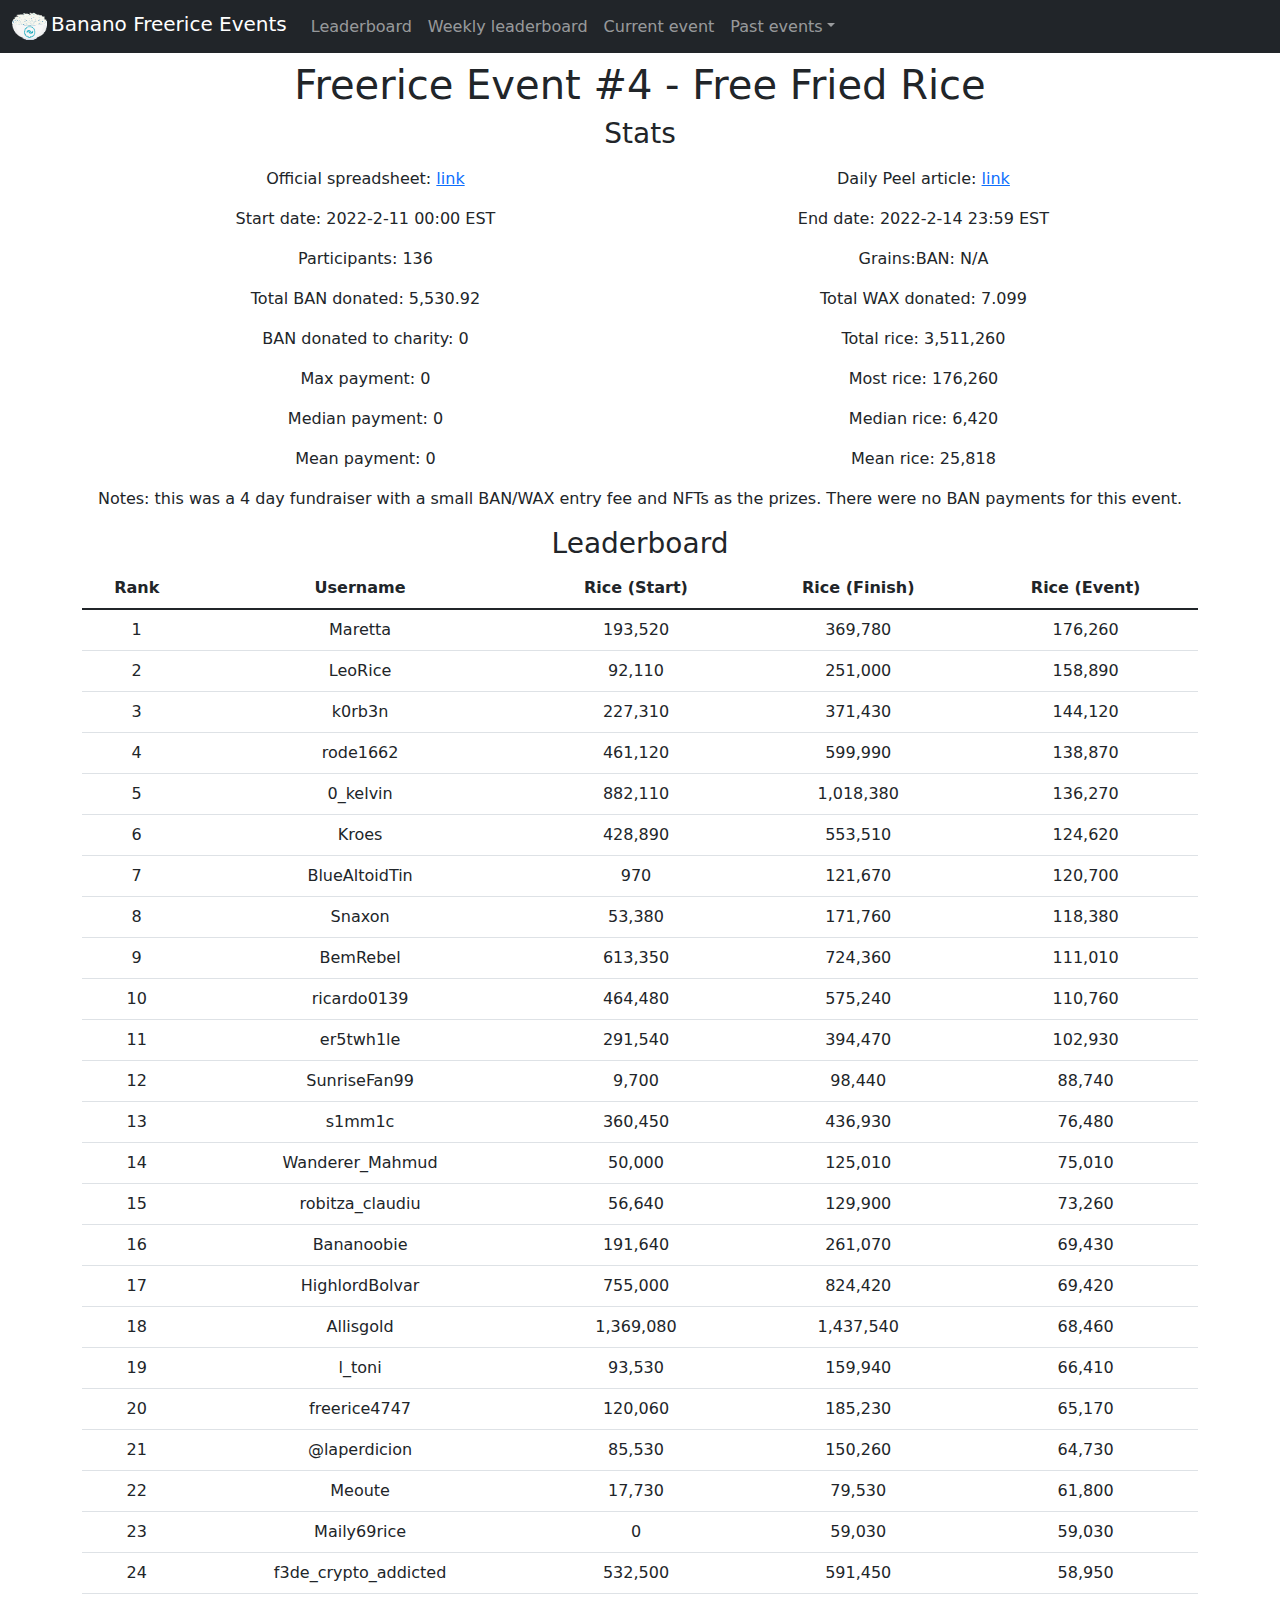
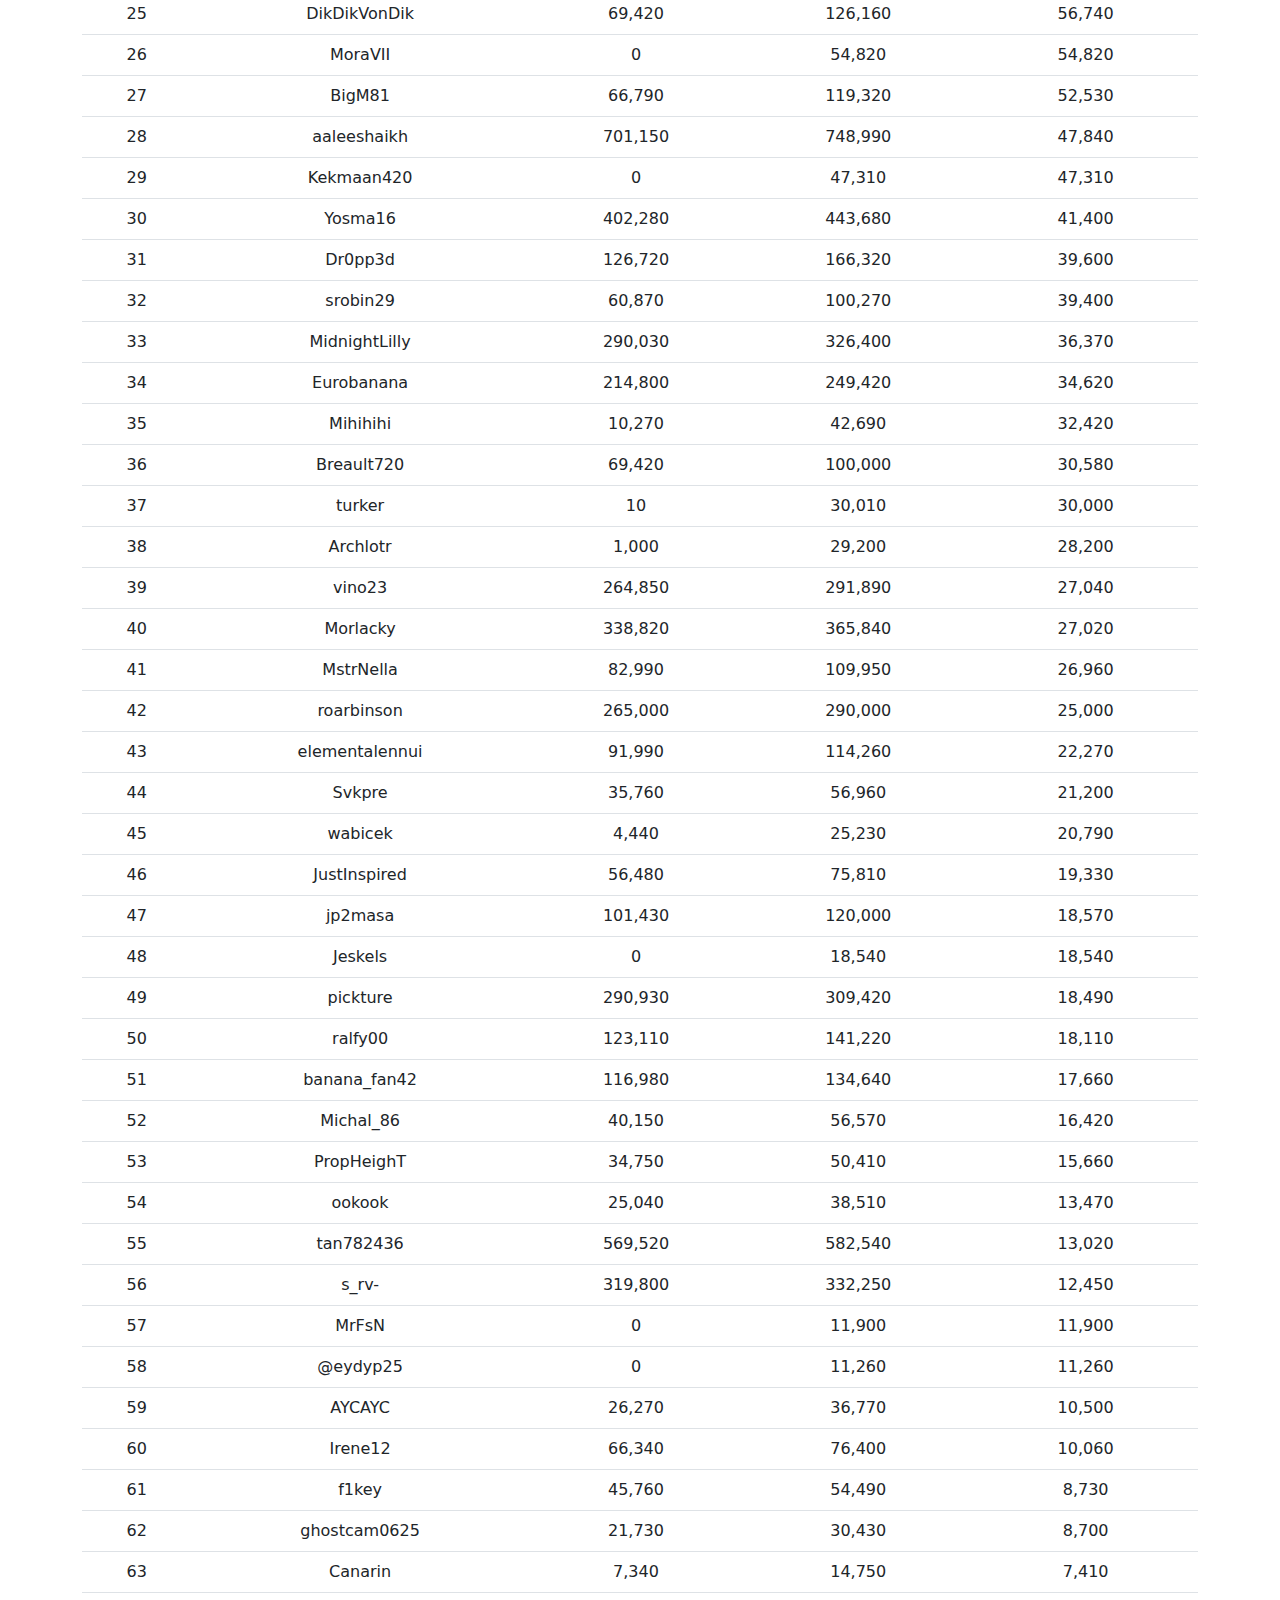
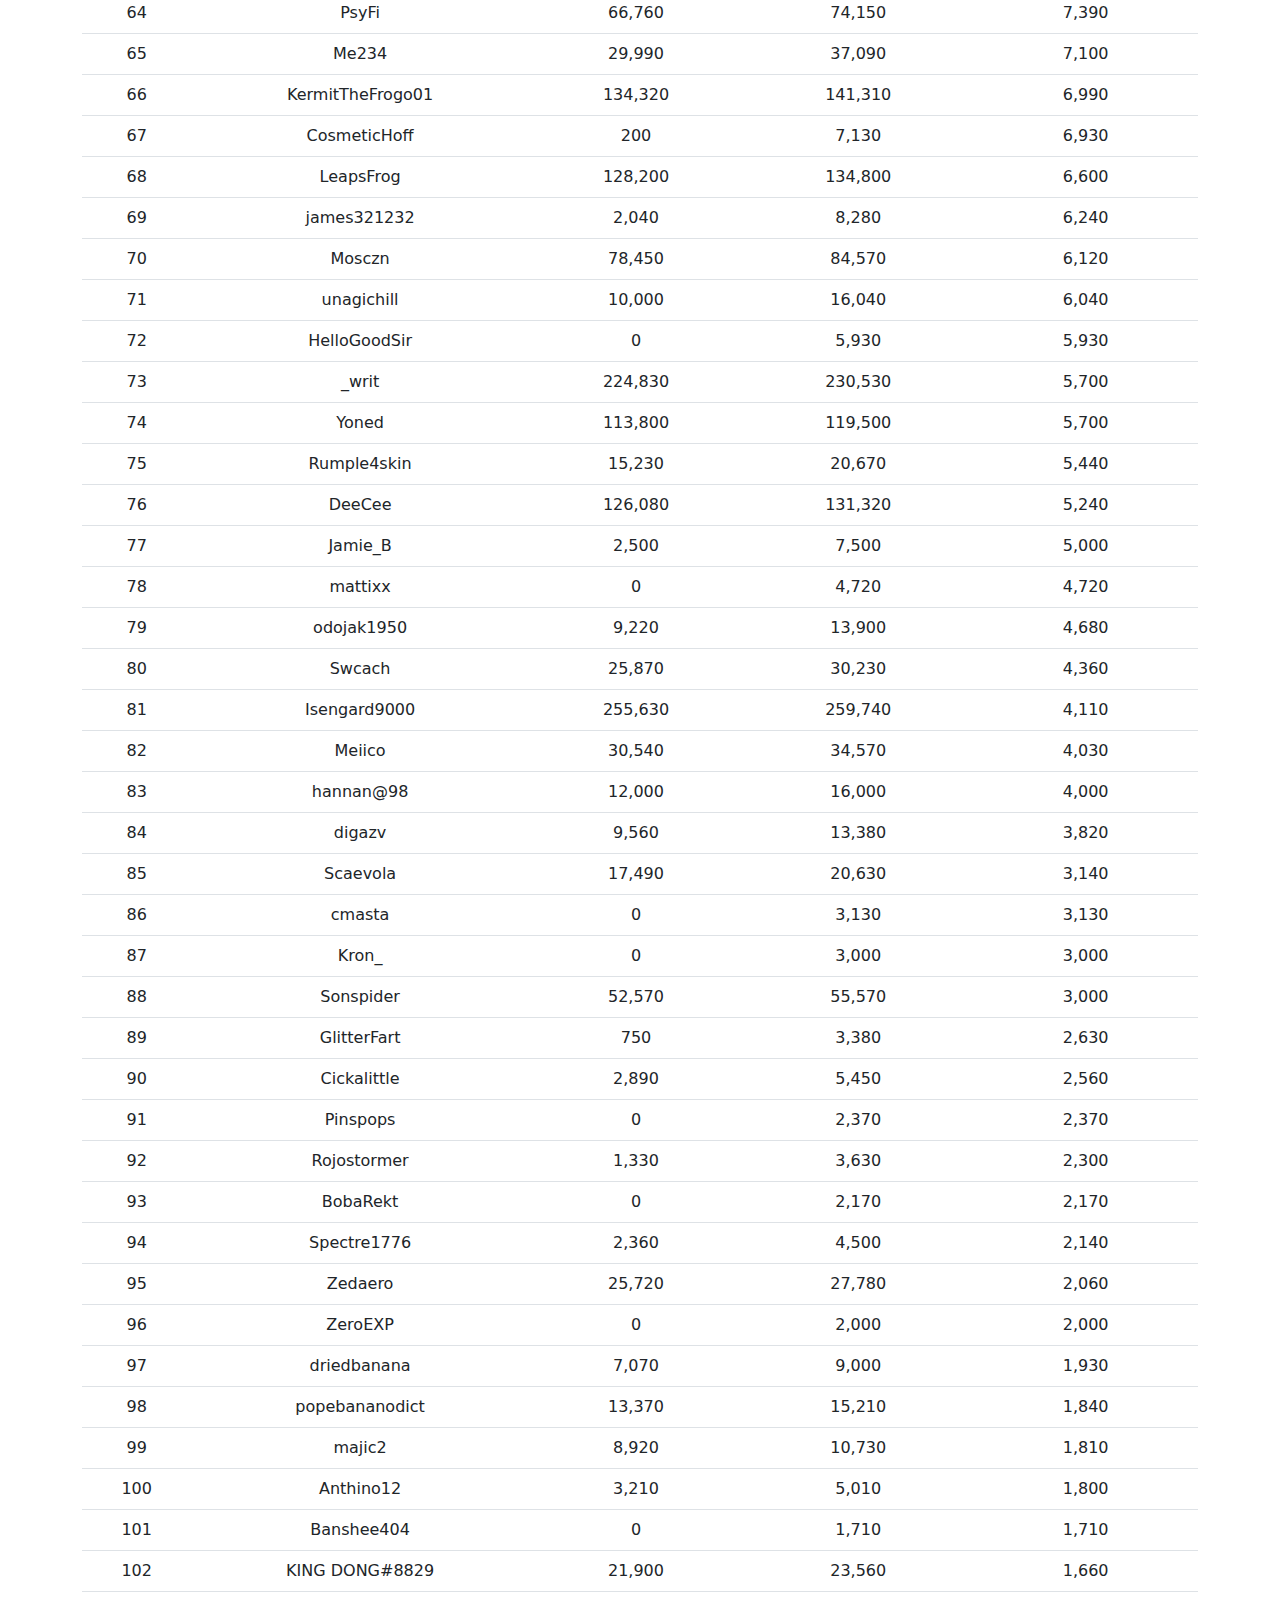
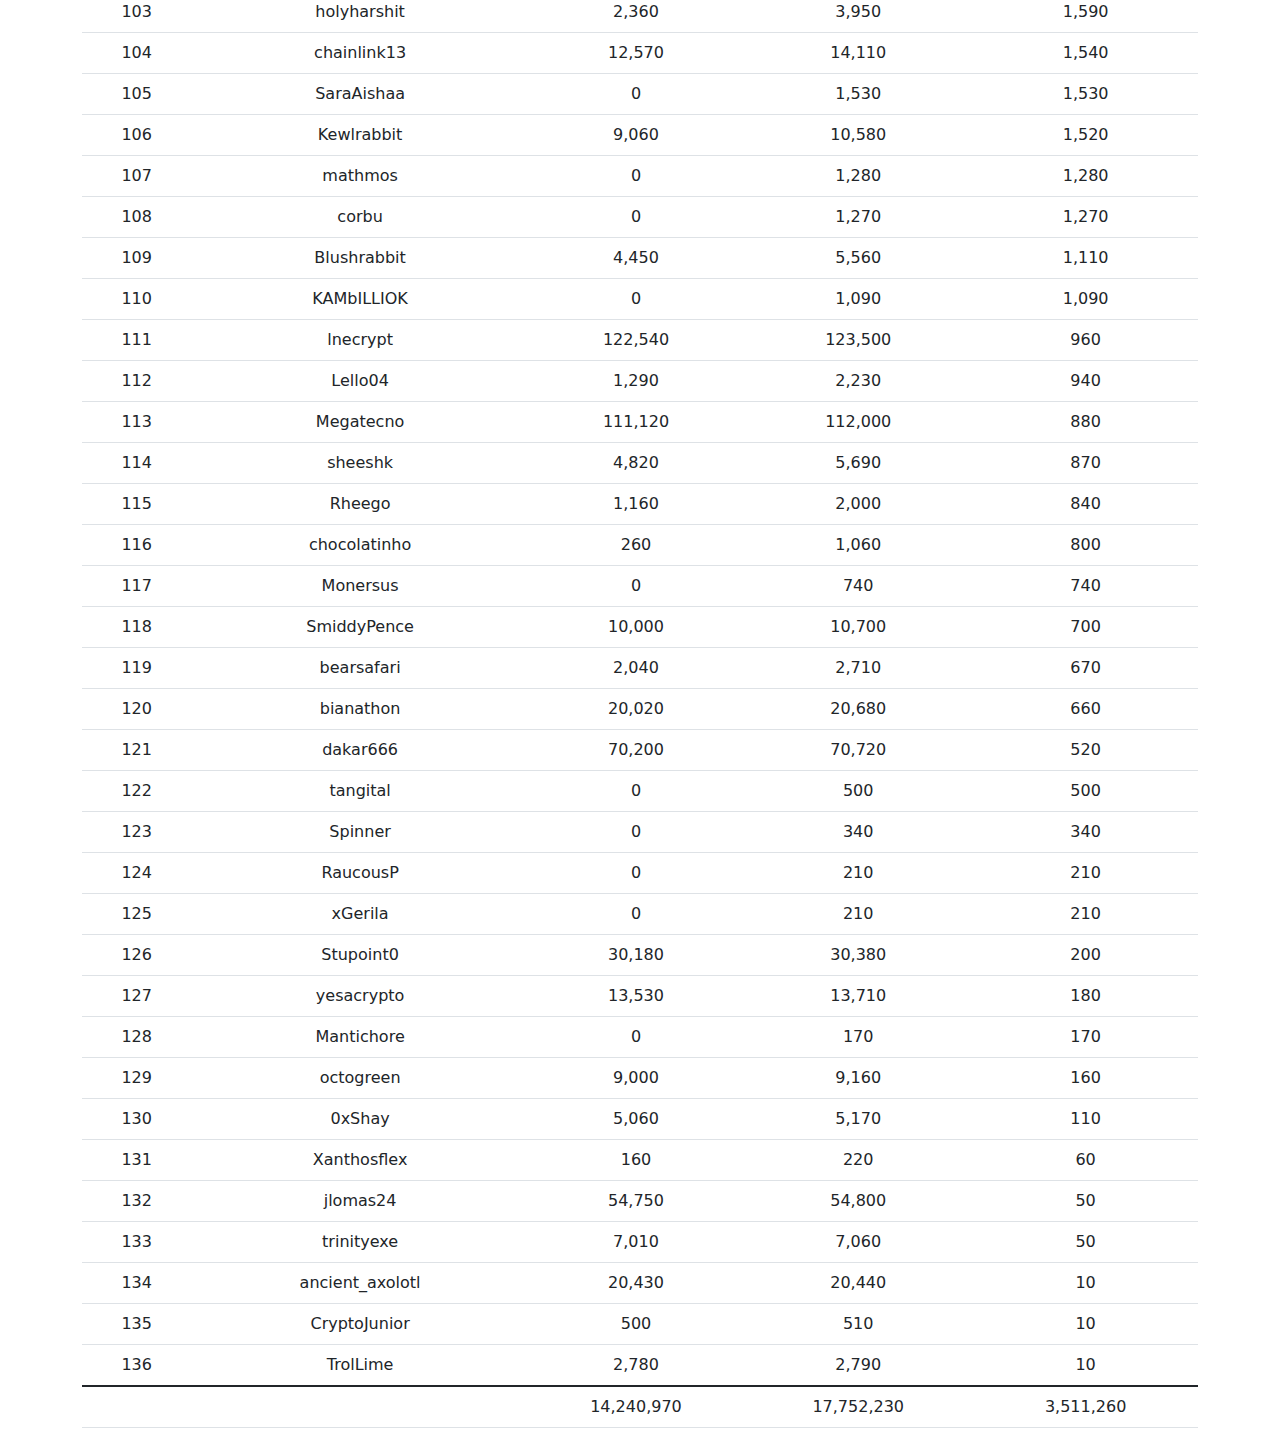
<file: event/4.html>
<!DOCTYPE html>
<html lang="en">
	<head>
    	<meta charset="utf-8">
    	<meta name="viewport" content="width=device-width, initial-scale=1">
    	<title>Banano Freerice Event #4</title>
		<link rel="icon" type="image/x-icon" href="../img/icon.png">
		<link href="../css/bootstrap.min.css" rel="stylesheet">
		<link href="../css/style.min.css" rel="stylesheet">
		<meta property="og:title" content="Banano Freerice Event #4">
		<meta property="og:url" content="https://s-rv99.github.io/event/4.html">
		<meta property="og:image" content="https://s-rv99.github.io/img/icon.png">
		<meta property="og:type" content="website">
		<meta property="og:description" content="Here you can find data about the fourth Banano Freerice event!">
		<meta property="og:locale" content="en">
	</head>
	<body>    
		<header>
			<nav class="navbar fixed-top navbar-expand-md navbar-dark bg-dark pt-1 pb-1">
				<div class="container-fluid">
					<a href="../index.html" class="navbar-brand"><img src="../img/icon.png" alt="Website logo" class="d-inline-block align-top me-1" width="35" height="35">Banano Freerice Events</a>
					<button class="navbar-toggler" type="button" data-bs-toggle="collapse" data-bs-target="#navbarNavAltMarkup" aria-controls="navbarNavAltMarkup" aria-expanded="false" aria-label="Toggle navigation">
						<span class="navbar-toggler-icon"></span>
					</button>
					<div class="collapse navbar-collapse" id="navbarNavAltMarkup">
						<div class="navbar-nav">
							<a class="nav-link" href="../leaderboard.html">Leaderboard</a>
                            <a class="nav-link" href="../weekly.html">Weekly leaderboard</a>
							<a class="nav-link" href="current.html">Current event</a>
							<li class="nav-item dropdown">
								<a class="nav-link dropdown-toggle" href="#" id="navbarDropdown" role="button" data-bs-toggle="dropdown" aria-expanded="false">Past events</a>
								<ul class="dropdown-menu dropdown-menu-dark" aria-labelledby="navbarDropdown">
									<li><a class="dropdown-item" href="6.html">Freerice Event #6</a></li>
									<li><a class="dropdown-item" href="5.html">Freerice Event #5 - Animal Edition</a></li>
									<li><a class="dropdown-item" href="#">Freerice Event #4 - Free Fried Rice</a></li>
									<li><a class="dropdown-item" href="3.html">Freerice Event #3</a></li>
									<li><a class="dropdown-item" href="2.html">Freerice Event #2 - Freerice Holiday</a></li>
									<li><a class="dropdown-item" href="1.html">Freerice Event #1</a></li>
								</ul>
							</li>
						</div>
					</div>
				</div>
			</nav>
		</header>
        <main class="container">
            <h1 class="mt-2 text-center">Freerice Event #4 - Free Fried Rice</h1>
            <h3 class="text-center">Stats</h3>
            <table class="table table-borderless text-center align-middle mb-2">
                <tbody>
                    <tr>
                        <td>Official spreadsheet: <a href="https://docs.google.com/spreadsheets/d/1kUwFglVE9DseF5hXdh1L1wtVBQqyrF_FNCNEVjBgUUw/edit?usp=sharing" target="_blank" rel="noreferrer noopener">link</a></td>
                        <td>Daily Peel article: <a href="https://www.daily-peel.com/post/freefriedrice" target="_blank" rel="noreferrer noopener">link</a></td>
                    </tr>
                    <tr>
                        <td>Start date: 2022-2-11 00:00 EST</td>
                        <td>End date: 2022-2-14 23:59 EST</td>
                    </tr>
                    <tr>
                        <td>Participants: 136</td>
                        <td>Grains:BAN: N/A</td>
                    </tr>
                    <tr>
                        <td>Total BAN donated: 5,530.92</td>
                        <td>Total WAX donated: 7.099</td>
                    </tr>
                    <tr>
                        <td>BAN donated to charity: 0</td>
                        <td>Total rice: 3,511,260</td>
                    </tr>
                    <tr>
                        <td>Max payment: 0</td>
                        <td>Most rice: 176,260</td>
                    </tr>
                    <tr>
                        <td>Median payment: 0</td>
                        <td>Median rice: 6,420</td>
                    </tr>
                    <tr>
                        <td>Mean payment: 0</td>
                        <td>Mean rice: 25,818</td>
                    </tr>
                    <tr>
                        <td colspan="2">Notes: this was a 4 day fundraiser with a small BAN/WAX entry fee and NFTs as the prizes. There were no BAN payments for this event.</td>
                    </tr>
                </tbody>
            </table>
            <h3 class="text-center">Leaderboard</h3>
		    <div class="table-responsive">
            <table class="table align-middle text-center mb-4">
			    <thead>
				    <tr>
				    	<th scope="col">Rank</th>
				    	<th scope="col">Username</th>
				    	<th scope="col">Rice (Start)</th>
				    	<th scope="col">Rice (Finish)</th>
				    	<th scope="col">Rice (Event)</th>
			    	</tr>
		    	</thead>
			    <tbody>
                    <tr>
                        <td>1</td>
                        <td>Maretta</td>
                        <td>193,520</td>
                        <td>369,780</td>
                        <td>176,260</td>
                    </tr>
                    <tr>
                        <td>2</td>
                        <td>LeoRice</td>
                        <td>92,110</td>
                        <td>251,000</td>
                        <td>158,890</td>
                    </tr>
                    <tr>
                        <td>3</td>
                        <td>k0rb3n</td>
                        <td>227,310</td>
                        <td>371,430</td>
                        <td>144,120</td>
                    </tr>
                    <tr>
                        <td>4</td>
                        <td>rode1662</td>
                        <td>461,120</td>
                        <td>599,990</td>
                        <td>138,870</td>
                    </tr>
                    <tr>
                        <td>5</td>
                        <td>0_kelvin</td>
                        <td>882,110</td>
                        <td>1,018,380</td>
                        <td>136,270</td>
                    </tr>
                    <tr>
                        <td>6</td>
                        <td>Kroes</td>
                        <td>428,890</td>
                        <td>553,510</td>
                        <td>124,620</td>
                    </tr>
                    <tr>
                        <td>7</td>
                        <td>BlueAltoidTin</td>
                        <td>970</td>
                        <td>121,670</td>
                        <td>120,700</td>
                    </tr>
                    <tr>
                        <td>8</td>
                        <td>Snaxon</td>
                        <td>53,380</td>
                        <td>171,760</td>
                        <td>118,380</td>
                    </tr>
                    <tr>
                        <td>9</td>
                        <td>BemRebel</td>
                        <td>613,350</td>
                        <td>724,360</td>
                        <td>111,010</td>
                    </tr>
                    <tr>
                        <td>10</td>
                        <td>ricardo0139</td>
                        <td>464,480</td>
                        <td>575,240</td>
                        <td>110,760</td>
                    </tr>
                    <tr>
                        <td>11</td>
                        <td>er5twh1le</td>
                        <td>291,540</td>
                        <td>394,470</td>
                        <td>102,930</td>
                    </tr>
                    <tr>
                        <td>12</td>
                        <td>SunriseFan99</td>
                        <td>9,700</td>
                        <td>98,440</td>
                        <td>88,740</td>
                    </tr>
                    <tr>
                        <td>13</td>
                        <td>s1mm1c</td>
                        <td>360,450</td>
                        <td>436,930</td>
                        <td>76,480</td>
                    </tr>
                    <tr>
                        <td>14</td>
                        <td>Wanderer_Mahmud</td>
                        <td>50,000</td>
                        <td>125,010</td>
                        <td>75,010</td>
                    </tr>
                    <tr>
                        <td>15</td>
                        <td>robitza_claudiu</td>
                        <td>56,640</td>
                        <td>129,900</td>
                        <td>73,260</td>
                    </tr>
                    <tr>
                        <td>16</td>
                        <td>Bananoobie</td>
                        <td>191,640</td>
                        <td>261,070</td>
                        <td>69,430</td>
                    </tr>
                    <tr>
                        <td>17</td>
                        <td>HighlordBolvar</td>
                        <td>755,000</td>
                        <td>824,420</td>
                        <td>69,420</td>
                    </tr>
                    <tr>
                        <td>18</td>
                        <td>Allisgold</td>
                        <td>1,369,080</td>
                        <td>1,437,540</td>
                        <td>68,460</td>
                    </tr>
                    <tr>
                        <td>19</td>
                        <td>l_toni</td>
                        <td>93,530</td>
                        <td>159,940</td>
                        <td>66,410</td>
                    </tr>
                    <tr>
                        <td>20</td>
                        <td>freerice4747</td>
                        <td>120,060</td>
                        <td>185,230</td>
                        <td>65,170</td>
                    </tr>
                    <tr>
                        <td>21</td>
                        <td>@laperdicion</td>
                        <td>85,530</td>
                        <td>150,260</td>
                        <td>64,730</td>
                    </tr>
                    <tr>
                        <td>22</td>
                        <td>Meoute</td>
                        <td>17,730</td>
                        <td>79,530</td>
                        <td>61,800</td>
                    </tr>
                    <tr>
                        <td>23</td>
                        <td>Maily69rice</td>
                        <td>0</td>
                        <td>59,030</td>
                        <td>59,030</td>
                    </tr>
                    <tr>
                        <td>24</td>
                        <td>f3de_crypto_addicted</td>
                        <td>532,500</td>
                        <td>591,450</td>
                        <td>58,950</td>
                    </tr>
                    <tr>
                        <td>25</td>
                        <td>DikDikVonDik</td>
                        <td>69,420</td>
                        <td>126,160</td>
                        <td>56,740</td>
                    </tr>
                    <tr>
                        <td>26</td>
                        <td>MoraVII</td>
                        <td>0</td>
                        <td>54,820</td>
                        <td>54,820</td>
                    </tr>
                    <tr>
                        <td>27</td>
                        <td>BigM81</td>
                        <td>66,790</td>
                        <td>119,320</td>
                        <td>52,530</td>
                    </tr>
                    <tr>
                        <td>28</td>
                        <td>aaleeshaikh</td>
                        <td>701,150</td>
                        <td>748,990</td>
                        <td>47,840</td>
                    </tr>
                    <tr>
                        <td>29</td>
                        <td>Kekmaan420</td>
                        <td>0</td>
                        <td>47,310</td>
                        <td>47,310</td>
                    </tr>
                    <tr>
                        <td>30</td>
                        <td>Yosma16</td>
                        <td>402,280</td>
                        <td>443,680</td>
                        <td>41,400</td>
                    </tr>
                    <tr>
                        <td>31</td>
                        <td>Dr0pp3d</td>
                        <td>126,720</td>
                        <td>166,320</td>
                        <td>39,600</td>
                    </tr>
                    <tr>
                        <td>32</td>
                        <td>srobin29</td>
                        <td>60,870</td>
                        <td>100,270</td>
                        <td>39,400</td>
                    </tr>
                    <tr>
                        <td>33</td>
                        <td>MidnightLilly</td>
                        <td>290,030</td>
                        <td>326,400</td>
                        <td>36,370</td>
                    </tr>
                    <tr>
                        <td>34</td>
                        <td>Eurobanana</td>
                        <td>214,800</td>
                        <td>249,420</td>
                        <td>34,620</td>
                    </tr>
                    <tr>
                        <td>35</td>
                        <td>Mihihihi</td>
                        <td>10,270</td>
                        <td>42,690</td>
                        <td>32,420</td>
                    </tr>
                    <tr>
                        <td>36</td>
                        <td>Breault720</td>
                        <td>69,420</td>
                        <td>100,000</td>
                        <td>30,580</td>
                    </tr>
                    <tr>
                        <td>37</td>
                        <td>turker</td>
                        <td>10</td>
                        <td>30,010</td>
                        <td>30,000</td>
                    </tr>
                    <tr>
                        <td>38</td>
                        <td>Archlotr</td>
                        <td>1,000</td>
                        <td>29,200</td>
                        <td>28,200</td>
                    </tr>
                    <tr>
                        <td>39</td>
                        <td>vino23</td>
                        <td>264,850</td>
                        <td>291,890</td>
                        <td>27,040</td>
                    </tr>
                    <tr>
                        <td>40</td>
                        <td>Morlacky</td>
                        <td>338,820</td>
                        <td>365,840</td>
                        <td>27,020</td>
                    </tr>
                    <tr>
                        <td>41</td>
                        <td>MstrNella</td>
                        <td>82,990</td>
                        <td>109,950</td>
                        <td>26,960</td>
                    </tr>
                    <tr>
                        <td>42</td>
                        <td>roarbinson</td>
                        <td>265,000</td>
                        <td>290,000</td>
                        <td>25,000</td>
                    </tr>
                    <tr>
                        <td>43</td>
                        <td>elementalennui</td>
                        <td>91,990</td>
                        <td>114,260</td>
                        <td>22,270</td>
                    </tr>
                    <tr>
                        <td>44</td>
                        <td>Svkpre</td>
                        <td>35,760</td>
                        <td>56,960</td>
                        <td>21,200</td>
                    </tr>
                    <tr>
                        <td>45</td>
                        <td>wabicek</td>
                        <td>4,440</td>
                        <td>25,230</td>
                        <td>20,790</td>
                    </tr>
                    <tr>
                        <td>46</td>
                        <td>JustInspired</td>
                        <td>56,480</td>
                        <td>75,810</td>
                        <td>19,330</td>
                    </tr>
                    <tr>
                        <td>47</td>
                        <td>jp2masa</td>
                        <td>101,430</td>
                        <td>120,000</td>
                        <td>18,570</td>
                    </tr>
                    <tr>
                        <td>48</td>
                        <td>Jeskels</td>
                        <td>0</td>
                        <td>18,540</td>
                        <td>18,540</td>
                    </tr>
                    <tr>
                        <td>49</td>
                        <td>pickture</td>
                        <td>290,930</td>
                        <td>309,420</td>
                        <td>18,490</td>
                    </tr>
                    <tr>
                        <td>50</td>
                        <td>ralfy00</td>
                        <td>123,110</td>
                        <td>141,220</td>
                        <td>18,110</td>
                    </tr>
                    <tr>
                        <td>51</td>
                        <td>banana_fan42</td>
                        <td>116,980</td>
                        <td>134,640</td>
                        <td>17,660</td>
                    </tr>
                    <tr>
                        <td>52</td>
                        <td>Michal_86</td>
                        <td>40,150</td>
                        <td>56,570</td>
                        <td>16,420</td>
                    </tr>
                    <tr>
                        <td>53</td>
                        <td>PropHeighT</td>
                        <td>34,750</td>
                        <td>50,410</td>
                        <td>15,660</td>
                    </tr>
                    <tr>
                        <td>54</td>
                        <td>ookook</td>
                        <td>25,040</td>
                        <td>38,510</td>
                        <td>13,470</td>
                    </tr>
                    <tr>
                        <td>55</td>
                        <td>tan782436</td>
                        <td>569,520</td>
                        <td>582,540</td>
                        <td>13,020</td>
                    </tr>
                    <tr>
                        <td>56</td>
                        <td>s_rv-</td>
                        <td>319,800</td>
                        <td>332,250</td>
                        <td>12,450</td>
                    </tr>
                    <tr>
                        <td>57</td>
                        <td>MrFsN</td>
                        <td>0</td>
                        <td>11,900</td>
                        <td>11,900</td>
                    </tr>
                    <tr>
                        <td>58</td>
                        <td>@eydyp25</td>
                        <td>0</td>
                        <td>11,260</td>
                        <td>11,260</td>
                    </tr>
                    <tr>
                        <td>59</td>
                        <td>AYCAYC</td>
                        <td>26,270</td>
                        <td>36,770</td>
                        <td>10,500</td>
                    </tr>
                    <tr>
                        <td>60</td>
                        <td>Irene12</td>
                        <td>66,340</td>
                        <td>76,400</td>
                        <td>10,060</td>
                    </tr>
                    <tr>
                        <td>61</td>
                        <td>f1key</td>
                        <td>45,760</td>
                        <td>54,490</td>
                        <td>8,730</td>
                    </tr>
                    <tr>
                        <td>62</td>
                        <td>ghostcam0625</td>
                        <td>21,730</td>
                        <td>30,430</td>
                        <td>8,700</td>
                    </tr>
                    <tr>
                        <td>63</td>
                        <td>Canarin</td>
                        <td>7,340</td>
                        <td>14,750</td>
                        <td>7,410</td>
                    </tr>
                    <tr>
                        <td>64</td>
                        <td>PsyFi</td>
                        <td>66,760</td>
                        <td>74,150</td>
                        <td>7,390</td>
                    </tr>
                    <tr>
                        <td>65</td>
                        <td>Me234</td>
                        <td>29,990</td>
                        <td>37,090</td>
                        <td>7,100</td>
                    </tr>
                    <tr>
                        <td>66</td>
                        <td>KermitTheFrogo01</td>
                        <td>134,320</td>
                        <td>141,310</td>
                        <td>6,990</td>
                    </tr>
                    <tr>
                        <td>67</td>
                        <td>CosmeticHoff</td>
                        <td>200</td>
                        <td>7,130</td>
                        <td>6,930</td>
                    </tr>
                    <tr>
                        <td>68</td>
                        <td>LeapsFrog</td>
                        <td>128,200</td>
                        <td>134,800</td>
                        <td>6,600</td>
                    </tr>
                    <tr>
                        <td>69</td>
                        <td>james321232</td>
                        <td>2,040</td>
                        <td>8,280</td>
                        <td>6,240</td>
                    </tr>
                    <tr>
                        <td>70</td>
                        <td>Mosczn</td>
                        <td>78,450</td>
                        <td>84,570</td>
                        <td>6,120</td>
                    </tr>
                    <tr>
                        <td>71</td>
                        <td>unagichill</td>
                        <td>10,000</td>
                        <td>16,040</td>
                        <td>6,040</td>
                    </tr>
                    <tr>
                        <td>72</td>
                        <td>HelloGoodSir</td>
                        <td>0</td>
                        <td>5,930</td>
                        <td>5,930</td>
                    </tr>
                    <tr>
                        <td>73</td>
                        <td>_writ</td>
                        <td>224,830</td>
                        <td>230,530</td>
                        <td>5,700</td>
                    </tr>
                    <tr>
                        <td>74</td>
                        <td>Yoned</td>
                        <td>113,800</td>
                        <td>119,500</td>
                        <td>5,700</td>
                    </tr>
                    <tr>
                        <td>75</td>
                        <td>Rumple4skin</td>
                        <td>15,230</td>
                        <td>20,670</td>
                        <td>5,440</td>
                    </tr>
                    <tr>
                        <td>76</td>
                        <td>DeeCee</td>
                        <td>126,080</td>
                        <td>131,320</td>
                        <td>5,240</td>
                    </tr>
                    <tr>
                        <td>77</td>
                        <td>Jamie_B</td>
                        <td>2,500</td>
                        <td>7,500</td>
                        <td>5,000</td>
                    </tr>
                    <tr>
                        <td>78</td>
                        <td>mattixx</td>
                        <td>0</td>
                        <td>4,720</td>
                        <td>4,720</td>
                    </tr>
                    <tr>
                        <td>79</td>
                        <td>odojak1950</td>
                        <td>9,220</td>
                        <td>13,900</td>
                        <td>4,680</td>
                    </tr>
                    <tr>
                        <td>80</td>
                        <td>Swcach</td>
                        <td>25,870</td>
                        <td>30,230</td>
                        <td>4,360</td>
                    </tr>
                    <tr>
                        <td>81</td>
                        <td>Isengard9000</td>
                        <td>255,630</td>
                        <td>259,740</td>
                        <td>4,110</td>
                    </tr>
                    <tr>
                        <td>82</td>
                        <td>Meiico</td>
                        <td>30,540</td>
                        <td>34,570</td>
                        <td>4,030</td>
                    </tr>
                    <tr>
                        <td>83</td>
                        <td>hannan@98</td>
                        <td>12,000</td>
                        <td>16,000</td>
                        <td>4,000</td>
                    </tr>
                    <tr>
                        <td>84</td>
                        <td>digazv</td>
                        <td>9,560</td>
                        <td>13,380</td>
                        <td>3,820</td>
                    </tr>
                    <tr>
                        <td>85</td>
                        <td>Scaevola</td>
                        <td>17,490</td>
                        <td>20,630</td>
                        <td>3,140</td>
                    </tr>
                    <tr>
                        <td>86</td>
                        <td>cmasta</td>
                        <td>0</td>
                        <td>3,130</td>
                        <td>3,130</td>
                    </tr>
                    <tr>
                        <td>87</td>
                        <td>Kron_</td>
                        <td>0</td>
                        <td>3,000</td>
                        <td>3,000</td>
                    </tr>
                    <tr>
                        <td>88</td>
                        <td>Sonspider</td>
                        <td>52,570</td>
                        <td>55,570</td>
                        <td>3,000</td>
                    </tr>
                    <tr>
                        <td>89</td>
                        <td>GlitterFart</td>
                        <td>750</td>
                        <td>3,380</td>
                        <td>2,630</td>
                    </tr>
                    <tr>
                        <td>90</td>
                        <td>Cickalittle</td>
                        <td>2,890</td>
                        <td>5,450</td>
                        <td>2,560</td>
                    </tr>
                    <tr>
                        <td>91</td>
                        <td>Pinspops</td>
                        <td>0</td>
                        <td>2,370</td>
                        <td>2,370</td>
                    </tr>
                    <tr>
                        <td>92</td>
                        <td>Rojostormer</td>
                        <td>1,330</td>
                        <td>3,630</td>
                        <td>2,300</td>
                    </tr>
                    <tr>
                        <td>93</td>
                        <td>BobaRekt</td>
                        <td>0</td>
                        <td>2,170</td>
                        <td>2,170</td>
                    </tr>
                    <tr>
                        <td>94</td>
                        <td>Spectre1776</td>
                        <td>2,360</td>
                        <td>4,500</td>
                        <td>2,140</td>
                    </tr>
                    <tr>
                        <td>95</td>
                        <td>Zedaero</td>
                        <td>25,720</td>
                        <td>27,780</td>
                        <td>2,060</td>
                    </tr>
                    <tr>
                        <td>96</td>
                        <td>ZeroEXP</td>
                        <td>0</td>
                        <td>2,000</td>
                        <td>2,000</td>
                    </tr>
                    <tr>
                        <td>97</td>
                        <td>driedbanana</td>
                        <td>7,070</td>
                        <td>9,000</td>
                        <td>1,930</td>
                    </tr>
                    <tr>
                        <td>98</td>
                        <td>popebananodict</td>
                        <td>13,370</td>
                        <td>15,210</td>
                        <td>1,840</td>
                    </tr>
                    <tr>
                        <td>99</td>
                        <td>majic2</td>
                        <td>8,920</td>
                        <td>10,730</td>
                        <td>1,810</td>
                    </tr>
                    <tr>
                        <td>100</td>
                        <td>Anthino12</td>
                        <td>3,210</td>
                        <td>5,010</td>
                        <td>1,800</td>
                    </tr>
                    <tr>
                        <td>101</td>
                        <td>Banshee404</td>
                        <td>0</td>
                        <td>1,710</td>
                        <td>1,710</td>
                    </tr>
                    <tr>
                        <td>102</td>
                        <td>KING DONG#8829</td>
                        <td>21,900</td>
                        <td>23,560</td>
                        <td>1,660</td>
                    </tr>
                    <tr>
                        <td>103</td>
                        <td>holyharshit</td>
                        <td>2,360</td>
                        <td>3,950</td>
                        <td>1,590</td>
                    </tr>
                    <tr>
                        <td>104</td>
                        <td>chainlink13</td>
                        <td>12,570</td>
                        <td>14,110</td>
                        <td>1,540</td>
                    </tr>
                    <tr>
                        <td>105</td>
                        <td>SaraAishaa</td>
                        <td>0</td>
                        <td>1,530</td>
                        <td>1,530</td>
                    </tr>
                    <tr>
                        <td>106</td>
                        <td>Kewlrabbit</td>
                        <td>9,060</td>
                        <td>10,580</td>
                        <td>1,520</td>
                    </tr>
                    <tr>
                        <td>107</td>
                        <td>mathmos</td>
                        <td>0</td>
                        <td>1,280</td>
                        <td>1,280</td>
                    </tr>
                    <tr>
                        <td>108</td>
                        <td>corbu</td>
                        <td>0</td>
                        <td>1,270</td>
                        <td>1,270</td>
                    </tr>
                    <tr>
                        <td>109</td>
                        <td>Blushrabbit</td>
                        <td>4,450</td>
                        <td>5,560</td>
                        <td>1,110</td>
                    </tr>
                    <tr>
                        <td>110</td>
                        <td>KAMbILLIOK</td>
                        <td>0</td>
                        <td>1,090</td>
                        <td>1,090</td>
                    </tr>
                    <tr>
                        <td>111</td>
                        <td>lnecrypt</td>
                        <td>122,540</td>
                        <td>123,500</td>
                        <td>960</td>
                    </tr>
                    <tr>
                        <td>112</td>
                        <td>Lello04</td>
                        <td>1,290</td>
                        <td>2,230</td>
                        <td>940</td>
                    </tr>
                    <tr>
                        <td>113</td>
                        <td>Megatecno</td>
                        <td>111,120</td>
                        <td>112,000</td>
                        <td>880</td>
                    </tr>
                    <tr>
                        <td>114</td>
                        <td>sheeshk</td>
                        <td>4,820</td>
                        <td>5,690</td>
                        <td>870</td>
                    </tr>
                    <tr>
                        <td>115</td>
                        <td>Rheego</td>
                        <td>1,160</td>
                        <td>2,000</td>
                        <td>840</td>
                    </tr>
                    <tr>
                        <td>116</td>
                        <td>chocolatinho</td>
                        <td>260</td>
                        <td>1,060</td>
                        <td>800</td>
                    </tr>
                    <tr>
                        <td>117</td>
                        <td>Monersus</td>
                        <td>0</td>
                        <td>740</td>
                        <td>740</td>
                    </tr>
                    <tr>
                        <td>118</td>
                        <td>SmiddyPence</td>
                        <td>10,000</td>
                        <td>10,700</td>
                        <td>700</td>
                    </tr>
                    <tr>
                        <td>119</td>
                        <td>bearsafari</td>
                        <td>2,040</td>
                        <td>2,710</td>
                        <td>670</td>
                    </tr>
                    <tr>
                        <td>120</td>
                        <td>bianathon</td>
                        <td>20,020</td>
                        <td>20,680</td>
                        <td>660</td>
                    </tr>
                    <tr>
                        <td>121</td>
                        <td>dakar666</td>
                        <td>70,200</td>
                        <td>70,720</td>
                        <td>520</td>
                    </tr>
                    <tr>
                        <td>122</td>
                        <td>tangital</td>
                        <td>0</td>
                        <td>500</td>
                        <td>500</td>
                    </tr>
                    <tr>
                        <td>123</td>
                        <td>Spinner</td>
                        <td>0</td>
                        <td>340</td>
                        <td>340</td>
                    </tr>
                    <tr>
                        <td>124</td>
                        <td>RaucousP</td>
                        <td>0</td>
                        <td>210</td>
                        <td>210</td>
                    </tr>
                    <tr>
                        <td>125</td>
                        <td>xGerila</td>
                        <td>0</td>
                        <td>210</td>
                        <td>210</td>
                    </tr>
                    <tr>
                        <td>126</td>
                        <td>Stupoint0</td>
                        <td>30,180</td>
                        <td>30,380</td>
                        <td>200</td>
                    </tr>
                    <tr>
                        <td>127</td>
                        <td>yesacrypto</td>
                        <td>13,530</td>
                        <td>13,710</td>
                        <td>180</td>
                    </tr>
                    <tr>
                        <td>128</td>
                        <td>Mantichore</td>
                        <td>0</td>
                        <td>170</td>
                        <td>170</td>
                    </tr>
                    <tr>
                        <td>129</td>
                        <td>octogreen</td>
                        <td>9,000</td>
                        <td>9,160</td>
                        <td>160</td>
                    </tr>
                    <tr>
                        <td>130</td>
                        <td>0xShay</td>
                        <td>5,060</td>
                        <td>5,170</td>
                        <td>110</td>
                    </tr>
                    <tr>
                        <td>131</td>
                        <td>Xanthosflex</td>
                        <td>160</td>
                        <td>220</td>
                        <td>60</td>
                    </tr>
                    <tr>
                        <td>132</td>
                        <td>jlomas24</td>
                        <td>54,750</td>
                        <td>54,800</td>
                        <td>50</td>
                    </tr>
                    <tr>
                        <td>133</td>
                        <td>trinityexe</td>
                        <td>7,010</td>
                        <td>7,060</td>
                        <td>50</td>
                    </tr>
                    <tr>
                        <td>134</td>
                        <td>ancient_axolotl</td>
                        <td>20,430</td>
                        <td>20,440</td>
                        <td>10</td>
                    </tr>
                    <tr>
                        <td>135</td>
                        <td>CryptoJunior</td>
                        <td>500</td>
                        <td>510</td>
                        <td>10</td>
                    </tr>
                    <tr>
                        <td>136</td>
                        <td>TrolLime</td>
                        <td>2,780</td>
                        <td>2,790</td>
                        <td>10</td>
                    </tr>
                </tbody>
                <tfoot>
                    <tr>
                        <td></td>
                        <td></td>
                        <td>14,240,970</td>
                        <td>17,752,230</td>
                        <td>3,511,260</td>
                    </tr>
                </tfoot>
            </table>
        </main>
        <script src="../js/bootstrap.bundle.min.js"></script>
    </body>
</html>
</file>
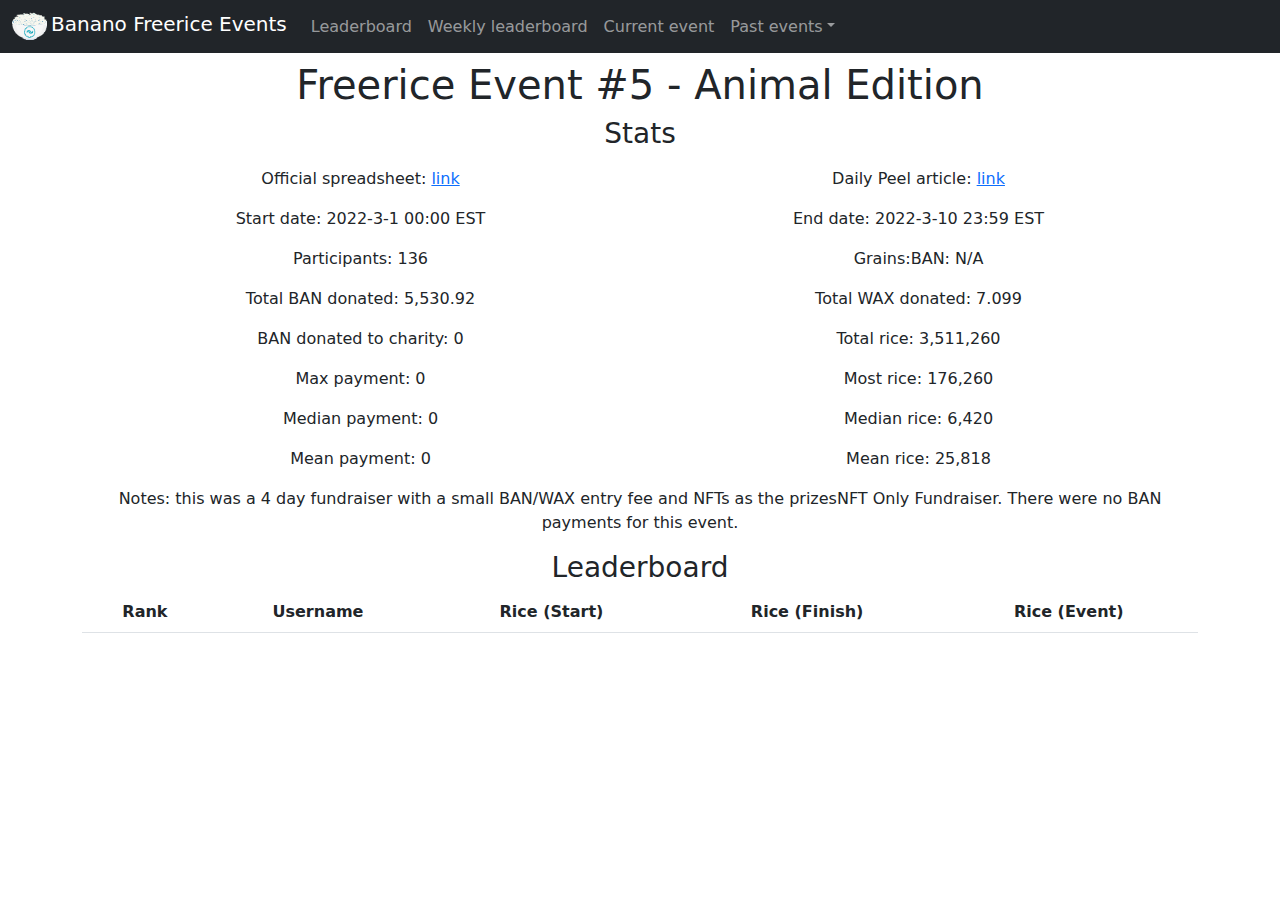
<file: event/5.html>
<!DOCTYPE html>
<html lang="en">
	<head>
    	<meta charset="utf-8">
    	<meta name="viewport" content="width=device-width, initial-scale=1">
    	<title>Banano Freerice Event #5</title>
		<link rel="icon" type="image/x-icon" href="../img/icon.png">
		<link href="../css/bootstrap.min.css" rel="stylesheet">
		<link href="../css/style.min.css" rel="stylesheet">
		<meta property="og:title" content="Banano Freerice Event #5">
		<meta property="og:url" content="https://s-rv99.github.io/event/5.html">
		<meta property="og:image" content="https://s-rv99.github.io/img/icon.png">
		<meta property="og:type" content="website">
		<meta property="og:description" content="Here you can find data about the fifth Banano Freerice event!">
		<meta property="og:locale" content="en">
	</head>
	<body>    
		<header>
			<nav class="navbar fixed-top navbar-expand-md navbar-dark bg-dark pt-1 pb-1">
				<div class="container-fluid">
					<a href="../index.html" class="navbar-brand"><img src="../img/icon.png" alt="Website logo" class="d-inline-block align-top me-1" width="35" height="35">Banano Freerice Events</a>
					<button class="navbar-toggler" type="button" data-bs-toggle="collapse" data-bs-target="#navbarNavAltMarkup" aria-controls="navbarNavAltMarkup" aria-expanded="false" aria-label="Toggle navigation">
						<span class="navbar-toggler-icon"></span>
					</button>
					<div class="collapse navbar-collapse" id="navbarNavAltMarkup">
						<div class="navbar-nav">
							<a class="nav-link" href="../leaderboard.html">Leaderboard</a>
							<a class="nav-link" href="../weekly.html">Weekly leaderboard</a>
							<a class="nav-link" href="current.html">Current event</a>
							<li class="nav-item dropdown">
								<a class="nav-link dropdown-toggle" href="#" id="navbarDropdown" role="button" data-bs-toggle="dropdown" aria-expanded="false">Past events</a>
								<ul class="dropdown-menu dropdown-menu-dark" aria-labelledby="navbarDropdown">
									<li><a class="dropdown-item" href="6.html">Freerice Event #6</a></li>
									<li><a class="dropdown-item" href="#">Freerice Event #5 - Animal Edition</a></li>
									<li><a class="dropdown-item" href="4.html">Freerice Event #4 - Free Fried Rice</a></li>
									<li><a class="dropdown-item" href="3.html">Freerice Event #3</a></li>
									<li><a class="dropdown-item" href="2.html">Freerice Event #2 - Freerice Holiday</a></li>
									<li><a class="dropdown-item" href="1.html">Freerice Event #1</a></li>
								</ul>
							</li>
						</div>
					</div>
				</div>
			</nav>
		</header>
        <main class="container">
            <h1 class="mt-2 text-center">Freerice Event #5 - Animal Edition</h1>
            <h3 class="text-center">Stats</h3>
            <table class="table table-borderless text-center align-middle mb-2">
                <tbody>
                    <tr>
                        <td>Official spreadsheet: <a href="https://docs.google.com/spreadsheets/d/1bMuNOb1Ws2jYo3W4Us9UQY7k2Wanfj1OAv-kM2EJntk/edit?usp=sharing" target="_blank" rel="noreferrer noopener">link</a></td>
                        <td>Daily Peel article: <a href="https://www.daily-peel.com/post/freerice5" target="_blank" rel="noreferrer noopener">link</a></td>
                    </tr>
                    <tr>
                        <td>Start date: 2022-3-1 00:00 EST</td>
                        <td>End date: 2022-3-10 23:59 EST</td>
                    </tr>
                    <tr>
                        <td>Participants: 136</td>
                        <td>Grains:BAN: N/A</td>
                    </tr>
                    <tr>
                        <td>Total BAN donated: 5,530.92</td>
                        <td>Total WAX donated: 7.099</td>
                    </tr>
                    <tr>
                        <td>BAN donated to charity: 0</td>
                        <td>Total rice: 3,511,260</td>
                    </tr>
                    <tr>
                        <td>Max payment: 0</td>
                        <td>Most rice: 176,260</td>
                    </tr>
                    <tr>
                        <td>Median payment: 0</td>
                        <td>Median rice: 6,420</td>
                    </tr>
                    <tr>
                        <td>Mean payment: 0</td>
                        <td>Mean rice: 25,818</td>
                    </tr>
                    <tr>
                        <td colspan="2">Notes: this was a 4 day fundraiser with a small BAN/WAX entry fee and NFTs as the prizesNFT Only Fundraiser. There were no BAN payments for this event.</td>
                    </tr>
                </tbody>
            </table>
            <h3 class="text-center">Leaderboard</h3>
		    <div class="table-responsive">
            <table class="table align-middle text-center mb-4">
			    <thead>
				    <tr>
				    	<th scope="col">Rank</th>
				    	<th scope="col">Username</th>
				    	<th scope="col">Rice (Start)</th>
				    	<th scope="col">Rice (Finish)</th>
				    	<th scope="col">Rice (Event)</th>
			    	</tr>
		    	</thead>
            </table>
        </main>
        <script src="../js/bootstrap.bundle.min.js"></script>
    </body>
</html>
</file>
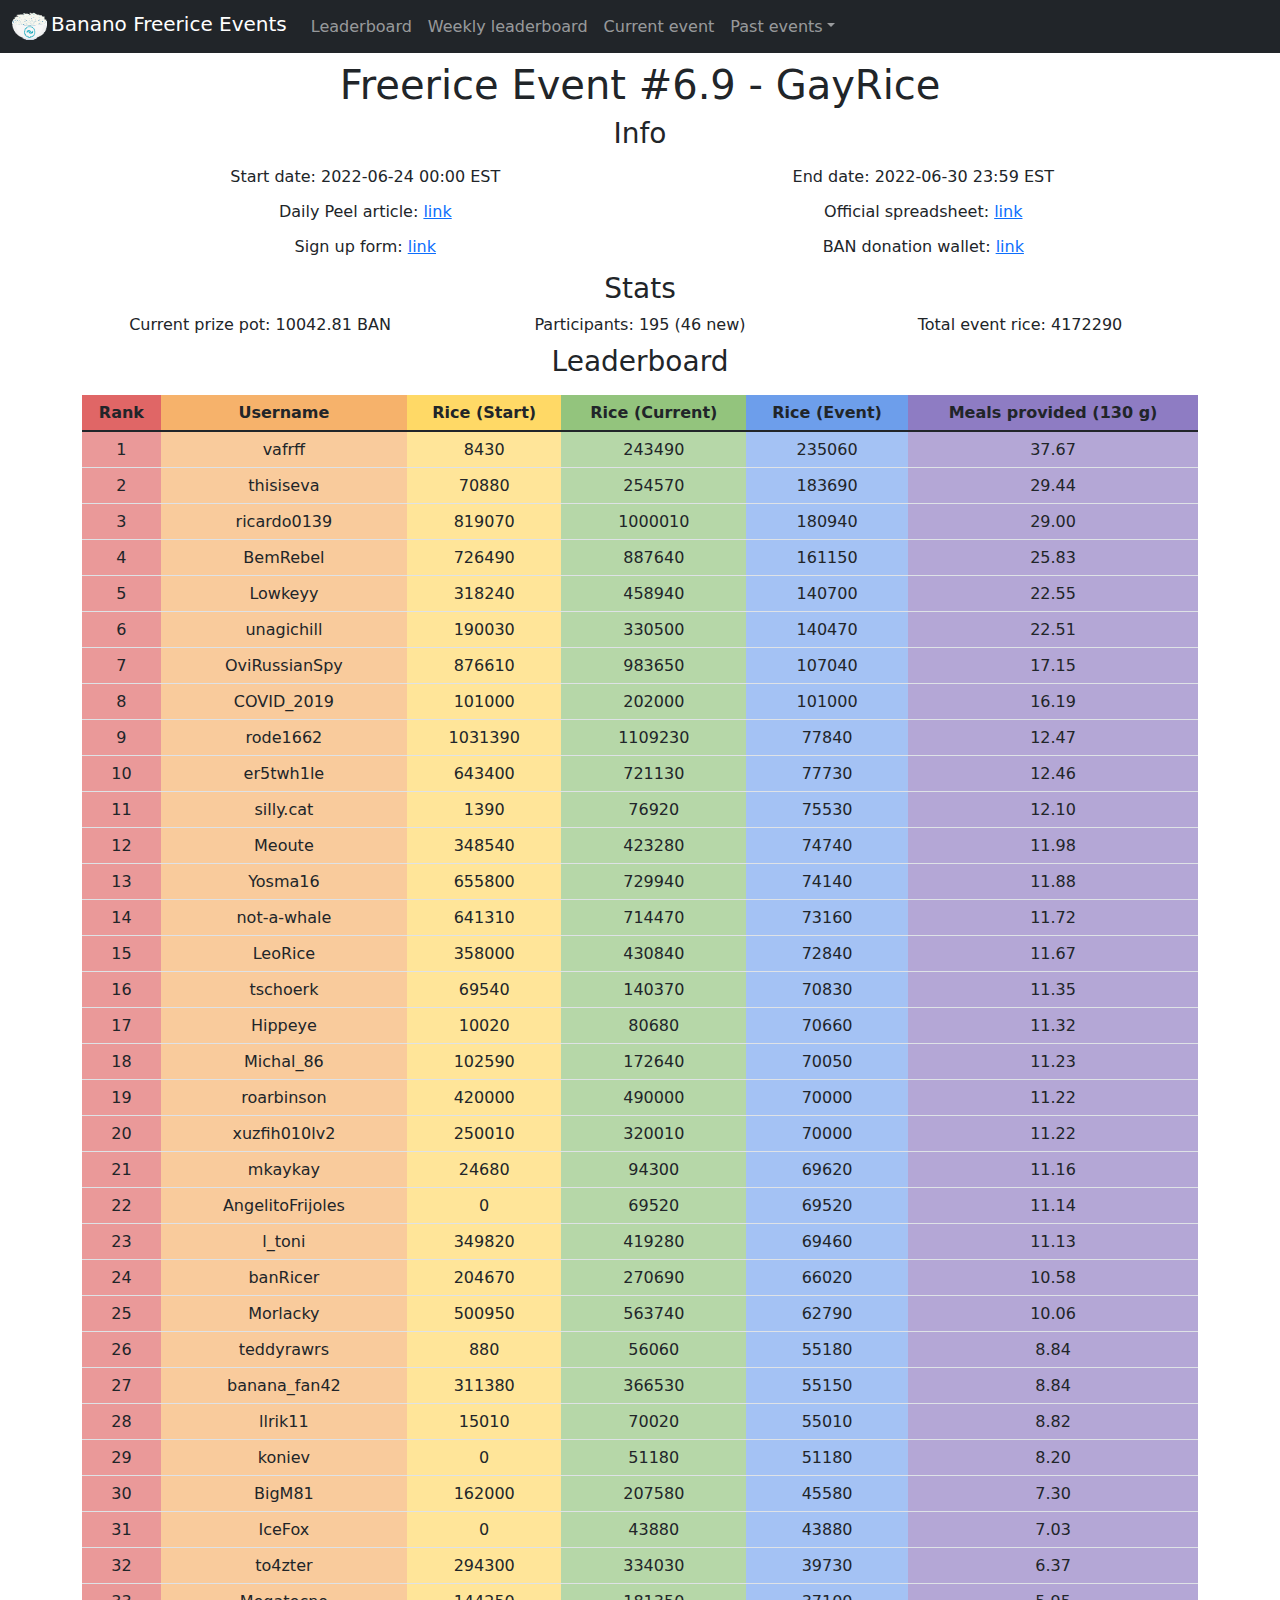
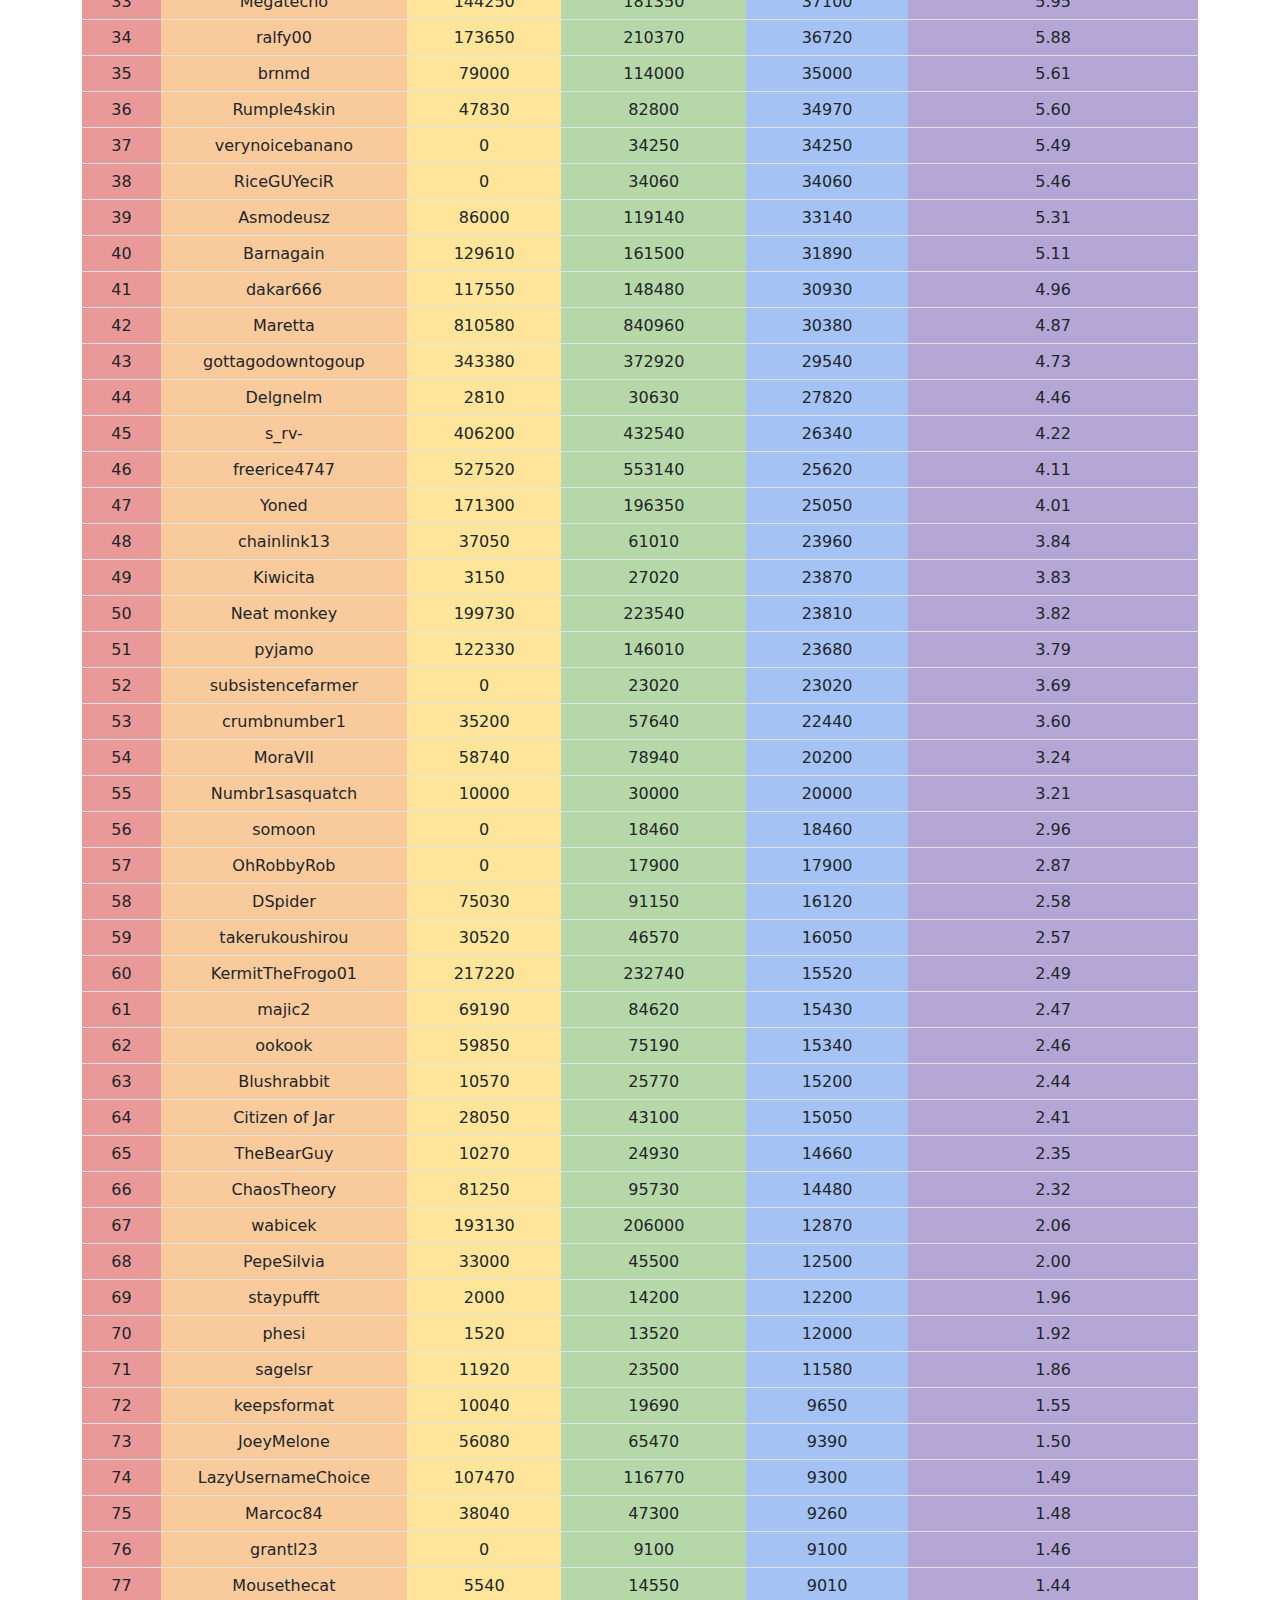
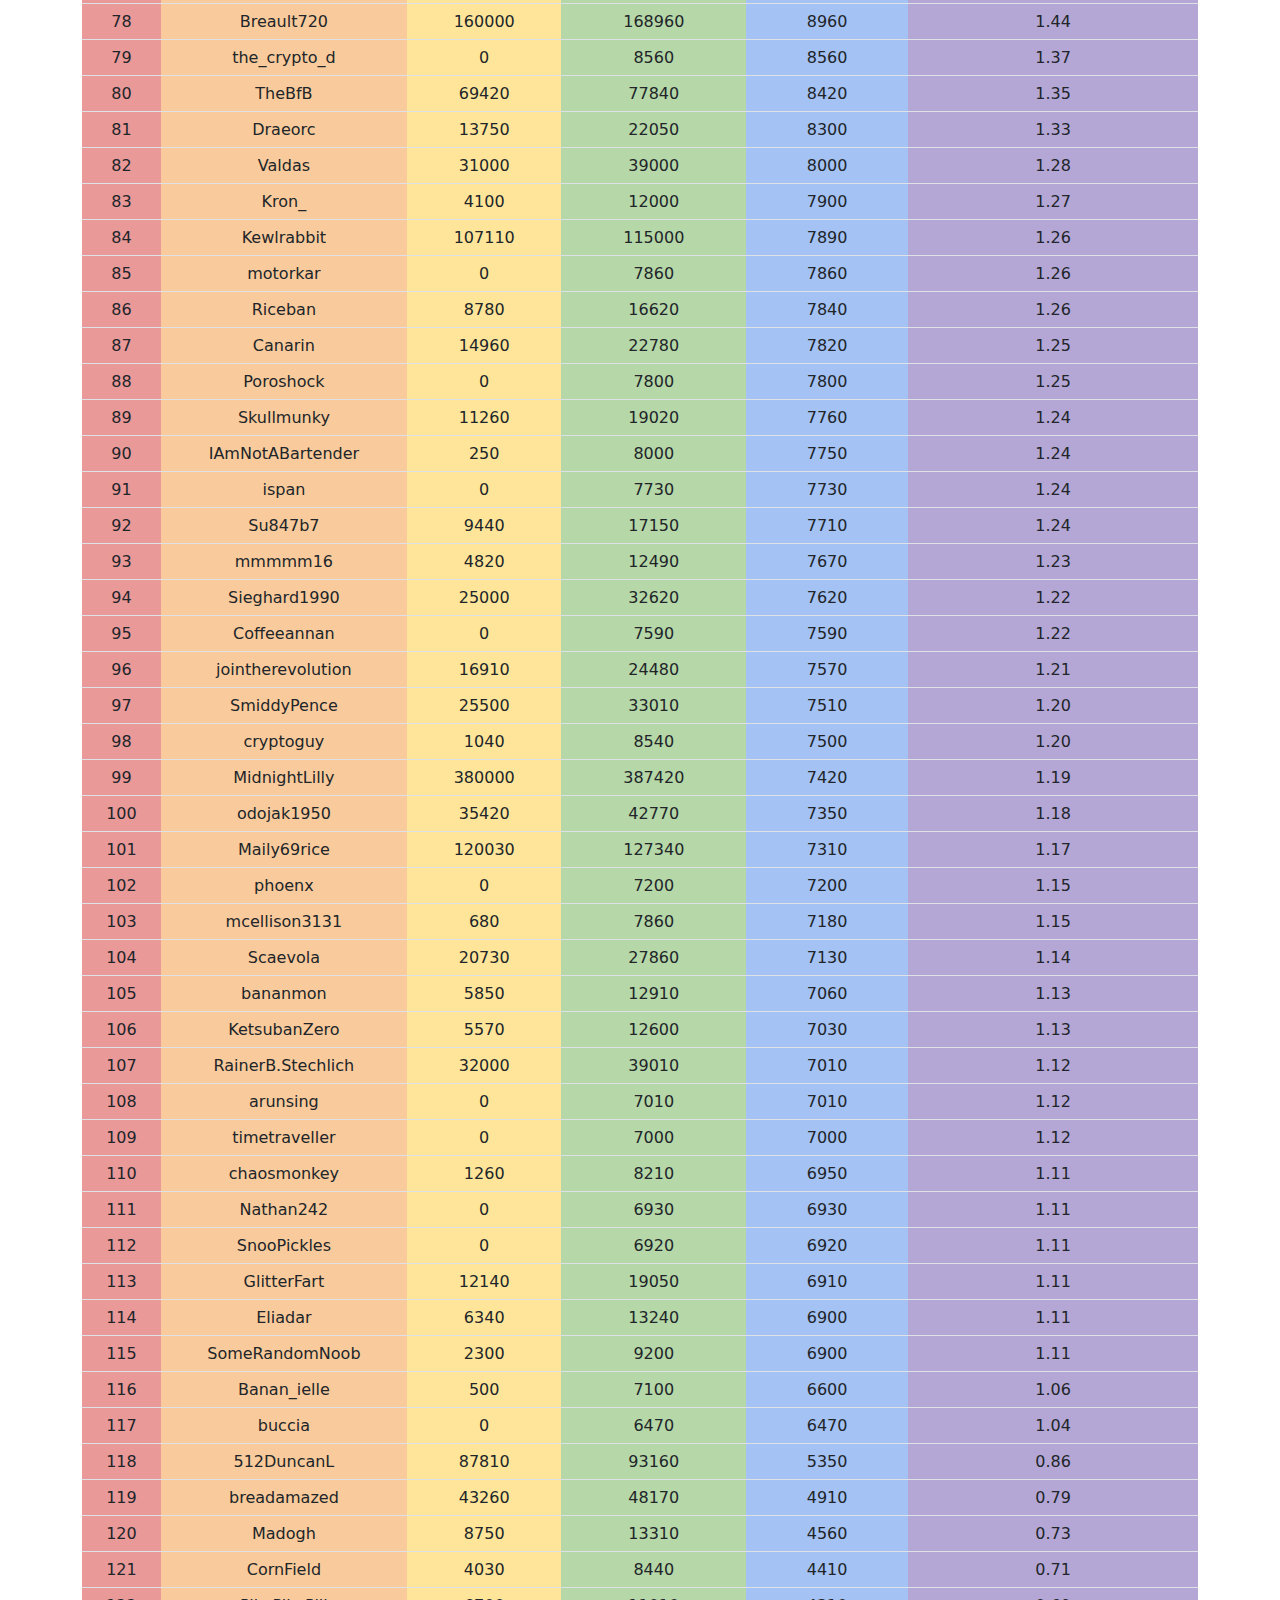
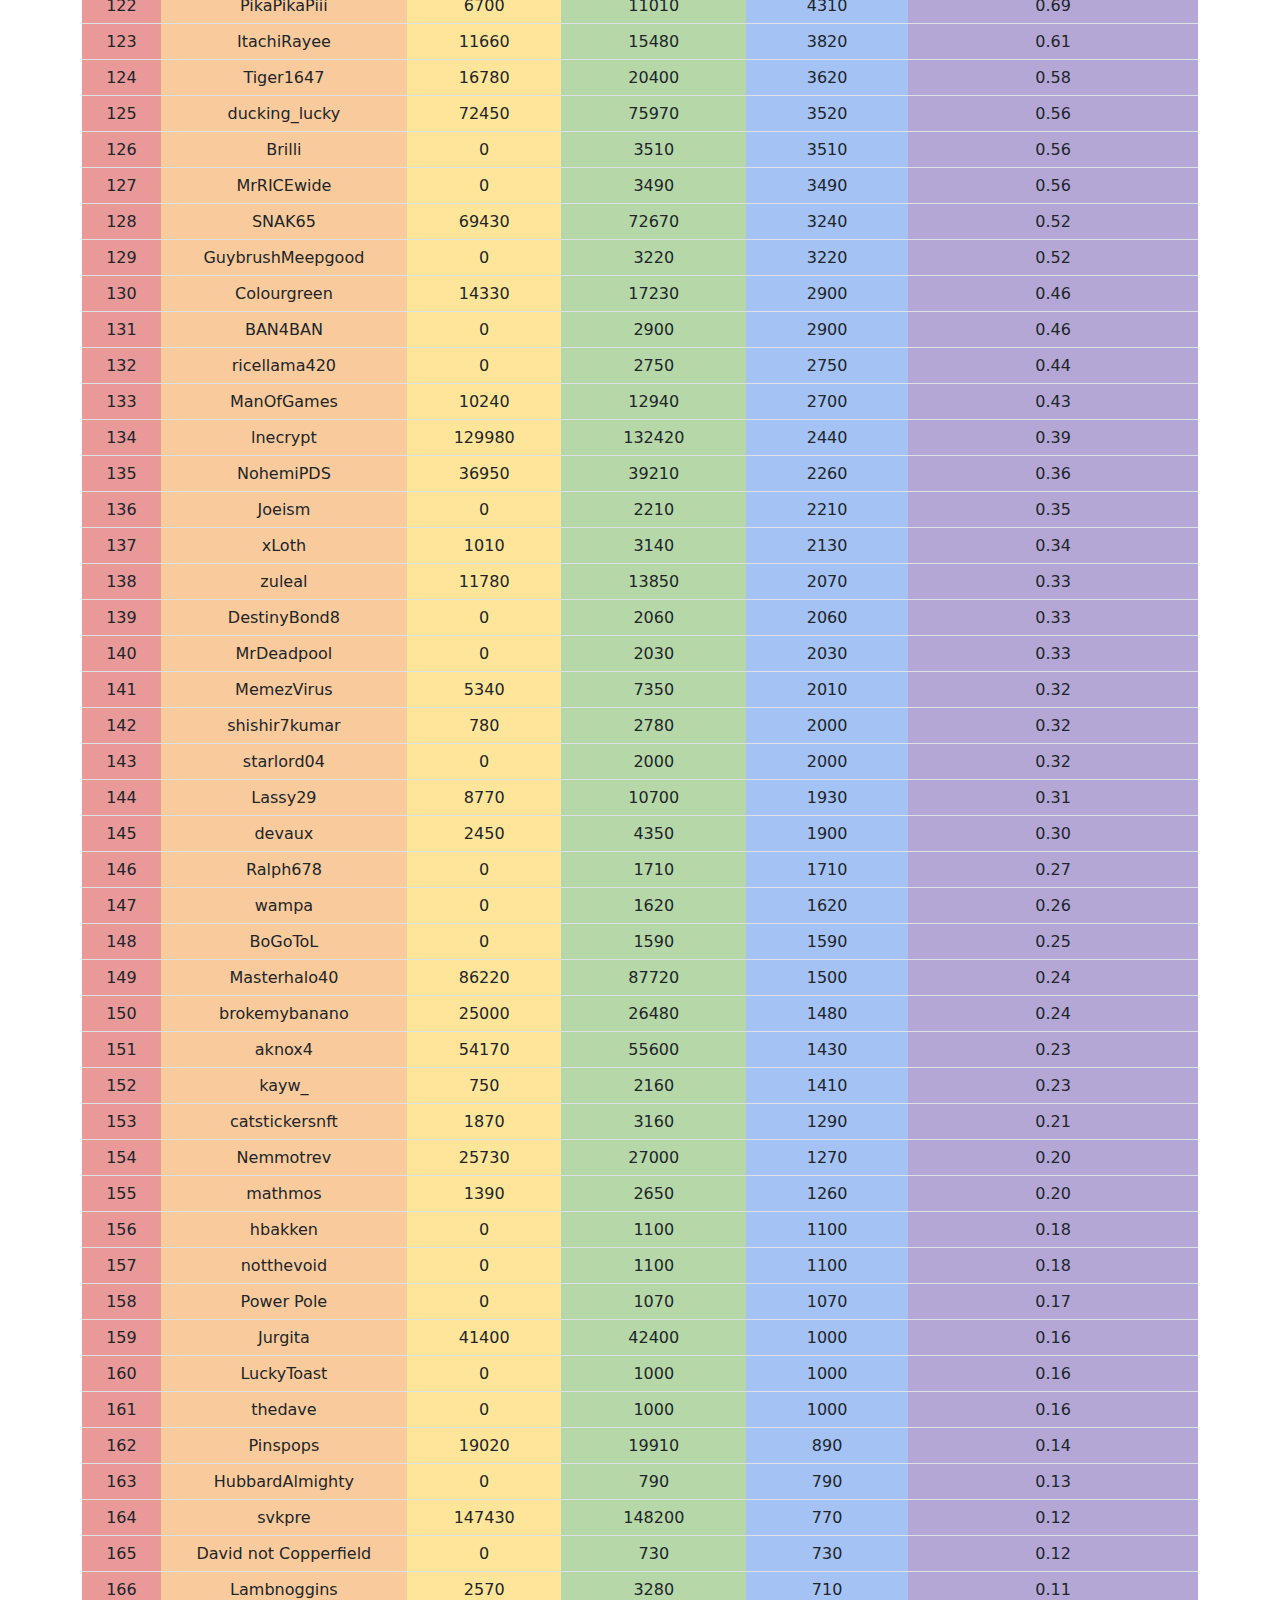
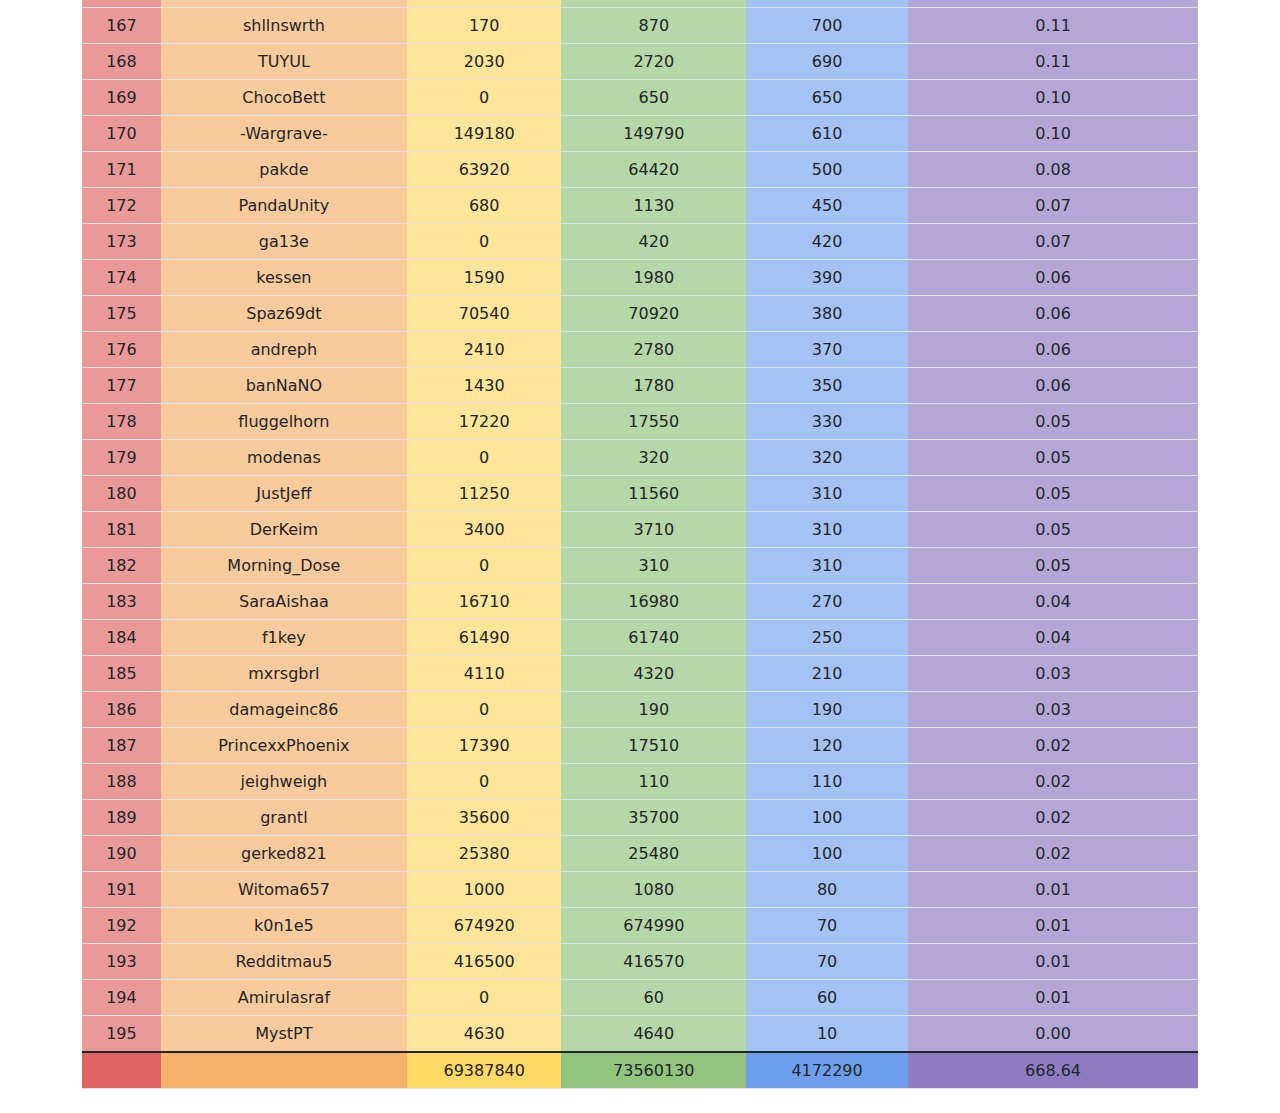
<file: event/6.9.html>
<html lang="en"><head>
    <meta charset="utf-8">
    <meta name="viewport" content="width=device-width, initial-scale=1">
    <title>Banano Freerice Event #6.9 - GayRice</title>
    <link rel="icon" type="image/x-icon" href="../img/icon.png">
    <link href="../css/bootstrap.min.css" rel="stylesheet">
    <link href="../css/style.min.css" rel="stylesheet">
    <meta property="og:title" content="Banano Freerice Event #6.9 - GayRice">
    <meta property="og:url" content="https://s-rv99.github.io/event/current.html">
    <meta property="og:image" content="https://s-rv99.github.io/img/icon.png">
    <meta property="og:type" content="website">
    <meta property="og:description" content="Here you can find info and a leaderboard for the Banano Freerice Event #6.9 - GayRice!">
    <meta property="og:locale" content="en">
</head>
<body>    
    <header>
        <nav class="navbar fixed-top navbar-expand-md navbar-dark bg-dark pt-1 pb-1">
            <div class="container-fluid">
                <a href="../index.html" class="navbar-brand"><img src="../img/icon.png" alt="Website logo" class="d-inline-block align-top me-1" width="35" height="35">Banano Freerice Events</a>
                <button class="navbar-toggler" type="button" data-bs-toggle="collapse" data-bs-target="#navbarNavAltMarkup" aria-controls="navbarNavAltMarkup" aria-expanded="false" aria-label="Toggle navigation">
                    <span class="navbar-toggler-icon"></span>
                </button>
                <div class="collapse navbar-collapse" id="navbarNavAltMarkup">
                    <div class="navbar-nav">
                        <a class="nav-link" href="../leaderboard.html">Leaderboard</a>
                        <a class="nav-link" href="../weekly.html">Weekly leaderboard</a>
                        <a class="nav-link" href="#">Current event</a>
                        <li class="nav-item dropdown">
                            <a class="nav-link dropdown-toggle" href="#" id="navbarDropdown" role="button" data-bs-toggle="dropdown" aria-expanded="false">Past events</a>
                            <ul class="dropdown-menu dropdown-menu-dark" aria-labelledby="navbarDropdown">
                                <li><a class="dropdown-item" href="6.html">Freerice Event #6</a></li>
                                <li><a class="dropdown-item" href="5.html">Freerice Event #5 - Animal Edition</a></li>
                                <li><a class="dropdown-item" href="4.html">Freerice Event #4 - Free Fried Rice</a></li>
                                <li><a class="dropdown-item" href="3.html">Freerice Event #3</a></li>
                                <li><a class="dropdown-item" href="2.html">Freerice Event #2 - Freerice Holiday</a></li>
                                <li><a class="dropdown-item" href="1.html">Freerice Event #1</a></li>
                            </ul>
                        </li>
                    </div>
                </div>
            </div>
        </nav>
    </header>
<main class="container">
    <h1 class="mt-2 text-center">Freerice Event #6.9 - GayRice</h1>
    <h3 class="text-center">Info</h3>
    <table class="table table-borderless text-center align-middle mb-2">
        <tbody>
            <tr>
                <td>Start date: 2022-06-24 00:00 EST</td>
                <td>End date: 2022-06-30 23:59 EST</td>
            </tr>
            <tr>
                <td>Daily Peel article: <a href="https://www.daily-peel.com/post/gayrice" target="_blank" rel="noreferrer noopener">link</a></td>
                <td>Official spreadsheet: <a href="https://docs.google.com/spreadsheets/d/1g4lSUC-WpCOuyToYyyqQiBb_yj22f_dIaExPhPzc_QA/edit?usp=sharing" target="_blank" rel="noreferrer noopener">link</a></td>
            </tr>
            <tr>
                <td>Sign up form: <a href="https://forms.gle/LKDTcLzXGm2Mx62r5" target="_blank" rel="noreferrer noopener">link</a></td>
                <td>BAN donation wallet: <a href="https://creeper.banano.cc/account/ban_1ricex9kie3if1qros9s84joa6hnqd97nqc9fo58ca4ro3b1hnpyujjixoyt" target="_blank" rel="noreferrer noopener">link</a></td>
            </tr>
        </tbody>
    </table>
    <h3 class="text-center">Stats</h3>
    <div class="row">
        <div class="col-sm text-center">Current prize pot: <span id="balance">10042.81</span> BAN</div>
        <div class="col-sm text-center">Participants: <span id="totp">195</span> (<span id="newp">46</span> new)</div>
        <div class="col-sm text-center">Total event rice: <span id="totr">4172290</span></div>
    </div>
    <h3 class="text-center pb-2 pt-2">Leaderboard</h3>
    <div class="px-3 mb-5 hide" id="load">
        <div class="card mx-auto lcard">
            <div class="card-body">
                <h2 class="card-title text-black text-center">Loading data ...</h2>
                <p class="card-text text-dark text-center fs-5">This may take some time</p>
                <p class="card-text mb-2 text-dark">Loading userID-username associations <span id="l1">✔</span></p>
                <p class="card-text mb-2 text-dark">Loading blacklist <span id="l2">✔</span></p>
                <p class="card-text mb-2 text-dark">Loading start snapshot <span id="l4">✔</span></p>
                <p class="card-text mb-2 text-dark">Loading r/banano leaderboard data: <span id="l3">29/29</span></p>
            </div>
        </div>
    </div>
    <div class="table-responsive" id="tab">
    <table class="table align-middle text-center mb-4">
        <thead>
            <tr>
                <th class="align-middle" scope="col" style="background-color: #E06666;">Rank</th>
                <th class="align-middle" scope="col" style="background-color: #F6B26B;">Username</th>
                <th class="align-middle" scope="col" style="background-color: #FFD966;">Rice (Start)</th>
                <th class="align-middle" scope="col" style="background-color: #93C47D;">Rice (Current)</th>
                <th class="align-middle" scope="col" style="background-color: #6D9EEB;">Rice (Event)</th>
                <th class="align-middle" scope="col" style="background-color: #8E7CC3;">Meals provided (130 g)</th>
            </tr>
        </thead>
        <tbody id="b">
        <tr><td style="background-color: rgb(234, 153, 153);">1</td><td style="background-color: rgb(249, 203, 156);">vafrff</td><td style="background-color: rgb(255, 229, 153);">8430</td><td style="background-color: rgb(182, 215, 168);">243490</td><td style="background-color: rgb(164, 194, 244);">235060</td><td style="background-color: rgb(180, 167, 214);">37.67</td></tr><tr><td style="background-color: rgb(234, 153, 153);">2</td><td style="background-color: rgb(249, 203, 156);">thisiseva</td><td style="background-color: rgb(255, 229, 153);">70880</td><td style="background-color: rgb(182, 215, 168);">254570</td><td style="background-color: rgb(164, 194, 244);">183690</td><td style="background-color: rgb(180, 167, 214);">29.44</td></tr><tr><td style="background-color: rgb(234, 153, 153);">3</td><td style="background-color: rgb(249, 203, 156);">ricardo0139</td><td style="background-color: rgb(255, 229, 153);">819070</td><td style="background-color: rgb(182, 215, 168);">1000010</td><td style="background-color: rgb(164, 194, 244);">180940</td><td style="background-color: rgb(180, 167, 214);">29.00</td></tr><tr><td style="background-color: rgb(234, 153, 153);">4</td><td style="background-color: rgb(249, 203, 156);">BemRebel</td><td style="background-color: rgb(255, 229, 153);">726490</td><td style="background-color: rgb(182, 215, 168);">887640</td><td style="background-color: rgb(164, 194, 244);">161150</td><td style="background-color: rgb(180, 167, 214);">25.83</td></tr><tr><td style="background-color: rgb(234, 153, 153);">5</td><td style="background-color: rgb(249, 203, 156);">Lowkeyy</td><td style="background-color: rgb(255, 229, 153);">318240</td><td style="background-color: rgb(182, 215, 168);">458940</td><td style="background-color: rgb(164, 194, 244);">140700</td><td style="background-color: rgb(180, 167, 214);">22.55</td></tr><tr><td style="background-color: rgb(234, 153, 153);">6</td><td style="background-color: rgb(249, 203, 156);">unagichill</td><td style="background-color: rgb(255, 229, 153);">190030</td><td style="background-color: rgb(182, 215, 168);">330500</td><td style="background-color: rgb(164, 194, 244);">140470</td><td style="background-color: rgb(180, 167, 214);">22.51</td></tr><tr><td style="background-color: rgb(234, 153, 153);">7</td><td style="background-color: rgb(249, 203, 156);">OviRussianSpy</td><td style="background-color: rgb(255, 229, 153);">876610</td><td style="background-color: rgb(182, 215, 168);">983650</td><td style="background-color: rgb(164, 194, 244);">107040</td><td style="background-color: rgb(180, 167, 214);">17.15</td></tr><tr><td style="background-color: rgb(234, 153, 153);">8</td><td style="background-color: rgb(249, 203, 156);">COVID_2019</td><td style="background-color: rgb(255, 229, 153);">101000</td><td style="background-color: rgb(182, 215, 168);">202000</td><td style="background-color: rgb(164, 194, 244);">101000</td><td style="background-color: rgb(180, 167, 214);">16.19</td></tr><tr><td style="background-color: rgb(234, 153, 153);">9</td><td style="background-color: rgb(249, 203, 156);">rode1662</td><td style="background-color: rgb(255, 229, 153);">1031390</td><td style="background-color: rgb(182, 215, 168);">1109230</td><td style="background-color: rgb(164, 194, 244);">77840</td><td style="background-color: rgb(180, 167, 214);">12.47</td></tr><tr><td style="background-color: rgb(234, 153, 153);">10</td><td style="background-color: rgb(249, 203, 156);">er5twh1le</td><td style="background-color: rgb(255, 229, 153);">643400</td><td style="background-color: rgb(182, 215, 168);">721130</td><td style="background-color: rgb(164, 194, 244);">77730</td><td style="background-color: rgb(180, 167, 214);">12.46</td></tr><tr><td style="background-color: rgb(234, 153, 153);">11</td><td style="background-color: rgb(249, 203, 156);">silly.cat</td><td style="background-color: rgb(255, 229, 153);">1390</td><td style="background-color: rgb(182, 215, 168);">76920</td><td style="background-color: rgb(164, 194, 244);">75530</td><td style="background-color: rgb(180, 167, 214);">12.10</td></tr><tr><td style="background-color: rgb(234, 153, 153);">12</td><td style="background-color: rgb(249, 203, 156);">Meoute</td><td style="background-color: rgb(255, 229, 153);">348540</td><td style="background-color: rgb(182, 215, 168);">423280</td><td style="background-color: rgb(164, 194, 244);">74740</td><td style="background-color: rgb(180, 167, 214);">11.98</td></tr><tr><td style="background-color: rgb(234, 153, 153);">13</td><td style="background-color: rgb(249, 203, 156);">Yosma16</td><td style="background-color: rgb(255, 229, 153);">655800</td><td style="background-color: rgb(182, 215, 168);">729940</td><td style="background-color: rgb(164, 194, 244);">74140</td><td style="background-color: rgb(180, 167, 214);">11.88</td></tr><tr><td style="background-color: rgb(234, 153, 153);">14</td><td style="background-color: rgb(249, 203, 156);">not-a-whale</td><td style="background-color: rgb(255, 229, 153);">641310</td><td style="background-color: rgb(182, 215, 168);">714470</td><td style="background-color: rgb(164, 194, 244);">73160</td><td style="background-color: rgb(180, 167, 214);">11.72</td></tr><tr><td style="background-color: rgb(234, 153, 153);">15</td><td style="background-color: rgb(249, 203, 156);">LeoRice</td><td style="background-color: rgb(255, 229, 153);">358000</td><td style="background-color: rgb(182, 215, 168);">430840</td><td style="background-color: rgb(164, 194, 244);">72840</td><td style="background-color: rgb(180, 167, 214);">11.67</td></tr><tr><td style="background-color: rgb(234, 153, 153);">16</td><td style="background-color: rgb(249, 203, 156);">tschoerk</td><td style="background-color: rgb(255, 229, 153);">69540</td><td style="background-color: rgb(182, 215, 168);">140370</td><td style="background-color: rgb(164, 194, 244);">70830</td><td style="background-color: rgb(180, 167, 214);">11.35</td></tr><tr><td style="background-color: rgb(234, 153, 153);">17</td><td style="background-color: rgb(249, 203, 156);">Hippeye</td><td style="background-color: rgb(255, 229, 153);">10020</td><td style="background-color: rgb(182, 215, 168);">80680</td><td style="background-color: rgb(164, 194, 244);">70660</td><td style="background-color: rgb(180, 167, 214);">11.32</td></tr><tr><td style="background-color: rgb(234, 153, 153);">18</td><td style="background-color: rgb(249, 203, 156);">Michal_86</td><td style="background-color: rgb(255, 229, 153);">102590</td><td style="background-color: rgb(182, 215, 168);">172640</td><td style="background-color: rgb(164, 194, 244);">70050</td><td style="background-color: rgb(180, 167, 214);">11.23</td></tr><tr><td style="background-color: rgb(234, 153, 153);">19</td><td style="background-color: rgb(249, 203, 156);">roarbinson</td><td style="background-color: rgb(255, 229, 153);">420000</td><td style="background-color: rgb(182, 215, 168);">490000</td><td style="background-color: rgb(164, 194, 244);">70000</td><td style="background-color: rgb(180, 167, 214);">11.22</td></tr><tr><td style="background-color: rgb(234, 153, 153);">20</td><td style="background-color: rgb(249, 203, 156);">xuzfih010lv2</td><td style="background-color: rgb(255, 229, 153);">250010</td><td style="background-color: rgb(182, 215, 168);">320010</td><td style="background-color: rgb(164, 194, 244);">70000</td><td style="background-color: rgb(180, 167, 214);">11.22</td></tr><tr><td style="background-color: rgb(234, 153, 153);">21</td><td style="background-color: rgb(249, 203, 156);">mkaykay</td><td style="background-color: rgb(255, 229, 153);">24680</td><td style="background-color: rgb(182, 215, 168);">94300</td><td style="background-color: rgb(164, 194, 244);">69620</td><td style="background-color: rgb(180, 167, 214);">11.16</td></tr><tr><td style="background-color: rgb(234, 153, 153);">22</td><td style="background-color: rgb(249, 203, 156);">AngelitoFrijoles</td><td style="background-color: rgb(255, 229, 153);">0</td><td style="background-color: rgb(182, 215, 168);">69520</td><td style="background-color: rgb(164, 194, 244);">69520</td><td style="background-color: rgb(180, 167, 214);">11.14</td></tr><tr><td style="background-color: rgb(234, 153, 153);">23</td><td style="background-color: rgb(249, 203, 156);">l_toni</td><td style="background-color: rgb(255, 229, 153);">349820</td><td style="background-color: rgb(182, 215, 168);">419280</td><td style="background-color: rgb(164, 194, 244);">69460</td><td style="background-color: rgb(180, 167, 214);">11.13</td></tr><tr><td style="background-color: rgb(234, 153, 153);">24</td><td style="background-color: rgb(249, 203, 156);">banRicer</td><td style="background-color: rgb(255, 229, 153);">204670</td><td style="background-color: rgb(182, 215, 168);">270690</td><td style="background-color: rgb(164, 194, 244);">66020</td><td style="background-color: rgb(180, 167, 214);">10.58</td></tr><tr><td style="background-color: rgb(234, 153, 153);">25</td><td style="background-color: rgb(249, 203, 156);">Morlacky</td><td style="background-color: rgb(255, 229, 153);">500950</td><td style="background-color: rgb(182, 215, 168);">563740</td><td style="background-color: rgb(164, 194, 244);">62790</td><td style="background-color: rgb(180, 167, 214);">10.06</td></tr><tr><td style="background-color: rgb(234, 153, 153);">26</td><td style="background-color: rgb(249, 203, 156);">teddyrawrs</td><td style="background-color: rgb(255, 229, 153);">880</td><td style="background-color: rgb(182, 215, 168);">56060</td><td style="background-color: rgb(164, 194, 244);">55180</td><td style="background-color: rgb(180, 167, 214);">8.84</td></tr><tr><td style="background-color: rgb(234, 153, 153);">27</td><td style="background-color: rgb(249, 203, 156);">banana_fan42</td><td style="background-color: rgb(255, 229, 153);">311380</td><td style="background-color: rgb(182, 215, 168);">366530</td><td style="background-color: rgb(164, 194, 244);">55150</td><td style="background-color: rgb(180, 167, 214);">8.84</td></tr><tr><td style="background-color: rgb(234, 153, 153);">28</td><td style="background-color: rgb(249, 203, 156);">llrik11</td><td style="background-color: rgb(255, 229, 153);">15010</td><td style="background-color: rgb(182, 215, 168);">70020</td><td style="background-color: rgb(164, 194, 244);">55010</td><td style="background-color: rgb(180, 167, 214);">8.82</td></tr><tr><td style="background-color: rgb(234, 153, 153);">29</td><td style="background-color: rgb(249, 203, 156);">koniev</td><td style="background-color: rgb(255, 229, 153);">0</td><td style="background-color: rgb(182, 215, 168);">51180</td><td style="background-color: rgb(164, 194, 244);">51180</td><td style="background-color: rgb(180, 167, 214);">8.20</td></tr><tr><td style="background-color: rgb(234, 153, 153);">30</td><td style="background-color: rgb(249, 203, 156);">BigM81</td><td style="background-color: rgb(255, 229, 153);">162000</td><td style="background-color: rgb(182, 215, 168);">207580</td><td style="background-color: rgb(164, 194, 244);">45580</td><td style="background-color: rgb(180, 167, 214);">7.30</td></tr><tr><td style="background-color: rgb(234, 153, 153);">31</td><td style="background-color: rgb(249, 203, 156);">IceFox</td><td style="background-color: rgb(255, 229, 153);">0</td><td style="background-color: rgb(182, 215, 168);">43880</td><td style="background-color: rgb(164, 194, 244);">43880</td><td style="background-color: rgb(180, 167, 214);">7.03</td></tr><tr><td style="background-color: rgb(234, 153, 153);">32</td><td style="background-color: rgb(249, 203, 156);">to4zter</td><td style="background-color: rgb(255, 229, 153);">294300</td><td style="background-color: rgb(182, 215, 168);">334030</td><td style="background-color: rgb(164, 194, 244);">39730</td><td style="background-color: rgb(180, 167, 214);">6.37</td></tr><tr><td style="background-color: rgb(234, 153, 153);">33</td><td style="background-color: rgb(249, 203, 156);">Megatecno</td><td style="background-color: rgb(255, 229, 153);">144250</td><td style="background-color: rgb(182, 215, 168);">181350</td><td style="background-color: rgb(164, 194, 244);">37100</td><td style="background-color: rgb(180, 167, 214);">5.95</td></tr><tr><td style="background-color: rgb(234, 153, 153);">34</td><td style="background-color: rgb(249, 203, 156);">ralfy00</td><td style="background-color: rgb(255, 229, 153);">173650</td><td style="background-color: rgb(182, 215, 168);">210370</td><td style="background-color: rgb(164, 194, 244);">36720</td><td style="background-color: rgb(180, 167, 214);">5.88</td></tr><tr><td style="background-color: rgb(234, 153, 153);">35</td><td style="background-color: rgb(249, 203, 156);">brnmd</td><td style="background-color: rgb(255, 229, 153);">79000</td><td style="background-color: rgb(182, 215, 168);">114000</td><td style="background-color: rgb(164, 194, 244);">35000</td><td style="background-color: rgb(180, 167, 214);">5.61</td></tr><tr><td style="background-color: rgb(234, 153, 153);">36</td><td style="background-color: rgb(249, 203, 156);">Rumple4skin</td><td style="background-color: rgb(255, 229, 153);">47830</td><td style="background-color: rgb(182, 215, 168);">82800</td><td style="background-color: rgb(164, 194, 244);">34970</td><td style="background-color: rgb(180, 167, 214);">5.60</td></tr><tr><td style="background-color: rgb(234, 153, 153);">37</td><td style="background-color: rgb(249, 203, 156);">verynoicebanano</td><td style="background-color: rgb(255, 229, 153);">0</td><td style="background-color: rgb(182, 215, 168);">34250</td><td style="background-color: rgb(164, 194, 244);">34250</td><td style="background-color: rgb(180, 167, 214);">5.49</td></tr><tr><td style="background-color: rgb(234, 153, 153);">38</td><td style="background-color: rgb(249, 203, 156);">RiceGUYeciR</td><td style="background-color: rgb(255, 229, 153);">0</td><td style="background-color: rgb(182, 215, 168);">34060</td><td style="background-color: rgb(164, 194, 244);">34060</td><td style="background-color: rgb(180, 167, 214);">5.46</td></tr><tr><td style="background-color: rgb(234, 153, 153);">39</td><td style="background-color: rgb(249, 203, 156);">Asmodeusz</td><td style="background-color: rgb(255, 229, 153);">86000</td><td style="background-color: rgb(182, 215, 168);">119140</td><td style="background-color: rgb(164, 194, 244);">33140</td><td style="background-color: rgb(180, 167, 214);">5.31</td></tr><tr><td style="background-color: rgb(234, 153, 153);">40</td><td style="background-color: rgb(249, 203, 156);">Barnagain</td><td style="background-color: rgb(255, 229, 153);">129610</td><td style="background-color: rgb(182, 215, 168);">161500</td><td style="background-color: rgb(164, 194, 244);">31890</td><td style="background-color: rgb(180, 167, 214);">5.11</td></tr><tr><td style="background-color: rgb(234, 153, 153);">41</td><td style="background-color: rgb(249, 203, 156);">dakar666</td><td style="background-color: rgb(255, 229, 153);">117550</td><td style="background-color: rgb(182, 215, 168);">148480</td><td style="background-color: rgb(164, 194, 244);">30930</td><td style="background-color: rgb(180, 167, 214);">4.96</td></tr><tr><td style="background-color: rgb(234, 153, 153);">42</td><td style="background-color: rgb(249, 203, 156);">Maretta</td><td style="background-color: rgb(255, 229, 153);">810580</td><td style="background-color: rgb(182, 215, 168);">840960</td><td style="background-color: rgb(164, 194, 244);">30380</td><td style="background-color: rgb(180, 167, 214);">4.87</td></tr><tr><td style="background-color: rgb(234, 153, 153);">43</td><td style="background-color: rgb(249, 203, 156);">gottagodowntogoup</td><td style="background-color: rgb(255, 229, 153);">343380</td><td style="background-color: rgb(182, 215, 168);">372920</td><td style="background-color: rgb(164, 194, 244);">29540</td><td style="background-color: rgb(180, 167, 214);">4.73</td></tr><tr><td style="background-color: rgb(234, 153, 153);">44</td><td style="background-color: rgb(249, 203, 156);">Delgnelm</td><td style="background-color: rgb(255, 229, 153);">2810</td><td style="background-color: rgb(182, 215, 168);">30630</td><td style="background-color: rgb(164, 194, 244);">27820</td><td style="background-color: rgb(180, 167, 214);">4.46</td></tr><tr><td style="background-color: rgb(234, 153, 153);">45</td><td style="background-color: rgb(249, 203, 156);">s_rv-</td><td style="background-color: rgb(255, 229, 153);">406200</td><td style="background-color: rgb(182, 215, 168);">432540</td><td style="background-color: rgb(164, 194, 244);">26340</td><td style="background-color: rgb(180, 167, 214);">4.22</td></tr><tr><td style="background-color: rgb(234, 153, 153);">46</td><td style="background-color: rgb(249, 203, 156);">freerice4747</td><td style="background-color: rgb(255, 229, 153);">527520</td><td style="background-color: rgb(182, 215, 168);">553140</td><td style="background-color: rgb(164, 194, 244);">25620</td><td style="background-color: rgb(180, 167, 214);">4.11</td></tr><tr><td style="background-color: rgb(234, 153, 153);">47</td><td style="background-color: rgb(249, 203, 156);">Yoned</td><td style="background-color: rgb(255, 229, 153);">171300</td><td style="background-color: rgb(182, 215, 168);">196350</td><td style="background-color: rgb(164, 194, 244);">25050</td><td style="background-color: rgb(180, 167, 214);">4.01</td></tr><tr><td style="background-color: rgb(234, 153, 153);">48</td><td style="background-color: rgb(249, 203, 156);">chainlink13</td><td style="background-color: rgb(255, 229, 153);">37050</td><td style="background-color: rgb(182, 215, 168);">61010</td><td style="background-color: rgb(164, 194, 244);">23960</td><td style="background-color: rgb(180, 167, 214);">3.84</td></tr><tr><td style="background-color: rgb(234, 153, 153);">49</td><td style="background-color: rgb(249, 203, 156);">Kiwicita</td><td style="background-color: rgb(255, 229, 153);">3150</td><td style="background-color: rgb(182, 215, 168);">27020</td><td style="background-color: rgb(164, 194, 244);">23870</td><td style="background-color: rgb(180, 167, 214);">3.83</td></tr><tr><td style="background-color: rgb(234, 153, 153);">50</td><td style="background-color: rgb(249, 203, 156);">Neat monkey</td><td style="background-color: rgb(255, 229, 153);">199730</td><td style="background-color: rgb(182, 215, 168);">223540</td><td style="background-color: rgb(164, 194, 244);">23810</td><td style="background-color: rgb(180, 167, 214);">3.82</td></tr><tr><td style="background-color: rgb(234, 153, 153);">51</td><td style="background-color: rgb(249, 203, 156);">pyjamo</td><td style="background-color: rgb(255, 229, 153);">122330</td><td style="background-color: rgb(182, 215, 168);">146010</td><td style="background-color: rgb(164, 194, 244);">23680</td><td style="background-color: rgb(180, 167, 214);">3.79</td></tr><tr><td style="background-color: rgb(234, 153, 153);">52</td><td style="background-color: rgb(249, 203, 156);">subsistencefarmer</td><td style="background-color: rgb(255, 229, 153);">0</td><td style="background-color: rgb(182, 215, 168);">23020</td><td style="background-color: rgb(164, 194, 244);">23020</td><td style="background-color: rgb(180, 167, 214);">3.69</td></tr><tr><td style="background-color: rgb(234, 153, 153);">53</td><td style="background-color: rgb(249, 203, 156);">crumbnumber1</td><td style="background-color: rgb(255, 229, 153);">35200</td><td style="background-color: rgb(182, 215, 168);">57640</td><td style="background-color: rgb(164, 194, 244);">22440</td><td style="background-color: rgb(180, 167, 214);">3.60</td></tr><tr><td style="background-color: rgb(234, 153, 153);">54</td><td style="background-color: rgb(249, 203, 156);">MoraVII</td><td style="background-color: rgb(255, 229, 153);">58740</td><td style="background-color: rgb(182, 215, 168);">78940</td><td style="background-color: rgb(164, 194, 244);">20200</td><td style="background-color: rgb(180, 167, 214);">3.24</td></tr><tr><td style="background-color: rgb(234, 153, 153);">55</td><td style="background-color: rgb(249, 203, 156);">Numbr1sasquatch</td><td style="background-color: rgb(255, 229, 153);">10000</td><td style="background-color: rgb(182, 215, 168);">30000</td><td style="background-color: rgb(164, 194, 244);">20000</td><td style="background-color: rgb(180, 167, 214);">3.21</td></tr><tr><td style="background-color: rgb(234, 153, 153);">56</td><td style="background-color: rgb(249, 203, 156);">somoon</td><td style="background-color: rgb(255, 229, 153);">0</td><td style="background-color: rgb(182, 215, 168);">18460</td><td style="background-color: rgb(164, 194, 244);">18460</td><td style="background-color: rgb(180, 167, 214);">2.96</td></tr><tr><td style="background-color: rgb(234, 153, 153);">57</td><td style="background-color: rgb(249, 203, 156);">OhRobbyRob</td><td style="background-color: rgb(255, 229, 153);">0</td><td style="background-color: rgb(182, 215, 168);">17900</td><td style="background-color: rgb(164, 194, 244);">17900</td><td style="background-color: rgb(180, 167, 214);">2.87</td></tr><tr><td style="background-color: rgb(234, 153, 153);">58</td><td style="background-color: rgb(249, 203, 156);">DSpider</td><td style="background-color: rgb(255, 229, 153);">75030</td><td style="background-color: rgb(182, 215, 168);">91150</td><td style="background-color: rgb(164, 194, 244);">16120</td><td style="background-color: rgb(180, 167, 214);">2.58</td></tr><tr><td style="background-color: rgb(234, 153, 153);">59</td><td style="background-color: rgb(249, 203, 156);">takerukoushirou</td><td style="background-color: rgb(255, 229, 153);">30520</td><td style="background-color: rgb(182, 215, 168);">46570</td><td style="background-color: rgb(164, 194, 244);">16050</td><td style="background-color: rgb(180, 167, 214);">2.57</td></tr><tr><td style="background-color: rgb(234, 153, 153);">60</td><td style="background-color: rgb(249, 203, 156);">KermitTheFrogo01</td><td style="background-color: rgb(255, 229, 153);">217220</td><td style="background-color: rgb(182, 215, 168);">232740</td><td style="background-color: rgb(164, 194, 244);">15520</td><td style="background-color: rgb(180, 167, 214);">2.49</td></tr><tr><td style="background-color: rgb(234, 153, 153);">61</td><td style="background-color: rgb(249, 203, 156);">majic2</td><td style="background-color: rgb(255, 229, 153);">69190</td><td style="background-color: rgb(182, 215, 168);">84620</td><td style="background-color: rgb(164, 194, 244);">15430</td><td style="background-color: rgb(180, 167, 214);">2.47</td></tr><tr><td style="background-color: rgb(234, 153, 153);">62</td><td style="background-color: rgb(249, 203, 156);">ookook</td><td style="background-color: rgb(255, 229, 153);">59850</td><td style="background-color: rgb(182, 215, 168);">75190</td><td style="background-color: rgb(164, 194, 244);">15340</td><td style="background-color: rgb(180, 167, 214);">2.46</td></tr><tr><td style="background-color: rgb(234, 153, 153);">63</td><td style="background-color: rgb(249, 203, 156);">Blushrabbit</td><td style="background-color: rgb(255, 229, 153);">10570</td><td style="background-color: rgb(182, 215, 168);">25770</td><td style="background-color: rgb(164, 194, 244);">15200</td><td style="background-color: rgb(180, 167, 214);">2.44</td></tr><tr><td style="background-color: rgb(234, 153, 153);">64</td><td style="background-color: rgb(249, 203, 156);">Citizen of Jar</td><td style="background-color: rgb(255, 229, 153);">28050</td><td style="background-color: rgb(182, 215, 168);">43100</td><td style="background-color: rgb(164, 194, 244);">15050</td><td style="background-color: rgb(180, 167, 214);">2.41</td></tr><tr><td style="background-color: rgb(234, 153, 153);">65</td><td style="background-color: rgb(249, 203, 156);">TheBearGuy</td><td style="background-color: rgb(255, 229, 153);">10270</td><td style="background-color: rgb(182, 215, 168);">24930</td><td style="background-color: rgb(164, 194, 244);">14660</td><td style="background-color: rgb(180, 167, 214);">2.35</td></tr><tr><td style="background-color: rgb(234, 153, 153);">66</td><td style="background-color: rgb(249, 203, 156);">ChaosTheory</td><td style="background-color: rgb(255, 229, 153);">81250</td><td style="background-color: rgb(182, 215, 168);">95730</td><td style="background-color: rgb(164, 194, 244);">14480</td><td style="background-color: rgb(180, 167, 214);">2.32</td></tr><tr><td style="background-color: rgb(234, 153, 153);">67</td><td style="background-color: rgb(249, 203, 156);">wabicek</td><td style="background-color: rgb(255, 229, 153);">193130</td><td style="background-color: rgb(182, 215, 168);">206000</td><td style="background-color: rgb(164, 194, 244);">12870</td><td style="background-color: rgb(180, 167, 214);">2.06</td></tr><tr><td style="background-color: rgb(234, 153, 153);">68</td><td style="background-color: rgb(249, 203, 156);">PepeSilvia</td><td style="background-color: rgb(255, 229, 153);">33000</td><td style="background-color: rgb(182, 215, 168);">45500</td><td style="background-color: rgb(164, 194, 244);">12500</td><td style="background-color: rgb(180, 167, 214);">2.00</td></tr><tr><td style="background-color: rgb(234, 153, 153);">69</td><td style="background-color: rgb(249, 203, 156);">staypufft</td><td style="background-color: rgb(255, 229, 153);">2000</td><td style="background-color: rgb(182, 215, 168);">14200</td><td style="background-color: rgb(164, 194, 244);">12200</td><td style="background-color: rgb(180, 167, 214);">1.96</td></tr><tr><td style="background-color: rgb(234, 153, 153);">70</td><td style="background-color: rgb(249, 203, 156);">phesi</td><td style="background-color: rgb(255, 229, 153);">1520</td><td style="background-color: rgb(182, 215, 168);">13520</td><td style="background-color: rgb(164, 194, 244);">12000</td><td style="background-color: rgb(180, 167, 214);">1.92</td></tr><tr><td style="background-color: rgb(234, 153, 153);">71</td><td style="background-color: rgb(249, 203, 156);">sagelsr</td><td style="background-color: rgb(255, 229, 153);">11920</td><td style="background-color: rgb(182, 215, 168);">23500</td><td style="background-color: rgb(164, 194, 244);">11580</td><td style="background-color: rgb(180, 167, 214);">1.86</td></tr><tr><td style="background-color: rgb(234, 153, 153);">72</td><td style="background-color: rgb(249, 203, 156);">keepsformat</td><td style="background-color: rgb(255, 229, 153);">10040</td><td style="background-color: rgb(182, 215, 168);">19690</td><td style="background-color: rgb(164, 194, 244);">9650</td><td style="background-color: rgb(180, 167, 214);">1.55</td></tr><tr><td style="background-color: rgb(234, 153, 153);">73</td><td style="background-color: rgb(249, 203, 156);">JoeyMelone</td><td style="background-color: rgb(255, 229, 153);">56080</td><td style="background-color: rgb(182, 215, 168);">65470</td><td style="background-color: rgb(164, 194, 244);">9390</td><td style="background-color: rgb(180, 167, 214);">1.50</td></tr><tr><td style="background-color: rgb(234, 153, 153);">74</td><td style="background-color: rgb(249, 203, 156);">LazyUsernameChoice</td><td style="background-color: rgb(255, 229, 153);">107470</td><td style="background-color: rgb(182, 215, 168);">116770</td><td style="background-color: rgb(164, 194, 244);">9300</td><td style="background-color: rgb(180, 167, 214);">1.49</td></tr><tr><td style="background-color: rgb(234, 153, 153);">75</td><td style="background-color: rgb(249, 203, 156);">Marcoc84</td><td style="background-color: rgb(255, 229, 153);">38040</td><td style="background-color: rgb(182, 215, 168);">47300</td><td style="background-color: rgb(164, 194, 244);">9260</td><td style="background-color: rgb(180, 167, 214);">1.48</td></tr><tr><td style="background-color: rgb(234, 153, 153);">76</td><td style="background-color: rgb(249, 203, 156);">grantl23</td><td style="background-color: rgb(255, 229, 153);">0</td><td style="background-color: rgb(182, 215, 168);">9100</td><td style="background-color: rgb(164, 194, 244);">9100</td><td style="background-color: rgb(180, 167, 214);">1.46</td></tr><tr><td style="background-color: rgb(234, 153, 153);">77</td><td style="background-color: rgb(249, 203, 156);">Mousethecat</td><td style="background-color: rgb(255, 229, 153);">5540</td><td style="background-color: rgb(182, 215, 168);">14550</td><td style="background-color: rgb(164, 194, 244);">9010</td><td style="background-color: rgb(180, 167, 214);">1.44</td></tr><tr><td style="background-color: rgb(234, 153, 153);">78</td><td style="background-color: rgb(249, 203, 156);">Breault720</td><td style="background-color: rgb(255, 229, 153);">160000</td><td style="background-color: rgb(182, 215, 168);">168960</td><td style="background-color: rgb(164, 194, 244);">8960</td><td style="background-color: rgb(180, 167, 214);">1.44</td></tr><tr><td style="background-color: rgb(234, 153, 153);">79</td><td style="background-color: rgb(249, 203, 156);">the_crypto_d</td><td style="background-color: rgb(255, 229, 153);">0</td><td style="background-color: rgb(182, 215, 168);">8560</td><td style="background-color: rgb(164, 194, 244);">8560</td><td style="background-color: rgb(180, 167, 214);">1.37</td></tr><tr><td style="background-color: rgb(234, 153, 153);">80</td><td style="background-color: rgb(249, 203, 156);">TheBfB</td><td style="background-color: rgb(255, 229, 153);">69420</td><td style="background-color: rgb(182, 215, 168);">77840</td><td style="background-color: rgb(164, 194, 244);">8420</td><td style="background-color: rgb(180, 167, 214);">1.35</td></tr><tr><td style="background-color: rgb(234, 153, 153);">81</td><td style="background-color: rgb(249, 203, 156);">Draeorc</td><td style="background-color: rgb(255, 229, 153);">13750</td><td style="background-color: rgb(182, 215, 168);">22050</td><td style="background-color: rgb(164, 194, 244);">8300</td><td style="background-color: rgb(180, 167, 214);">1.33</td></tr><tr><td style="background-color: rgb(234, 153, 153);">82</td><td style="background-color: rgb(249, 203, 156);">Valdas</td><td style="background-color: rgb(255, 229, 153);">31000</td><td style="background-color: rgb(182, 215, 168);">39000</td><td style="background-color: rgb(164, 194, 244);">8000</td><td style="background-color: rgb(180, 167, 214);">1.28</td></tr><tr><td style="background-color: rgb(234, 153, 153);">83</td><td style="background-color: rgb(249, 203, 156);">Kron_</td><td style="background-color: rgb(255, 229, 153);">4100</td><td style="background-color: rgb(182, 215, 168);">12000</td><td style="background-color: rgb(164, 194, 244);">7900</td><td style="background-color: rgb(180, 167, 214);">1.27</td></tr><tr><td style="background-color: rgb(234, 153, 153);">84</td><td style="background-color: rgb(249, 203, 156);">Kewlrabbit</td><td style="background-color: rgb(255, 229, 153);">107110</td><td style="background-color: rgb(182, 215, 168);">115000</td><td style="background-color: rgb(164, 194, 244);">7890</td><td style="background-color: rgb(180, 167, 214);">1.26</td></tr><tr><td style="background-color: rgb(234, 153, 153);">85</td><td style="background-color: rgb(249, 203, 156);">motorkar</td><td style="background-color: rgb(255, 229, 153);">0</td><td style="background-color: rgb(182, 215, 168);">7860</td><td style="background-color: rgb(164, 194, 244);">7860</td><td style="background-color: rgb(180, 167, 214);">1.26</td></tr><tr><td style="background-color: rgb(234, 153, 153);">86</td><td style="background-color: rgb(249, 203, 156);">Riceban</td><td style="background-color: rgb(255, 229, 153);">8780</td><td style="background-color: rgb(182, 215, 168);">16620</td><td style="background-color: rgb(164, 194, 244);">7840</td><td style="background-color: rgb(180, 167, 214);">1.26</td></tr><tr><td style="background-color: rgb(234, 153, 153);">87</td><td style="background-color: rgb(249, 203, 156);">Canarin</td><td style="background-color: rgb(255, 229, 153);">14960</td><td style="background-color: rgb(182, 215, 168);">22780</td><td style="background-color: rgb(164, 194, 244);">7820</td><td style="background-color: rgb(180, 167, 214);">1.25</td></tr><tr><td style="background-color: rgb(234, 153, 153);">88</td><td style="background-color: rgb(249, 203, 156);">Poroshock</td><td style="background-color: rgb(255, 229, 153);">0</td><td style="background-color: rgb(182, 215, 168);">7800</td><td style="background-color: rgb(164, 194, 244);">7800</td><td style="background-color: rgb(180, 167, 214);">1.25</td></tr><tr><td style="background-color: rgb(234, 153, 153);">89</td><td style="background-color: rgb(249, 203, 156);">Skullmunky</td><td style="background-color: rgb(255, 229, 153);">11260</td><td style="background-color: rgb(182, 215, 168);">19020</td><td style="background-color: rgb(164, 194, 244);">7760</td><td style="background-color: rgb(180, 167, 214);">1.24</td></tr><tr><td style="background-color: rgb(234, 153, 153);">90</td><td style="background-color: rgb(249, 203, 156);">IAmNotABartender</td><td style="background-color: rgb(255, 229, 153);">250</td><td style="background-color: rgb(182, 215, 168);">8000</td><td style="background-color: rgb(164, 194, 244);">7750</td><td style="background-color: rgb(180, 167, 214);">1.24</td></tr><tr><td style="background-color: rgb(234, 153, 153);">91</td><td style="background-color: rgb(249, 203, 156);">ispan</td><td style="background-color: rgb(255, 229, 153);">0</td><td style="background-color: rgb(182, 215, 168);">7730</td><td style="background-color: rgb(164, 194, 244);">7730</td><td style="background-color: rgb(180, 167, 214);">1.24</td></tr><tr><td style="background-color: rgb(234, 153, 153);">92</td><td style="background-color: rgb(249, 203, 156);">Su847b7</td><td style="background-color: rgb(255, 229, 153);">9440</td><td style="background-color: rgb(182, 215, 168);">17150</td><td style="background-color: rgb(164, 194, 244);">7710</td><td style="background-color: rgb(180, 167, 214);">1.24</td></tr><tr><td style="background-color: rgb(234, 153, 153);">93</td><td style="background-color: rgb(249, 203, 156);">mmmmm16</td><td style="background-color: rgb(255, 229, 153);">4820</td><td style="background-color: rgb(182, 215, 168);">12490</td><td style="background-color: rgb(164, 194, 244);">7670</td><td style="background-color: rgb(180, 167, 214);">1.23</td></tr><tr><td style="background-color: rgb(234, 153, 153);">94</td><td style="background-color: rgb(249, 203, 156);">Sieghard1990</td><td style="background-color: rgb(255, 229, 153);">25000</td><td style="background-color: rgb(182, 215, 168);">32620</td><td style="background-color: rgb(164, 194, 244);">7620</td><td style="background-color: rgb(180, 167, 214);">1.22</td></tr><tr><td style="background-color: rgb(234, 153, 153);">95</td><td style="background-color: rgb(249, 203, 156);">Coffeeannan</td><td style="background-color: rgb(255, 229, 153);">0</td><td style="background-color: rgb(182, 215, 168);">7590</td><td style="background-color: rgb(164, 194, 244);">7590</td><td style="background-color: rgb(180, 167, 214);">1.22</td></tr><tr><td style="background-color: rgb(234, 153, 153);">96</td><td style="background-color: rgb(249, 203, 156);">jointherevolution</td><td style="background-color: rgb(255, 229, 153);">16910</td><td style="background-color: rgb(182, 215, 168);">24480</td><td style="background-color: rgb(164, 194, 244);">7570</td><td style="background-color: rgb(180, 167, 214);">1.21</td></tr><tr><td style="background-color: rgb(234, 153, 153);">97</td><td style="background-color: rgb(249, 203, 156);">SmiddyPence</td><td style="background-color: rgb(255, 229, 153);">25500</td><td style="background-color: rgb(182, 215, 168);">33010</td><td style="background-color: rgb(164, 194, 244);">7510</td><td style="background-color: rgb(180, 167, 214);">1.20</td></tr><tr><td style="background-color: rgb(234, 153, 153);">98</td><td style="background-color: rgb(249, 203, 156);">cryptoguy</td><td style="background-color: rgb(255, 229, 153);">1040</td><td style="background-color: rgb(182, 215, 168);">8540</td><td style="background-color: rgb(164, 194, 244);">7500</td><td style="background-color: rgb(180, 167, 214);">1.20</td></tr><tr><td style="background-color: rgb(234, 153, 153);">99</td><td style="background-color: rgb(249, 203, 156);">MidnightLilly</td><td style="background-color: rgb(255, 229, 153);">380000</td><td style="background-color: rgb(182, 215, 168);">387420</td><td style="background-color: rgb(164, 194, 244);">7420</td><td style="background-color: rgb(180, 167, 214);">1.19</td></tr><tr><td style="background-color: rgb(234, 153, 153);">100</td><td style="background-color: rgb(249, 203, 156);">odojak1950</td><td style="background-color: rgb(255, 229, 153);">35420</td><td style="background-color: rgb(182, 215, 168);">42770</td><td style="background-color: rgb(164, 194, 244);">7350</td><td style="background-color: rgb(180, 167, 214);">1.18</td></tr><tr><td style="background-color: rgb(234, 153, 153);">101</td><td style="background-color: rgb(249, 203, 156);">Maily69rice</td><td style="background-color: rgb(255, 229, 153);">120030</td><td style="background-color: rgb(182, 215, 168);">127340</td><td style="background-color: rgb(164, 194, 244);">7310</td><td style="background-color: rgb(180, 167, 214);">1.17</td></tr><tr><td style="background-color: rgb(234, 153, 153);">102</td><td style="background-color: rgb(249, 203, 156);">phoenx</td><td style="background-color: rgb(255, 229, 153);">0</td><td style="background-color: rgb(182, 215, 168);">7200</td><td style="background-color: rgb(164, 194, 244);">7200</td><td style="background-color: rgb(180, 167, 214);">1.15</td></tr><tr><td style="background-color: rgb(234, 153, 153);">103</td><td style="background-color: rgb(249, 203, 156);">mcellison3131</td><td style="background-color: rgb(255, 229, 153);">680</td><td style="background-color: rgb(182, 215, 168);">7860</td><td style="background-color: rgb(164, 194, 244);">7180</td><td style="background-color: rgb(180, 167, 214);">1.15</td></tr><tr><td style="background-color: rgb(234, 153, 153);">104</td><td style="background-color: rgb(249, 203, 156);">Scaevola</td><td style="background-color: rgb(255, 229, 153);">20730</td><td style="background-color: rgb(182, 215, 168);">27860</td><td style="background-color: rgb(164, 194, 244);">7130</td><td style="background-color: rgb(180, 167, 214);">1.14</td></tr><tr><td style="background-color: rgb(234, 153, 153);">105</td><td style="background-color: rgb(249, 203, 156);">bananmon</td><td style="background-color: rgb(255, 229, 153);">5850</td><td style="background-color: rgb(182, 215, 168);">12910</td><td style="background-color: rgb(164, 194, 244);">7060</td><td style="background-color: rgb(180, 167, 214);">1.13</td></tr><tr><td style="background-color: rgb(234, 153, 153);">106</td><td style="background-color: rgb(249, 203, 156);">KetsubanZero</td><td style="background-color: rgb(255, 229, 153);">5570</td><td style="background-color: rgb(182, 215, 168);">12600</td><td style="background-color: rgb(164, 194, 244);">7030</td><td style="background-color: rgb(180, 167, 214);">1.13</td></tr><tr><td style="background-color: rgb(234, 153, 153);">107</td><td style="background-color: rgb(249, 203, 156);">RainerB.Stechlich</td><td style="background-color: rgb(255, 229, 153);">32000</td><td style="background-color: rgb(182, 215, 168);">39010</td><td style="background-color: rgb(164, 194, 244);">7010</td><td style="background-color: rgb(180, 167, 214);">1.12</td></tr><tr><td style="background-color: rgb(234, 153, 153);">108</td><td style="background-color: rgb(249, 203, 156);">arunsing</td><td style="background-color: rgb(255, 229, 153);">0</td><td style="background-color: rgb(182, 215, 168);">7010</td><td style="background-color: rgb(164, 194, 244);">7010</td><td style="background-color: rgb(180, 167, 214);">1.12</td></tr><tr><td style="background-color: rgb(234, 153, 153);">109</td><td style="background-color: rgb(249, 203, 156);">timetraveller</td><td style="background-color: rgb(255, 229, 153);">0</td><td style="background-color: rgb(182, 215, 168);">7000</td><td style="background-color: rgb(164, 194, 244);">7000</td><td style="background-color: rgb(180, 167, 214);">1.12</td></tr><tr><td style="background-color: rgb(234, 153, 153);">110</td><td style="background-color: rgb(249, 203, 156);">chaosmonkey</td><td style="background-color: rgb(255, 229, 153);">1260</td><td style="background-color: rgb(182, 215, 168);">8210</td><td style="background-color: rgb(164, 194, 244);">6950</td><td style="background-color: rgb(180, 167, 214);">1.11</td></tr><tr><td style="background-color: rgb(234, 153, 153);">111</td><td style="background-color: rgb(249, 203, 156);">Nathan242</td><td style="background-color: rgb(255, 229, 153);">0</td><td style="background-color: rgb(182, 215, 168);">6930</td><td style="background-color: rgb(164, 194, 244);">6930</td><td style="background-color: rgb(180, 167, 214);">1.11</td></tr><tr><td style="background-color: rgb(234, 153, 153);">112</td><td style="background-color: rgb(249, 203, 156);">SnooPickles</td><td style="background-color: rgb(255, 229, 153);">0</td><td style="background-color: rgb(182, 215, 168);">6920</td><td style="background-color: rgb(164, 194, 244);">6920</td><td style="background-color: rgb(180, 167, 214);">1.11</td></tr><tr><td style="background-color: rgb(234, 153, 153);">113</td><td style="background-color: rgb(249, 203, 156);">GlitterFart</td><td style="background-color: rgb(255, 229, 153);">12140</td><td style="background-color: rgb(182, 215, 168);">19050</td><td style="background-color: rgb(164, 194, 244);">6910</td><td style="background-color: rgb(180, 167, 214);">1.11</td></tr><tr><td style="background-color: rgb(234, 153, 153);">114</td><td style="background-color: rgb(249, 203, 156);">Eliadar</td><td style="background-color: rgb(255, 229, 153);">6340</td><td style="background-color: rgb(182, 215, 168);">13240</td><td style="background-color: rgb(164, 194, 244);">6900</td><td style="background-color: rgb(180, 167, 214);">1.11</td></tr><tr><td style="background-color: rgb(234, 153, 153);">115</td><td style="background-color: rgb(249, 203, 156);">SomeRandomNoob</td><td style="background-color: rgb(255, 229, 153);">2300</td><td style="background-color: rgb(182, 215, 168);">9200</td><td style="background-color: rgb(164, 194, 244);">6900</td><td style="background-color: rgb(180, 167, 214);">1.11</td></tr><tr><td style="background-color: rgb(234, 153, 153);">116</td><td style="background-color: rgb(249, 203, 156);">Banan_ielle</td><td style="background-color: rgb(255, 229, 153);">500</td><td style="background-color: rgb(182, 215, 168);">7100</td><td style="background-color: rgb(164, 194, 244);">6600</td><td style="background-color: rgb(180, 167, 214);">1.06</td></tr><tr><td style="background-color: rgb(234, 153, 153);">117</td><td style="background-color: rgb(249, 203, 156);">buccia</td><td style="background-color: rgb(255, 229, 153);">0</td><td style="background-color: rgb(182, 215, 168);">6470</td><td style="background-color: rgb(164, 194, 244);">6470</td><td style="background-color: rgb(180, 167, 214);">1.04</td></tr><tr><td style="background-color: rgb(234, 153, 153);">118</td><td style="background-color: rgb(249, 203, 156);">512DuncanL</td><td style="background-color: rgb(255, 229, 153);">87810</td><td style="background-color: rgb(182, 215, 168);">93160</td><td style="background-color: rgb(164, 194, 244);">5350</td><td style="background-color: rgb(180, 167, 214);">0.86</td></tr><tr><td style="background-color: rgb(234, 153, 153);">119</td><td style="background-color: rgb(249, 203, 156);">breadamazed</td><td style="background-color: rgb(255, 229, 153);">43260</td><td style="background-color: rgb(182, 215, 168);">48170</td><td style="background-color: rgb(164, 194, 244);">4910</td><td style="background-color: rgb(180, 167, 214);">0.79</td></tr><tr><td style="background-color: rgb(234, 153, 153);">120</td><td style="background-color: rgb(249, 203, 156);">Madogh</td><td style="background-color: rgb(255, 229, 153);">8750</td><td style="background-color: rgb(182, 215, 168);">13310</td><td style="background-color: rgb(164, 194, 244);">4560</td><td style="background-color: rgb(180, 167, 214);">0.73</td></tr><tr><td style="background-color: rgb(234, 153, 153);">121</td><td style="background-color: rgb(249, 203, 156);">CornField</td><td style="background-color: rgb(255, 229, 153);">4030</td><td style="background-color: rgb(182, 215, 168);">8440</td><td style="background-color: rgb(164, 194, 244);">4410</td><td style="background-color: rgb(180, 167, 214);">0.71</td></tr><tr><td style="background-color: rgb(234, 153, 153);">122</td><td style="background-color: rgb(249, 203, 156);">PikaPikaPiii</td><td style="background-color: rgb(255, 229, 153);">6700</td><td style="background-color: rgb(182, 215, 168);">11010</td><td style="background-color: rgb(164, 194, 244);">4310</td><td style="background-color: rgb(180, 167, 214);">0.69</td></tr><tr><td style="background-color: rgb(234, 153, 153);">123</td><td style="background-color: rgb(249, 203, 156);">ItachiRayee</td><td style="background-color: rgb(255, 229, 153);">11660</td><td style="background-color: rgb(182, 215, 168);">15480</td><td style="background-color: rgb(164, 194, 244);">3820</td><td style="background-color: rgb(180, 167, 214);">0.61</td></tr><tr><td style="background-color: rgb(234, 153, 153);">124</td><td style="background-color: rgb(249, 203, 156);">Tiger1647</td><td style="background-color: rgb(255, 229, 153);">16780</td><td style="background-color: rgb(182, 215, 168);">20400</td><td style="background-color: rgb(164, 194, 244);">3620</td><td style="background-color: rgb(180, 167, 214);">0.58</td></tr><tr><td style="background-color: rgb(234, 153, 153);">125</td><td style="background-color: rgb(249, 203, 156);">ducking_lucky</td><td style="background-color: rgb(255, 229, 153);">72450</td><td style="background-color: rgb(182, 215, 168);">75970</td><td style="background-color: rgb(164, 194, 244);">3520</td><td style="background-color: rgb(180, 167, 214);">0.56</td></tr><tr><td style="background-color: rgb(234, 153, 153);">126</td><td style="background-color: rgb(249, 203, 156);">Brilli</td><td style="background-color: rgb(255, 229, 153);">0</td><td style="background-color: rgb(182, 215, 168);">3510</td><td style="background-color: rgb(164, 194, 244);">3510</td><td style="background-color: rgb(180, 167, 214);">0.56</td></tr><tr><td style="background-color: rgb(234, 153, 153);">127</td><td style="background-color: rgb(249, 203, 156);">MrRICEwide</td><td style="background-color: rgb(255, 229, 153);">0</td><td style="background-color: rgb(182, 215, 168);">3490</td><td style="background-color: rgb(164, 194, 244);">3490</td><td style="background-color: rgb(180, 167, 214);">0.56</td></tr><tr><td style="background-color: rgb(234, 153, 153);">128</td><td style="background-color: rgb(249, 203, 156);">SNAK65</td><td style="background-color: rgb(255, 229, 153);">69430</td><td style="background-color: rgb(182, 215, 168);">72670</td><td style="background-color: rgb(164, 194, 244);">3240</td><td style="background-color: rgb(180, 167, 214);">0.52</td></tr><tr><td style="background-color: rgb(234, 153, 153);">129</td><td style="background-color: rgb(249, 203, 156);">GuybrushMeepgood</td><td style="background-color: rgb(255, 229, 153);">0</td><td style="background-color: rgb(182, 215, 168);">3220</td><td style="background-color: rgb(164, 194, 244);">3220</td><td style="background-color: rgb(180, 167, 214);">0.52</td></tr><tr><td style="background-color: rgb(234, 153, 153);">130</td><td style="background-color: rgb(249, 203, 156);">Colourgreen</td><td style="background-color: rgb(255, 229, 153);">14330</td><td style="background-color: rgb(182, 215, 168);">17230</td><td style="background-color: rgb(164, 194, 244);">2900</td><td style="background-color: rgb(180, 167, 214);">0.46</td></tr><tr><td style="background-color: rgb(234, 153, 153);">131</td><td style="background-color: rgb(249, 203, 156);">BAN4BAN</td><td style="background-color: rgb(255, 229, 153);">0</td><td style="background-color: rgb(182, 215, 168);">2900</td><td style="background-color: rgb(164, 194, 244);">2900</td><td style="background-color: rgb(180, 167, 214);">0.46</td></tr><tr><td style="background-color: rgb(234, 153, 153);">132</td><td style="background-color: rgb(249, 203, 156);">ricellama420</td><td style="background-color: rgb(255, 229, 153);">0</td><td style="background-color: rgb(182, 215, 168);">2750</td><td style="background-color: rgb(164, 194, 244);">2750</td><td style="background-color: rgb(180, 167, 214);">0.44</td></tr><tr><td style="background-color: rgb(234, 153, 153);">133</td><td style="background-color: rgb(249, 203, 156);">ManOfGames</td><td style="background-color: rgb(255, 229, 153);">10240</td><td style="background-color: rgb(182, 215, 168);">12940</td><td style="background-color: rgb(164, 194, 244);">2700</td><td style="background-color: rgb(180, 167, 214);">0.43</td></tr><tr><td style="background-color: rgb(234, 153, 153);">134</td><td style="background-color: rgb(249, 203, 156);">lnecrypt</td><td style="background-color: rgb(255, 229, 153);">129980</td><td style="background-color: rgb(182, 215, 168);">132420</td><td style="background-color: rgb(164, 194, 244);">2440</td><td style="background-color: rgb(180, 167, 214);">0.39</td></tr><tr><td style="background-color: rgb(234, 153, 153);">135</td><td style="background-color: rgb(249, 203, 156);">NohemiPDS</td><td style="background-color: rgb(255, 229, 153);">36950</td><td style="background-color: rgb(182, 215, 168);">39210</td><td style="background-color: rgb(164, 194, 244);">2260</td><td style="background-color: rgb(180, 167, 214);">0.36</td></tr><tr><td style="background-color: rgb(234, 153, 153);">136</td><td style="background-color: rgb(249, 203, 156);">Joeism</td><td style="background-color: rgb(255, 229, 153);">0</td><td style="background-color: rgb(182, 215, 168);">2210</td><td style="background-color: rgb(164, 194, 244);">2210</td><td style="background-color: rgb(180, 167, 214);">0.35</td></tr><tr><td style="background-color: rgb(234, 153, 153);">137</td><td style="background-color: rgb(249, 203, 156);">xLoth</td><td style="background-color: rgb(255, 229, 153);">1010</td><td style="background-color: rgb(182, 215, 168);">3140</td><td style="background-color: rgb(164, 194, 244);">2130</td><td style="background-color: rgb(180, 167, 214);">0.34</td></tr><tr><td style="background-color: rgb(234, 153, 153);">138</td><td style="background-color: rgb(249, 203, 156);">zuleal</td><td style="background-color: rgb(255, 229, 153);">11780</td><td style="background-color: rgb(182, 215, 168);">13850</td><td style="background-color: rgb(164, 194, 244);">2070</td><td style="background-color: rgb(180, 167, 214);">0.33</td></tr><tr><td style="background-color: rgb(234, 153, 153);">139</td><td style="background-color: rgb(249, 203, 156);">DestinyBond8</td><td style="background-color: rgb(255, 229, 153);">0</td><td style="background-color: rgb(182, 215, 168);">2060</td><td style="background-color: rgb(164, 194, 244);">2060</td><td style="background-color: rgb(180, 167, 214);">0.33</td></tr><tr><td style="background-color: rgb(234, 153, 153);">140</td><td style="background-color: rgb(249, 203, 156);">MrDeadpool</td><td style="background-color: rgb(255, 229, 153);">0</td><td style="background-color: rgb(182, 215, 168);">2030</td><td style="background-color: rgb(164, 194, 244);">2030</td><td style="background-color: rgb(180, 167, 214);">0.33</td></tr><tr><td style="background-color: rgb(234, 153, 153);">141</td><td style="background-color: rgb(249, 203, 156);">MemezVirus</td><td style="background-color: rgb(255, 229, 153);">5340</td><td style="background-color: rgb(182, 215, 168);">7350</td><td style="background-color: rgb(164, 194, 244);">2010</td><td style="background-color: rgb(180, 167, 214);">0.32</td></tr><tr><td style="background-color: rgb(234, 153, 153);">142</td><td style="background-color: rgb(249, 203, 156);">shishir7kumar</td><td style="background-color: rgb(255, 229, 153);">780</td><td style="background-color: rgb(182, 215, 168);">2780</td><td style="background-color: rgb(164, 194, 244);">2000</td><td style="background-color: rgb(180, 167, 214);">0.32</td></tr><tr><td style="background-color: rgb(234, 153, 153);">143</td><td style="background-color: rgb(249, 203, 156);">starlord04</td><td style="background-color: rgb(255, 229, 153);">0</td><td style="background-color: rgb(182, 215, 168);">2000</td><td style="background-color: rgb(164, 194, 244);">2000</td><td style="background-color: rgb(180, 167, 214);">0.32</td></tr><tr><td style="background-color: rgb(234, 153, 153);">144</td><td style="background-color: rgb(249, 203, 156);">Lassy29</td><td style="background-color: rgb(255, 229, 153);">8770</td><td style="background-color: rgb(182, 215, 168);">10700</td><td style="background-color: rgb(164, 194, 244);">1930</td><td style="background-color: rgb(180, 167, 214);">0.31</td></tr><tr><td style="background-color: rgb(234, 153, 153);">145</td><td style="background-color: rgb(249, 203, 156);">devaux</td><td style="background-color: rgb(255, 229, 153);">2450</td><td style="background-color: rgb(182, 215, 168);">4350</td><td style="background-color: rgb(164, 194, 244);">1900</td><td style="background-color: rgb(180, 167, 214);">0.30</td></tr><tr><td style="background-color: rgb(234, 153, 153);">146</td><td style="background-color: rgb(249, 203, 156);">Ralph678</td><td style="background-color: rgb(255, 229, 153);">0</td><td style="background-color: rgb(182, 215, 168);">1710</td><td style="background-color: rgb(164, 194, 244);">1710</td><td style="background-color: rgb(180, 167, 214);">0.27</td></tr><tr><td style="background-color: rgb(234, 153, 153);">147</td><td style="background-color: rgb(249, 203, 156);">wampa</td><td style="background-color: rgb(255, 229, 153);">0</td><td style="background-color: rgb(182, 215, 168);">1620</td><td style="background-color: rgb(164, 194, 244);">1620</td><td style="background-color: rgb(180, 167, 214);">0.26</td></tr><tr><td style="background-color: rgb(234, 153, 153);">148</td><td style="background-color: rgb(249, 203, 156);">BoGoToL</td><td style="background-color: rgb(255, 229, 153);">0</td><td style="background-color: rgb(182, 215, 168);">1590</td><td style="background-color: rgb(164, 194, 244);">1590</td><td style="background-color: rgb(180, 167, 214);">0.25</td></tr><tr><td style="background-color: rgb(234, 153, 153);">149</td><td style="background-color: rgb(249, 203, 156);">Masterhalo40</td><td style="background-color: rgb(255, 229, 153);">86220</td><td style="background-color: rgb(182, 215, 168);">87720</td><td style="background-color: rgb(164, 194, 244);">1500</td><td style="background-color: rgb(180, 167, 214);">0.24</td></tr><tr><td style="background-color: rgb(234, 153, 153);">150</td><td style="background-color: rgb(249, 203, 156);">brokemybanano</td><td style="background-color: rgb(255, 229, 153);">25000</td><td style="background-color: rgb(182, 215, 168);">26480</td><td style="background-color: rgb(164, 194, 244);">1480</td><td style="background-color: rgb(180, 167, 214);">0.24</td></tr><tr><td style="background-color: rgb(234, 153, 153);">151</td><td style="background-color: rgb(249, 203, 156);">aknox4</td><td style="background-color: rgb(255, 229, 153);">54170</td><td style="background-color: rgb(182, 215, 168);">55600</td><td style="background-color: rgb(164, 194, 244);">1430</td><td style="background-color: rgb(180, 167, 214);">0.23</td></tr><tr><td style="background-color: rgb(234, 153, 153);">152</td><td style="background-color: rgb(249, 203, 156);">kayw_</td><td style="background-color: rgb(255, 229, 153);">750</td><td style="background-color: rgb(182, 215, 168);">2160</td><td style="background-color: rgb(164, 194, 244);">1410</td><td style="background-color: rgb(180, 167, 214);">0.23</td></tr><tr><td style="background-color: rgb(234, 153, 153);">153</td><td style="background-color: rgb(249, 203, 156);">catstickersnft</td><td style="background-color: rgb(255, 229, 153);">1870</td><td style="background-color: rgb(182, 215, 168);">3160</td><td style="background-color: rgb(164, 194, 244);">1290</td><td style="background-color: rgb(180, 167, 214);">0.21</td></tr><tr><td style="background-color: rgb(234, 153, 153);">154</td><td style="background-color: rgb(249, 203, 156);">Nemmotrev</td><td style="background-color: rgb(255, 229, 153);">25730</td><td style="background-color: rgb(182, 215, 168);">27000</td><td style="background-color: rgb(164, 194, 244);">1270</td><td style="background-color: rgb(180, 167, 214);">0.20</td></tr><tr><td style="background-color: rgb(234, 153, 153);">155</td><td style="background-color: rgb(249, 203, 156);">mathmos</td><td style="background-color: rgb(255, 229, 153);">1390</td><td style="background-color: rgb(182, 215, 168);">2650</td><td style="background-color: rgb(164, 194, 244);">1260</td><td style="background-color: rgb(180, 167, 214);">0.20</td></tr><tr><td style="background-color: rgb(234, 153, 153);">156</td><td style="background-color: rgb(249, 203, 156);">hbakken</td><td style="background-color: rgb(255, 229, 153);">0</td><td style="background-color: rgb(182, 215, 168);">1100</td><td style="background-color: rgb(164, 194, 244);">1100</td><td style="background-color: rgb(180, 167, 214);">0.18</td></tr><tr><td style="background-color: rgb(234, 153, 153);">157</td><td style="background-color: rgb(249, 203, 156);">notthevoid</td><td style="background-color: rgb(255, 229, 153);">0</td><td style="background-color: rgb(182, 215, 168);">1100</td><td style="background-color: rgb(164, 194, 244);">1100</td><td style="background-color: rgb(180, 167, 214);">0.18</td></tr><tr><td style="background-color: rgb(234, 153, 153);">158</td><td style="background-color: rgb(249, 203, 156);">Power Pole</td><td style="background-color: rgb(255, 229, 153);">0</td><td style="background-color: rgb(182, 215, 168);">1070</td><td style="background-color: rgb(164, 194, 244);">1070</td><td style="background-color: rgb(180, 167, 214);">0.17</td></tr><tr><td style="background-color: rgb(234, 153, 153);">159</td><td style="background-color: rgb(249, 203, 156);">Jurgita</td><td style="background-color: rgb(255, 229, 153);">41400</td><td style="background-color: rgb(182, 215, 168);">42400</td><td style="background-color: rgb(164, 194, 244);">1000</td><td style="background-color: rgb(180, 167, 214);">0.16</td></tr><tr><td style="background-color: rgb(234, 153, 153);">160</td><td style="background-color: rgb(249, 203, 156);">LuckyToast</td><td style="background-color: rgb(255, 229, 153);">0</td><td style="background-color: rgb(182, 215, 168);">1000</td><td style="background-color: rgb(164, 194, 244);">1000</td><td style="background-color: rgb(180, 167, 214);">0.16</td></tr><tr><td style="background-color: rgb(234, 153, 153);">161</td><td style="background-color: rgb(249, 203, 156);">thedave</td><td style="background-color: rgb(255, 229, 153);">0</td><td style="background-color: rgb(182, 215, 168);">1000</td><td style="background-color: rgb(164, 194, 244);">1000</td><td style="background-color: rgb(180, 167, 214);">0.16</td></tr><tr><td style="background-color: rgb(234, 153, 153);">162</td><td style="background-color: rgb(249, 203, 156);">Pinspops</td><td style="background-color: rgb(255, 229, 153);">19020</td><td style="background-color: rgb(182, 215, 168);">19910</td><td style="background-color: rgb(164, 194, 244);">890</td><td style="background-color: rgb(180, 167, 214);">0.14</td></tr><tr><td style="background-color: rgb(234, 153, 153);">163</td><td style="background-color: rgb(249, 203, 156);">HubbardAlmighty</td><td style="background-color: rgb(255, 229, 153);">0</td><td style="background-color: rgb(182, 215, 168);">790</td><td style="background-color: rgb(164, 194, 244);">790</td><td style="background-color: rgb(180, 167, 214);">0.13</td></tr><tr><td style="background-color: rgb(234, 153, 153);">164</td><td style="background-color: rgb(249, 203, 156);">svkpre</td><td style="background-color: rgb(255, 229, 153);">147430</td><td style="background-color: rgb(182, 215, 168);">148200</td><td style="background-color: rgb(164, 194, 244);">770</td><td style="background-color: rgb(180, 167, 214);">0.12</td></tr><tr><td style="background-color: rgb(234, 153, 153);">165</td><td style="background-color: rgb(249, 203, 156);">David not Copperfield</td><td style="background-color: rgb(255, 229, 153);">0</td><td style="background-color: rgb(182, 215, 168);">730</td><td style="background-color: rgb(164, 194, 244);">730</td><td style="background-color: rgb(180, 167, 214);">0.12</td></tr><tr><td style="background-color: rgb(234, 153, 153);">166</td><td style="background-color: rgb(249, 203, 156);">Lambnoggins</td><td style="background-color: rgb(255, 229, 153);">2570</td><td style="background-color: rgb(182, 215, 168);">3280</td><td style="background-color: rgb(164, 194, 244);">710</td><td style="background-color: rgb(180, 167, 214);">0.11</td></tr><tr><td style="background-color: rgb(234, 153, 153);">167</td><td style="background-color: rgb(249, 203, 156);">shllnswrth</td><td style="background-color: rgb(255, 229, 153);">170</td><td style="background-color: rgb(182, 215, 168);">870</td><td style="background-color: rgb(164, 194, 244);">700</td><td style="background-color: rgb(180, 167, 214);">0.11</td></tr><tr><td style="background-color: rgb(234, 153, 153);">168</td><td style="background-color: rgb(249, 203, 156);">TUYUL</td><td style="background-color: rgb(255, 229, 153);">2030</td><td style="background-color: rgb(182, 215, 168);">2720</td><td style="background-color: rgb(164, 194, 244);">690</td><td style="background-color: rgb(180, 167, 214);">0.11</td></tr><tr><td style="background-color: rgb(234, 153, 153);">169</td><td style="background-color: rgb(249, 203, 156);">ChocoBett</td><td style="background-color: rgb(255, 229, 153);">0</td><td style="background-color: rgb(182, 215, 168);">650</td><td style="background-color: rgb(164, 194, 244);">650</td><td style="background-color: rgb(180, 167, 214);">0.10</td></tr><tr><td style="background-color: rgb(234, 153, 153);">170</td><td style="background-color: rgb(249, 203, 156);">-Wargrave-</td><td style="background-color: rgb(255, 229, 153);">149180</td><td style="background-color: rgb(182, 215, 168);">149790</td><td style="background-color: rgb(164, 194, 244);">610</td><td style="background-color: rgb(180, 167, 214);">0.10</td></tr><tr><td style="background-color: rgb(234, 153, 153);">171</td><td style="background-color: rgb(249, 203, 156);">pakde</td><td style="background-color: rgb(255, 229, 153);">63920</td><td style="background-color: rgb(182, 215, 168);">64420</td><td style="background-color: rgb(164, 194, 244);">500</td><td style="background-color: rgb(180, 167, 214);">0.08</td></tr><tr><td style="background-color: rgb(234, 153, 153);">172</td><td style="background-color: rgb(249, 203, 156);">PandaUnity</td><td style="background-color: rgb(255, 229, 153);">680</td><td style="background-color: rgb(182, 215, 168);">1130</td><td style="background-color: rgb(164, 194, 244);">450</td><td style="background-color: rgb(180, 167, 214);">0.07</td></tr><tr><td style="background-color: rgb(234, 153, 153);">173</td><td style="background-color: rgb(249, 203, 156);">ga13e</td><td style="background-color: rgb(255, 229, 153);">0</td><td style="background-color: rgb(182, 215, 168);">420</td><td style="background-color: rgb(164, 194, 244);">420</td><td style="background-color: rgb(180, 167, 214);">0.07</td></tr><tr><td style="background-color: rgb(234, 153, 153);">174</td><td style="background-color: rgb(249, 203, 156);">kessen</td><td style="background-color: rgb(255, 229, 153);">1590</td><td style="background-color: rgb(182, 215, 168);">1980</td><td style="background-color: rgb(164, 194, 244);">390</td><td style="background-color: rgb(180, 167, 214);">0.06</td></tr><tr><td style="background-color: rgb(234, 153, 153);">175</td><td style="background-color: rgb(249, 203, 156);">Spaz69dt</td><td style="background-color: rgb(255, 229, 153);">70540</td><td style="background-color: rgb(182, 215, 168);">70920</td><td style="background-color: rgb(164, 194, 244);">380</td><td style="background-color: rgb(180, 167, 214);">0.06</td></tr><tr><td style="background-color: rgb(234, 153, 153);">176</td><td style="background-color: rgb(249, 203, 156);">andreph</td><td style="background-color: rgb(255, 229, 153);">2410</td><td style="background-color: rgb(182, 215, 168);">2780</td><td style="background-color: rgb(164, 194, 244);">370</td><td style="background-color: rgb(180, 167, 214);">0.06</td></tr><tr><td style="background-color: rgb(234, 153, 153);">177</td><td style="background-color: rgb(249, 203, 156);">banNaNO</td><td style="background-color: rgb(255, 229, 153);">1430</td><td style="background-color: rgb(182, 215, 168);">1780</td><td style="background-color: rgb(164, 194, 244);">350</td><td style="background-color: rgb(180, 167, 214);">0.06</td></tr><tr><td style="background-color: rgb(234, 153, 153);">178</td><td style="background-color: rgb(249, 203, 156);">fluggelhorn</td><td style="background-color: rgb(255, 229, 153);">17220</td><td style="background-color: rgb(182, 215, 168);">17550</td><td style="background-color: rgb(164, 194, 244);">330</td><td style="background-color: rgb(180, 167, 214);">0.05</td></tr><tr><td style="background-color: rgb(234, 153, 153);">179</td><td style="background-color: rgb(249, 203, 156);">modenas</td><td style="background-color: rgb(255, 229, 153);">0</td><td style="background-color: rgb(182, 215, 168);">320</td><td style="background-color: rgb(164, 194, 244);">320</td><td style="background-color: rgb(180, 167, 214);">0.05</td></tr><tr><td style="background-color: rgb(234, 153, 153);">180</td><td style="background-color: rgb(249, 203, 156);">JustJeff</td><td style="background-color: rgb(255, 229, 153);">11250</td><td style="background-color: rgb(182, 215, 168);">11560</td><td style="background-color: rgb(164, 194, 244);">310</td><td style="background-color: rgb(180, 167, 214);">0.05</td></tr><tr><td style="background-color: rgb(234, 153, 153);">181</td><td style="background-color: rgb(249, 203, 156);">DerKeim</td><td style="background-color: rgb(255, 229, 153);">3400</td><td style="background-color: rgb(182, 215, 168);">3710</td><td style="background-color: rgb(164, 194, 244);">310</td><td style="background-color: rgb(180, 167, 214);">0.05</td></tr><tr><td style="background-color: rgb(234, 153, 153);">182</td><td style="background-color: rgb(249, 203, 156);">Morning_Dose</td><td style="background-color: rgb(255, 229, 153);">0</td><td style="background-color: rgb(182, 215, 168);">310</td><td style="background-color: rgb(164, 194, 244);">310</td><td style="background-color: rgb(180, 167, 214);">0.05</td></tr><tr><td style="background-color: rgb(234, 153, 153);">183</td><td style="background-color: rgb(249, 203, 156);">SaraAishaa</td><td style="background-color: rgb(255, 229, 153);">16710</td><td style="background-color: rgb(182, 215, 168);">16980</td><td style="background-color: rgb(164, 194, 244);">270</td><td style="background-color: rgb(180, 167, 214);">0.04</td></tr><tr><td style="background-color: rgb(234, 153, 153);">184</td><td style="background-color: rgb(249, 203, 156);">f1key</td><td style="background-color: rgb(255, 229, 153);">61490</td><td style="background-color: rgb(182, 215, 168);">61740</td><td style="background-color: rgb(164, 194, 244);">250</td><td style="background-color: rgb(180, 167, 214);">0.04</td></tr><tr><td style="background-color: rgb(234, 153, 153);">185</td><td style="background-color: rgb(249, 203, 156);">mxrsgbrl</td><td style="background-color: rgb(255, 229, 153);">4110</td><td style="background-color: rgb(182, 215, 168);">4320</td><td style="background-color: rgb(164, 194, 244);">210</td><td style="background-color: rgb(180, 167, 214);">0.03</td></tr><tr><td style="background-color: rgb(234, 153, 153);">186</td><td style="background-color: rgb(249, 203, 156);">damageinc86</td><td style="background-color: rgb(255, 229, 153);">0</td><td style="background-color: rgb(182, 215, 168);">190</td><td style="background-color: rgb(164, 194, 244);">190</td><td style="background-color: rgb(180, 167, 214);">0.03</td></tr><tr><td style="background-color: rgb(234, 153, 153);">187</td><td style="background-color: rgb(249, 203, 156);">PrincexxPhoenix</td><td style="background-color: rgb(255, 229, 153);">17390</td><td style="background-color: rgb(182, 215, 168);">17510</td><td style="background-color: rgb(164, 194, 244);">120</td><td style="background-color: rgb(180, 167, 214);">0.02</td></tr><tr><td style="background-color: rgb(234, 153, 153);">188</td><td style="background-color: rgb(249, 203, 156);">jeighweigh</td><td style="background-color: rgb(255, 229, 153);">0</td><td style="background-color: rgb(182, 215, 168);">110</td><td style="background-color: rgb(164, 194, 244);">110</td><td style="background-color: rgb(180, 167, 214);">0.02</td></tr><tr><td style="background-color: rgb(234, 153, 153);">189</td><td style="background-color: rgb(249, 203, 156);">grantl</td><td style="background-color: rgb(255, 229, 153);">35600</td><td style="background-color: rgb(182, 215, 168);">35700</td><td style="background-color: rgb(164, 194, 244);">100</td><td style="background-color: rgb(180, 167, 214);">0.02</td></tr><tr><td style="background-color: rgb(234, 153, 153);">190</td><td style="background-color: rgb(249, 203, 156);">gerked821</td><td style="background-color: rgb(255, 229, 153);">25380</td><td style="background-color: rgb(182, 215, 168);">25480</td><td style="background-color: rgb(164, 194, 244);">100</td><td style="background-color: rgb(180, 167, 214);">0.02</td></tr><tr><td style="background-color: rgb(234, 153, 153);">191</td><td style="background-color: rgb(249, 203, 156);">Witoma657</td><td style="background-color: rgb(255, 229, 153);">1000</td><td style="background-color: rgb(182, 215, 168);">1080</td><td style="background-color: rgb(164, 194, 244);">80</td><td style="background-color: rgb(180, 167, 214);">0.01</td></tr><tr><td style="background-color: rgb(234, 153, 153);">192</td><td style="background-color: rgb(249, 203, 156);">k0n1e5</td><td style="background-color: rgb(255, 229, 153);">674920</td><td style="background-color: rgb(182, 215, 168);">674990</td><td style="background-color: rgb(164, 194, 244);">70</td><td style="background-color: rgb(180, 167, 214);">0.01</td></tr><tr><td style="background-color: rgb(234, 153, 153);">193</td><td style="background-color: rgb(249, 203, 156);">Redditmau5</td><td style="background-color: rgb(255, 229, 153);">416500</td><td style="background-color: rgb(182, 215, 168);">416570</td><td style="background-color: rgb(164, 194, 244);">70</td><td style="background-color: rgb(180, 167, 214);">0.01</td></tr><tr><td style="background-color: rgb(234, 153, 153);">194</td><td style="background-color: rgb(249, 203, 156);">Amirulasraf</td><td style="background-color: rgb(255, 229, 153);">0</td><td style="background-color: rgb(182, 215, 168);">60</td><td style="background-color: rgb(164, 194, 244);">60</td><td style="background-color: rgb(180, 167, 214);">0.01</td></tr><tr><td style="background-color: rgb(234, 153, 153);">195</td><td style="background-color: rgb(249, 203, 156);">MystPT</td><td style="background-color: rgb(255, 229, 153);">4630</td><td style="background-color: rgb(182, 215, 168);">4640</td><td style="background-color: rgb(164, 194, 244);">10</td><td style="background-color: rgb(180, 167, 214);">0.00</td></tr></tbody>
        <tfoot id="f">
        <tr><td style="background-color: rgb(224, 102, 102);"></td><td style="background-color: rgb(246, 178, 107);"></td><td style="background-color: rgb(255, 217, 102);">69387840</td><td style="background-color: rgb(147, 196, 125);">73560130</td><td style="background-color: rgb(109, 158, 235);">4172290</td><td style="background-color: rgb(142, 124, 195);">668.64</td></tr></tfoot>
    </table>
    </div>
</main>
<script src="../js/bootstrap.bundle.min.js"></script>
</body></html>
</file>
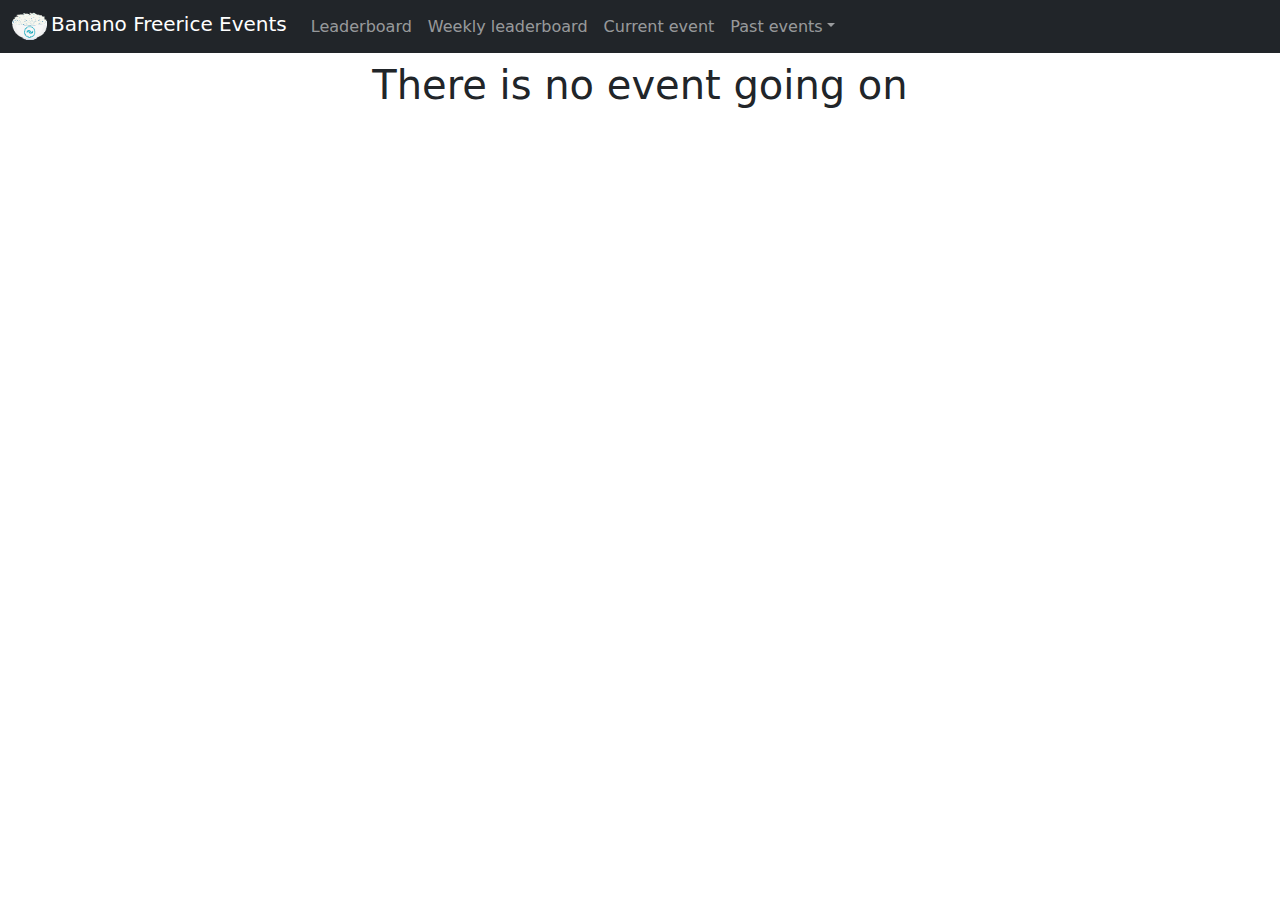
<file: event/current.html>
<!DOCTYPE html>
<html lang="en">
	<head>
    	<meta charset="utf-8">
    	<meta name="viewport" content="width=device-width, initial-scale=1">
    	<title>Banano Freerice Event #6.9 - GayRice</title>
		<link rel="icon" type="image/x-icon" href="../img/icon.png">
		<link href="../css/bootstrap.min.css" rel="stylesheet">
		<link href="../css/style.min.css" rel="stylesheet">
		<meta property="og:title" content="Banano Freerice Event #6.9 - GayRice">
		<meta property="og:url" content="https://s-rv99.github.io/event/current.html">
		<meta property="og:image" content="https://s-rv99.github.io/img/icon.png">
		<meta property="og:type" content="website">
		<meta property="og:description" content="Here you can find info and a leaderboard for the Banano Freerice Event #6.9 - GayRice!">
		<meta property="og:locale" content="en">
	</head>
	<body>    
		<header>
			<nav class="navbar fixed-top navbar-expand-md navbar-dark bg-dark pt-1 pb-1">
				<div class="container-fluid">
					<a href="../index.html" class="navbar-brand"><img src="../img/icon.png" alt="Website logo" class="d-inline-block align-top me-1" width="35" height="35">Banano Freerice Events</a>
					<button class="navbar-toggler" type="button" data-bs-toggle="collapse" data-bs-target="#navbarNavAltMarkup" aria-controls="navbarNavAltMarkup" aria-expanded="false" aria-label="Toggle navigation">
						<span class="navbar-toggler-icon"></span>
					</button>
					<div class="collapse navbar-collapse" id="navbarNavAltMarkup">
						<div class="navbar-nav">
							<a class="nav-link" href="../leaderboard.html">Leaderboard</a>
							<a class="nav-link" href="../weekly.html">Weekly leaderboard</a>
							<a class="nav-link" href="#">Current event</a>
							<li class="nav-item dropdown">
								<a class="nav-link dropdown-toggle" href="#" id="navbarDropdown" role="button" data-bs-toggle="dropdown" aria-expanded="false">Past events</a>
								<ul class="dropdown-menu dropdown-menu-dark" aria-labelledby="navbarDropdown">
									<li><a class="dropdown-item" href="6.html">Freerice Event #6</a></li>
									<li><a class="dropdown-item" href="5.html">Freerice Event #5 - Animal Edition</a></li>
									<li><a class="dropdown-item" href="4.html">Freerice Event #4 - Free Fried Rice</a></li>
									<li><a class="dropdown-item" href="3.html">Freerice Event #3</a></li>
									<li><a class="dropdown-item" href="2.html">Freerice Event #2 - Freerice Holiday</a></li>
									<li><a class="dropdown-item" href="1.html">Freerice Event #1</a></li>
								</ul>
							</li>
						</div>
					</div>
				</div>
			</nav>
		</header>
	<main class="container">
        <h1 class="mt-2 text-center">There is no event going on</h1>
    </main>
    <script src="../js/bootstrap.bundle.min.js"></script>
</body>
</html>
</file>
<file: css/style.min.css>
main{margin-top:61px}.hide{display:none}.lcard{width:fit-content}.freerice-bg{background-color:#36B3C4;border-color:#212124!important;}.banano-bg{background-color:#FBDD11;border-color:#212124!important;}.border-top-dark{border-top:1px;border-color:#000000;}.banano-freerice-bg{background-color:#42A641;border-color:#212124!important;}@media(max-width: 767px){.space-top{margin-top:24px;}}
</file>
